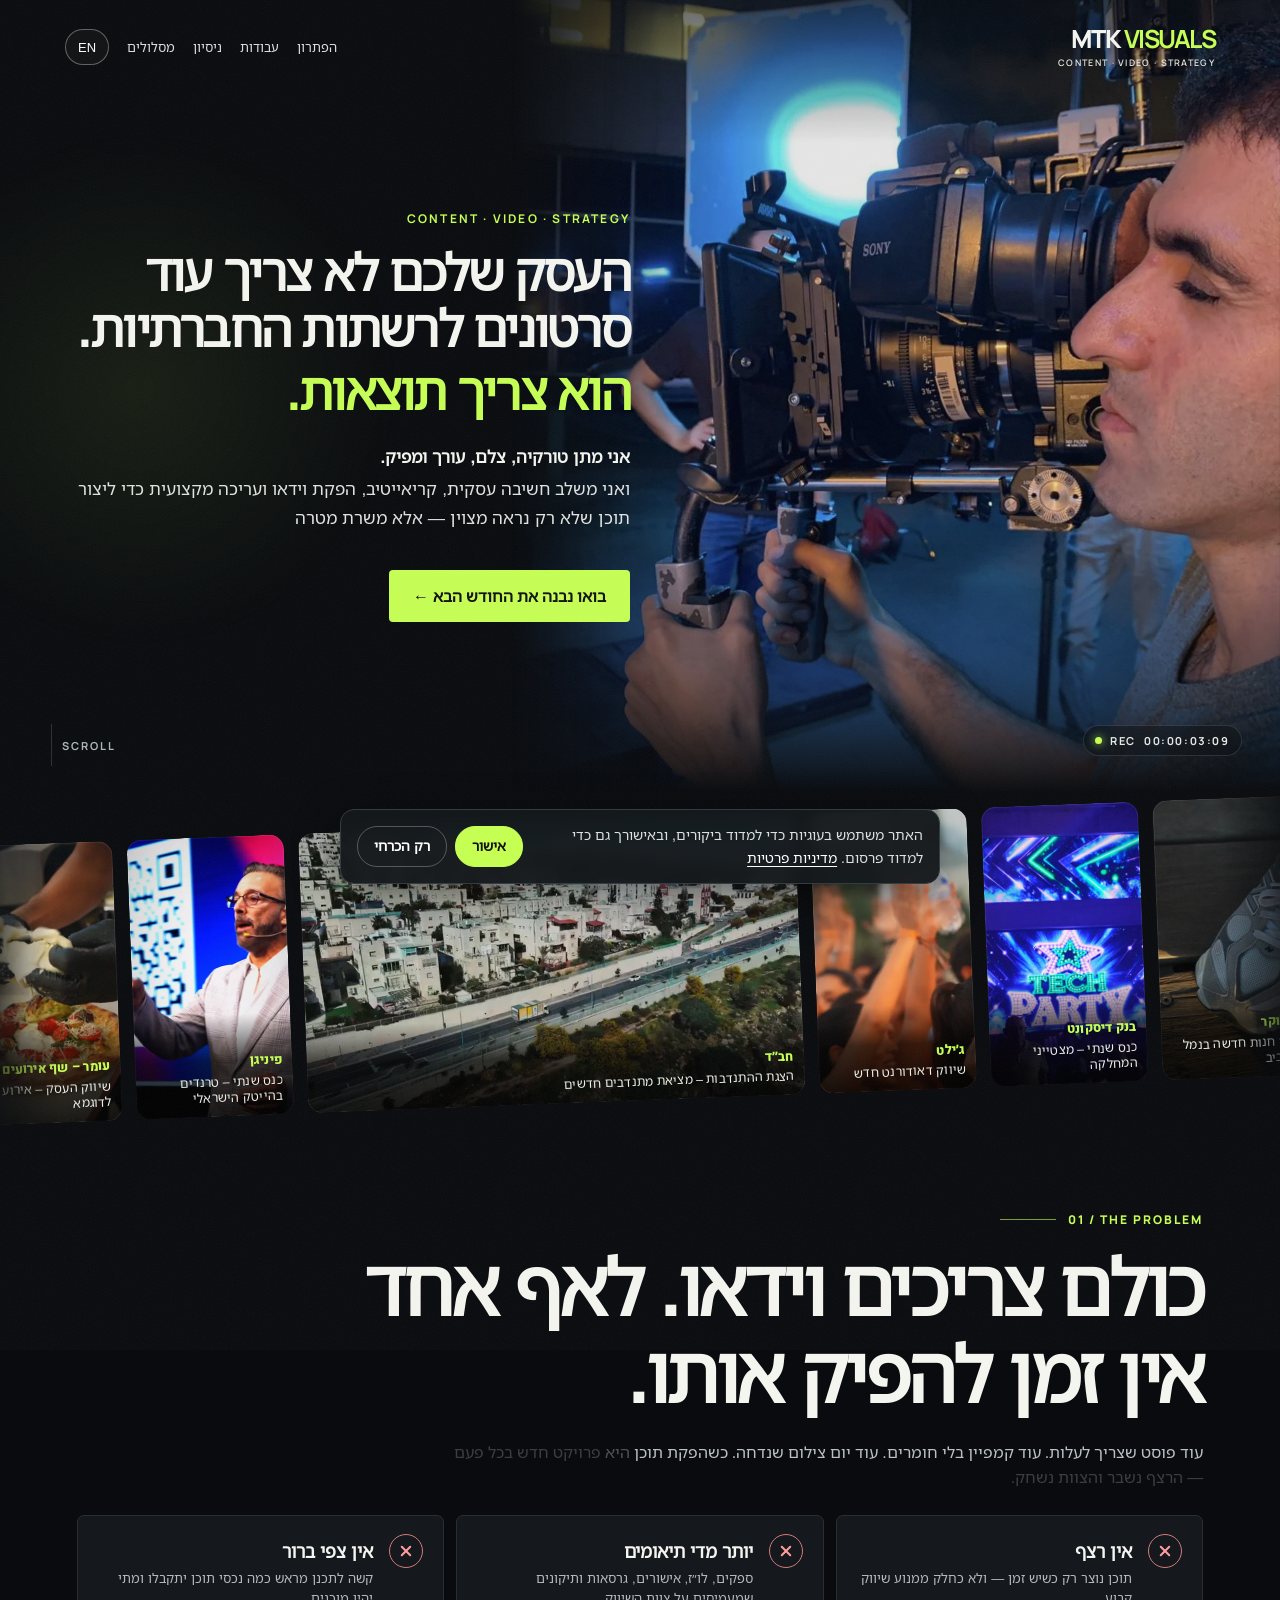
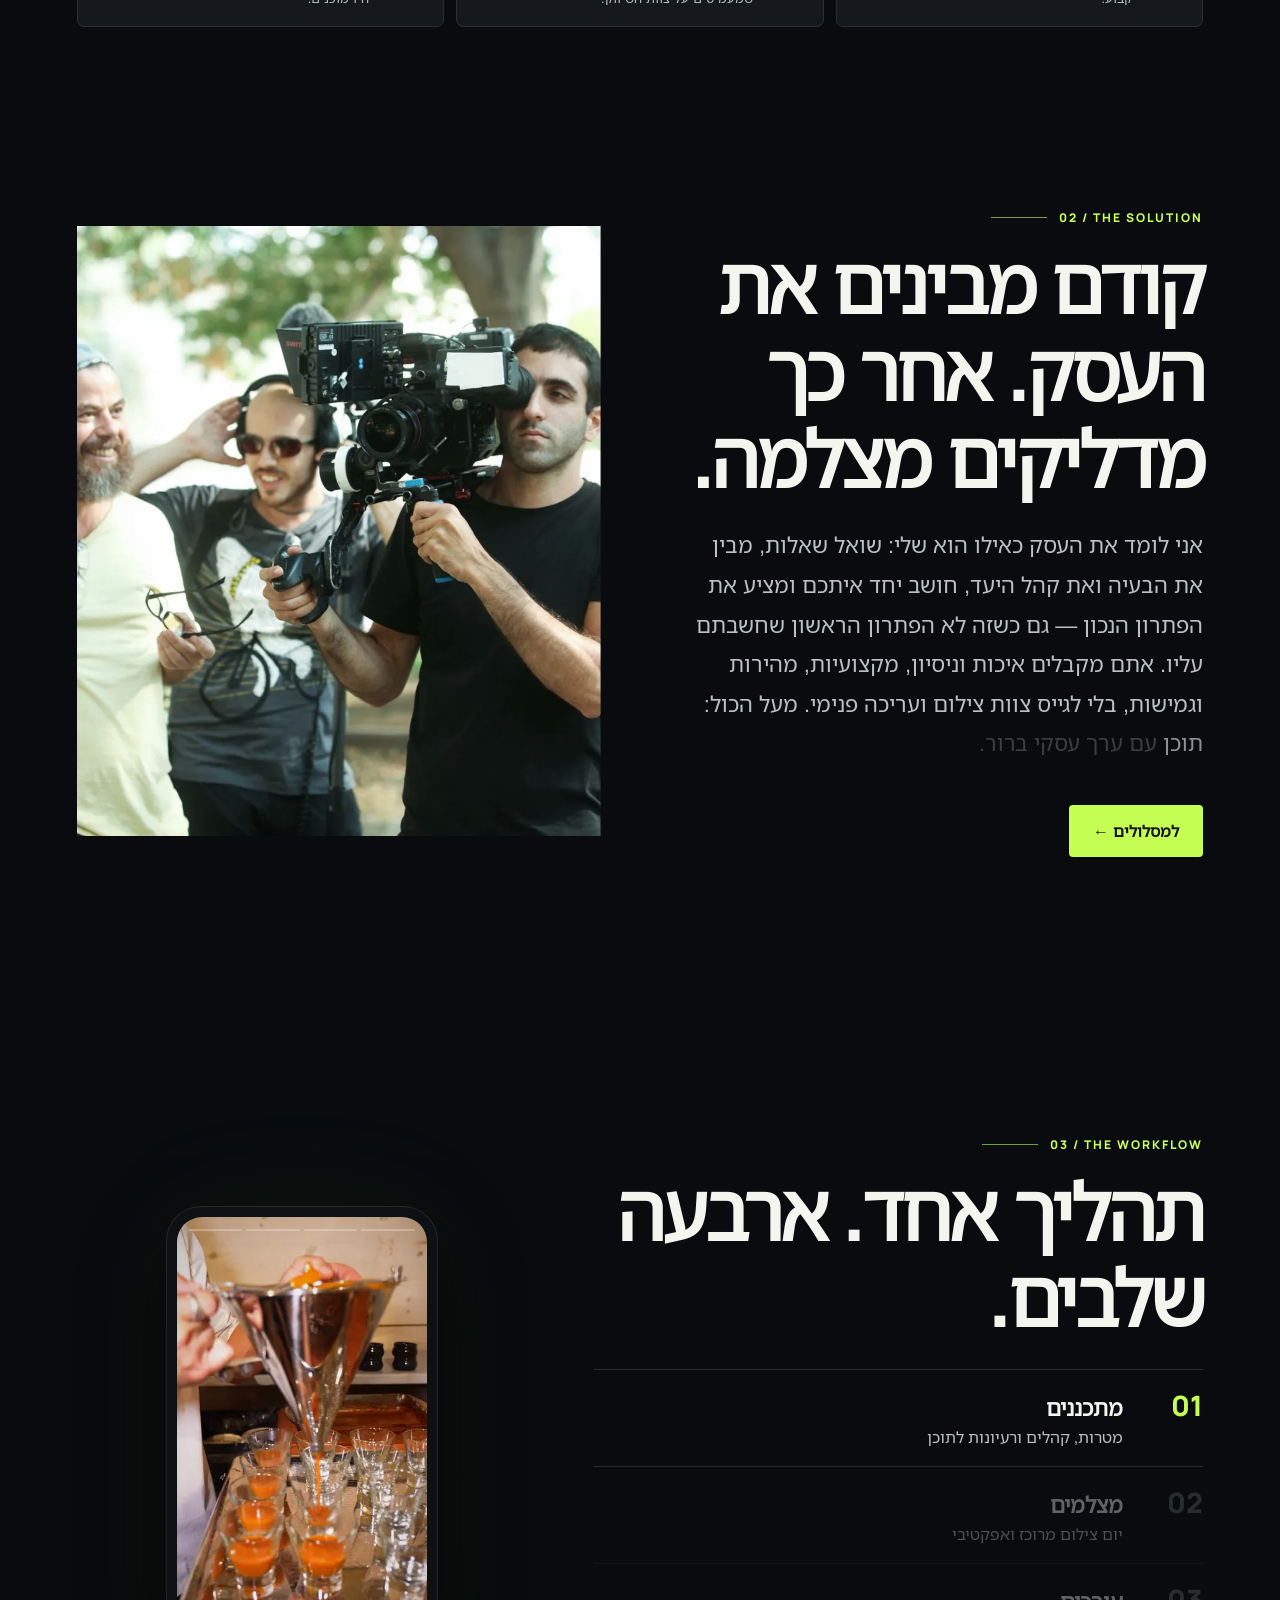
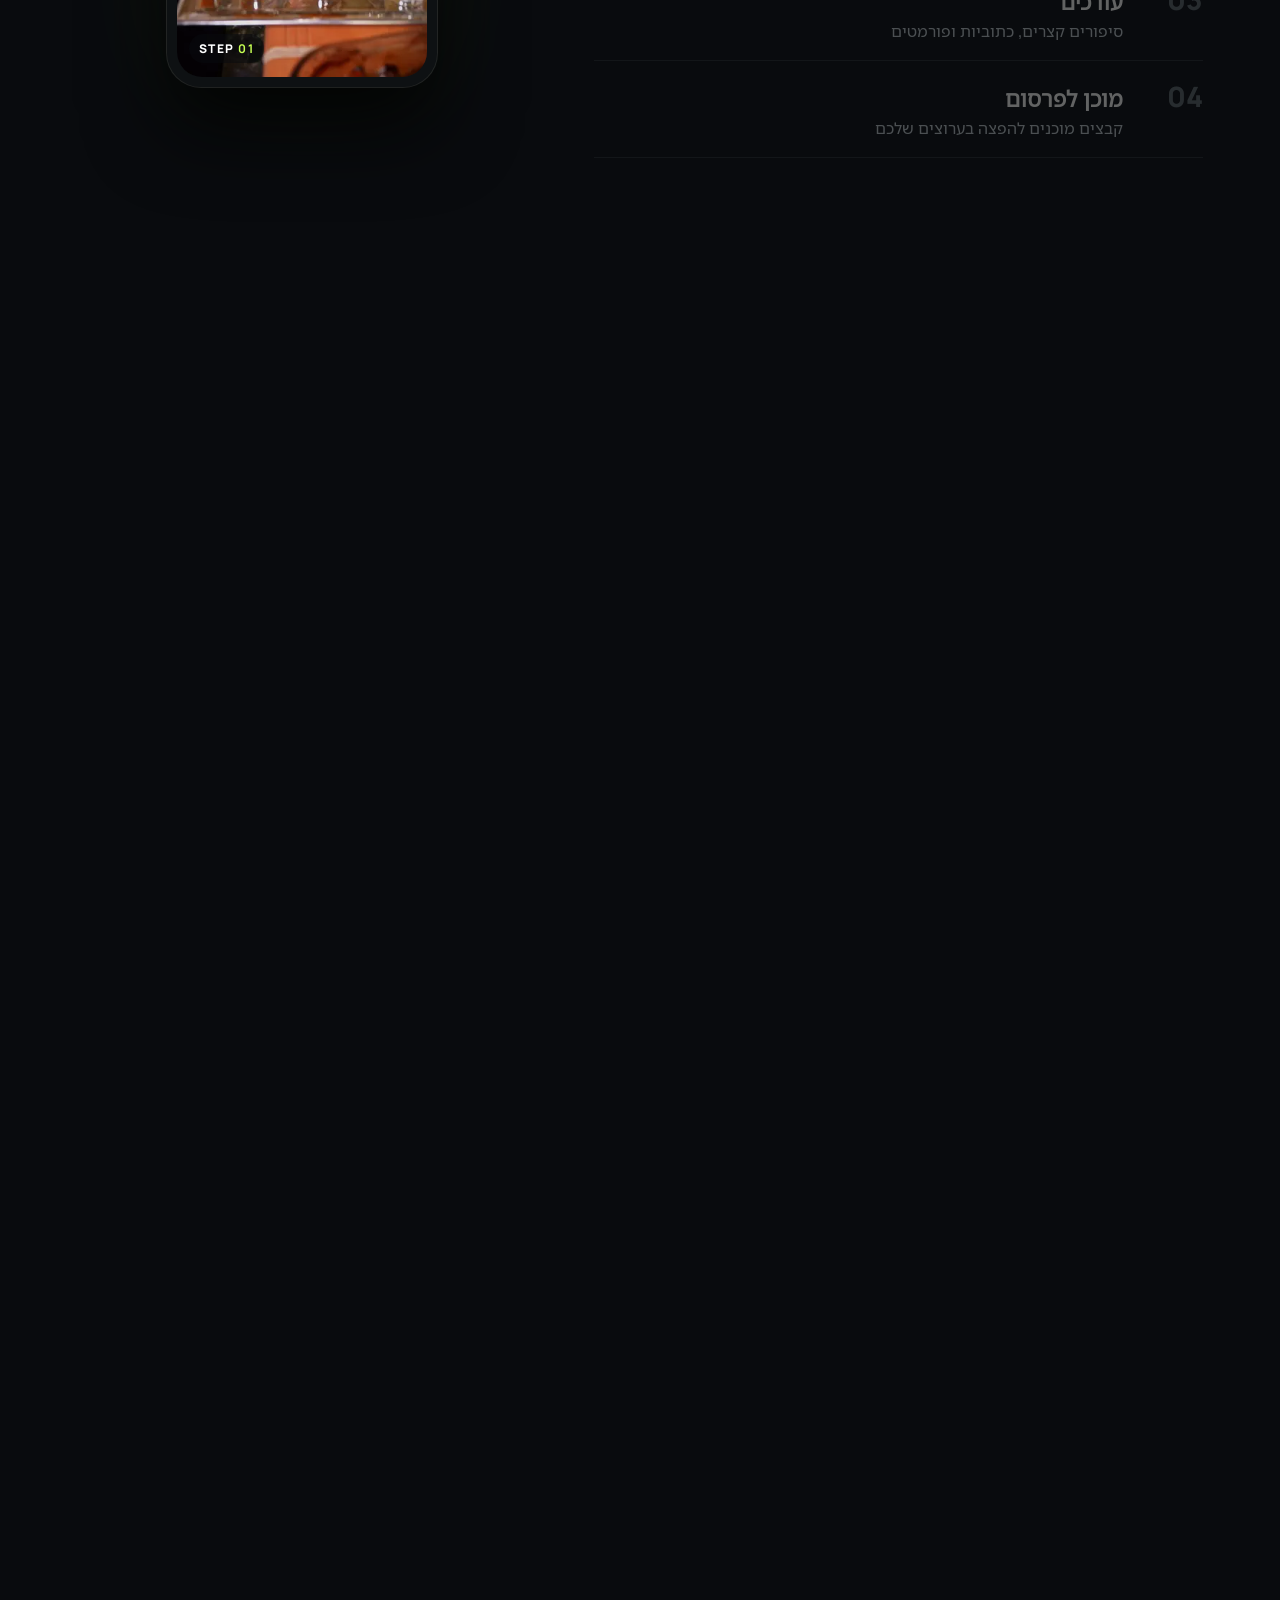
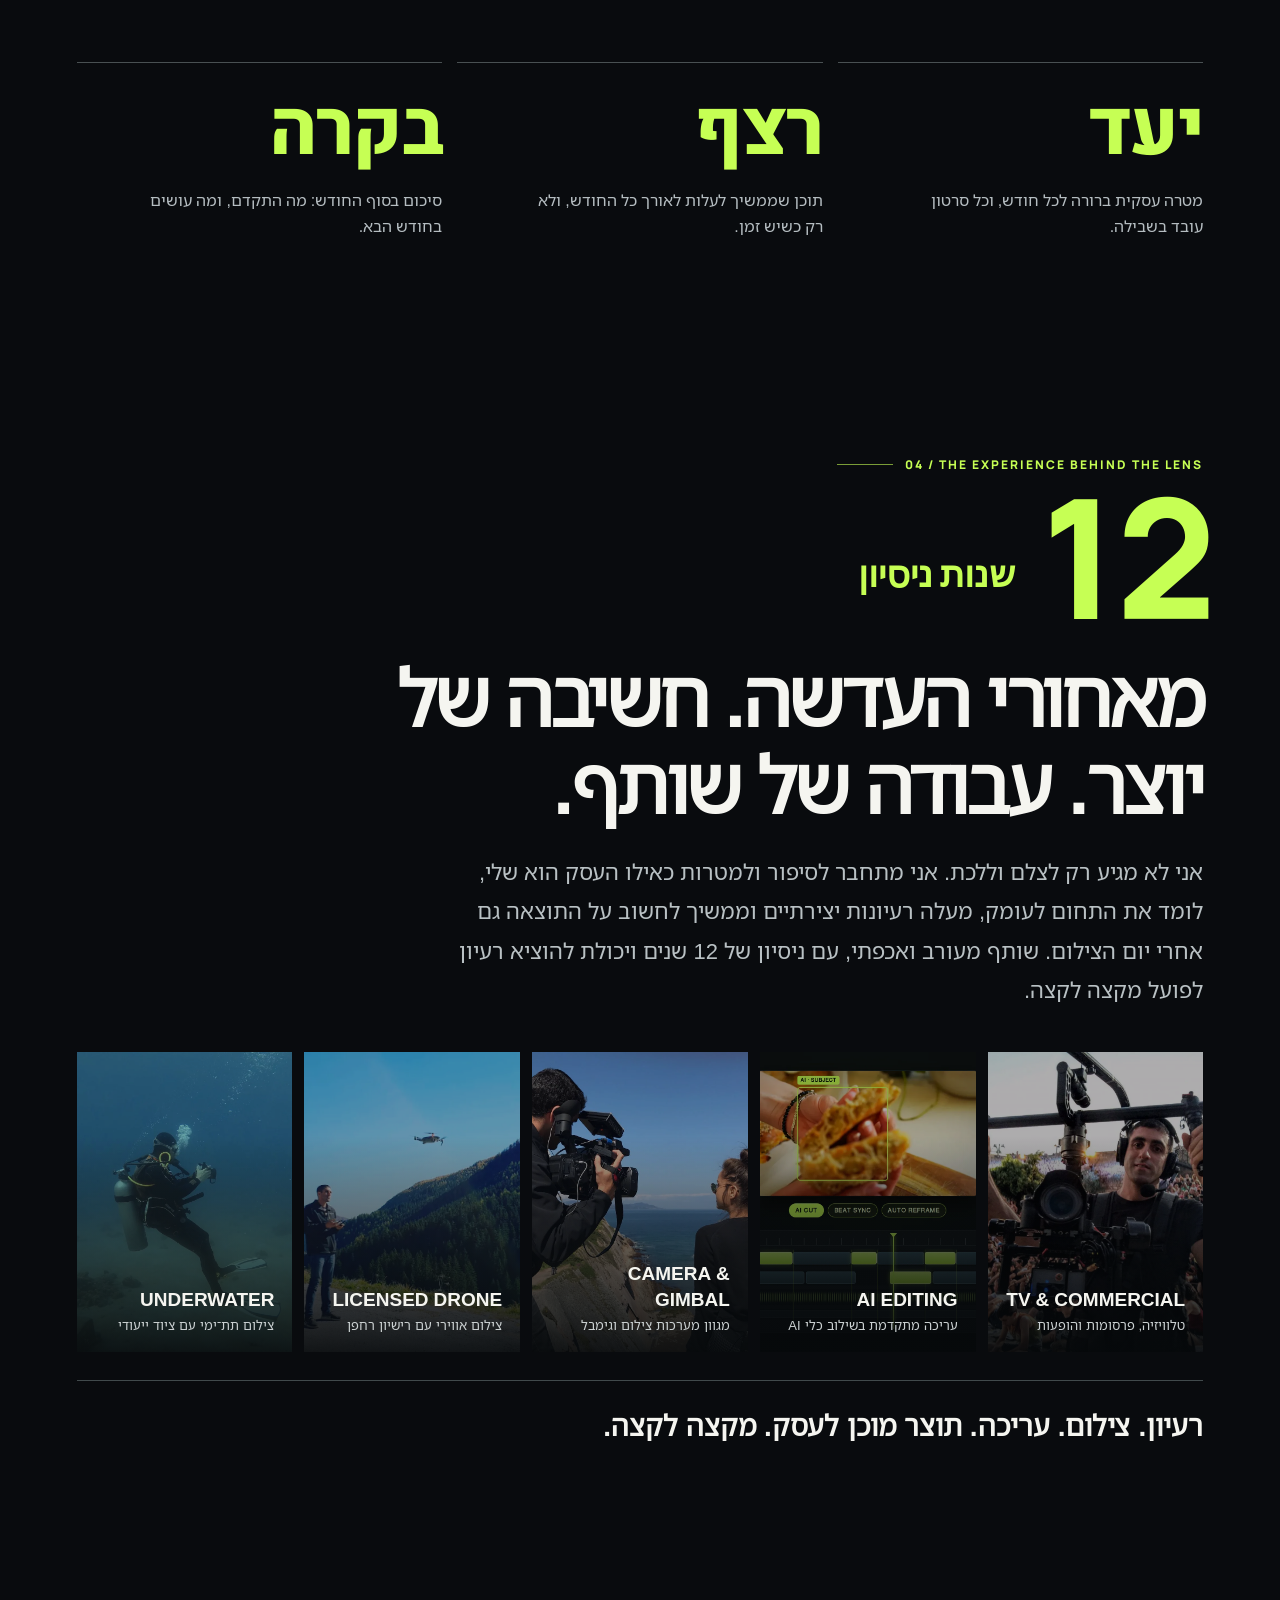
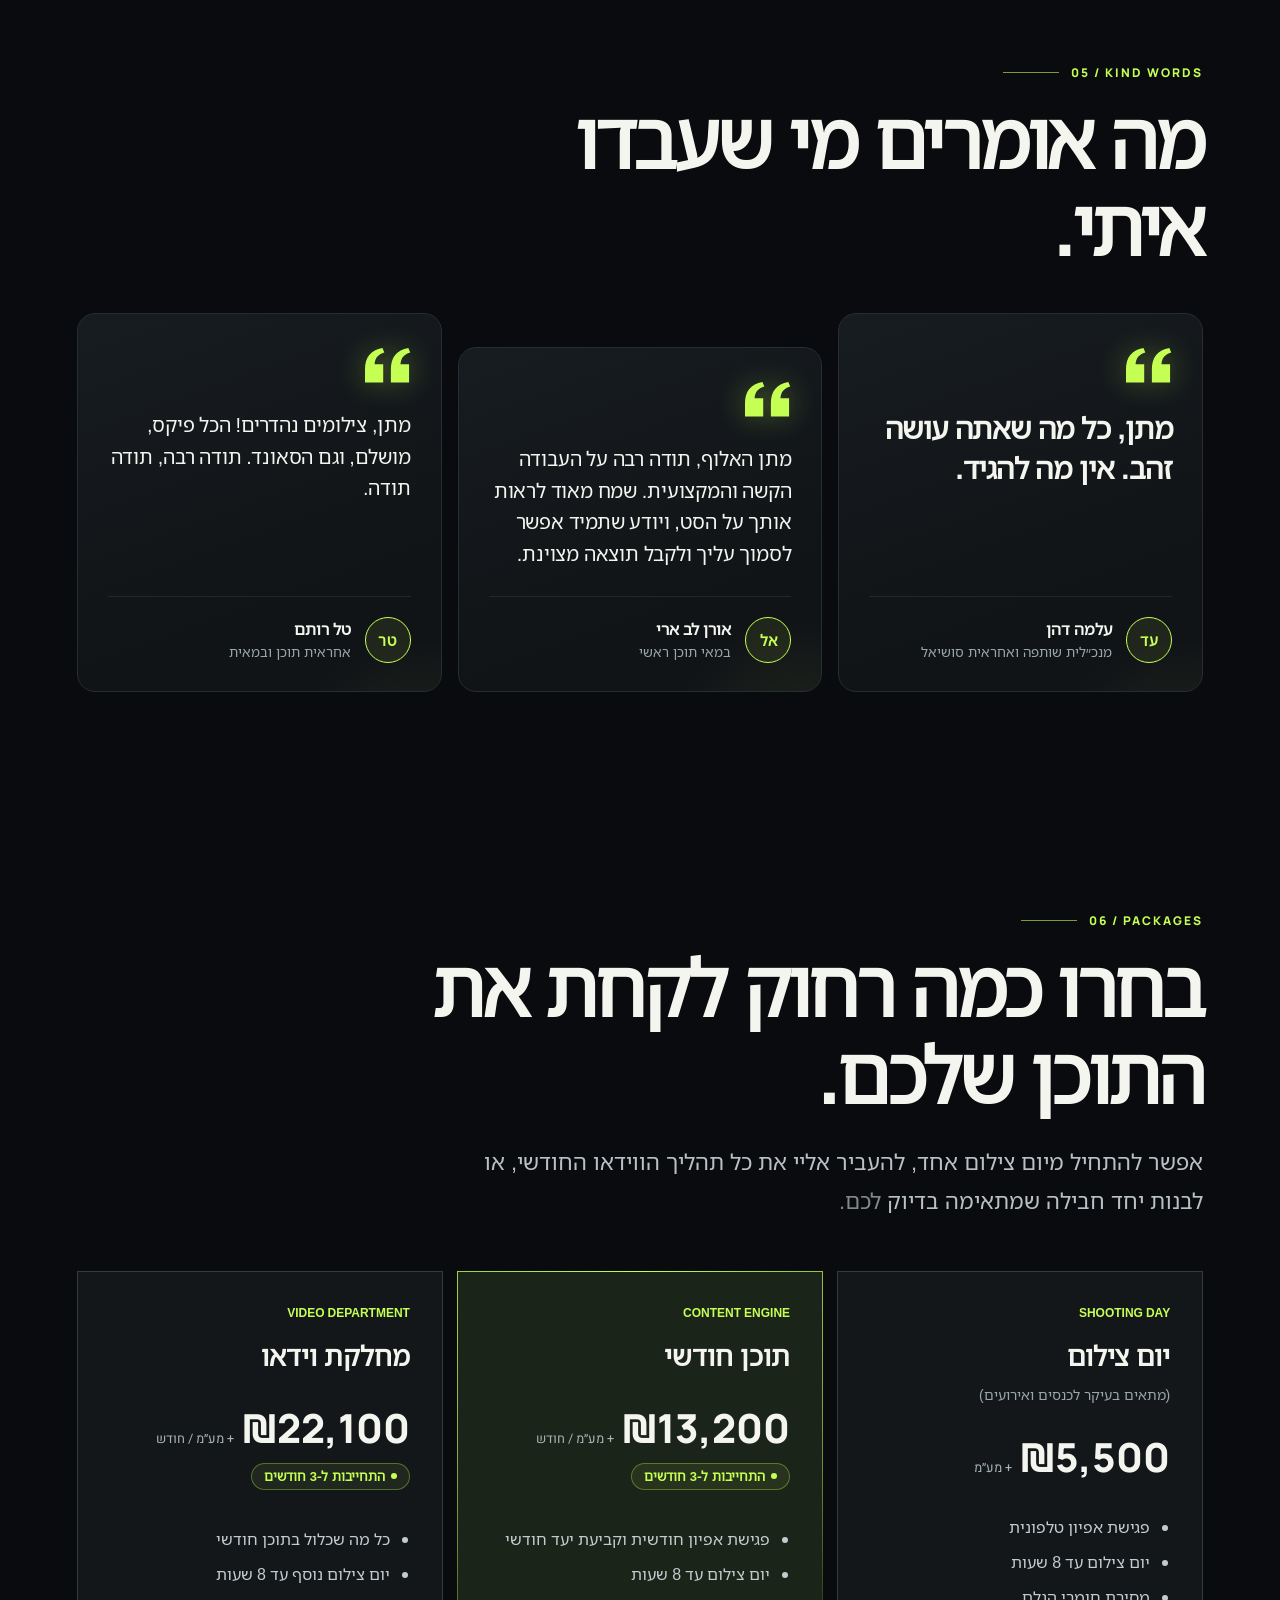
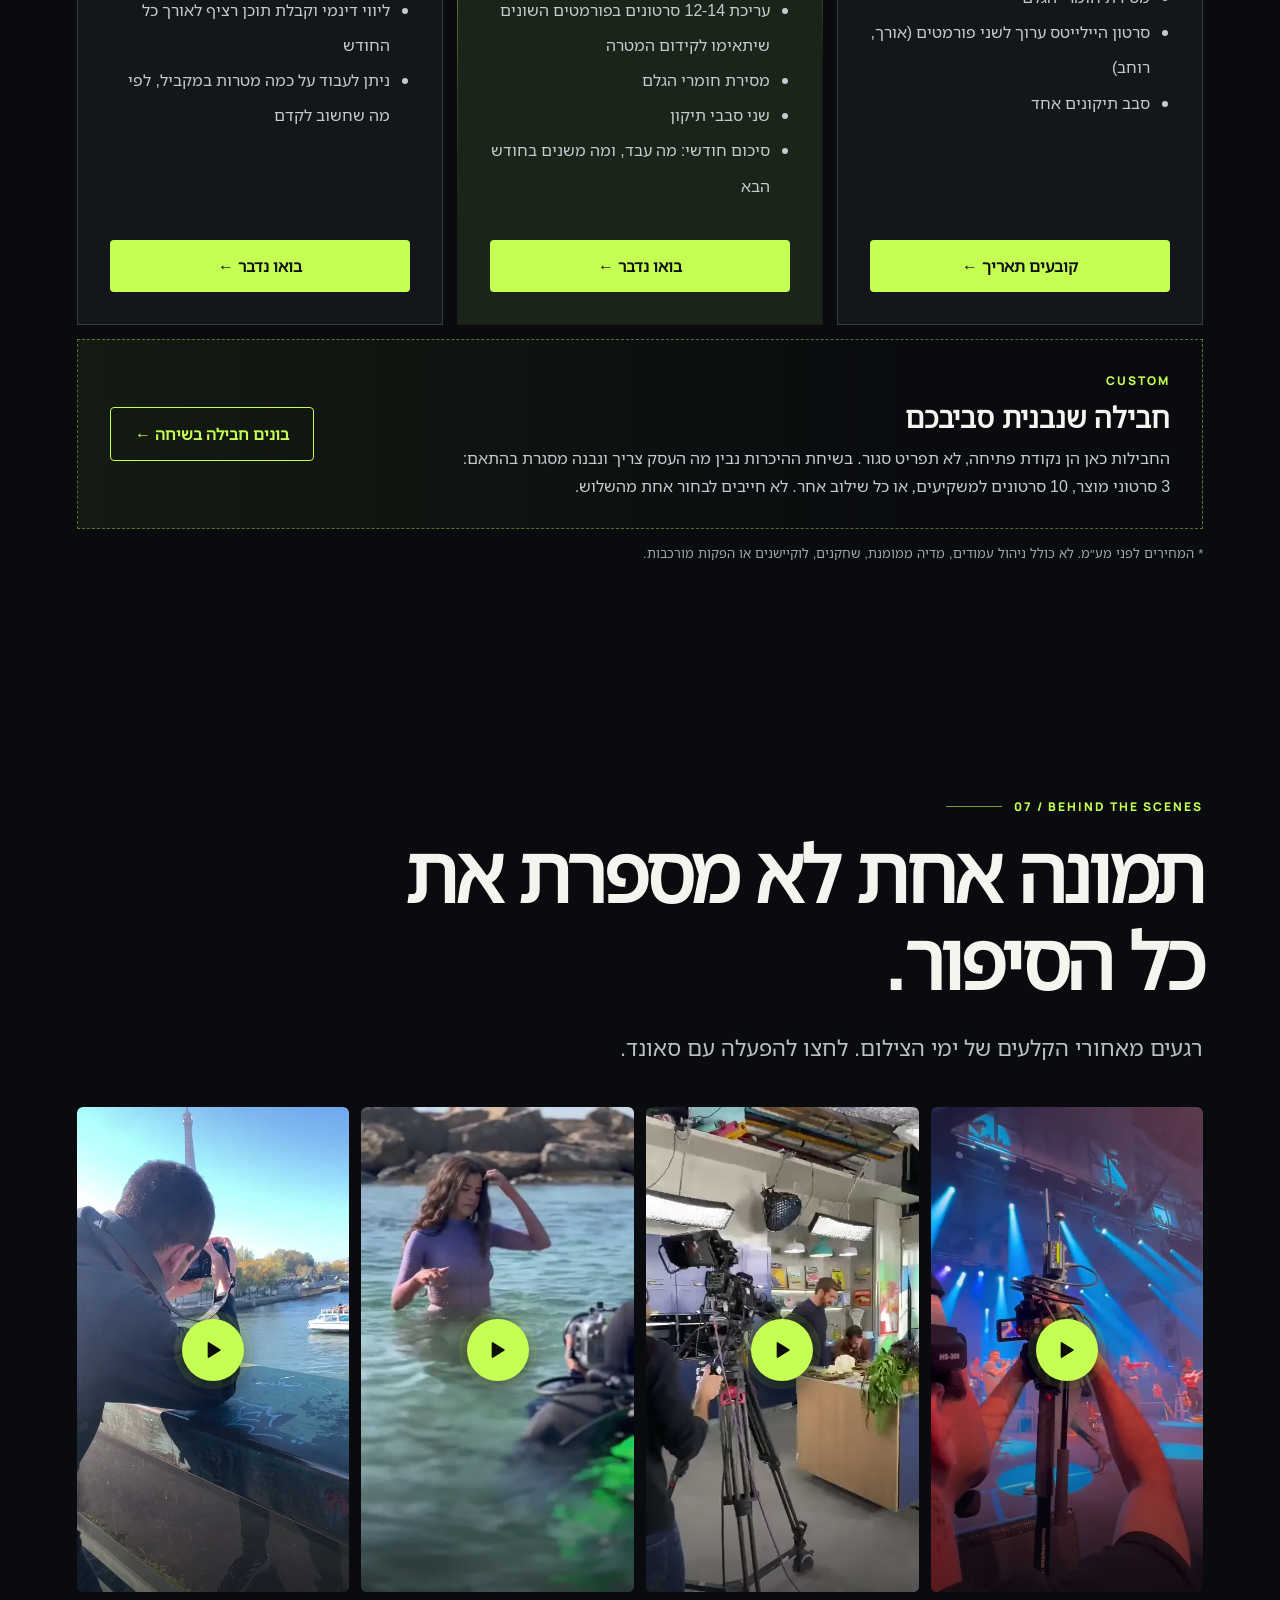
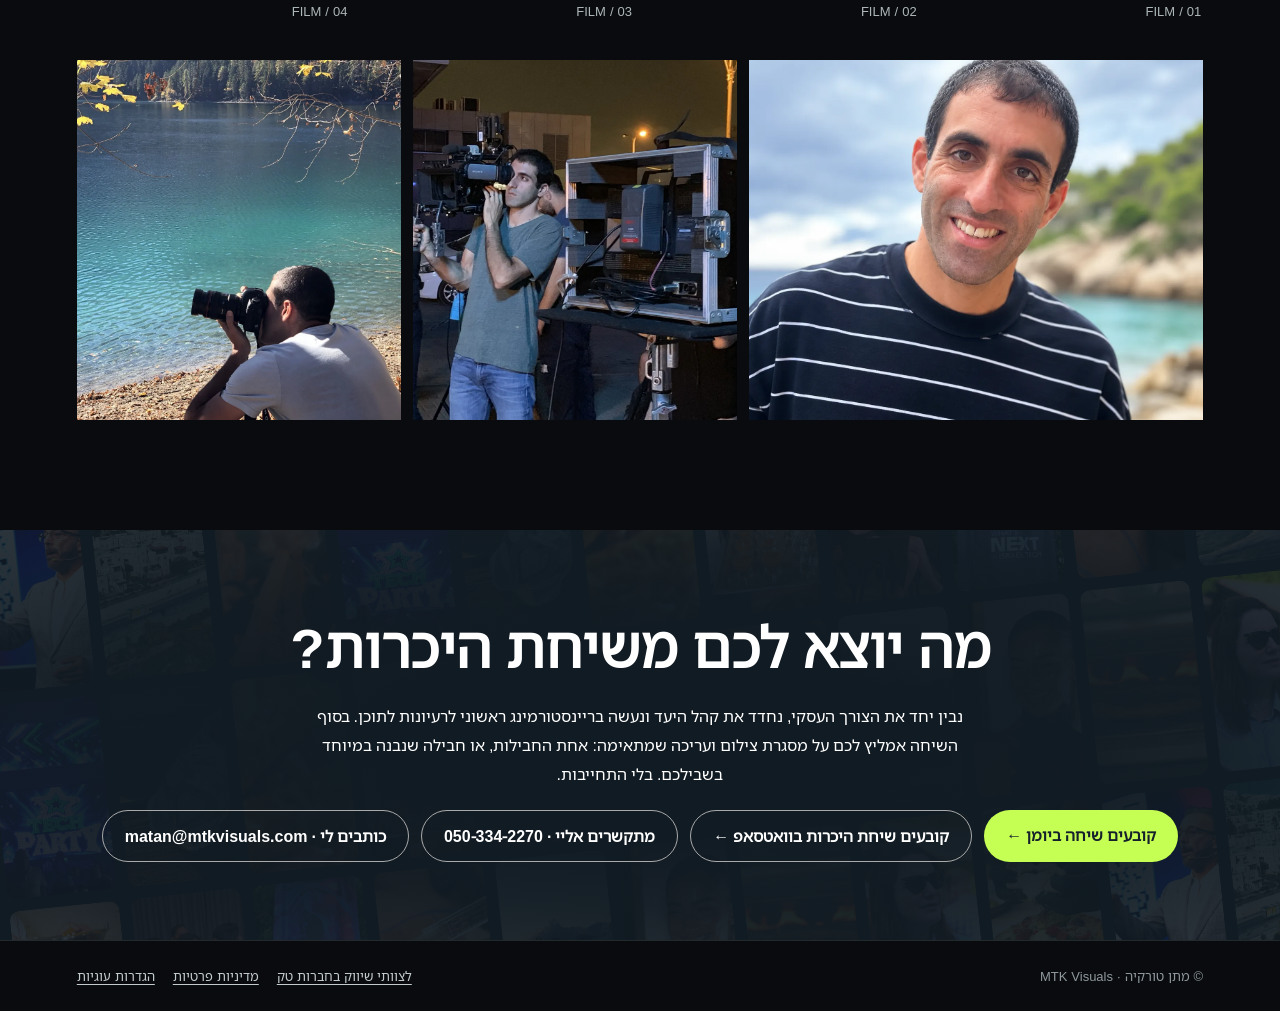
<file: index.html>
<!DOCTYPE html>

<html dir="rtl" lang="he"><head><meta charset="utf-8"/><meta content="width=device-width,initial-scale=1" name="viewport"/><meta content="#0a0b0d" name="theme-color"/><meta content="MTK VISUALS — מחלקת הווידאו החיצונית לעסק שלך. אסטרטגיה, צילום ועריכה בתהליך חודשי אחד." name="description"/><title>MTK Visuals | Content · Video · Strategy</title><link href="https://mtkvisuals.com/" rel="canonical"/><meta content="website" property="og:type"/><meta content="he_IL" property="og:locale"/><meta content="MTK Visuals" property="og:site_name"/><meta content="MTK Visuals | Content · Video · Strategy" property="og:title"/><meta content="MTK VISUALS — מחלקת הווידאו החיצונית לעסק שלך. אסטרטגיה, צילום ועריכה בתהליך חודשי אחד." property="og:description"/><meta content="https://mtkvisuals.com/assets/img/og.jpg" property="og:image"/><meta content="1200" property="og:image:width"/><meta content="630" property="og:image:height"/><meta content="summary_large_image" name="twitter:card"/><link href="assets/img/favicon.svg" rel="icon" type="image/svg+xml"/><link href="https://fonts.googleapis.com" rel="preconnect"/><link crossorigin="" href="https://fonts.gstatic.com" rel="preconnect"/><link href="https://fonts.googleapis.com/css2?family=Heebo:wght@300;400;500;600;700;800;900&amp;family=Manrope:wght@400;500;600;700;800&amp;display=swap" rel="stylesheet"/><link as="image" fetchpriority="high" href="assets/img/hero-4b.webp" rel="preload"/><style>
:root{--bg:#090b0e;--panel:#15191d;--white:#f5f5f0;--muted:#a6afb5;--accent:#c6ff54}*{box-sizing:border-box}html{scroll-behavior:smooth}body{margin:0;background:var(--bg);color:var(--white);font-family:Heebo,Manrope,Arial,sans-serif}body.en{font-family:Manrope,Arial,sans-serif}a{color:inherit;text-decoration:none}button{font:inherit;cursor:pointer}header{position:absolute;z-index:10;top:0;left:0;right:0;padding:24px clamp(20px,5vw,90px);display:flex;justify-content:space-between;align-items:center}.logo{font:800 25px Manrope;letter-spacing:-1.5px}.logo b{color:var(--accent)}nav{display:flex;align-items:center;gap:18px;font-size:13px}nav a{color:#dce0df}.lang{border:1px solid #ffffff55;background:#171a1a88;color:white;padding:8px 12px;border-radius:20px}.hero{min-height:94svh;position:relative;display:flex;align-items:end;overflow:hidden}.hero:before{content:"";position:absolute;inset:0;background:linear-gradient(0deg,#090b0e 0%,#090b0e33 72%),linear-gradient(90deg,#090b0e55,transparent);z-index:1}.hero video{position:absolute;width:100%;height:100%;object-fit:cover;inset:0;filter:brightness(.65)}.hero-content{position:relative;z-index:2;padding:150px clamp(20px,8vw,140px) 90px;max-width:1050px}.eyebrow{font:700 12px Manrope;letter-spacing:2.2px;color:var(--accent);text-transform:uppercase}.hero h1{font-size:clamp(54px,9.1vw,132px);line-height:1.02;letter-spacing:-.06em;margin:22px 0}.hero p{font-size:clamp(17px,2vw,24px);max-width:620px;line-height:1.65;color:#e0e4e1}.cta{display:inline-flex;gap:12px;align-items:center;background:var(--accent);color:#111;border-radius:4px;font-weight:800;padding:15px 24px;margin-top:20px}.ghost{background:transparent;border:1px solid #777;color:white;margin-inline-start:12px}.container{max-width:1320px;margin:auto;padding:110px clamp(20px,6vw,90px)}.kicker{font:800 12px Manrope;letter-spacing:2px;color:var(--accent);text-transform:uppercase}.section-title{font-size:clamp(38px,6vw,78px);line-height:1.13;letter-spacing:-.04em;margin:15px 0 24px;max-width:850px}.lead{font-size:clamp(17px,2vw,22px);color:#b9c1c4;line-height:1.8;max-width:760px}.grid3{display:grid;grid-template-columns:repeat(3,1fr);gap:16px;margin-top:50px}.tile{background:#15191d;border:1px solid #292e31;padding:32px;min-height:210px}.tile .num{color:var(--accent);font:800 13px Manrope}.tile h3{font-size:25px;margin:28px 0 10px}.tile p{color:#b3bbbf;line-height:1.7;margin:0}.split{display:grid;grid-template-columns:1fr 1fr;gap:7%;align-items:center}.split img{width:100%;height:610px;object-fit:cover;filter:grayscale(.2)}.steps{display:grid;grid-template-columns:repeat(4,1fr);gap:2px;margin-top:60px}.step{background:#1a1f21;padding:25px;min-height:180px}.step strong{color:var(--accent);font:800 34px Manrope}.step h3{font-size:22px}.step p{color:#b8c0c2}.stats{display:grid;grid-template-columns:repeat(3,1fr);gap:15px;margin-top:45px}.stat{border-top:1px solid #495052;padding-top:25px}.stat b{font:800 clamp(40px,6vw,78px) Manrope;color:var(--accent)}.stat p{color:#b5bdc1}.showcase{display:grid;grid-template-columns:repeat(2,1fr);gap:18px;margin-top:45px}.showcase video{width:100%;height:350px;object-fit:cover;background:#1b1b1b;border-radius:5px}.showcase figure{margin:0}.showcase figcaption{font-size:13px;color:#aeb7b8;padding:12px 0}.packages{display:grid;grid-template-columns:repeat(3,1fr);gap:14px;margin-top:50px}.package{border:1px solid #333c40;background:#13171a;padding:32px;display:flex;flex-direction:column}.package.featured{border-color:var(--accent);background:#1b2418}.package .tag{font-size:12px;color:var(--accent);font-weight:800}.package h3{font-size:27px;margin:16px 0}.price{font:800 40px Manrope;margin:10px 0}.price small{font:400 13px Heebo;color:#aab4b6}.package ul{padding-inline-start:20px;line-height:2.2;color:#c3cbce;flex:1}.package .cta{text-align:center;justify-content:center}.note{font-size:13px;color:#9da7ab;line-height:1.8}.gallery{display:grid;grid-template-columns:1.4fr 1fr 1fr;gap:12px;margin-top:35px}.gallery img{width:100%;height:360px;object-fit:cover}.footer{background:#c6ff54;color:#0b1009;text-align:center;padding:100px 20px}.footer h2{font-size:clamp(42px,7vw,90px);letter-spacing:-.05em;margin:10px 0}.footer .cta{background:#0a0b0d;color:white}.footer p{max-width:600px;margin:20px auto}.mobile-cta{display:none}body.en .hero h1{letter-spacing:-.075em}@media(max-width:800px){header{padding:18px 20px}nav a{display:none}.hero{min-height:85svh}.hero-content{padding:130px 22px 65px}.hero h1{font-size:clamp(50px,13vw,78px)}.container{padding:72px 20px}.grid3,.packages,.stats{grid-template-columns:1fr}.split{grid-template-columns:1fr}.split img{height:380px;order:-1}.steps{grid-template-columns:1fr 1fr}.showcase{grid-template-columns:1fr}.showcase video{height:280px}.gallery{grid-template-columns:1fr 1fr}.gallery img{height:230px}.gallery img:first-child{grid-column:span 2;height:320px}.mobile-cta{display:block;position:fixed;bottom:12px;left:15px;right:15px;z-index:20;background:var(--accent);color:#101510;text-align:center;padding:14px;font-weight:800;border-radius:6px;box-shadow:0 10px 35px #0009}body{padding-bottom:50px}}
.experience-grid{display:grid;grid-template-columns:repeat(4,1fr);gap:12px;margin-top:42px}.experience-card{position:relative;min-height:300px;overflow:hidden;background:#171b1e}.experience-card img{width:100%;height:100%;position:absolute;inset:0;object-fit:cover;filter:brightness(.68)}.experience-card:after{content:"";position:absolute;inset:0;background:linear-gradient(0deg,#06090be8,transparent 72%)}.experience-card .cap{position:absolute;bottom:18px;inset-inline:18px;z-index:1}.experience-card h3{font-size:19px;margin:0 0 4px}.experience-card p{font-size:13px;color:#cbd1d2;margin:0}.experience-big{font:800 clamp(72px,13vw,170px) Manrope;letter-spacing:-.09em;line-height:1;color:var(--accent)}.experience-end{margin-top:28px;border-top:1px solid #414a4c;padding-top:25px;font-size:clamp(19px,2.5vw,28px);font-weight:700}@media(max-width:800px){.experience-grid{grid-template-columns:repeat(2,1fr)}.experience-card{min-height:240px}}</style><style>.mtk-cta{background:#111b23;color:#fff;padding:78px 24px;text-align:center;direction:rtl}.mtk-cta h2{font-size:clamp(30px,4vw,55px);margin:0 0 18px}.mtk-cta p{max-width:680px;margin:0 auto 22px;line-height:1.8}.mtk-buttons{display:flex;gap:12px;justify-content:center;flex-wrap:wrap}.mtk-buttons a{padding:14px 22px;border-radius:30px;background:var(--accent);color:#15202b;text-decoration:none;font-weight:700}.mtk-buttons a+a{background:transparent;color:white;border:1px solid #aaa}.mtk-float{position:fixed;bottom:20px;left:20px;z-index:9999;background:#25d366;color:#102b1c!important;border-radius:40px;padding:13px 19px;text-decoration:none;font-weight:800;box-shadow:0 8px 30px #0004;direction:rtl}.logo-tagline{display:block;font:600 9px Manrope;letter-spacing:1.3px;color:#e0e5e0;margin-top:3px}.brand-lockup{line-height:1.1}@media(max-width:800px){.mtk-float{bottom:76px;left:12px;font-size:12px;padding:10px 12px}} </style><style>@font-face{font-family:"MTKHebrew";src:url(assets/fonts/mtk-hebrew.woff2) format("woff2");font-display:swap}
@font-face{font-family:"MTKEnglish";src:url(assets/fonts/mtk-english.woff2) format("woff2");font-display:swap}
/* Small, targeted changes to the original design */
body{font-family:"MTKHebrew",Arial,sans-serif}
body.en{font-family:"MTKEnglish",Arial,sans-serif}
.hero .hero-photo{position:absolute;inset:0;width:100%;height:100%;object-fit:cover;object-position:center 43%;filter:brightness(.68)}
#problem .tile{position:relative;min-height:185px;transition:transform .2s,border-color .2s}
#problem .tile:hover{transform:translateY(-4px);border-color:#718c48}
#problem .tile .num{display:inline-grid;place-items:center;width:34px;height:34px;border:1px solid #d37b7b;color:#ff9d9d;border-radius:50%;font-size:20px;line-height:1}
#problem .tile h3{margin-top:22px}
body.en #contact{direction:ltr}
@media(max-width:800px){body{padding-bottom:0}.hero .hero-photo{object-position:51% center}}
</style><style>
/* Compact problem row */
#problem{padding-top:70px;padding-bottom:72px}
#problem .grid3{grid-template-columns:repeat(3,minmax(0,1fr));gap:12px;margin-top:25px}
#problem .tile{min-height:0;padding:18px 20px;border-radius:7px;display:grid;grid-template-columns:22px 1fr;column-gap:10px;align-items:start}
#problem .tile .num{grid-row:1 / span 2;font-size:20px;line-height:1.3}
#problem .tile h3{font-size:18px;line-height:1.4;margin:0 0 5px}
#problem .tile p{font-size:13px;line-height:1.5;margin:0}
#problem .lead{font-size:16px;line-height:1.55}
.hero .hero-photo{position:absolute;inset:0;width:100%;height:100%;object-fit:cover;object-position:center 38%;filter:brightness(.66)}
@media(max-width:700px){#problem{padding-top:48px;padding-bottom:50px}#problem .grid3{grid-template-columns:repeat(3,minmax(0,1fr));gap:6px;margin-top:20px}#problem .tile{display:block;padding:10px 8px;min-width:0}#problem .tile .num{display:block;font-size:17px;margin-bottom:5px}#problem .tile h3{font-size:13px;line-height:1.25;margin-bottom:4px}#problem .tile p{font-size:10px;line-height:1.4;overflow-wrap:anywhere}#problem .lead{font-size:14px}}

/* ===== v5: river = native horizontal scroller driven by JS ===== */
#reels .river-row{overflow-x:auto;overflow-y:hidden;scrollbar-width:none;overscroll-behavior-x:contain;-webkit-overflow-scrolling:touch;cursor:grab}
#reels .river-row::-webkit-scrollbar{display:none}
#reels .river-row.dragging{cursor:grabbing}
#reels .river-row.dragging .rc{transition:none}
.river-track{animation:none!important;transform:none!important}
.river .rc .play-dot{inset:10px 10px auto auto}
.rc-cap{position:absolute;left:0;right:0;bottom:0;z-index:1;padding:38px 10px 10px;background:linear-gradient(180deg,#0000,#000000b8 46%,#000000e0);direction:rtl;text-align:right;pointer-events:none;line-height:1.28}
.rc-cap b{display:block;font:800 12.5px/1.25 Heebo,Manrope,sans-serif;color:var(--accent);margin-bottom:3px}
.rc-cap span{display:-webkit-box;-webkit-line-clamp:3;-webkit-box-orient:vertical;overflow:hidden;font-size:12px;color:#eef1ea}
body.en .rc-cap{direction:ltr;text-align:left}
body.en .rc-cap b{font-family:Manrope,sans-serif}
.river-nav{position:absolute;top:50%;z-index:4;width:50px;height:50px;margin-top:-25px;border-radius:50%;border:1px solid #c6ff5470;background:#0b0d10d9;color:var(--accent);font:700 28px/1 Manrope,sans-serif;display:grid;place-items:center;padding:0 0 3px;cursor:pointer;opacity:0;transition:opacity .3s,transform .3s,background .25s,color .25s;-webkit-backdrop-filter:blur(6px);backdrop-filter:blur(6px)}
.river-nav.prev{left:20px}.river-nav.next{right:20px}
.river:hover .river-nav,.river-nav:focus-visible{opacity:1}
.river-nav:hover,.river-nav:focus-visible{background:var(--accent);color:#0b1009;transform:scale(1.08)}
.lb-ctx{display:block;margin-top:8px;font:500 15px/1.45 Heebo,Manrope,sans-serif;letter-spacing:0;text-transform:none;color:#e6ebe2;direction:rtl}
body.en .lb-ctx{direction:ltr;font-family:Manrope,sans-serif}
@media (hover:none),(pointer:coarse){ .river-nav{display:none} #reels .river-row{cursor:auto} }
@media (max-width:800px){ .rc-cap{padding:30px 8px 8px} .rc-cap b{font-size:11.5px} .rc-cap span{font-size:11px;-webkit-line-clamp:4} }
/* ===== v5: packages minimum-term pill ===== */
.package .pkg-term{align-self:flex-start;display:inline-flex;align-items:center;gap:6px;margin:-2px 0 16px;padding:5px 12px;border-radius:999px;border:1px solid #c6ff5455;background:#c6ff5412;color:var(--accent);font-size:13px;font-weight:700;line-height:1.2}
.package .pkg-term:before{content:"";width:6px;height:6px;border-radius:50%;background:var(--accent)}
</style><script>
(function(){
  function setLang(lang){
    var root=document.documentElement;
    root.lang=lang;root.dir=(lang==='he'?'rtl':'ltr');
    if(document.body) document.body.classList.toggle('en',lang==='en');
    document.querySelectorAll('[data-he][data-en]').forEach(function(el){
      var val=el.getAttribute('data-'+lang);
      if(val!==null)el.textContent=val;
    });
    var btn=document.getElementById('switch');
    if(btn){btn.textContent=(lang==='he'?'EN':'עברית');btn.setAttribute('aria-label',lang==='he'?'Switch to English':'מעבר לעברית');}
    try{document.dispatchEvent(new CustomEvent('mtk:lang',{detail:lang}));}catch(e){}
  }
  window.mtkToggleLanguage=function(){setLang(document.documentElement.lang==='en'?'he':'en');};
  document.addEventListener('DOMContentLoaded',function(){setLang('he');});
})();
</script><style>.case-head{display:flex;flex-wrap:wrap;justify-content:space-between;align-items:baseline;gap:6px 24px;margin-top:46px;padding-top:18px;border-top:1px solid #2d3437}.case-head h3{font-size:clamp(20px,2.4vw,28px);margin:0;letter-spacing:-.01em}.case-head span{font:700 12px Manrope;letter-spacing:1.4px;color:var(--accent);text-transform:uppercase}.reels{display:grid;grid-template-columns:repeat(5,minmax(0,1fr));gap:12px;margin-top:18px}.reels.bts{grid-template-columns:repeat(4,minmax(0,1fr));margin-top:40px}.reel{margin:0;min-width:0}.reel video{display:block;width:100%;aspect-ratio:9/16;object-fit:cover;background:#15191d;border-radius:6px}.reel figcaption{font-size:13px;color:#aeb7b8;padding:10px 2px 0}.reel figcaption b{color:var(--accent);font:800 12px Manrope;margin-inline-end:8px}.swipe-hint{display:none}#bts .gallery{margin-top:40px}.outcomes .stat b{font-family:Heebo,"MTKHebrew",Arial,sans-serif;font-weight:800;letter-spacing:-.02em;display:block;line-height:1.1}body.en .outcomes .stat b{font-family:Manrope,Arial,sans-serif}.outcomes .stat p{max-width:30ch;line-height:1.6}#work .section-title{margin-bottom:0}@media(max-width:800px){.reels,.reels.bts{display:flex;overflow-x:auto;scroll-snap-type:x mandatory;gap:10px;margin-inline:-20px;padding-inline:20px;scroll-padding-inline:20px;scrollbar-width:none}.reels::-webkit-scrollbar{display:none}.reel{flex:0 0 58%;scroll-snap-align:start}.swipe-hint{display:block;font-size:12px;color:#8f9a9d;margin:10px 0 0}.case-head{margin-top:36px}}</style><style id="v3">/* v3 motion layer. Same palette as the site: --bg, --panel, --white, --muted, --accent (+ #111b23 contact band) */
:root{--ease:cubic-bezier(.2,.7,.1,1);--ease-io:cubic-bezier(.65,0,.35,1);--line:#262c2f;--card:#15191d;--cta-bg:#111b23}
[hidden]{display:none!important}
html{scroll-behavior:smooth}
body{overflow-x:hidden}
::selection{background:var(--accent);color:#0b1009}

/* ---------- film grain + scroll progress ---------- */
.grain{position:fixed;inset:-50%;z-index:60;pointer-events:none;opacity:.05;
 background-image:url("data:image/svg+xml,%3Csvg xmlns='http://www.w3.org/2000/svg' width='180' height='180'%3E%3Cfilter id='n'%3E%3CfeTurbulence type='fractalNoise' baseFrequency='.9' numOctaves='2' stitchTiles='stitch'/%3E%3C/filter%3E%3Crect width='100%25' height='100%25' filter='url(%23n)'/%3E%3C/svg%3E");
 animation:grain 1s steps(6) infinite}
@keyframes grain{0%{transform:translate(0,0)}20%{transform:translate(-3%,2%)}40%{transform:translate(2%,-3%)}60%{transform:translate(-2%,-1%)}80%{transform:translate(3%,3%)}100%{transform:translate(0,0)}}
.progress{position:fixed;top:0;left:0;right:0;height:2px;z-index:70;background:var(--accent);transform-origin:right center;transform:scaleX(0);pointer-events:none}

/* ---------- floating pill header (nas-style) ---------- */
header{position:fixed!important;top:env(safe-area-inset-top,0px);left:0;right:0;transition:padding .45s var(--ease),background-color .45s,border-color .45s,top .45s var(--ease),max-width .45s var(--ease),border-radius .45s;border:1px solid transparent;margin:0 auto;max-width:100%}
header.scrolled{top:calc(env(safe-area-inset-top,0px) + 12px);max-width:min(1120px,calc(100% - 24px));padding:10px 14px 10px 22px;border-radius:999px;background:rgba(17,21,24,.72);-webkit-backdrop-filter:blur(16px) saturate(140%);backdrop-filter:blur(16px) saturate(140%);border-color:#ffffff14;box-shadow:0 14px 40px #0007}
header.scrolled .logo{font-size:21px}
header.scrolled .logo-tagline{display:none}
header .logo{transition:font-size .45s var(--ease)}
nav a{position:relative}
nav a:after{content:"";position:absolute;inset-inline:0;bottom:-5px;height:1px;background:var(--accent);transform:scaleX(0);transform-origin:right;transition:transform .35s var(--ease)}
nav a:hover:after{transform:scaleX(1);transform-origin:left}

/* ---------- hero 4B ---------- */
.hero.h4b{min-height:min(88svh,960px);display:flex;align-items:center;overflow:hidden;position:relative;isolation:isolate}
.hero.h4b:before{display:none}
.h4b .hero-media{position:absolute;top:0;bottom:0;right:0;width:60%;overflow:hidden;
 -webkit-mask-image:linear-gradient(to right,transparent 0,#000 22%);mask-image:linear-gradient(to right,transparent 0,#000 22%);
 animation:mediaIn 1.4s var(--ease) both}
.h4b .hero-media:after{content:"";position:absolute;inset:0;background:linear-gradient(0deg,var(--bg) 0%,#090b0e88 12%,transparent 34%),linear-gradient(180deg,#090b0e99 0%,transparent 18%);pointer-events:none}
.h4b .hero-photo{position:absolute;inset:-4% 0 0 0;width:100%;height:104%;object-fit:cover;object-position:100% 50%;filter:brightness(.9);will-change:transform;animation:photoIn 2.2s var(--ease) both}
@keyframes mediaIn{from{clip-path:inset(0 0 0 45%)}to{clip-path:inset(0 0 0 0)}}
@keyframes photoIn{from{transform:scale(1.14)}to{transform:scale(1)}}
.h4b .hero-glow{position:absolute;z-index:-1;width:46vw;height:46vw;left:-12vw;top:12%;border-radius:50%;background:radial-gradient(circle,#c6ff5414 0%,transparent 62%);filter:blur(10px);animation:drift 14s ease-in-out infinite alternate;pointer-events:none}
@keyframes drift{to{transform:translate(8vw,6vh) scale(1.15)}}
.h4b .hero-content{position:relative;z-index:2;width:50%;max-width:none;margin-inline-start:auto;padding:130px 10px 90px clamp(24px,5.5vw,90px)}
body.en .h4b .hero-content{margin-inline-start:0;margin-inline-end:auto}
body.en .h4b h1{letter-spacing:-.03em}
.h4b h1{font-size:clamp(34px,3.9vw,60px);line-height:1.12;letter-spacing:-.035em;margin:18px 0 22px;font-weight:800;text-wrap:balance}
.h4b h1 .hl{display:block;color:var(--accent);margin-top:.14em}
.h4b .hero-sub{font-size:clamp(16px,1.35vw,20px);max-width:560px;line-height:1.7;color:#e0e4e1;animation:fadeUp .9s .75s var(--ease) both}
.h4b .eyebrow{animation:fadeUp .8s .05s var(--ease) both}
.h4b .cta{animation:fadeUp .9s .95s var(--ease) both}
@keyframes fadeUp{from{opacity:.0;transform:translateY(18px)}to{opacity:1;transform:none}}
.split-w .w{display:inline-block;white-space:pre}
.h4b .split-w .w{animation:wordIn .9s var(--ease) both;animation-delay:calc(var(--i) * 45ms + 180ms)}
@keyframes wordIn{from{opacity:.08;transform:translateY(.45em) rotate(2deg);filter:blur(8px)}to{opacity:1;transform:none;filter:none}}
.rec{position:absolute;z-index:3;right:clamp(18px,3vw,40px);bottom:clamp(18px,4vh,40px);display:flex;align-items:center;gap:8px;font:700 11px Manrope,Arial,sans-serif;letter-spacing:1.6px;color:#e6eae6;direction:ltr;font-variant-numeric:tabular-nums;background:#090b0e66;border:1px solid #ffffff1f;padding:7px 11px;border-radius:999px;-webkit-backdrop-filter:blur(6px);backdrop-filter:blur(6px)}
.rec i{width:7px;height:7px;border-radius:50%;background:var(--accent);box-shadow:0 0 10px var(--accent);animation:blink 1.2s steps(2) infinite}
@keyframes blink{50%{opacity:.15}}
.scroll-cue{position:absolute;z-index:3;left:clamp(20px,4vw,60px);bottom:26px;display:flex;align-items:center;gap:10px;font:700 11px Manrope,Arial,sans-serif;letter-spacing:2px;color:#aeb7b8;direction:ltr}
.scroll-cue span{width:1px;height:42px;background:#ffffff26;position:relative;overflow:hidden}
.scroll-cue span:after{content:"";position:absolute;left:0;top:-40%;width:1px;height:40%;background:var(--accent);animation:cue 1.8s var(--ease-io) infinite}
@keyframes cue{to{top:100%}}

/* ---------- CTA micro-interactions ---------- */
.cta{transition:transform .35s var(--ease),box-shadow .35s var(--ease),background-color .3s;will-change:transform}
.cta:hover{box-shadow:0 10px 30px #c6ff5433}
.ghost:hover,.footer .cta:hover{box-shadow:none}
.mtk-buttons a{transition:transform .35s var(--ease),background-color .3s,color .3s}
.mtk-buttons a:hover{transform:translateY(-2px)}

/* ---------- reel river (marquee of every edited reel) ---------- */
.river{position:relative;padding:34px 0 46px;overflow:hidden;direction:ltr}
.river-tilt{transform:rotate(-2.2deg) scale(1.04);display:grid;gap:14px}
.river-row{overflow:hidden;-webkit-mask-image:linear-gradient(90deg,transparent,#000 6%,#000 94%,transparent);mask-image:linear-gradient(90deg,transparent,#000 6%,#000 94%,transparent)}
.river-track{display:flex;gap:14px;width:max-content;animation:marq var(--dur,90s) linear infinite}
.river-row.rev .river-track{animation-direction:reverse}
.river-row:hover .river-track{animation-play-state:paused}
@keyframes marq{from{transform:translateX(0)}to{transform:translateX(calc(-50% - 7px))}}
.rc{position:relative;flex:0 0 auto;width:clamp(112px,11vw,158px);aspect-ratio:9/16;border-radius:14px;overflow:hidden;border:0;padding:0;background:var(--card);cursor:pointer;transition:transform .45s var(--ease),box-shadow .45s var(--ease);outline-offset:3px}
.rc video,.wc video{position:absolute;inset:0;width:100%;height:100%;object-fit:cover;display:block;background:var(--card)}
.rc:after{content:"";position:absolute;inset:0;border-radius:inherit;box-shadow:inset 0 0 0 1px #ffffff14;pointer-events:none}
.rc:hover,.rc:focus-visible{transform:translateY(-6px) scale(1.04);box-shadow:0 18px 40px #000a}
.play-dot{position:absolute;inset:auto 10px 10px auto;width:34px;height:34px;border-radius:50%;background:var(--accent);display:grid;place-items:center;transform:scale(.6);opacity:0;transition:transform .35s var(--ease),opacity .3s;pointer-events:none}
.play-dot:before{content:"";margin-left:3px;border-style:solid;border-width:7px 0 7px 11px;border-color:transparent transparent transparent #0b1009}
.rc:hover .play-dot,.rc:focus-visible .play-dot,.wc:hover .play-dot,.wc:focus-visible .play-dot{transform:scale(1);opacity:1}
.ticker{overflow:hidden;padding:4px 0}
.ticker-track{display:flex;align-items:center;gap:28px;width:max-content;animation:marq 40s linear infinite reverse;font-weight:800;font-size:clamp(34px,5.4vw,76px);line-height:1.15;letter-spacing:-.03em;white-space:nowrap}
.ticker-track span{font-family:"MTKHebrew",Heebo,Arial,sans-serif}
.ticker-track .o{font-family:Manrope,Arial,sans-serif;color:transparent;-webkit-text-stroke:1.2px #f5f5f055}
.ticker-track b{color:var(--accent);font-size:.5em}
.river-note{display:block;text-align:center;font-size:13px;color:#8f9a9d;margin-top:26px;direction:rtl}
body.en .river-note{direction:ltr}

/* ---------- generic reveal (visible resting state, brightens in) ---------- */
.rv{transition:opacity .9s var(--ease),transform 1s var(--ease);transition-delay:calc(var(--d,0) * 90ms)}
.rv.pre{opacity:.32;transform:translateY(34px)}
.rv.in{opacity:1;transform:none}
.split-t .w{transition:opacity .8s var(--ease),transform .9s var(--ease),color .8s;transition-delay:calc(var(--i) * 55ms)}
.split-t.pre .w{opacity:.16;transform:translateY(.35em)}
.split-t.in .w{opacity:1;transform:none}
.ink .w{transition:opacity .25s linear}
.kicker{display:flex;align-items:center;gap:12px;direction:ltr;flex-direction:row-reverse;justify-content:flex-start}
body.en .kicker{flex-direction:row}
.kicker:after{content:"";height:1px;width:0;background:var(--accent);opacity:.6;transition:width 1.1s var(--ease) .2s}
.kicker.in:after{width:56px}
.media-rv{transition:clip-path 1.3s var(--ease)}
.media-rv.pre{clip-path:inset(7% 7% 7% 7% round 14px)}
.media-rv.in{clip-path:inset(0 0 0 0 round 0)}
.media-rv img{transition:transform 1.6s var(--ease)}
.media-rv.pre img{transform:scale(1.12)}

/* ---------- problem ---------- */
#problem .tile{transition:opacity .9s var(--ease),transform .5s var(--ease),border-color .3s}
#problem .tile .num{transition:transform .9s var(--ease) .25s}
#problem .tile.pre .num{transform:rotate(-90deg) scale(.4)}

/* ---------- solution: photo + floating reel ---------- */
.sol-media{position:relative;min-width:0}
.sol-media>img{display:block}
.sol-frame{overflow:hidden}
.float-reel{position:absolute;z-index:2;left:-26px;bottom:-34px;width:clamp(120px,13vw,190px);aspect-ratio:9/16;border-radius:18px;overflow:hidden;background:var(--card);box-shadow:0 24px 60px #000c,0 0 0 1px #ffffff1a;cursor:pointer;border:0;padding:0;will-change:transform}
.float-reel video{position:absolute;inset:0;width:100%;height:100%;object-fit:cover;transition:opacity .6s}
.float-reel .lbl{position:absolute;left:10px;right:10px;bottom:10px;display:flex;align-items:center;gap:6px;font:700 10px Manrope,Arial,sans-serif;letter-spacing:1.4px;color:#fff;direction:ltr;text-transform:uppercase}
.float-reel .lbl i{width:6px;height:6px;border-radius:50%;background:var(--accent);animation:blink 1.2s steps(2) infinite}

/* ---------- workflow: sticky phone + steps (reddgrow-style) ---------- */
.flow .steps{counter-reset:none}
.flow-phone{display:none}
@media (min-width:1000px) and (min-height:680px){
 .flow{padding-top:0;padding-bottom:90px}
 .flow-track{height:calc(100vh + 150vh);position:relative}
 .flow-pin{position:sticky;top:0;height:100vh;display:grid;grid-template-columns:minmax(0,1.15fr) minmax(0,.85fr);gap:6%;align-items:center;padding-top:60px}
 .flow .steps{grid-template-columns:1fr;gap:0;margin-top:28px;border-top:1px solid var(--line)}
 .flow .step{display:grid;grid-template-columns:70px minmax(0,1fr);grid-template-rows:auto auto;column-gap:10px;align-items:baseline;background:none;min-height:0;padding:16px 0 18px;border-bottom:1px solid var(--line);position:relative;opacity:.38;transition:opacity .5s var(--ease)}
 .flow .step strong{grid-row:1 / span 2;font-size:28px;transition:color .4s}
 .flow .step h3{margin:0;font-size:22px}
 .flow .step p{margin:4px 0 0;color:#b8c0c2}
 .flow .step:after{content:"";position:absolute;bottom:-1px;inset-inline-start:0;height:2px;width:calc(var(--p,0) * 100%);background:var(--accent)}
 .flow .step.on{opacity:1}
 .flow .step:not(.on) strong{color:#5b6466}
 .flow-phone{display:flex;justify-content:center}
 .phone{position:relative;width:min(300px,30vh);aspect-ratio:9/16;border-radius:34px;padding:10px;background:#0e1113;box-shadow:0 0 0 1px #ffffff1c,0 40px 80px #000c,0 0 120px #c6ff5410}
 .phone-in{position:relative;width:100%;height:100%;border-radius:25px;overflow:hidden;background:var(--card)}
 .phone video{position:absolute;inset:0;width:100%;height:100%;object-fit:cover;opacity:0;transform:scale(1.06);transition:opacity .7s var(--ease),transform 1.2s var(--ease)}
 .phone video.on{opacity:1;transform:none}
 .phone-bar{position:absolute;z-index:2;top:12px;left:12px;right:12px;display:flex;gap:4px;direction:ltr}
 .phone-bar i{flex:1;height:2px;border-radius:2px;background:#ffffff40;overflow:hidden;position:relative}
 .phone-bar i:after{content:"";position:absolute;inset:0;background:#fff;transform:scaleX(var(--f,0));transform-origin:left}
 .phone-tag{position:absolute;z-index:2;left:12px;bottom:14px;font:800 12px Manrope,Arial,sans-serif;letter-spacing:1.5px;color:#fff;direction:ltr;background:#090b0e88;padding:6px 10px;border-radius:999px}
 .phone-tag b{color:var(--accent)}
}

/* ---------- experience ---------- */
.experience-big{font-variant-numeric:tabular-nums}
.experience-card img{transition:transform 1.1s var(--ease),filter .6s}
.experience-card:hover img{transform:scale(1.07);filter:brightness(.8)}
.experience-card .cap{transition:transform .5s var(--ease)}
.experience-card:hover .cap{transform:translateY(-4px)}

/* ---------- packages ---------- */
.package{transition:opacity .9s var(--ease),transform .5s var(--ease),border-color .3s;position:relative}
.package:hover{transform:translateY(-6px)}
@property --ang{syntax:"<angle>";inherits:false;initial-value:0deg}
.package.featured{border-color:transparent;background:linear-gradient(#1b2418,#1b2418) padding-box,conic-gradient(from var(--ang),var(--accent),#c6ff5411 30%,#c6ff5411 60%,var(--accent)) border-box;border:1px solid transparent;animation:spin 6s linear infinite}
@keyframes spin{to{--ang:360deg}}

/* ---------- gallery / bts ---------- */
.gallery img{transition:transform 1.1s var(--ease),filter .5s}
.gallery>div{overflow:hidden}
.gallery>div:hover img{transform:scale(1.05)}

/* ---------- work: all reels ---------- */
#work .section-title{margin-bottom:0}
.chips{display:flex;flex-wrap:wrap;gap:8px;margin-top:28px}
.chip{border:1px solid #333c40;background:transparent;color:#dce0df;padding:9px 16px;border-radius:999px;font-size:14px;display:inline-flex;align-items:center;gap:8px;transition:background-color .3s,color .3s,border-color .3s}
.chip sup{font:800 11px Manrope,Arial,sans-serif;color:var(--accent);transition:color .3s}
.chip:hover{border-color:#6b7a3f}
.chip[aria-selected="true"]{background:var(--accent);color:#0b1009;border-color:var(--accent)}
.chip[aria-selected="true"] sup{color:#0b1009}
.chip:focus-visible,.rc:focus-visible,.wc:focus-visible,.float-reel:focus-visible,.lb button:focus-visible{outline:2px solid var(--accent);outline-offset:3px}
.work-hint{font-size:13px;color:#8f9a9d;margin:14px 0 0}
.work-grid{display:grid;grid-template-columns:repeat(5,minmax(0,1fr));gap:14px;margin-top:18px}
.wc{margin:0;min-width:0;transition:opacity .5s var(--ease),transform .6s var(--ease)}
.wc[hidden]{display:none!important}
.wc.enter{animation:cardIn .7s var(--ease) both;animation-delay:calc(var(--k,0) * 60ms)}
@keyframes cardIn{from{opacity:.0;transform:translateY(26px) scale(.97)}to{opacity:1;transform:none}}
.wc button{position:relative;display:block;width:100%;aspect-ratio:9/16;border-radius:12px;overflow:hidden;border:0;padding:0;background:var(--card);cursor:pointer}
.wc button:after{content:"";position:absolute;inset:0;background:linear-gradient(0deg,#090b0eaa,transparent 40%);opacity:.0;transition:opacity .4s}
.wc button:hover:after{opacity:1}
.wc button video{transition:transform .9s var(--ease)}
.wc button:hover video{transform:scale(1.05)}
.wc figcaption{font-size:13px;color:#aeb7b8;padding:10px 2px 0;display:flex;gap:8px;align-items:baseline}
.wc figcaption b{color:var(--accent);font:800 12px Manrope,Arial,sans-serif}
.case-head{transition:opacity .4s}

/* ---------- lightbox ---------- */
.lb{position:fixed;inset:0;z-index:80;display:grid;grid-template-columns:auto minmax(0,auto) auto;align-items:center;justify-content:center;gap:clamp(8px,3vw,40px);padding:calc(env(safe-area-inset-top,0px) + 56px) max(16px,env(safe-area-inset-right,0px)) calc(env(safe-area-inset-bottom,0px) + 30px) max(16px,env(safe-area-inset-left,0px));background:#090b0ef2;-webkit-backdrop-filter:blur(10px);backdrop-filter:blur(10px);direction:ltr}
.lb.show{animation:lbIn .35s var(--ease) both}
@keyframes lbIn{from{opacity:0}to{opacity:1}}
.lb-stage{display:grid;gap:12px;justify-items:center;min-width:0}
.lb video{height:min(78vh,820px);max-width:100%;aspect-ratio:9/16;border-radius:16px;background:#000;box-shadow:0 30px 80px #000;animation:pop .45s var(--ease) both}
@keyframes pop{from{transform:scale(.94);opacity:.4}to{transform:none;opacity:1}}
.lb-cap{font-size:14px;color:#dce0df;text-align:center;direction:rtl}
body.en .lb-cap{direction:ltr}
.lb-cap b{color:var(--accent);font:800 12px Manrope,Arial,sans-serif;margin-inline-end:8px}
.lb button{border:1px solid #ffffff33;background:#15191dcc;color:#fff;width:48px;height:48px;border-radius:50%;display:grid;place-items:center;font-size:20px;transition:background-color .3s,color .3s}
.lb button:hover{background:var(--accent);color:#0b1009}
.lb-x{position:absolute;top:calc(env(safe-area-inset-top,0px) + 14px);right:max(16px,env(safe-area-inset-right,0px))}

/* ---------- contact band: drifting poster wall ---------- */
.mtk-cta{position:relative;overflow:hidden;isolation:isolate;background:var(--cta-bg)}
.cta-wall{position:absolute;inset:-20% -10%;z-index:-1;display:grid;gap:12px;align-content:center;transform:rotate(-6deg);opacity:.18;direction:ltr;pointer-events:none}
.cta-wall .row{display:flex;gap:12px;width:max-content;animation:marq 70s linear infinite}
.cta-wall .row:nth-child(2){animation-direction:reverse;animation-duration:80s}
.cta-wall img{width:110px;aspect-ratio:9/16;object-fit:cover;border-radius:10px;display:block}
.mtk-cta:after{content:"";position:absolute;inset:0;z-index:-1;background:radial-gradient(ellipse at center,var(--cta-bg) 30%,#111b23cc 60%,#111b2355 100%)}
.mtk-cta h2{font-size:clamp(30px,4.4vw,60px)}

/* ---------- small screens ---------- */
@media (max-width:800px){
 header.scrolled{padding:8px 12px 8px 16px}
 .hero.h4b{display:block;min-height:0}
 .h4b .hero-media{position:relative;width:100%;height:60svh;min-height:360px;-webkit-mask-image:linear-gradient(to top,transparent 0,#000 30%);mask-image:linear-gradient(to top,transparent 0,#000 30%)}
 .h4b .hero-photo{object-position:100% 45%}
 .h4b .hero-content{width:auto;margin:-64px 0 0;padding:0 22px 40px}
 .h4b h1{font-size:clamp(30px,8.6vw,40px);line-height:1.18;letter-spacing:-.02em}
 .h4b .hero-sub{font-size:16px}
 .rec{bottom:auto;top:calc(env(safe-area-inset-top,0px) + 74px);right:16px}
 .scroll-cue{display:none}
 .river{padding:18px 0 34px}
 .river-tilt{gap:10px}
 .river-track{gap:10px}
 .rc{width:108px;border-radius:12px}
 @keyframes marq{from{transform:translateX(0)}to{transform:translateX(calc(-50% - 5px))}}
 .float-reel{left:12px;bottom:-24px;width:112px}
 .work-grid{display:flex;overflow-x:auto;scroll-snap-type:x mandatory;gap:10px;margin-inline:-20px;padding-inline:20px;scroll-padding-inline:20px;scrollbar-width:none}
 .work-grid::-webkit-scrollbar{display:none}
 .wc{flex:0 0 58%;scroll-snap-align:start}
 .lb{grid-template-columns:1fr;gap:12px}
 .lb-prev,.lb-next{display:none!important}
 .lb video{height:min(74vh,700px)}
 .cta-wall img{width:84px}
}

/* ---------- reduced motion ---------- */
@media (prefers-reduced-motion:reduce){
 *,*:before,*:after{animation-duration:.001ms!important;animation-iteration-count:1!important;transition-duration:.001ms!important;scroll-behavior:auto!important}
 .grain{display:none}
 .river-row{overflow-x:auto}
 .rv.pre,.split-t.pre .w,.media-rv.pre{opacity:1;transform:none;clip-path:none}
}

/* ===== v4: 8 examples in native format, cursor-following mini reel ===== */
.river-tilt{gap:18px}
.rc{width:auto;height:clamp(210px,21vw,320px);aspect-ratio:var(--ar,.5625)}
.ex-grid{display:flex;flex-direction:column;gap:14px;margin-top:30px}
.ex-row{display:flex;gap:14px;align-items:flex-start}
.ex{margin:0;min-width:0;flex:var(--ar) 1 0}
.ex button{position:relative;display:block;width:100%;aspect-ratio:var(--ar);max-width:100%;border-radius:14px;overflow:hidden;border:0;padding:0;background:var(--card);cursor:pointer;transition:transform .5s var(--ease),box-shadow .5s var(--ease)}
.ex button video{position:absolute;inset:0;width:100%;height:100%;object-fit:cover;display:block;background:var(--card);transition:transform .9s var(--ease)}
.ex button:after{content:"";position:absolute;inset:0;border-radius:inherit;box-shadow:inset 0 0 0 1px #ffffff14;pointer-events:none}
.ex button:hover{transform:translateY(-4px);box-shadow:0 18px 40px #000a}
.ex button:hover video{transform:scale(1.04)}
.ex button:hover .play-dot,.ex button:focus-visible .play-dot{transform:scale(1);opacity:1}
.ex button:focus-visible{outline:2px solid var(--accent);outline-offset:3px}
.lb video.land{height:auto;width:min(86vw,1280px);aspect-ratio:16/9}
.cursor-reel{position:fixed;left:0;top:0;z-index:75;width:86px;height:86px;border-radius:50%;overflow:hidden;isolation:isolate;pointer-events:none;background:var(--card);
 box-shadow:0 0 0 2px var(--accent),0 16px 40px #000c,0 0 34px #c6ff5433;opacity:0;scale:.6;transition:opacity .35s var(--ease),scale .45s var(--ease),width .4s var(--ease),height .4s var(--ease);will-change:transform}
.cursor-reel.on{opacity:1;scale:1}
.cursor-reel.on.dim{opacity:.55;scale:.86}
.cursor-reel video{position:absolute;inset:-1px;width:calc(100% + 2px);height:calc(100% + 2px);object-fit:cover;object-position:50% 45%;border-radius:50%}
.cursor-reel i{position:absolute;left:calc(50% - 3px);top:7px;z-index:1;width:6px;height:6px;border-radius:50%;background:var(--accent);box-shadow:0 0 8px var(--accent);animation:blink 1.2s steps(2) infinite}
@media (pointer:fine){ .float-reel{display:none} }
.float-reel{display:none!important}
.cursor-reel.dock{transition:opacity .4s var(--ease),scale .45s var(--ease),width .4s var(--ease),height .4s var(--ease),transform .35s var(--ease);left:max(14px,env(safe-area-inset-left,0px));top:auto;bottom:calc(env(safe-area-inset-bottom,0px) + 16px);width:68px;height:68px;transition:opacity .4s var(--ease),scale .45s var(--ease),width .4s var(--ease),height .4s var(--ease)}
@media (max-width:800px){
 .rc{height:200px}
 .ex-row{display:contents}
 .ex-grid{flex-direction:row;flex-wrap:nowrap;overflow-x:auto;scroll-snap-type:x mandatory;margin-inline:-20px;padding-inline:20px;scroll-padding-inline:20px;scrollbar-width:none;align-items:center}
 .ex-grid::-webkit-scrollbar{display:none}
 .ex{flex:0 0 auto;width:min(calc(var(--ar) * 62svh),86vw);scroll-snap-align:start}
}
@media (prefers-reduced-motion:reduce){ .cursor-reel{display:none} }
.lb-cap{direction:ltr!important;font:700 12px Manrope,Arial,sans-serif;letter-spacing:2px;color:#aeb7b8}
.lb-cap b{margin-inline-end:6px}

/* ---------- floating WhatsApp button: phones and touch screens only ---------- */
.wa-fab{display:none}
@media (max-width:900px),(pointer:coarse){
 .wa-fab{display:grid;place-items:center;position:fixed;right:max(16px,env(safe-area-inset-right,0px));bottom:calc(env(safe-area-inset-bottom,0px) + 18px);z-index:76;width:58px;height:58px;border-radius:50%;background:var(--accent);color:#0b0f08;text-decoration:none;
  box-shadow:0 12px 30px #000b,0 0 22px #c6ff5440;opacity:0;transform:translateY(18px) scale(.8);pointer-events:none;transition:opacity .35s var(--ease),transform .45s var(--ease);-webkit-tap-highlight-color:transparent}
 .wa-fab.on{opacity:1;transform:none;pointer-events:auto}
 .wa-fab svg{width:29px;height:29px;display:block}
 .wa-fab:before{content:"";position:absolute;inset:0;border-radius:50%;animation:waPulse 2.8s ease-out infinite}
 .wa-fab:active{transform:scale(.92)}
}
@keyframes waPulse{0%{box-shadow:0 0 0 0 #c6ff5470}70%{box-shadow:0 0 0 16px #c6ff5400}100%{box-shadow:0 0 0 0 #c6ff5400}}
@media (prefers-reduced-motion:reduce){ .wa-fab:before{animation:none} .wa-fab{transition:opacity .2s} }

/* package sub-note (shoot day) */
.package .pkg-note{margin:-6px 0 14px;font-size:14px;line-height:1.5;color:#9aa6aa}
/* package minimum-term note */
.package .pkg-min{margin:6px 0 22px;font-size:13.5px;line-height:1.55;color:#9aa6aa}

/* ---------- testimonials ---------- */
.voices .section-title{max-width:760px}
.voice-grid{display:grid;grid-template-columns:repeat(3,minmax(0,1fr));gap:16px;margin-top:44px;align-items:stretch}
.voice{position:relative;margin:0;display:flex;flex-direction:column;gap:26px;padding:34px 30px 28px;border-radius:18px;background:linear-gradient(160deg,#171c20,#111417 70%);border:1px solid #262e33;overflow:hidden;
 transition:transform .5s var(--ease),border-color .4s,box-shadow .5s var(--ease)}
.voice:before{content:"";position:absolute;inset:auto -30% -55% auto;width:260px;height:260px;border-radius:50%;background:radial-gradient(circle,#c6ff5426,transparent 70%);pointer-events:none;transition:opacity .5s;opacity:.55}
.voice:hover{transform:translateY(-6px);border-color:#c6ff5466;box-shadow:0 22px 50px #000a}
.voice:hover:before{opacity:1}
.voice:nth-child(2){margin-top:34px}
.voice .vq{width:46px;height:auto;color:var(--accent);filter:drop-shadow(0 0 14px #c6ff5455)}
.voice blockquote{margin:0;flex:1;font-size:clamp(18px,1.55vw,22px);line-height:1.6;letter-spacing:-.01em;color:var(--white);font-weight:500}
.voice.short blockquote{font-size:clamp(24px,2.3vw,32px);line-height:1.35;font-weight:700;letter-spacing:-.02em}
.voice figcaption{display:flex;align-items:center;gap:14px;padding-top:20px;border-top:1px solid #ffffff14}
.voice .vav{flex:0 0 auto;display:grid;place-items:center;width:46px;height:46px;border-radius:50%;background:#c6ff5414;border:1.5px solid var(--accent);color:var(--accent);font-weight:800;font-size:15px;letter-spacing:.02em}
.voice .vwho{display:flex;flex-direction:column;gap:3px;min-width:0}
.voice .vwho b{font-size:16px;font-weight:700;color:var(--white)}
.voice .vwho small{font-size:13.5px;color:#9aa6aa;line-height:1.4}
@media (max-width:900px){
 .voice-grid{grid-template-columns:1fr;gap:14px;margin-top:32px}
 .voice:nth-child(2){margin-top:0}
 .voice{padding:28px 24px 22px;gap:20px}
}

/* ---------- BTS films: poster + play ---------- */
.bts-v{position:relative;border-radius:6px;overflow:hidden;background:#15191d}
.bts-v video{border-radius:0!important}
.bts-v:after{content:"";position:absolute;inset:0;background:linear-gradient(180deg,transparent 55%,#090b0e99);pointer-events:none;transition:opacity .35s}
.bts-play{position:absolute;inset:0;margin:auto;z-index:2;width:62px;height:62px;border-radius:50%;border:0;padding:0;cursor:pointer;display:grid;place-items:center;background:var(--accent);color:#0b0f08;
 box-shadow:0 10px 30px #000a,0 0 0 8px #c6ff5422;transition:transform .35s var(--ease),opacity .3s,box-shadow .35s}
.bts-play svg{width:26px;height:26px;margin-inline-start:3px}
.bts-play:hover,.bts-play:focus-visible{transform:scale(1.08);box-shadow:0 10px 30px #000a,0 0 0 12px #c6ff5430;outline:none}
.bts-v.on .bts-play,.bts-v.on:after{opacity:0;pointer-events:none}

/* hero intro line + 5 capability cards */
.h4b .hero-sub .hero-me{display:block;color:var(--white);font-weight:600;margin-bottom:2px}
#experience .experience-grid{grid-template-columns:repeat(5,minmax(0,1fr))}
@media (max-width:1100px){ #experience .experience-grid{grid-template-columns:repeat(3,minmax(0,1fr))} }
@media (max-width:800px){ #experience .experience-grid{grid-template-columns:repeat(2,minmax(0,1fr))} #experience .experience-card:last-child{grid-column:1 / -1} }
</style><style>
/* ===== v6: problem tiles - centered X, no overlap ===== */
#problem .grid3 .tile{display:grid;grid-template-columns:34px minmax(0,1fr);column-gap:16px;align-items:start}
#problem .grid3 .tile .num{position:relative;display:block;grid-row:1 / span 2;width:34px;height:34px;margin:0;padding:0;border:1px solid #d37b7b;border-radius:50%;font-size:0;line-height:0;color:transparent;overflow:hidden}
#problem .grid3 .tile .num:before,#problem .grid3 .tile .num:after{content:"";position:absolute;left:50%;top:50%;width:14px;height:2px;margin:-1px 0 0 -7px;border-radius:2px;background:#ff9d9d;transform:rotate(45deg)}
#problem .grid3 .tile .num:after{transform:rotate(-45deg)}
#problem .grid3 .tile h3{margin-top:5px}
@media (max-width:700px){
 #problem .grid3 .tile{display:block}
 #problem .grid3 .tile .num{width:30px;height:30px;margin:0 0 8px}
 #problem .grid3 .tile .num:before,#problem .grid3 .tile .num:after{width:12px;margin-left:-6px}
 #problem .grid3 .tile h3{margin-top:0}
}
</style><link href="assets/css/mtk-extra.css?v=20261126a" rel="stylesheet"/><script defer src="assets/js/mtk-tracking.js?v=20261124a"></script></head><body><header><a class="logo brand-lockup" href="#top">MTK <b>VISUALS</b><span class="logo-tagline">CONTENT · VIDEO · STRATEGY</span></a><nav><a data-en="Solution" data-he="הפתרון" href="#solution">הפתרון</a><a data-en="Work" data-he="עבודות" href="#reels">עבודות</a><a data-en="Experience" data-he="ניסיון" href="#experience">ניסיון</a><a data-en="Packages" data-he="מסלולים" href="#pricing">מסלולים</a><button class="lang" id="switch" onclick="window.mtkToggleLanguage();return false;" type="button">EN</button></nav></header>
<main><section class="hero h4b" id="top"><div class="hero-media"><img alt="מתן מצלם במצלמת קולנוע בצילום לילה" class="hero-photo" fetchpriority="high" src="assets/img/hero-4b.webp"/><div class="rec" aria-hidden="true"><i></i>REC <span class="tc">00:00:00:00</span></div></div><div class="hero-glow" aria-hidden="true"></div><div class="hero-content"><div class="eyebrow">CONTENT · VIDEO · STRATEGY</div><h1><span class="split-w" data-en="Your business doesn’t need more social media videos." data-he="העסק שלכם לא צריך עוד סרטונים לרשתות החברתיות.">העסק שלכם לא צריך עוד סרטונים לרשתות החברתיות.</span> <span class="hl split-w" data-en="It needs results." data-he="הוא צריך תוצאות.">הוא צריך תוצאות.</span></h1><p class="hero-sub"><span class="hero-me" data-en="I’m Matan Turkia — cinematographer, editor and producer." data-he="אני מתן טורקיה, צלם, עורך ומפיק.">אני מתן טורקיה, צלם, עורך ומפיק.</span> <span data-en="I combine business thinking, creative, video production and professional editing to create content that doesn’t just look great — it serves a goal." data-he="ואני משלב חשיבה עסקית, קריאייטיב, הפקת וידאו ועריכה מקצועית כדי ליצור תוכן שלא רק נראה מצוין — אלא משרת מטרה">ואני משלב חשיבה עסקית, קריאייטיב, הפקת וידאו ועריכה מקצועית כדי ליצור תוכן שלא רק נראה מצוין — אלא משרת מטרה</span></p><a class="cta" data-en="Build your next content month →" data-he="בואו נבנה את החודש הבא ←" href="https://wa.me/972503342270?text=היי%20מתן%2C%20אשמח%20לקבוע%20שיחת%20היכרות">בואו נבנה את החודש הבא ←</a></div><a class="scroll-cue" href="#reels" aria-label="גלילה לסרטונים"><span></span>SCROLL</a></section>
<section class="river" id="reels" aria-label="דוגמאות"><button class="river-nav prev" type="button" aria-label="לסרטונים הקודמים">‹</button><button class="river-nav next" type="button" aria-label="לסרטונים הבאים">›</button><div class="river-tilt"><div class="river-row" style="--dur:118s"><div class="river-track"><button class="rc" type="button" data-open="alma-01" data-slug="alma-01" data-full="assets/reels/alma-01.mp4" data-poster="assets/reels/alma-01.webp" data-ar="0.5625" style="--ar:0.5625" aria-label="צפייה בסרטון עם סאונד"><video class="pv" muted playsinline loop preload="none" poster="assets/reels/alma-01.webp" data-src="assets/reels/p/alma-01.mp4" data-slug="alma-01"></video><span class="play-dot"></span><span class="rc-cap"><b data-he="עומר – שף אירועים" data-en="Omer – Event Chef">עומר – שף אירועים</b><span data-he="שיווק העסק – אירוע לדוגמא" data-en="Business marketing – a sample event">שיווק העסק – אירוע לדוגמא</span></span></button><button class="rc" type="button" data-open="finnegan-07" data-slug="finnegan-07" data-full="assets/reels/finnegan-07.mp4" data-poster="assets/reels/finnegan-07.webp" data-ar="0.5625" style="--ar:0.5625" aria-label="צפייה בסרטון עם סאונד"><video class="pv" muted playsinline loop preload="none" poster="assets/reels/finnegan-07.webp" data-src="assets/reels/p/finnegan-07.mp4" data-slug="finnegan-07"></video><span class="play-dot"></span><span class="rc-cap"><b data-he="פיניגן" data-en="Finnegan">פיניגן</b><span data-he="כנס שנתי – טרנדים בהייטק הישראלי" data-en="Annual conference – trends in Israeli tech">כנס שנתי – טרנדים בהייטק הישראלי</span></span></button><button class="rc" type="button" data-open="x-charity" data-slug="x-charity" data-full="assets/reels/x-charity.mp4" data-poster="assets/reels/x-charity.webp" data-ar="1.7778" style="--ar:1.7778" aria-label="צפייה בסרטון עם סאונד"><video class="pv" muted playsinline loop preload="none" poster="assets/reels/x-charity.webp" data-src="assets/reels/p/x-charity.mp4" data-slug="x-charity"></video><span class="play-dot"></span><span class="rc-cap"><b data-he="חב״ד" data-en="Chabad">חב״ד</b><span data-he="הצגת ההתנדבות – מציאת מתנדבים חדשים" data-en="Showcasing volunteering – recruiting new volunteers">הצגת ההתנדבות – מציאת מתנדבים חדשים</span></span></button><button class="rc" type="button" data-open="singles-v" data-slug="singles-v" data-full="assets/reels/singles-v.mp4" data-poster="assets/reels/singles-v.webp" data-ar="0.5625" style="--ar:0.5625" aria-label="צפייה בסרטון עם סאונד"><video class="pv" muted playsinline loop preload="none" poster="assets/reels/singles-v.webp" data-src="assets/reels/p/singles-v.mp4" data-slug="singles-v"></video><span class="play-dot"></span><span class="rc-cap"><b data-he="ג׳ילט" data-en="Gillette">ג׳ילט</b><span data-he="שיווק דאודורנט חדש" data-en="Launching a new deodorant">שיווק דאודורנט חדש</span></span></button><button class="rc" type="button" data-open="discount-05" data-slug="discount-05" data-full="assets/reels/discount-05.mp4" data-poster="assets/reels/discount-05.webp" data-ar="0.5625" style="--ar:0.5625" aria-label="צפייה בסרטון עם סאונד"><video class="pv" muted playsinline loop preload="none" poster="assets/reels/discount-05.webp" data-src="assets/reels/p/discount-05.mp4" data-slug="discount-05"></video><span class="play-dot"></span><span class="rc-cap"><b data-he="בנק דיסקונט" data-en="Discount Bank">בנק דיסקונט</b><span data-he="כנס שנתי – מצטייני המחלקה" data-en="Annual conference – the department’s top performers">כנס שנתי – מצטייני המחלקה</span></span></button><button class="rc" type="button" data-open="footlocker-v" data-slug="footlocker-v" data-full="assets/reels/footlocker-v.mp4" data-poster="assets/reels/footlocker-v.webp" data-ar="0.5625" style="--ar:0.5625" aria-label="צפייה בסרטון עם סאונד"><video class="pv" muted playsinline loop preload="none" poster="assets/reels/footlocker-v.webp" data-src="assets/reels/p/footlocker-v.mp4" data-slug="footlocker-v"></video><span class="play-dot"></span><span class="rc-cap"><b data-he="פוטלוקר" data-en="Foot Locker">פוטלוקר</b><span data-he="שיווק חנות חדשה בנמל תל אביב" data-en="Promoting a new store at Tel Aviv Port">שיווק חנות חדשה בנמל תל אביב</span></span></button><button class="rc" type="button" data-open="tnuva-l" data-slug="tnuva-l" data-full="assets/reels/tnuva-l.mp4" data-poster="assets/reels/tnuva-l.webp" data-ar="1.7778" style="--ar:1.7778" aria-label="צפייה בסרטון עם סאונד"><video class="pv" muted playsinline loop preload="none" poster="assets/reels/tnuva-l.webp" data-src="assets/reels/p/tnuva-l.mp4" data-slug="tnuva-l"></video><span class="play-dot"></span><span class="rc-cap"><b data-he="בלוגרית אוכל" data-en="Food blogger">בלוגרית אוכל</b><span data-he="פרסום מתכונים" data-en="Promoting recipes">פרסום מתכונים</span></span></button><button class="rc" type="button" data-open="royoren-04" data-slug="royoren-04" data-full="assets/reels/royoren-04.mp4" data-poster="assets/reels/royoren-04.webp" data-ar="0.5625" style="--ar:0.5625" aria-label="צפייה בסרטון עם סאונד"><video class="pv" muted playsinline loop preload="none" poster="assets/reels/royoren-04.webp" data-src="assets/reels/p/royoren-04.mp4" data-slug="royoren-04"></video><span class="play-dot"></span><span class="rc-cap"><b data-he="רוי אורן – שף פרטי" data-en="Roy Oren – Private Chef">רוי אורן – שף פרטי</b><span data-he="שיווק העסק – אירוע לדוגמא" data-en="Business marketing – a sample event">שיווק העסק – אירוע לדוגמא</span></span></button><button class="rc" type="button" data-open="wedding-v" data-slug="wedding-v" data-full="assets/reels/wedding-v.mp4" data-poster="assets/reels/wedding-v.webp" data-ar="0.5625" style="--ar:0.5625" aria-label="צפייה בסרטון עם סאונד"><video class="pv" muted playsinline loop preload="none" poster="assets/reels/wedding-v.webp" data-src="assets/reels/p/wedding-v.mp4" data-slug="wedding-v"></video><span class="play-dot"></span><span class="rc-cap"><b data-he="גיא פינס" data-en="Guy Pines">גיא פינס</b><span data-he="אירוע סיכום ״חתונה ממבט ראשון״" data-en="“Married at First Sight” wrap-up event">אירוע סיכום ״חתונה ממבט ראשון״</span></span></button><button class="rc" type="button" data-open="x-interviews" data-slug="x-interviews" data-full="assets/reels/x-interviews.mp4" data-poster="assets/reels/x-interviews.webp" data-ar="0.5625" style="--ar:0.5625" aria-label="צפייה בסרטון עם סאונד"><video class="pv" muted playsinline loop preload="none" poster="assets/reels/x-interviews.webp" data-src="assets/reels/p/x-interviews.mp4" data-slug="x-interviews"></video><span class="play-dot"></span><span class="rc-cap"><b data-he="פיניגן" data-en="Finnegan">פיניגן</b><span data-he="גיוס לקוחות ומשקיעים" data-en="Attracting clients and investors">גיוס לקוחות ומשקיעים</span></span></button><button class="rc" type="button" data-open="clinic-v" data-slug="clinic-v" data-full="assets/reels/clinic-v.mp4" data-poster="assets/reels/clinic-v.webp" data-ar="0.5625" style="--ar:0.5625" aria-label="צפייה בסרטון עם סאונד"><video class="pv" muted playsinline loop preload="none" poster="assets/reels/clinic-v.webp" data-src="assets/reels/p/clinic-v.mp4" data-slug="clinic-v"></video><span class="play-dot"></span><span class="rc-cap"><b data-he="אלה אגוזי" data-en="Ella Egozi">אלה אגוזי</b><span data-he="סרטוני הדרכה לטיפולים" data-en="Training videos for treatments">סרטוני הדרכה לטיפולים</span></span></button><button class="rc" type="button" data-open="surf-l" data-slug="surf-l" data-full="assets/reels/surf-l.mp4" data-poster="assets/reels/surf-l.webp" data-ar="1.7778" style="--ar:1.7778" aria-label="צפייה בסרטון עם סאונד"><video class="pv" muted playsinline loop preload="none" poster="assets/reels/surf-l.webp" data-src="assets/reels/p/surf-l.mp4" data-slug="surf-l"></video><span class="play-dot"></span><span class="rc-cap"><b data-he="עמותת גלישה" data-en="Surf nonprofit">עמותת גלישה</b><span data-he="שיווק – טיפולים דרך גלישת גלים" data-en="Marketing – therapy through surfing">שיווק – טיפולים דרך גלישת גלים</span></span></button><button class="rc" type="button" data-open="sgallery-v" data-slug="sgallery-v" data-full="assets/reels/sgallery-v.mp4" data-poster="assets/reels/sgallery-v.webp" data-ar="0.5625" style="--ar:0.5625" aria-label="צפייה בסרטון עם סאונד"><video class="pv" muted playsinline loop preload="none" poster="assets/reels/sgallery-v.webp" data-src="assets/reels/p/sgallery-v.mp4" data-slug="sgallery-v"></video><span class="play-dot"></span><span class="rc-cap"><b data-he="סופר-פארם" data-en="Super-Pharm">סופר-פארם</b><span data-he="שיווק קולקציה חדשה של מוצרים" data-en="Launching a new product collection">שיווק קולקציה חדשה של מוצרים</span></span></button><button class="rc" type="button" data-open="alma-05" data-slug="alma-05" data-full="assets/reels/alma-05.mp4" data-poster="assets/reels/alma-05.webp" data-ar="0.5625" style="--ar:0.5625" aria-label="צפייה בסרטון עם סאונד"><video class="pv" muted playsinline loop preload="none" poster="assets/reels/alma-05.webp" data-src="assets/reels/p/alma-05.mp4" data-slug="alma-05"></video><span class="play-dot"></span><span class="rc-cap"><b data-he="עומר – שף אירועים" data-en="Omer – Event Chef">עומר – שף אירועים</b><span data-he="שיווק העסק – אירוע לדוגמא" data-en="Business marketing – a sample event">שיווק העסק – אירוע לדוגמא</span></span></button><button class="rc" type="button" data-open="finnegan-06" data-slug="finnegan-06" data-full="assets/reels/finnegan-06.mp4" data-poster="assets/reels/finnegan-06.webp" data-ar="0.5625" style="--ar:0.5625" aria-label="צפייה בסרטון עם סאונד"><video class="pv" muted playsinline loop preload="none" poster="assets/reels/finnegan-06.webp" data-src="assets/reels/p/finnegan-06.mp4" data-slug="finnegan-06"></video><span class="play-dot"></span><span class="rc-cap"><b data-he="פיניגן" data-en="Finnegan">פיניגן</b><span data-he="כנס שנתי" data-en="Annual conference">כנס שנתי</span></span></button><button class="rc" type="button" data-open="alma-01" data-slug="alma-01" data-full="assets/reels/alma-01.mp4" data-poster="assets/reels/alma-01.webp" data-ar="0.5625" style="--ar:0.5625" aria-label="צפייה בסרטון עם סאונד" aria-hidden="true" tabindex="-1"><video class="pv" muted playsinline loop preload="none" poster="assets/reels/alma-01.webp" data-src="assets/reels/p/alma-01.mp4" data-slug="alma-01"></video><span class="play-dot"></span><span class="rc-cap"><b data-he="עומר – שף אירועים" data-en="Omer – Event Chef">עומר – שף אירועים</b><span data-he="שיווק העסק – אירוע לדוגמא" data-en="Business marketing – a sample event">שיווק העסק – אירוע לדוגמא</span></span></button><button class="rc" type="button" data-open="finnegan-07" data-slug="finnegan-07" data-full="assets/reels/finnegan-07.mp4" data-poster="assets/reels/finnegan-07.webp" data-ar="0.5625" style="--ar:0.5625" aria-label="צפייה בסרטון עם סאונד" aria-hidden="true" tabindex="-1"><video class="pv" muted playsinline loop preload="none" poster="assets/reels/finnegan-07.webp" data-src="assets/reels/p/finnegan-07.mp4" data-slug="finnegan-07"></video><span class="play-dot"></span><span class="rc-cap"><b data-he="פיניגן" data-en="Finnegan">פיניגן</b><span data-he="כנס שנתי – טרנדים בהייטק הישראלי" data-en="Annual conference – trends in Israeli tech">כנס שנתי – טרנדים בהייטק הישראלי</span></span></button><button class="rc" type="button" data-open="x-charity" data-slug="x-charity" data-full="assets/reels/x-charity.mp4" data-poster="assets/reels/x-charity.webp" data-ar="1.7778" style="--ar:1.7778" aria-label="צפייה בסרטון עם סאונד" aria-hidden="true" tabindex="-1"><video class="pv" muted playsinline loop preload="none" poster="assets/reels/x-charity.webp" data-src="assets/reels/p/x-charity.mp4" data-slug="x-charity"></video><span class="play-dot"></span><span class="rc-cap"><b data-he="חב״ד" data-en="Chabad">חב״ד</b><span data-he="הצגת ההתנדבות – מציאת מתנדבים חדשים" data-en="Showcasing volunteering – recruiting new volunteers">הצגת ההתנדבות – מציאת מתנדבים חדשים</span></span></button><button class="rc" type="button" data-open="singles-v" data-slug="singles-v" data-full="assets/reels/singles-v.mp4" data-poster="assets/reels/singles-v.webp" data-ar="0.5625" style="--ar:0.5625" aria-label="צפייה בסרטון עם סאונד" aria-hidden="true" tabindex="-1"><video class="pv" muted playsinline loop preload="none" poster="assets/reels/singles-v.webp" data-src="assets/reels/p/singles-v.mp4" data-slug="singles-v"></video><span class="play-dot"></span><span class="rc-cap"><b data-he="ג׳ילט" data-en="Gillette">ג׳ילט</b><span data-he="שיווק דאודורנט חדש" data-en="Launching a new deodorant">שיווק דאודורנט חדש</span></span></button><button class="rc" type="button" data-open="discount-05" data-slug="discount-05" data-full="assets/reels/discount-05.mp4" data-poster="assets/reels/discount-05.webp" data-ar="0.5625" style="--ar:0.5625" aria-label="צפייה בסרטון עם סאונד" aria-hidden="true" tabindex="-1"><video class="pv" muted playsinline loop preload="none" poster="assets/reels/discount-05.webp" data-src="assets/reels/p/discount-05.mp4" data-slug="discount-05"></video><span class="play-dot"></span><span class="rc-cap"><b data-he="בנק דיסקונט" data-en="Discount Bank">בנק דיסקונט</b><span data-he="כנס שנתי – מצטייני המחלקה" data-en="Annual conference – the department’s top performers">כנס שנתי – מצטייני המחלקה</span></span></button><button class="rc" type="button" data-open="footlocker-v" data-slug="footlocker-v" data-full="assets/reels/footlocker-v.mp4" data-poster="assets/reels/footlocker-v.webp" data-ar="0.5625" style="--ar:0.5625" aria-label="צפייה בסרטון עם סאונד" aria-hidden="true" tabindex="-1"><video class="pv" muted playsinline loop preload="none" poster="assets/reels/footlocker-v.webp" data-src="assets/reels/p/footlocker-v.mp4" data-slug="footlocker-v"></video><span class="play-dot"></span><span class="rc-cap"><b data-he="פוטלוקר" data-en="Foot Locker">פוטלוקר</b><span data-he="שיווק חנות חדשה בנמל תל אביב" data-en="Promoting a new store at Tel Aviv Port">שיווק חנות חדשה בנמל תל אביב</span></span></button><button class="rc" type="button" data-open="tnuva-l" data-slug="tnuva-l" data-full="assets/reels/tnuva-l.mp4" data-poster="assets/reels/tnuva-l.webp" data-ar="1.7778" style="--ar:1.7778" aria-label="צפייה בסרטון עם סאונד" aria-hidden="true" tabindex="-1"><video class="pv" muted playsinline loop preload="none" poster="assets/reels/tnuva-l.webp" data-src="assets/reels/p/tnuva-l.mp4" data-slug="tnuva-l"></video><span class="play-dot"></span><span class="rc-cap"><b data-he="בלוגרית אוכל" data-en="Food blogger">בלוגרית אוכל</b><span data-he="פרסום מתכונים" data-en="Promoting recipes">פרסום מתכונים</span></span></button><button class="rc" type="button" data-open="royoren-04" data-slug="royoren-04" data-full="assets/reels/royoren-04.mp4" data-poster="assets/reels/royoren-04.webp" data-ar="0.5625" style="--ar:0.5625" aria-label="צפייה בסרטון עם סאונד" aria-hidden="true" tabindex="-1"><video class="pv" muted playsinline loop preload="none" poster="assets/reels/royoren-04.webp" data-src="assets/reels/p/royoren-04.mp4" data-slug="royoren-04"></video><span class="play-dot"></span><span class="rc-cap"><b data-he="רוי אורן – שף פרטי" data-en="Roy Oren – Private Chef">רוי אורן – שף פרטי</b><span data-he="שיווק העסק – אירוע לדוגמא" data-en="Business marketing – a sample event">שיווק העסק – אירוע לדוגמא</span></span></button><button class="rc" type="button" data-open="wedding-v" data-slug="wedding-v" data-full="assets/reels/wedding-v.mp4" data-poster="assets/reels/wedding-v.webp" data-ar="0.5625" style="--ar:0.5625" aria-label="צפייה בסרטון עם סאונד" aria-hidden="true" tabindex="-1"><video class="pv" muted playsinline loop preload="none" poster="assets/reels/wedding-v.webp" data-src="assets/reels/p/wedding-v.mp4" data-slug="wedding-v"></video><span class="play-dot"></span><span class="rc-cap"><b data-he="גיא פינס" data-en="Guy Pines">גיא פינס</b><span data-he="אירוע סיכום ״חתונה ממבט ראשון״" data-en="“Married at First Sight” wrap-up event">אירוע סיכום ״חתונה ממבט ראשון״</span></span></button><button class="rc" type="button" data-open="x-interviews" data-slug="x-interviews" data-full="assets/reels/x-interviews.mp4" data-poster="assets/reels/x-interviews.webp" data-ar="0.5625" style="--ar:0.5625" aria-label="צפייה בסרטון עם סאונד" aria-hidden="true" tabindex="-1"><video class="pv" muted playsinline loop preload="none" poster="assets/reels/x-interviews.webp" data-src="assets/reels/p/x-interviews.mp4" data-slug="x-interviews"></video><span class="play-dot"></span><span class="rc-cap"><b data-he="פיניגן" data-en="Finnegan">פיניגן</b><span data-he="גיוס לקוחות ומשקיעים" data-en="Attracting clients and investors">גיוס לקוחות ומשקיעים</span></span></button><button class="rc" type="button" data-open="clinic-v" data-slug="clinic-v" data-full="assets/reels/clinic-v.mp4" data-poster="assets/reels/clinic-v.webp" data-ar="0.5625" style="--ar:0.5625" aria-label="צפייה בסרטון עם סאונד" aria-hidden="true" tabindex="-1"><video class="pv" muted playsinline loop preload="none" poster="assets/reels/clinic-v.webp" data-src="assets/reels/p/clinic-v.mp4" data-slug="clinic-v"></video><span class="play-dot"></span><span class="rc-cap"><b data-he="אלה אגוזי" data-en="Ella Egozi">אלה אגוזי</b><span data-he="סרטוני הדרכה לטיפולים" data-en="Training videos for treatments">סרטוני הדרכה לטיפולים</span></span></button><button class="rc" type="button" data-open="surf-l" data-slug="surf-l" data-full="assets/reels/surf-l.mp4" data-poster="assets/reels/surf-l.webp" data-ar="1.7778" style="--ar:1.7778" aria-label="צפייה בסרטון עם סאונד" aria-hidden="true" tabindex="-1"><video class="pv" muted playsinline loop preload="none" poster="assets/reels/surf-l.webp" data-src="assets/reels/p/surf-l.mp4" data-slug="surf-l"></video><span class="play-dot"></span><span class="rc-cap"><b data-he="עמותת גלישה" data-en="Surf nonprofit">עמותת גלישה</b><span data-he="שיווק – טיפולים דרך גלישת גלים" data-en="Marketing – therapy through surfing">שיווק – טיפולים דרך גלישת גלים</span></span></button><button class="rc" type="button" data-open="sgallery-v" data-slug="sgallery-v" data-full="assets/reels/sgallery-v.mp4" data-poster="assets/reels/sgallery-v.webp" data-ar="0.5625" style="--ar:0.5625" aria-label="צפייה בסרטון עם סאונד" aria-hidden="true" tabindex="-1"><video class="pv" muted playsinline loop preload="none" poster="assets/reels/sgallery-v.webp" data-src="assets/reels/p/sgallery-v.mp4" data-slug="sgallery-v"></video><span class="play-dot"></span><span class="rc-cap"><b data-he="סופר-פארם" data-en="Super-Pharm">סופר-פארם</b><span data-he="שיווק קולקציה חדשה של מוצרים" data-en="Launching a new product collection">שיווק קולקציה חדשה של מוצרים</span></span></button><button class="rc" type="button" data-open="alma-05" data-slug="alma-05" data-full="assets/reels/alma-05.mp4" data-poster="assets/reels/alma-05.webp" data-ar="0.5625" style="--ar:0.5625" aria-label="צפייה בסרטון עם סאונד" aria-hidden="true" tabindex="-1"><video class="pv" muted playsinline loop preload="none" poster="assets/reels/alma-05.webp" data-src="assets/reels/p/alma-05.mp4" data-slug="alma-05"></video><span class="play-dot"></span><span class="rc-cap"><b data-he="עומר – שף אירועים" data-en="Omer – Event Chef">עומר – שף אירועים</b><span data-he="שיווק העסק – אירוע לדוגמא" data-en="Business marketing – a sample event">שיווק העסק – אירוע לדוגמא</span></span></button><button class="rc" type="button" data-open="finnegan-06" data-slug="finnegan-06" data-full="assets/reels/finnegan-06.mp4" data-poster="assets/reels/finnegan-06.webp" data-ar="0.5625" style="--ar:0.5625" aria-label="צפייה בסרטון עם סאונד" aria-hidden="true" tabindex="-1"><video class="pv" muted playsinline loop preload="none" poster="assets/reels/finnegan-06.webp" data-src="assets/reels/p/finnegan-06.mp4" data-slug="finnegan-06"></video><span class="play-dot"></span><span class="rc-cap"><b data-he="פיניגן" data-en="Finnegan">פיניגן</b><span data-he="כנס שנתי" data-en="Annual conference">כנס שנתי</span></span></button></div></div></div></section>
<section class="container" id="problem"><div class="kicker">01 / THE PROBLEM</div><h2 class="section-title" data-en="Everyone needs video. Nobody has time to produce it." data-he="כולם צריכים וידאו. לאף אחד אין זמן להפיק אותו.">כולם צריכים וידאו. לאף אחד אין זמן להפיק אותו.</h2><p class="lead" data-en="Another post to publish. Another campaign missing assets. Another shoot postponed. When every video is a new project, momentum disappears and teams burn out." data-he="עוד פוסט שצריך לעלות. עוד קמפיין בלי חומרים. עוד יום צילום שנדחה. כשהפקת תוכן היא פרויקט חדש בכל פעם — הרצף נשבר והצוות נשחק.">עוד פוסט שצריך לעלות. עוד קמפיין בלי חומרים. עוד יום צילום שנדחה. כשהפקת תוכן היא פרויקט חדש בכל פעם — הרצף נשבר והצוות נשחק.</p><div class="grid3"><article class="tile"><span aria-hidden="true" class="num">✕</span><h3 data-en="No consistency" data-he="אין רצף">אין רצף</h3><p data-en="Content happens when there's time, not as a reliable marketing engine." data-he="תוכן נוצר רק כשיש זמן — ולא כחלק ממנוע שיווק קבוע.">תוכן נוצר רק כשיש זמן — ולא כחלק ממנוע שיווק קבוע.</p></article><article class="tile"><span aria-hidden="true" class="num">✕</span><h3 data-en="Too much coordination" data-he="יותר מדי תיאומים">יותר מדי תיאומים</h3><p data-en="Vendors, schedules, approvals and revisions consume marketing time." data-he="ספקים, לו״ז, אישורים, גרסאות ותיקונים שמעמיסים על צוות השיווק.">ספקים, לו״ז, אישורים, גרסאות ותיקונים שמעמיסים על צוות השיווק.</p></article><article class="tile"><span aria-hidden="true" class="num">✕</span><h3 data-en="No clear output plan" data-he="אין צפי ברור">אין צפי ברור</h3><p data-en="It's hard to forecast how many assets will be ready — and when." data-he="קשה לתכנן מראש כמה נכסי תוכן יתקבלו ומתי יהיו מוכנים.">קשה לתכנן מראש כמה נכסי תוכן יתקבלו ומתי יהיו מוכנים.</p></article></div></section>
<section class="container split" id="solution"><div><div class="kicker">02 / THE SOLUTION</div><h2 class="section-title" data-en="Understand the business first. Roll camera second." data-he="קודם מבינים את העסק. אחר כך מדליקים מצלמה.">קודם מבינים את העסק. אחר כך מדליקים מצלמה.</h2><p class="lead" data-en="I learn your business as if it were my own: ask questions, understand the challenge and audience, think alongside you and suggest the right solution — even when it is not the first one you imagined. You get quality, experience, speed and flexibility without an in-house video team. Above all: content with clear business value." data-he="אני לומד את העסק כאילו הוא שלי: שואל שאלות, מבין את הבעיה ואת קהל היעד, חושב יחד איתכם ומציע את הפתרון הנכון — גם כשזה לא הפתרון הראשון שחשבתם עליו. אתם מקבלים איכות וניסיון, מקצועיות, מהירות וגמישות, בלי לגייס צוות צילום ועריכה פנימי. מעל הכול: תוכן עם ערך עסקי ברור.">אני לומד את העסק כאילו הוא שלי: שואל שאלות, מבין את הבעיה ואת קהל היעד, חושב יחד איתכם ומציע את הפתרון הנכון — גם כשזה לא הפתרון הראשון שחשבתם עליו. אתם מקבלים איכות וניסיון, מקצועיות, מהירות וגמישות, בלי לגייס צוות צילום ועריכה פנימי. מעל הכול: תוכן עם ערך עסקי ברור.</p><a class="cta" data-en="Explore packages →" data-he="למסלולים ←" href="#pricing">למסלולים ←</a></div><div class="sol-media"><div class="sol-frame"><img alt="Matan filming on location" loading="lazy" src="assets/img/solution.webp"/></div><button class="float-reel" type="button" aria-label="צפייה בסרטונים עם סאונד"><video class="fv" muted playsinline preload="none" poster="assets/reels/alma-01.webp" data-src="assets/reels/p/alma-01.mp4" data-slug="alma-01"></video><video class="fv" muted playsinline preload="none" poster="assets/reels/finnegan-07.webp" data-src="assets/reels/p/finnegan-07.mp4" data-slug="finnegan-07"></video><video class="fv" muted playsinline preload="none" poster="assets/reels/singles-v.webp" data-src="assets/reels/p/singles-v.mp4" data-slug="singles-v"></video><video class="fv" muted playsinline preload="none" poster="assets/reels/discount-05.webp" data-src="assets/reels/p/discount-05.mp4" data-slug="discount-05"></video><video class="fv" muted playsinline preload="none" poster="assets/reels/footlocker-v.webp" data-src="assets/reels/p/footlocker-v.mp4" data-slug="footlocker-v"></video><video class="fv" muted playsinline preload="none" poster="assets/reels/royoren-04.webp" data-src="assets/reels/p/royoren-04.mp4" data-slug="royoren-04"></video><video class="fv" muted playsinline preload="none" poster="assets/reels/wedding-v.webp" data-src="assets/reels/p/wedding-v.mp4" data-slug="wedding-v"></video><video class="fv" muted playsinline preload="none" poster="assets/reels/x-interviews.webp" data-src="assets/reels/p/x-interviews.mp4" data-slug="x-interviews"></video><video class="fv" muted playsinline preload="none" poster="assets/reels/clinic-v.webp" data-src="assets/reels/p/clinic-v.mp4" data-slug="clinic-v"></video><video class="fv" muted playsinline preload="none" poster="assets/reels/sgallery-v.webp" data-src="assets/reels/p/sgallery-v.mp4" data-slug="sgallery-v"></video><video class="fv" muted playsinline preload="none" poster="assets/reels/alma-05.webp" data-src="assets/reels/p/alma-05.mp4" data-slug="alma-05"></video><video class="fv" muted playsinline preload="none" poster="assets/reels/finnegan-06.webp" data-src="assets/reels/p/finnegan-06.mp4" data-slug="finnegan-06"></video><span class="lbl"><i></i>NOW PLAYING</span></button></div></section>
<section class="container flow" id="workflow"><div class="flow-track"><div class="flow-pin"><div class="flow-copy"><div class="kicker">03 / THE WORKFLOW</div><h2 class="section-title" data-en="One workflow. Four steps." data-he="תהליך אחד. ארבעה שלבים.">תהליך אחד. ארבעה שלבים.</h2><div class="steps"><div class="step"><strong>01</strong><h3 data-en="Plan" data-he="מתכננים">מתכננים</h3><p data-en="Goals, audiences and content ideas" data-he="מטרות, קהלים ורעיונות לתוכן">מטרות, קהלים ורעיונות לתוכן</p></div><div class="step"><strong>02</strong><h3 data-en="Shoot" data-he="מצלמים">מצלמים</h3><p data-en="One focused production day" data-he="יום צילום מרוכז ואפקטיבי">יום צילום מרוכז ואפקטיבי</p></div><div class="step"><strong>03</strong><h3 data-en="Edit" data-he="עורכים">עורכים</h3><p data-en="Short stories, captions and formats" data-he="סיפורים קצרים, כתוביות ופורמטים">סיפורים קצרים, כתוביות ופורמטים</p></div><div class="step"><strong>04</strong><h3 data-en="Ready to publish" data-he="מוכן לפרסום">מוכן לפרסום</h3><p data-en="Ready-to-use assets for your channels" data-he="קבצים מוכנים להפצה בערוצים שלכם">קבצים מוכנים להפצה בערוצים שלכם</p></div></div></div><div class="flow-phone" aria-hidden="true"><div class="phone"><div class="phone-in"><video muted playsinline loop preload="none" poster="assets/reels/royoren-04.webp" data-src="assets/reels/p/royoren-04.mp4"></video><video muted playsinline loop preload="none" poster="assets/img/posters/bts-01.webp" data-src="assets/video/bts-01.mp4"></video><video muted playsinline loop preload="none" poster="assets/reels/alma-01.webp" data-src="assets/reels/p/alma-01.mp4"></video><video muted playsinline loop preload="none" poster="assets/reels/discount-05.webp" data-src="assets/reels/p/discount-05.mp4"></video><div class="phone-bar"><i></i><i></i><i></i><i></i></div><div class="phone-tag">STEP <b>01</b></div></div></div></div></div></div><div class="stats outcomes"><div class="stat"><b data-en="Goal" data-he="יעד">יעד</b><p data-en="A clear business goal every month, and every video works toward it." data-he="מטרה עסקית ברורה לכל חודש, וכל סרטון עובד בשבילה.">מטרה עסקית ברורה לכל חודש, וכל סרטון עובד בשבילה.</p></div><div class="stat"><b data-en="Flow" data-he="רצף">רצף</b><p data-en="Content that keeps coming all month, not only when there is time." data-he="תוכן שממשיך לעלות לאורך כל החודש, ולא רק כשיש זמן.">תוכן שממשיך לעלות לאורך כל החודש, ולא רק כשיש זמן.</p></div><div class="stat"><b data-en="Review" data-he="בקרה">בקרה</b><p data-en="An end-of-month review: what moved forward and what comes next." data-he="סיכום בסוף החודש: מה התקדם, ומה עושים בחודש הבא.">סיכום בסוף החודש: מה התקדם, ומה עושים בחודש הבא.</p></div></div></section>

<section class="container" id="experience"><div class="kicker">04 / THE EXPERIENCE BEHIND THE LENS</div><div class="experience-big">12<span data-en="YEARS" data-he="שנות ניסיון" style="font-size:.22em;letter-spacing:0;vertical-align:middle;margin-inline-start:12px">שנות ניסיון</span></div><h2 class="section-title" data-en="Behind the lens. A creator’s eye. A partner’s mindset." data-he="מאחורי העדשה. חשיבה של יוצר. עבודה של שותף.">מאחורי העדשה. חשיבה של יוצר. עבודה של שותף.</h2><p class="lead" data-en="I don’t just show up, shoot and leave. I connect with your story and goals as if the business were my own, learn the field, bring creative ideas and keep thinking about the result after the shoot. A committed, hands-on partner with 12 years of experience taking ideas from concept to final edit." data-he="אני לא מגיע רק לצלם וללכת. אני מתחבר לסיפור ולמטרות כאילו העסק הוא שלי, לומד את התחום לעומק, מעלה רעיונות יצירתיים וממשיך לחשוב על התוצאה גם אחרי יום הצילום. שותף מעורב ואכפתי, עם ניסיון של 12 שנים ויכולת להוציא רעיון לפועל מקצה לקצה.">אני לא מגיע רק לצלם וללכת. אני מתחבר לסיפור ולמטרות כאילו העסק הוא שלי, לומד את התחום לעומק, מעלה רעיונות יצירתיים וממשיך לחשוב על התוצאה גם אחרי יום הצילום. שותף מעורב ואכפתי, עם ניסיון של 12 שנים ויכולת להוציא רעיון לפועל מקצה לקצה.</p><div class="experience-grid"><article class="experience-card"><img alt="Matan filming a live event" loading="lazy" src="assets/img/exp-tv.webp"/><div class="cap"><h3>TV &amp; COMMERCIAL</h3><p data-en="Television, commercials and live shows" data-he="טלוויזיה, פרסומות והופעות">טלוויזיה, פרסומות והופעות</p></div></article><article class="experience-card exp-ai"><img alt="AI editing timeline" loading="lazy" src="assets/img/exp-ai.webp"/><div class="cap"><h3>AI EDITING</h3><p data-en="Advanced editing with AI tools" data-he="עריכה מתקדמת בשילוב כלי AI">עריכה מתקדמת בשילוב כלי AI</p></div></article><article class="experience-card"><img alt="Matan operating a professional camera" loading="lazy" src="assets/img/exp-camera.webp"/><div class="cap"><h3>CAMERA &amp; GIMBAL</h3><p data-en="Professional camera systems and gimbals" data-he="מגוון מערכות צילום וגימבל">מגוון מערכות צילום וגימבל</p></div></article><article class="experience-card"><img alt="מתן מצלם באמצעות רחפן בהרים" loading="lazy" src="assets/img/exp-drone.webp"/><div class="cap"><h3>LICENSED DRONE</h3><p data-en="Licensed aerial drone filming" data-he="צילום אווירי עם רישיון רחפן">צילום אווירי עם רישיון רחפן</p></div></article><article class="experience-card"><img alt="Underwater filming" loading="lazy" src="assets/img/exp-underwater.webp"/><div class="cap"><h3>UNDERWATER</h3><p data-en="Underwater filming with dedicated equipment" data-he="צילום תת־ימי עם ציוד ייעודי">צילום תת־ימי עם ציוד ייעודי</p></div></article></div><div class="experience-end" data-en="Concept. Production. Editing. Business-ready video. End to end." data-he="רעיון. צילום. עריכה. תוצר מוכן לעסק. מקצה לקצה.">רעיון. צילום. עריכה. תוצר מוכן לעסק. מקצה לקצה.</div></section><section class="container voices" id="voices"><div class="kicker">05 / KIND WORDS</div><h2 class="section-title" data-en="From the people I work with." data-he="מה אומרים מי שעבדו איתי.">מה אומרים מי שעבדו איתי.</h2><div class="voice-grid"><figure class="voice short"><svg class="vq" viewBox="0 0 48 36" aria-hidden="true"><path fill="currentColor" d="M0 36V22.5C0 9.6 6.1 2.1 18.2 0l2 4.6C13.6 6.4 10.4 10.5 10 17h9v19H0zm27 0V22.5C27 9.6 33.1 2.1 45.2 0l2 4.6C40.6 6.4 37.4 10.5 37 17h9v19H27z"/></svg><blockquote data-en="Matan, everything you do is gold. Nothing more to say." data-he="מתן, כל מה שאתה עושה זהב. אין מה להגיד.">מתן, כל מה שאתה עושה זהב. אין מה להגיד.</blockquote><figcaption><span class="vav" aria-hidden="true">עד</span><span class="vwho"><b data-en="Alma Dahan" data-he="עלמה דהן">עלמה דהן</b><small data-en="Co-CEO &amp; Head of Social" data-he="מנכ״לית שותפה ואחראית סושיאל">מנכ״לית שותפה ואחראית סושיאל</small></span></figcaption></figure><figure class="voice"><svg class="vq" viewBox="0 0 48 36" aria-hidden="true"><path fill="currentColor" d="M0 36V22.5C0 9.6 6.1 2.1 18.2 0l2 4.6C13.6 6.4 10.4 10.5 10 17h9v19H0zm27 0V22.5C27 9.6 33.1 2.1 45.2 0l2 4.6C40.6 6.4 37.4 10.5 37 17h9v19H27z"/></svg><blockquote data-en="Matan, you champ — thank you for the hard, professional work. Always great to see you on set, and I know I can always count on you for an excellent result." data-he="מתן האלוף, תודה רבה על העבודה הקשה והמקצועית. שמח מאוד לראות אותך על הסט, ויודע שתמיד אפשר לסמוך עליך ולקבל תוצאה מצוינת.">מתן האלוף, תודה רבה על העבודה הקשה והמקצועית. שמח מאוד לראות אותך על הסט, ויודע שתמיד אפשר לסמוך עליך ולקבל תוצאה מצוינת.</blockquote><figcaption><span class="vav" aria-hidden="true">אל</span><span class="vwho"><b data-en="Oren Lev Ari" data-he="אורן לב ארי">אורן לב ארי</b><small data-en="Head Content Director" data-he="במאי תוכן ראשי">במאי תוכן ראשי</small></span></figcaption></figure><figure class="voice"><svg class="vq" viewBox="0 0 48 36" aria-hidden="true"><path fill="currentColor" d="M0 36V22.5C0 9.6 6.1 2.1 18.2 0l2 4.6C13.6 6.4 10.4 10.5 10 17h9v19H0zm27 0V22.5C27 9.6 33.1 2.1 45.2 0l2 4.6C40.6 6.4 37.4 10.5 37 17h9v19H27z"/></svg><blockquote data-en="Matan, great footage! Everything spot on, perfect — the sound too. Thank you so much!" data-he="מתן, צילומים נהדרים! הכל פיקס, מושלם, וגם הסאונד. תודה רבה, תודה תודה.">מתן, צילומים נהדרים! הכל פיקס, מושלם, וגם הסאונד. תודה רבה, תודה תודה.</blockquote><figcaption><span class="vav" aria-hidden="true">טר</span><span class="vwho"><b data-en="Tal Rotem" data-he="טל רותם">טל רותם</b><small data-en="Content Lead &amp; Director" data-he="אחראית תוכן ובמאית">אחראית תוכן ובמאית</small></span></figcaption></figure></div></section><section class="container" id="pricing"><div class="kicker">06 / PACKAGES</div><h2 class="section-title" data-en="Choose how far your content goes." data-he="בחרו כמה רחוק לקחת את התוכן שלכם.">בחרו כמה רחוק לקחת את התוכן שלכם.</h2><p class="lead" data-en="Start with a single shooting day, hand your entire monthly video workflow over to me, or build a package together that fits you exactly." data-he="אפשר להתחיל מיום צילום אחד, להעביר אליי את כל תהליך הווידאו החודשי, או לבנות יחד חבילה שמתאימה בדיוק לכם.">אפשר להתחיל מיום צילום אחד, להעביר אליי את כל תהליך הווידאו החודשי, או לבנות יחד חבילה שמתאימה בדיוק לכם.</p><div class="packages"><article class="package"><span class="tag">SHOOTING DAY</span><h3 data-en="Shooting day" data-he="יום צילום">יום צילום</h3><p class="pkg-note" data-en="(Best suited to conferences and events)" data-he="(מתאים בעיקר לכנסים ואירועים)">(מתאים בעיקר לכנסים ואירועים)</p><div class="price">₪5,500 <small data-en="+ VAT" data-he="+ מע״מ">+ מע״מ</small></div><ul><li data-en="Scoping call by phone" data-he="פגישת אפיון טלפונית">פגישת אפיון טלפונית</li><li data-en="Shooting day, up to 8 hours" data-he="יום צילום עד 8 שעות">יום צילום עד 8 שעות</li><li data-en="Raw footage delivery" data-he="מסירת חומרי הגלם">מסירת חומרי הגלם</li><li data-en="Edited highlights video in two formats (vertical, horizontal)" data-he="סרטון היילייטס ערוך לשני פורמטים (אורך, רוחב)">סרטון היילייטס ערוך לשני פורמטים (אורך, רוחב)</li><li data-en="One revision round" data-he="סבב תיקונים אחד">סבב תיקונים אחד</li></ul><a class="cta" data-track="pkg-shooting-day" data-en="Book a date →" data-he="קובעים תאריך ←" href="https://wa.me/972503342270?text=%D7%94%D7%99%D7%99%20%D7%9E%D7%AA%D7%9F%2C%20%D7%90%D7%A9%D7%9E%D7%97%20%D7%9C%D7%A7%D7%91%D7%95%D7%A2%20%D7%AA%D7%90%D7%A8%D7%99%D7%9A%20%D7%9C%D7%99%D7%95%D7%9D%20%D7%A6%D7%99%D7%9C%D7%95%D7%9D">קובעים תאריך ←</a></article><article class="package featured"><span class="tag">CONTENT ENGINE</span><h3 data-en="Monthly Content" data-he="תוכן חודשי">תוכן חודשי</h3><div class="price">₪13,200 <small data-en="+ VAT / month" data-he="+ מע״מ / חודש">+ מע״מ / חודש</small></div><span class="pkg-term" data-he="התחייבות ל-3 חודשים" data-en="3-month commitment" title="מינימום 3 חודשים, כדי לבנות תהליך עבודה רציף">התחייבות ל-3 חודשים</span><ul><li data-en="Monthly planning meeting and a monthly goal" data-he="פגישת אפיון חודשית וקביעת יעד חודשי">פגישת אפיון חודשית וקביעת יעד חודשי</li><li data-en="Shooting day, up to 8 hours" data-he="יום צילום עד 8 שעות">יום צילום עד 8 שעות</li><li data-en="12–14 edited videos, in the formats that best serve the goal" data-he="עריכת 12-14 סרטונים בפורמטים השונים שיתאימו לקידום המטרה">עריכת 12-14 סרטונים בפורמטים השונים שיתאימו לקידום המטרה</li><li data-en="Raw footage delivery" data-he="מסירת חומרי הגלם">מסירת חומרי הגלם</li><li data-en="Two revision rounds" data-he="שני סבבי תיקון">שני סבבי תיקון</li><li data-en="Monthly summary: what worked, and what we change next month" data-he="סיכום חודשי: מה עבד, ומה משנים בחודש הבא">סיכום חודשי: מה עבד, ומה משנים בחודש הבא</li></ul><a class="cta" data-track="pkg-monthly" data-en="Let&#x27;s talk →" data-he="בואו נדבר ←" href="https://wa.me/972503342270?text=%D7%94%D7%99%D7%99%20%D7%9E%D7%AA%D7%9F%2C%20%D7%90%D7%A9%D7%9E%D7%97%20%D7%9C%D7%A9%D7%99%D7%97%D7%94%20%D7%9C%D7%92%D7%91%D7%99%20%D7%AA%D7%95%D7%9B%D7%9F%20%D7%97%D7%95%D7%93%D7%A9%D7%99">בואו נדבר ←</a></article><article class="package"><span class="tag">VIDEO DEPARTMENT</span><h3 data-en="Video Department" data-he="מחלקת וידאו">מחלקת וידאו</h3><div class="price">₪22,100 <small data-en="+ VAT / month" data-he="+ מע״מ / חודש">+ מע״מ / חודש</small></div><span class="pkg-term" data-he="התחייבות ל-3 חודשים" data-en="3-month commitment" title="מינימום 3 חודשים, כדי לבנות תהליך עבודה רציף">התחייבות ל-3 חודשים</span><ul><li data-en="Everything in Monthly Content" data-he="כל מה שכלול בתוכן חודשי">כל מה שכלול בתוכן חודשי</li><li data-en="An additional shooting day, up to 8 hours" data-he="יום צילום נוסף עד 8 שעות">יום צילום נוסף עד 8 שעות</li><li data-en="Flexible support and continuous content delivered all month" data-he="ליווי דינמי וקבלת תוכן רציף לאורך כל החודש">ליווי דינמי וקבלת תוכן רציף לאורך כל החודש</li><li data-en="Work on several goals in parallel, based on what matters most to promote" data-he="ניתן לעבוד על כמה מטרות במקביל, לפי מה שחשוב לקדם">ניתן לעבוד על כמה מטרות במקביל, לפי מה שחשוב לקדם</li></ul><a class="cta" data-track="pkg-department" data-en="Let&#x27;s talk →" data-he="בואו נדבר ←" href="https://wa.me/972503342270?text=%D7%94%D7%99%D7%99%20%D7%9E%D7%AA%D7%9F%2C%20%D7%90%D7%A9%D7%9E%D7%97%20%D7%9C%D7%A9%D7%99%D7%97%D7%94%20%D7%9C%D7%92%D7%91%D7%99%20%D7%9E%D7%97%D7%9C%D7%A7%D7%AA%20%D7%95%D7%99%D7%93%D7%90%D7%95">בואו נדבר ←</a></article></div><div class="pkg-custom"><div><span class="tag">CUSTOM</span><h3 data-he="חבילה שנבנית סביבכם" data-en="A package built around you">חבילה שנבנית סביבכם</h3><p data-he="החבילות כאן הן נקודת פתיחה, לא תפריט סגור. בשיחת ההיכרות נבין מה העסק צריך ונבנה מסגרת בהתאם: 3 סרטוני מוצר, 10 סרטונים למשקיעים, או כל שילוב אחר. לא חייבים לבחור אחת מהשלוש." data-en="These packages are a starting point, not a fixed menu. In the intro call we’ll map what your business needs and build the right setup: 3 product videos, 10 investor videos, or any mix in between. You don’t have to pick one of the three.">החבילות כאן הן נקודת פתיחה, לא תפריט סגור. בשיחת ההיכרות נבין מה העסק צריך ונבנה מסגרת בהתאם: 3 סרטוני מוצר, 10 סרטונים למשקיעים, או כל שילוב אחר. לא חייבים לבחור אחת מהשלוש.</p></div><a class="cta" data-track="pkg-custom" data-he="בונים חבילה בשיחה ←" data-en="Build a package with me →" href="https://wa.me/972503342270?text=%D7%94%D7%99%D7%99%20%D7%9E%D7%AA%D7%9F%2C%20%D7%90%D7%A9%D7%9E%D7%97%20%D7%9C%D7%91%D7%A0%D7%95%D7%AA%20%D7%97%D7%91%D7%99%D7%9C%D7%94%20%D7%A9%D7%9E%D7%95%D7%AA%D7%90%D7%9E%D7%AA%20%D7%9C%D7%A0%D7%95">בונים חבילה בשיחה ←</a></div><p class="note" data-en="* Prices exclude VAT. Not included: social account management, paid media, talent, locations and complex productions." data-he="* המחירים לפני מע״מ. לא כולל ניהול עמודים, מדיה ממומנת, שחקנים, לוקיישנים או הפקות מורכבות.">* המחירים לפני מע״מ. לא כולל ניהול עמודים, מדיה ממומנת, שחקנים, לוקיישנים או הפקות מורכבות.</p></section>
<section class="container" id="bts"><div class="kicker">07 / BEHIND THE SCENES</div><h2 class="section-title" data-en="A still image never tells the whole story." data-he="תמונה אחת לא מספרת את כל הסיפור.">תמונה אחת לא מספרת את כל הסיפור.</h2><p class="lead" data-en="Moments from behind the scenes. Tap to play with sound." data-he="רגעים מאחורי הקלעים של ימי הצילום. לחצו להפעלה עם סאונד.">רגעים מאחורי הקלעים של ימי הצילום. לחצו להפעלה עם סאונד.</p><div class="reels bts"><figure class="reel"><div class="bts-v"><video playsinline="" preload="none" poster="assets/img/posters/bts-01.webp" src="assets/video/bts-01.mp4"></video><button class="bts-play" type="button" aria-label="הפעלה עם סאונד"><svg viewBox="0 0 24 24" aria-hidden="true"><path fill="currentColor" d="M8 5.5v13a.8.8 0 0 0 1.2.7l10.4-6.5a.8.8 0 0 0 0-1.4L9.2 4.8A.8.8 0 0 0 8 5.5z"/></svg></button></div><figcaption>FILM / 01</figcaption></figure><figure class="reel"><div class="bts-v"><video playsinline="" preload="none" poster="assets/img/posters/bts-02.webp" src="assets/video/bts-02.mp4"></video><button class="bts-play" type="button" aria-label="הפעלה עם סאונד"><svg viewBox="0 0 24 24" aria-hidden="true"><path fill="currentColor" d="M8 5.5v13a.8.8 0 0 0 1.2.7l10.4-6.5a.8.8 0 0 0 0-1.4L9.2 4.8A.8.8 0 0 0 8 5.5z"/></svg></button></div><figcaption>FILM / 02</figcaption></figure><figure class="reel"><div class="bts-v"><video playsinline="" preload="none" poster="assets/img/posters/bts-03.webp" src="assets/video/bts-03.mp4"></video><button class="bts-play" type="button" aria-label="הפעלה עם סאונד"><svg viewBox="0 0 24 24" aria-hidden="true"><path fill="currentColor" d="M8 5.5v13a.8.8 0 0 0 1.2.7l10.4-6.5a.8.8 0 0 0 0-1.4L9.2 4.8A.8.8 0 0 0 8 5.5z"/></svg></button></div><figcaption>FILM / 03</figcaption></figure><figure class="reel"><div class="bts-v"><video playsinline="" preload="none" poster="assets/img/posters/bts-04.webp" src="assets/video/bts-04.mp4"></video><button class="bts-play" type="button" aria-label="הפעלה עם סאונד"><svg viewBox="0 0 24 24" aria-hidden="true"><path fill="currentColor" d="M8 5.5v13a.8.8 0 0 0 1.2.7l10.4-6.5a.8.8 0 0 0 0-1.4L9.2 4.8A.8.8 0 0 0 8 5.5z"/></svg></button></div><figcaption>FILM / 04</figcaption></figure></div><p class="swipe-hint" data-en="Swipe for more →" data-he="← גוללים הצידה לעוד">← גוללים הצידה לעוד</p><div class="gallery"><img alt="מתן מחייך, צילום פורטרט טבעי" loading="lazy" src="assets/img/bts-portrait.webp"/><img alt="Matan filming" loading="lazy" src="assets/img/bts-filming.webp"/><img alt="Matan underwater" loading="lazy" src="assets/img/bts-underwater.webp"/></div></section><section class="mtk-cta" id="contact"><div class="cta-wall" aria-hidden="true"><div class="row"><img alt="" loading="lazy" src="assets/reels/alma-01.webp"/><img alt="" loading="lazy" src="assets/reels/finnegan-07.webp"/><img alt="" loading="lazy" src="assets/reels/x-charity.webp"/><img alt="" loading="lazy" src="assets/reels/singles-v.webp"/><img alt="" loading="lazy" src="assets/reels/discount-05.webp"/><img alt="" loading="lazy" src="assets/reels/footlocker-v.webp"/><img alt="" loading="lazy" src="assets/reels/tnuva-l.webp"/><img alt="" loading="lazy" src="assets/reels/royoren-04.webp"/><img alt="" loading="lazy" src="assets/reels/wedding-v.webp"/><img alt="" loading="lazy" src="assets/reels/x-interviews.webp"/><img alt="" loading="lazy" src="assets/reels/clinic-v.webp"/><img alt="" loading="lazy" src="assets/reels/surf-l.webp"/><img alt="" loading="lazy" src="assets/reels/sgallery-v.webp"/><img alt="" loading="lazy" src="assets/reels/alma-05.webp"/><img alt="" loading="lazy" src="assets/reels/finnegan-06.webp"/><img alt="" loading="lazy" src="assets/reels/alma-01.webp"/><img alt="" loading="lazy" src="assets/reels/finnegan-07.webp"/><img alt="" loading="lazy" src="assets/reels/x-charity.webp"/><img alt="" loading="lazy" src="assets/reels/singles-v.webp"/><img alt="" loading="lazy" src="assets/reels/discount-05.webp"/><img alt="" loading="lazy" src="assets/reels/footlocker-v.webp"/><img alt="" loading="lazy" src="assets/reels/tnuva-l.webp"/><img alt="" loading="lazy" src="assets/reels/royoren-04.webp"/><img alt="" loading="lazy" src="assets/reels/wedding-v.webp"/><img alt="" loading="lazy" src="assets/reels/x-interviews.webp"/><img alt="" loading="lazy" src="assets/reels/clinic-v.webp"/><img alt="" loading="lazy" src="assets/reels/surf-l.webp"/><img alt="" loading="lazy" src="assets/reels/sgallery-v.webp"/><img alt="" loading="lazy" src="assets/reels/alma-05.webp"/><img alt="" loading="lazy" src="assets/reels/finnegan-06.webp"/><img alt="" loading="lazy" src="assets/reels/alma-01.webp"/><img alt="" loading="lazy" src="assets/reels/finnegan-07.webp"/><img alt="" loading="lazy" src="assets/reels/x-charity.webp"/><img alt="" loading="lazy" src="assets/reels/singles-v.webp"/><img alt="" loading="lazy" src="assets/reels/discount-05.webp"/><img alt="" loading="lazy" src="assets/reels/footlocker-v.webp"/><img alt="" loading="lazy" src="assets/reels/tnuva-l.webp"/><img alt="" loading="lazy" src="assets/reels/royoren-04.webp"/><img alt="" loading="lazy" src="assets/reels/wedding-v.webp"/><img alt="" loading="lazy" src="assets/reels/x-interviews.webp"/><img alt="" loading="lazy" src="assets/reels/clinic-v.webp"/><img alt="" loading="lazy" src="assets/reels/surf-l.webp"/><img alt="" loading="lazy" src="assets/reels/sgallery-v.webp"/><img alt="" loading="lazy" src="assets/reels/alma-05.webp"/><img alt="" loading="lazy" src="assets/reels/finnegan-06.webp"/><img alt="" loading="lazy" src="assets/reels/alma-01.webp"/><img alt="" loading="lazy" src="assets/reels/finnegan-07.webp"/><img alt="" loading="lazy" src="assets/reels/x-charity.webp"/><img alt="" loading="lazy" src="assets/reels/singles-v.webp"/><img alt="" loading="lazy" src="assets/reels/discount-05.webp"/><img alt="" loading="lazy" src="assets/reels/footlocker-v.webp"/><img alt="" loading="lazy" src="assets/reels/tnuva-l.webp"/><img alt="" loading="lazy" src="assets/reels/royoren-04.webp"/><img alt="" loading="lazy" src="assets/reels/wedding-v.webp"/><img alt="" loading="lazy" src="assets/reels/x-interviews.webp"/><img alt="" loading="lazy" src="assets/reels/clinic-v.webp"/><img alt="" loading="lazy" src="assets/reels/surf-l.webp"/><img alt="" loading="lazy" src="assets/reels/sgallery-v.webp"/><img alt="" loading="lazy" src="assets/reels/alma-05.webp"/><img alt="" loading="lazy" src="assets/reels/finnegan-06.webp"/></div><div class="row"><img alt="" loading="lazy" src="assets/reels/singles-v.webp"/><img alt="" loading="lazy" src="assets/reels/discount-05.webp"/><img alt="" loading="lazy" src="assets/reels/footlocker-v.webp"/><img alt="" loading="lazy" src="assets/reels/tnuva-l.webp"/><img alt="" loading="lazy" src="assets/reels/royoren-04.webp"/><img alt="" loading="lazy" src="assets/reels/wedding-v.webp"/><img alt="" loading="lazy" src="assets/reels/x-interviews.webp"/><img alt="" loading="lazy" src="assets/reels/clinic-v.webp"/><img alt="" loading="lazy" src="assets/reels/surf-l.webp"/><img alt="" loading="lazy" src="assets/reels/sgallery-v.webp"/><img alt="" loading="lazy" src="assets/reels/alma-05.webp"/><img alt="" loading="lazy" src="assets/reels/finnegan-06.webp"/><img alt="" loading="lazy" src="assets/reels/alma-01.webp"/><img alt="" loading="lazy" src="assets/reels/finnegan-07.webp"/><img alt="" loading="lazy" src="assets/reels/x-charity.webp"/><img alt="" loading="lazy" src="assets/reels/singles-v.webp"/><img alt="" loading="lazy" src="assets/reels/discount-05.webp"/><img alt="" loading="lazy" src="assets/reels/footlocker-v.webp"/><img alt="" loading="lazy" src="assets/reels/tnuva-l.webp"/><img alt="" loading="lazy" src="assets/reels/royoren-04.webp"/><img alt="" loading="lazy" src="assets/reels/wedding-v.webp"/><img alt="" loading="lazy" src="assets/reels/x-interviews.webp"/><img alt="" loading="lazy" src="assets/reels/clinic-v.webp"/><img alt="" loading="lazy" src="assets/reels/surf-l.webp"/><img alt="" loading="lazy" src="assets/reels/sgallery-v.webp"/><img alt="" loading="lazy" src="assets/reels/alma-05.webp"/><img alt="" loading="lazy" src="assets/reels/finnegan-06.webp"/><img alt="" loading="lazy" src="assets/reels/alma-01.webp"/><img alt="" loading="lazy" src="assets/reels/finnegan-07.webp"/><img alt="" loading="lazy" src="assets/reels/x-charity.webp"/><img alt="" loading="lazy" src="assets/reels/singles-v.webp"/><img alt="" loading="lazy" src="assets/reels/discount-05.webp"/><img alt="" loading="lazy" src="assets/reels/footlocker-v.webp"/><img alt="" loading="lazy" src="assets/reels/tnuva-l.webp"/><img alt="" loading="lazy" src="assets/reels/royoren-04.webp"/><img alt="" loading="lazy" src="assets/reels/wedding-v.webp"/><img alt="" loading="lazy" src="assets/reels/x-interviews.webp"/><img alt="" loading="lazy" src="assets/reels/clinic-v.webp"/><img alt="" loading="lazy" src="assets/reels/surf-l.webp"/><img alt="" loading="lazy" src="assets/reels/sgallery-v.webp"/><img alt="" loading="lazy" src="assets/reels/alma-05.webp"/><img alt="" loading="lazy" src="assets/reels/finnegan-06.webp"/><img alt="" loading="lazy" src="assets/reels/alma-01.webp"/><img alt="" loading="lazy" src="assets/reels/finnegan-07.webp"/><img alt="" loading="lazy" src="assets/reels/x-charity.webp"/><img alt="" loading="lazy" src="assets/reels/singles-v.webp"/><img alt="" loading="lazy" src="assets/reels/discount-05.webp"/><img alt="" loading="lazy" src="assets/reels/footlocker-v.webp"/><img alt="" loading="lazy" src="assets/reels/tnuva-l.webp"/><img alt="" loading="lazy" src="assets/reels/royoren-04.webp"/><img alt="" loading="lazy" src="assets/reels/wedding-v.webp"/><img alt="" loading="lazy" src="assets/reels/x-interviews.webp"/><img alt="" loading="lazy" src="assets/reels/clinic-v.webp"/><img alt="" loading="lazy" src="assets/reels/surf-l.webp"/><img alt="" loading="lazy" src="assets/reels/sgallery-v.webp"/><img alt="" loading="lazy" src="assets/reels/alma-05.webp"/><img alt="" loading="lazy" src="assets/reels/finnegan-06.webp"/><img alt="" loading="lazy" src="assets/reels/alma-01.webp"/><img alt="" loading="lazy" src="assets/reels/finnegan-07.webp"/><img alt="" loading="lazy" src="assets/reels/x-charity.webp"/></div><div class="row"><img alt="" loading="lazy" src="assets/reels/tnuva-l.webp"/><img alt="" loading="lazy" src="assets/reels/royoren-04.webp"/><img alt="" loading="lazy" src="assets/reels/wedding-v.webp"/><img alt="" loading="lazy" src="assets/reels/x-interviews.webp"/><img alt="" loading="lazy" src="assets/reels/clinic-v.webp"/><img alt="" loading="lazy" src="assets/reels/surf-l.webp"/><img alt="" loading="lazy" src="assets/reels/sgallery-v.webp"/><img alt="" loading="lazy" src="assets/reels/alma-05.webp"/><img alt="" loading="lazy" src="assets/reels/finnegan-06.webp"/><img alt="" loading="lazy" src="assets/reels/alma-01.webp"/><img alt="" loading="lazy" src="assets/reels/finnegan-07.webp"/><img alt="" loading="lazy" src="assets/reels/x-charity.webp"/><img alt="" loading="lazy" src="assets/reels/singles-v.webp"/><img alt="" loading="lazy" src="assets/reels/discount-05.webp"/><img alt="" loading="lazy" src="assets/reels/footlocker-v.webp"/><img alt="" loading="lazy" src="assets/reels/tnuva-l.webp"/><img alt="" loading="lazy" src="assets/reels/royoren-04.webp"/><img alt="" loading="lazy" src="assets/reels/wedding-v.webp"/><img alt="" loading="lazy" src="assets/reels/x-interviews.webp"/><img alt="" loading="lazy" src="assets/reels/clinic-v.webp"/><img alt="" loading="lazy" src="assets/reels/surf-l.webp"/><img alt="" loading="lazy" src="assets/reels/sgallery-v.webp"/><img alt="" loading="lazy" src="assets/reels/alma-05.webp"/><img alt="" loading="lazy" src="assets/reels/finnegan-06.webp"/><img alt="" loading="lazy" src="assets/reels/alma-01.webp"/><img alt="" loading="lazy" src="assets/reels/finnegan-07.webp"/><img alt="" loading="lazy" src="assets/reels/x-charity.webp"/><img alt="" loading="lazy" src="assets/reels/singles-v.webp"/><img alt="" loading="lazy" src="assets/reels/discount-05.webp"/><img alt="" loading="lazy" src="assets/reels/footlocker-v.webp"/><img alt="" loading="lazy" src="assets/reels/tnuva-l.webp"/><img alt="" loading="lazy" src="assets/reels/royoren-04.webp"/><img alt="" loading="lazy" src="assets/reels/wedding-v.webp"/><img alt="" loading="lazy" src="assets/reels/x-interviews.webp"/><img alt="" loading="lazy" src="assets/reels/clinic-v.webp"/><img alt="" loading="lazy" src="assets/reels/surf-l.webp"/><img alt="" loading="lazy" src="assets/reels/sgallery-v.webp"/><img alt="" loading="lazy" src="assets/reels/alma-05.webp"/><img alt="" loading="lazy" src="assets/reels/finnegan-06.webp"/><img alt="" loading="lazy" src="assets/reels/alma-01.webp"/><img alt="" loading="lazy" src="assets/reels/finnegan-07.webp"/><img alt="" loading="lazy" src="assets/reels/x-charity.webp"/><img alt="" loading="lazy" src="assets/reels/singles-v.webp"/><img alt="" loading="lazy" src="assets/reels/discount-05.webp"/><img alt="" loading="lazy" src="assets/reels/footlocker-v.webp"/><img alt="" loading="lazy" src="assets/reels/tnuva-l.webp"/><img alt="" loading="lazy" src="assets/reels/royoren-04.webp"/><img alt="" loading="lazy" src="assets/reels/wedding-v.webp"/><img alt="" loading="lazy" src="assets/reels/x-interviews.webp"/><img alt="" loading="lazy" src="assets/reels/clinic-v.webp"/><img alt="" loading="lazy" src="assets/reels/surf-l.webp"/><img alt="" loading="lazy" src="assets/reels/sgallery-v.webp"/><img alt="" loading="lazy" src="assets/reels/alma-05.webp"/><img alt="" loading="lazy" src="assets/reels/finnegan-06.webp"/><img alt="" loading="lazy" src="assets/reels/alma-01.webp"/><img alt="" loading="lazy" src="assets/reels/finnegan-07.webp"/><img alt="" loading="lazy" src="assets/reels/x-charity.webp"/><img alt="" loading="lazy" src="assets/reels/singles-v.webp"/><img alt="" loading="lazy" src="assets/reels/discount-05.webp"/><img alt="" loading="lazy" src="assets/reels/footlocker-v.webp"/></div></div><h2 data-en="What will you get from an intro call?" data-he="מה יוצא לכם משיחת היכרות?">מה יוצא לכם משיחת היכרות?</h2><p data-en="Together we’ll map your business needs and audience and brainstorm first content ideas. Then I’ll recommend a shooting and editing setup that fits: one of the packages, or one we build just for you. No obligation." data-he="נבין יחד את הצורך העסקי, נחדד את קהל היעד ונעשה בריינסטורמינג ראשוני לרעיונות לתוכן. בסוף השיחה אמליץ לכם על מסגרת צילום ועריכה שמתאימה: אחת החבילות, או חבילה שנבנה במיוחד בשבילכם. בלי התחייבות.">נבין יחד את הצורך העסקי, נחדד את קהל היעד ונעשה בריינסטורמינג ראשוני לרעיונות לתוכן. בסוף השיחה אמליץ לכם על מסגרת צילום ועריכה שמתאימה: אחת החבילות, או חבילה שנבנה במיוחד בשבילכם. בלי התחייבות.</p><div class="mtk-buttons"><a data-booking="hide" hidden data-track="book-call" data-he="קובעים שיחה ביומן ←" data-en="Book a call →" href="#contact">קובעים שיחה ביומן ←</a><a data-en="Book an intro call on WhatsApp →" data-he="קובעים שיחת היכרות בוואטסאפ ←" href="https://wa.me/972503342270?text=%D7%94%D7%99%D7%99%20%D7%9E%D7%AA%D7%9F%2C%20%D7%90%D7%A9%D7%9E%D7%97%20%D7%9C%D7%A7%D7%91%D7%95%D7%A2%20%D7%A9%D7%99%D7%97%D7%AA%20%D7%94%D7%99%D7%9B%D7%A8%D7%95%D7%AA">קובעים שיחת היכרות בוואטסאפ ←</a><a data-en="Call me · +972 50-334-2270" data-he="מתקשרים אליי · 050-334-2270" href="tel:+972503342270">מתקשרים אליי · 050-334-2270</a><a data-en="Email me · matan@mtkvisuals.com" data-he="כותבים לי · matan@mtkvisuals.com" href="mailto:matan@mtkvisuals.com">כותבים לי · matan@mtkvisuals.com</a></div></section></main><footer class="site-foot"><span data-he="© מתן טורקיה · MTK Visuals" data-en="© Matan Turkia · MTK Visuals">© מתן טורקיה · MTK Visuals</span><nav><a href="tech.html" data-he="לצוותי שיווק בחברות טק" data-en="For tech marketing teams">לצוותי שיווק בחברות טק</a><a href="privacy.html" data-he="מדיניות פרטיות" data-en="Privacy policy">מדיניות פרטיות</a><button type="button" data-consent-open data-he="הגדרות עוגיות" data-en="Cookie settings">הגדרות עוגיות</button></nav></footer><div class="lb" hidden role="dialog" aria-modal="true" aria-label="נגן סרטונים"><button class="lb-x" type="button" aria-label="סגירה">✕</button><button class="lb-next" type="button" aria-label="הסרטון הבא">‹</button><div class="lb-stage"><video controls playsinline preload="auto"></video><div class="lb-cap"></div></div><button class="lb-prev" type="button" aria-label="הסרטון הקודם">›</button></div><a class="wa-fab" href="https://wa.me/972503342270?text=%D7%94%D7%99%D7%99%20%D7%9E%D7%AA%D7%9F%2C%20%D7%90%D7%A9%D7%9E%D7%97%20%D7%9C%D7%A7%D7%91%D7%95%D7%A2%20%D7%A9%D7%99%D7%97%D7%AA%20%D7%94%D7%99%D7%9B%D7%A8%D7%95%D7%AA" aria-label="קובעים שיחת היכרות בוואטסאפ"><svg viewBox="0 0 32 32" aria-hidden="true"><path fill="currentColor" d="M16 3C8.8 3 3 8.6 3 15.6c0 2.5.8 4.9 2.1 6.9L3.6 28.6l6.4-1.7c1.8 1 3.9 1.5 6 1.5 7.2 0 13-5.6 13-12.6S23.2 3 16 3zm0 22.9c-1.9 0-3.8-.5-5.4-1.5l-.4-.2-3.8 1 1-3.6-.3-.4a10 10 0 0 1-1.6-5.5C5.5 10 10.2 5.5 16 5.5s10.5 4.5 10.5 10.1S21.8 25.9 16 25.9z"/><path fill="currentColor" d="M21.9 18.6c-.3-.2-1.9-.9-2.2-1s-.5-.2-.7.2-.8 1-1 1.2-.4.2-.7.1a8.6 8.6 0 0 1-4.3-3.7c-.3-.6.3-.5.9-1.7.1-.2 0-.4 0-.6l-1-2.4c-.3-.6-.5-.5-.7-.5h-.6c-.2 0-.6.1-.9.4s-1.2 1.1-1.2 2.7 1.2 3.1 1.4 3.4c.2.2 2.3 3.5 5.6 4.9 2.1.9 2.9 1 3.9.8.6-.1 1.9-.8 2.2-1.5s.3-1.4.2-1.5c-.1-.2-.3-.3-.6-.4z"/></svg></a><div class="grain" aria-hidden="true"></div><div class="progress" aria-hidden="true"></div><script id="v3js">(function(){
'use strict';
var RM = window.matchMedia && matchMedia('(prefers-reduced-motion: reduce)').matches;
var FINE = window.matchMedia && matchMedia('(pointer:fine)').matches;
var $ = function(s,r){return (r||document).querySelector(s)};
var $$ = function(s,r){return Array.prototype.slice.call((r||document).querySelectorAll(s))};
function lang(){return document.documentElement.lang==='en'?'en':'he'}
function clamp(v,a,b){return v<a?a:v>b?b:v}

/* ---------- word splitting (re-run after language switch) ---------- */
function splitWords(el,startIndex){
  var txt=el.textContent; var parts=txt.split(/(\s+)/); var i=startIndex||0; el.textContent='';
  parts.forEach(function(p){
    if(!p) return;
    if(/^\s+$/.test(p)){el.appendChild(document.createTextNode(' '));return}
    var s=document.createElement('span'); s.className='w'; s.style.setProperty('--i',i++); s.textContent=p; el.appendChild(s);
  });
  return i;
}
function splitAll(){
  var n=0; $$('.h4b h1 .split-w').forEach(function(el){n=splitWords(el,n)});
  $$('.split-t').forEach(function(el){splitWords(el,0)});
  $$('.ink').forEach(function(el){splitWords(el,0)});
}

/* ---------- reveal on scroll (elements stay readable at rest) ---------- */
var revealIO = ('IntersectionObserver' in window) ? new IntersectionObserver(function(es){
  es.forEach(function(e){ if(e.isIntersecting){ var t=e.target; t.classList.add('in'); t.classList.remove('pre'); revealIO.unobserve(t); if(t.classList.contains('kicker')) scramble(t); if(t.hasAttribute('data-count')) countUp(t);} });
},{rootMargin:'0px 0px -12% 0px',threshold:0.12}) : null;
function arm(el){
  if(!revealIO||RM){el.classList.add('in');return}
  var r=el.getBoundingClientRect();
  if(r.top < innerHeight*0.88 && r.bottom > 0){ el.classList.add('in'); return }
  el.classList.add('pre'); revealIO.observe(el);
}
function setupReveals(){
  // section titles: words brighten in
  $$('.section-title, .footer h2, .mtk-cta h2, .experience-end, .case-title').forEach(function(el){ el.classList.add('split-t') });
  // long leads: nas-style ink reveal tied to scroll
  $$('.lead').forEach(function(el){ el.classList.add('ink') });
  splitAll();
  $$('.split-t').forEach(arm);
  $$('.kicker').forEach(arm);
  var groups=[['.voice'],['#problem .tile'],['.outcomes .stat'],['.experience-card'],['.package'],['#bts .reel'],['.steps .step']];
  groups.forEach(function(g){ $$(g[0]).forEach(function(el,i){ el.classList.add('rv'); el.style.setProperty('--d',i%5); arm(el) }) });
  $$('.experience-big').forEach(function(el){ el.setAttribute('data-count','12'); el.classList.add('rv'); arm(el) });
  $$('#solution .sol-frame, .gallery>div').forEach(function(el){ el.classList.add('media-rv'); arm(el) });
  $$('.note, .river-note, .chips, #solution .cta').forEach(function(el){ el.classList.add('rv'); arm(el) });
  /* the contact buttons are the last thing on the page: never dim them (they could never scroll far enough to brighten) */
}
/* safety net: whatever is still waiting to reveal when the reader hits the bottom of the page comes in */
function revealRest(){
  if(innerHeight+scrollY < document.documentElement.scrollHeight-6) return;
  $$('.pre').forEach(function(t){ t.classList.add('in'); t.classList.remove('pre'); if(revealIO) revealIO.unobserve(t) });
}

/* ---------- BTS films: play with sound on tap, browser controls only once playing ---------- */
function setupBts(){
  $$('.bts-v').forEach(function(w){
    var v=$('video',w), b=$('.bts-play',w); if(!v||!b) return;
    b.addEventListener('click',function(){ w.classList.add('on'); v.controls=true; v.muted=false; var p=v.play(); if(p&&p.catch) p.catch(function(){}) });
    v.addEventListener('ended',function(){ w.classList.remove('on'); v.controls=false; try{v.currentTime=0}catch(e){} });
  });
}

/* ---------- analytics (GA4): paste the Measurement ID ('G-XXXXXXX') to switch it on ---------- */
var GA_ID='G-0VKRYYS2PD';
function track(name,params){ try{ if(window.gtag) window.gtag('event',name,params||{}) }catch(e){} }
function setupAnalytics(){
  if(GA_ID){
    var sc=document.createElement('script'); sc.async=true; sc.src='https://www.googletagmanager.com/gtag/js?id='+GA_ID; document.head.appendChild(sc);
    window.dataLayer=window.dataLayer||[]; window.gtag=function(){ window.dataLayer.push(arguments) }; window.gtag('js',new Date()); window.gtag('config',GA_ID);
  }
  document.addEventListener('click',function(e){
    var a=e.target.closest && e.target.closest('a[href^="https://wa.me"],a[href^="tel:"],a[href^="mailto:"]'); if(!a) return;
    var where=a.getAttribute('data-track') || (a.classList.contains('wa-fab')?'floating-button':a.closest('.hero')?'hero':a.closest('.mtk-cta')?'final-cta':a.closest('.package')?'package':'other');
    var h=a.getAttribute('href'); track(h.indexOf('tel:')===0?'phone_click':h.indexOf('mailto:')===0?'email_click':'whatsapp_click',{location:where});
  },true);
}

/* ---------- floating WhatsApp button (phones / touch) ---------- */
function setupWaFab(){
  var el=$('.wa-fab'); if(!el) return;
  var btns=$('.mtk-buttons'), ctaIn=false;
  if(btns && 'IntersectionObserver' in window){ new IntersectionObserver(function(es){ ctaIn=es[0].isIntersecting; upd() },{threshold:0.01}).observe(btns) }
  function upd(){ var show = scrollY > innerHeight*0.6 && !ctaIn && !(lb && !lb.hidden); el.classList.toggle('on', show) }
  function lbl(){ var L=lang(); el.setAttribute('aria-label', L==='en'?'Book an intro call on WhatsApp':'קובעים שיחת היכרות בוואטסאפ') }
  addEventListener('scroll',upd,{passive:true}); setInterval(upd,700); upd(); lbl();
  document.addEventListener('mtk:lang',lbl);
}

/* kicker text scramble */
var GLYPHS='ABCDEFGHIJKLMNOPQRSTUVWXYZ0123456789/';
function scramble(el){
  if(RM||el.dataset.done) return; el.dataset.done='1';
  var final=el.textContent, t0=performance.now(), dur=700;
  function f(now){
    var p=clamp((now-t0)/dur,0,1), out='';
    for(var i=0;i<final.length;i++){ var c=final[i]; out += (c===' '||c==='/'||i/final.length<p)?c:GLYPHS[(Math.random()*GLYPHS.length)|0]; }
    el.textContent=out; if(p<1) requestAnimationFrame(f); else el.textContent=final;
  }
  requestAnimationFrame(f);
}
/* 0 -> 12 counter (only the number, not the label) */
function countUp(el){
  var node=el.firstChild; if(!node||node.nodeType!==3) return;
  var target=parseInt(el.getAttribute('data-count'),10), t0=performance.now(), dur=1400;
  if(RM){node.nodeValue=String(target);return}
  function f(now){ var p=clamp((now-t0)/dur,0,1), e=1-Math.pow(1-p,3); node.nodeValue=String(Math.round(target*e)); if(p<1) requestAnimationFrame(f) }
  node.nodeValue='0'; requestAnimationFrame(f);
}

/* ---------- preview videos: load + play only near the viewport ---------- */
function ensureSrc(v){ if(!v.getAttribute('src') && v.dataset.src){ v.src=v.dataset.src } }
function tryPlay(v){ ensureSrc(v); var p=v.play(); if(p&&p.catch) p.catch(function(){}) }
var vidIO = ('IntersectionObserver' in window) ? new IntersectionObserver(function(es){
  es.forEach(function(e){ var v=e.target; if(e.isIntersecting){ if(RM){ensureSrc(v);return} tryPlay(v) } else { if(!v.paused) v.pause() } });
},{rootMargin:'120px 200px',threshold:0.01}) : null;
function setupPreviews(){
  $$('video.pv').forEach(function(v){ v.muted=true; v.setAttribute('muted',''); if(vidIO) vidIO.observe(v); else tryPlay(v) });
}


/* ---------- v5: reel river (auto-scroll + swipe / drag / hover arrows) ---------- */
function setupRiver(){
  var row=$('.river-row'), track=$('.river-track'); if(!row||!track) return;
  var cards=$$('.rc',track), n=cards.length>>1; if(n<2) return;
  var P=0, W=0, pos=0, vel=0, base=30, last=0, userUntil=0, hoverCard=false, navDir=0, setPos=-1, visible=true;
  var drag=null, justDragged=false;
  function now(){ return performance.now() }
  function measure(){
    P=cards[n].offsetLeft-cards[0].offsetLeft; W=row.clientWidth;
    var d=parseFloat(row.style.getPropertyValue('--dur'))||118; base=P/d;
  }
  function wrapSoft(){ var c=P-W/2; if(pos<c-P/2) pos+=P; else if(pos>=c+P/2) pos-=P }
  function wrapHard(){ if(pos<8) pos+=P; else if(pos>2*P-W-8) pos-=P }
  function apply(){ var p=Math.round(pos); if(Math.abs(row.scrollLeft-p)>=1){ setPos=p; row.scrollLeft=p } }
  function hold(ms){ userUntil=Math.max(userUntil, now()+ms) }
  measure(); pos=P; apply();
  addEventListener('resize',function(){ var f=P?pos/P:1; measure(); pos=f*P; wrapSoft(); apply() });
  row.addEventListener('scroll',function(){
    var x=row.scrollLeft; if(Math.abs(x-setPos)>1.5){ pos=x; vel=0; hold(1300); wrapHard(); if(Math.abs(Math.round(pos)-x)>1) apply() }
  },{passive:true});
  row.addEventListener('touchstart',function(){ hold(1e9) },{passive:true});
  row.addEventListener('touchend',function(){ userUntil=now()+1300 },{passive:true});
  row.addEventListener('touchcancel',function(){ userUntil=now()+1300 },{passive:true});
  row.addEventListener('wheel',function(e){ if(Math.abs(e.deltaX)>Math.abs(e.deltaY)) hold(1200) },{passive:true});
  row.addEventListener('mouseover',function(e){ hoverCard=!!(e.target.closest&&e.target.closest('.rc')) });
  row.addEventListener('mouseleave',function(){ hoverCard=false });
  /* mouse drag with inertia; a real drag never opens the player */
  row.addEventListener('pointerdown',function(e){
    if(e.pointerType!=='mouse'||e.button!==0) return;
    drag={x:e.clientX, p:pos, id:e.pointerId, cap:false, s:[{t:now(),x:e.clientX}]};
  });
  row.addEventListener('pointermove',function(e){
    if(!drag||e.pointerId!==drag.id) return;
    var dx=e.clientX-drag.x;
    if(!drag.cap && Math.abs(dx)>6){ drag.cap=true; try{row.setPointerCapture(e.pointerId)}catch(_){} row.classList.add('dragging') }
    if(drag.cap){ pos=drag.p-dx; wrapHard(); if(pos!==drag.p-dx){ drag.p=pos+dx } apply(); hold(1e9);
      drag.s.push({t:now(),x:e.clientX}); if(drag.s.length>6) drag.s.shift(); e.preventDefault() }
  });
  function endDrag(e){
    if(!drag||(e&&e.pointerId!==drag.id)) return;
    if(drag.cap){
      var a=drag.s[0], b=drag.s[drag.s.length-1], dt=(b.t-a.t)/1000;
      vel=dt>0.004 ? clamp(-(b.x-a.x)/dt,-4000,4000) : 0;
      justDragged=true; setTimeout(function(){ justDragged=false },60);
      row.classList.remove('dragging'); userUntil=0;
    }
    drag=null;
  }
  row.addEventListener('pointerup',endDrag); row.addEventListener('pointercancel',endDrag);
  row.addEventListener('click',function(e){ if(justDragged){ e.preventDefault(); e.stopPropagation(); justDragged=false } },true);
  row.addEventListener('dragstart',function(e){ e.preventDefault() });
  /* hover arrows: hover = fast, click = jump */
  $$('.river-nav').forEach(function(b){
    var dir=b.classList.contains('next')?1:-1;
    b.addEventListener('mouseenter',function(){ navDir=dir });
    b.addEventListener('mouseleave',function(){ navDir=0 });
    b.addEventListener('click',function(){ userUntil=0; vel=dir*Math.max(1800,W*1.5) });
  });
  function labels(){ var en=lang()==='en';
    var p=$('.river-nav.prev'), x=$('.river-nav.next');
    if(p) p.setAttribute('aria-label',en?'Previous videos':'לסרטונים הקודמים');
    if(x) x.setAttribute('aria-label',en?'More videos':'לסרטונים הבאים');
  }
  labels(); document.addEventListener('mtk:lang',labels);
  if('IntersectionObserver' in window){ new IntersectionObserver(function(es){ visible=es[0].isIntersecting },{rootMargin:'80px'}).observe(row) }
  function loop(t){
    var dt=last?Math.min(0.05,(t-last)/1000):0; last=t;
    if(visible && !(drag&&drag.cap) && t>=userUntil){
      var target = RM ? 0 : navDir ? navDir*base*14 : hoverCard ? 0 : base;
      vel += (target-vel)*(1-Math.exp(-dt/0.45));
      pos += vel*dt; wrapSoft(); apply();
    }
    requestAnimationFrame(loop);
  }
  requestAnimationFrame(loop);
}

/* ---------- reel catalogue + lightbox ---------- */
var CAT=[]; var cur=-1;
function buildCatalogue(){
  CAT=$$('.rc:not([aria-hidden])').map(function(b){ var c=b.querySelector('.rc-cap'), cap=null; if(c){ var cb=c.querySelector('b'), cs=c.querySelector('span'); cap={he:cb.getAttribute('data-he')+' · '+cs.getAttribute('data-he'), en:cb.getAttribute('data-en')+' · '+cs.getAttribute('data-en')} } return { slug:b.dataset.slug, full:b.dataset.full, poster:b.dataset.poster, ar:parseFloat(b.dataset.ar)||0.5625, cap:cap } });
}
function idxOf(slug){ for(var i=0;i<CAT.length;i++) if(CAT[i].slug===slug) return i; return 0 }
var lb, lbv, lbc;
function openLB(i){
  if(!lb) return; cur=(i+CAT.length)%CAT.length; var r=CAT[cur], L=lang();
  lbv.pause(); lbv.poster=r.poster; lbv.src=r.full; lbv.muted=false;
  lbv.classList.toggle('land', r.ar>1);
  lbc.innerHTML=''; var b=document.createElement('b'); b.textContent=(cur<9?'0':'')+(cur+1); lbc.appendChild(b);
  lbc.appendChild(document.createTextNode(' / '+(CAT.length<10?'0':'')+CAT.length)); if(r.cap){ var cx=document.createElement('span'); cx.className='lb-ctx'; cx.textContent=r.cap[L]; lbc.appendChild(cx) }
  if(cursorReel) cursorReel.hide();
  if(lb.hidden){ lb.hidden=false; lb.classList.remove('show'); void lb.offsetWidth; lb.classList.add('show'); document.documentElement.style.overflow='hidden'; $('.lb-x').focus({preventScroll:true}) }
  lbv.style.animation='none'; void lbv.offsetWidth; lbv.style.animation='';
  var p=lbv.play(); if(p&&p.catch) p.catch(function(){});
}
function closeLB(){ if(!lb||lb.hidden) return; lbv.pause(); lbv.removeAttribute('src'); lbv.load(); lb.hidden=true; document.documentElement.style.overflow='' }
function setupLightbox(){
  lb=$('.lb'); if(!lb) return; lbv=$('.lb video'); lbc=$('.lb-cap');
  $('.lb-x').addEventListener('click',closeLB);
  $('.lb-prev').addEventListener('click',function(){openLB(cur-1)});
  $('.lb-next').addEventListener('click',function(){openLB(cur+1)});
  lb.addEventListener('click',function(e){ if(e.target===lb) closeLB() });
  lbv.addEventListener('ended',function(){ openLB(cur+1) });
  document.addEventListener('keydown',function(e){ if(lb.hidden) return; if(e.key==='Escape') closeLB(); if(e.key==='ArrowLeft') openLB(cur+1); if(e.key==='ArrowRight') openLB(cur-1) });
  var sx=null; lb.addEventListener('touchstart',function(e){sx=e.touches[0].clientX},{passive:true});
  lb.addEventListener('touchend',function(e){ if(sx===null) return; var dx=e.changedTouches[0].clientX-sx; if(Math.abs(dx)>50) openLB(cur+(dx<0?1:-1)); sx=null });
  document.addEventListener('click',function(e){
    var t=e.target.closest && e.target.closest('[data-open]'); if(!t) return;
    e.preventDefault(); openLB(idxOf(t.getAttribute('data-open')));
  });
}

/* ---------- work filter chips ---------- */
function setupChips(){
  var chips=$$('.chip'); if(!chips.length) return;
  function show(p,anim){
    chips.forEach(function(c){ c.setAttribute('aria-selected', String(c.dataset.p===p)) });
    var k=0; $$('.wc').forEach(function(fig){ var on=fig.dataset.p===p; fig.hidden=!on; fig.classList.remove('enter'); if(on&&anim&&!RM){ fig.style.setProperty('--k',k++); void fig.offsetWidth; fig.classList.add('enter') } });
    $$('.case-head').forEach(function(h){ h.hidden = h.dataset.p!==p });
    var g=$('.work-grid'); if(g) g.scrollLeft=0;
  }
  chips.forEach(function(c){ c.addEventListener('click',function(){ show(c.dataset.p,true) }) });
  show(chips[0].dataset.p,false);
}

/* ---------- floating reel in solution: cycles a few previews ---------- */
function setupFloat(){
  var box=$('.float-reel'); if(!box||getComputedStyle(box).display==='none') return; var vids=$$('video',box), i=0;
  vids.forEach(function(v,k){ v.style.opacity=k?0:1; v.addEventListener('ended',function(){ if(RM) return; v.style.opacity=0; i=(i+1)%vids.length; var n=vids[i]; n.currentTime=0; n.style.opacity=1; tryPlay(n); box.setAttribute('data-open',n.dataset.slug) }) });
  box.setAttribute('data-open',vids[0].dataset.slug);
  if('IntersectionObserver' in window){ new IntersectionObserver(function(es){ es.forEach(function(e){ var v=vids[i]; if(e.isIntersecting&&!RM) tryPlay(v); else { ensureSrc(v); v.pause() } }) },{rootMargin:'100px'}).observe(box) }
}

/* ---------- mini reel that follows the mouse (desktop). pointer-events:none, never blocks clicks ---------- */
var cursorReel=null;
function setupCursorReel(){
  var el=$('.cursor-reel'); if(!el||RM) return; var v=$('video',el);
  var list=CAT.map(function(r){return r}); if(!list.length) return;
  var k=0, x=-300, y=-300, tx=-300, ty=-300, on=false, raf=0, W=0, H=0;
  function load(i){ var r=list[i]; W=H=el.offsetWidth||86; v.poster=r.poster; v.src='assets/reels/p/'+r.slug+'.mp4'; var p=v.play(); if(p&&p.catch) p.catch(function(){}) }
  v.addEventListener('ended',function(){ k=(k+1)%list.length; load(k) });
  if(!FINE){
    /* touch screens: no cursor, so the mini reel docks in the corner and travels down the page with the reader */
    el.classList.add('dock'); var lastY=scrollY, off=0, sraf=0, lift=0, btns=$('.mtk-buttons');
    function put(){ el.style.transform='translate3d(0,'+(off-lift).toFixed(1)+'px,0)' }
    function settle(){ off*=0.86; if(Math.abs(off)<=0.3) off=0; put(); if(off) sraf=requestAnimationFrame(settle); else sraf=0 }
    function dodge(){ /* never sit on top of the contact buttons: lift above them while they are on screen */
      lift=0; if(!btns) return; var b=btns.getBoundingClientRect(), h=el.offsetHeight, bottom=innerHeight-16, top=bottom-h;
      if(b.top<bottom && b.bottom>top){ var l=bottom-(b.top-12); if(top-l>70) lift=l }
    }
    function onS(){
      var y=scrollY, dy=y-lastY; lastY=y;
      var show = y > innerHeight*0.55 && !(lb && !lb.hidden);
      if(show && !on){ on=true; el.classList.add('on'); if(!v.getAttribute('src')) load(k); else { var p=v.play(); if(p&&p.catch) p.catch(function(){}) } }
      else if(!show && on){ on=false; el.classList.remove('on'); v.pause() }
      dodge(); off = clamp(off - dy*0.25, -26, 26); put(); if(!sraf) sraf=requestAnimationFrame(settle);
    }
    addEventListener('scroll',onS,{passive:true}); onS();
    setInterval(function(){ if(on){ dodge(); put() } }, 250); /* buttons may still be sliding into place after the scroll stops */
    cursorReel={hide:function(){ on=false; el.classList.remove('on'); v.pause() }};
    return;
  }
  function loop(){ x+=(tx-x)*0.16; y+=(ty-y)*0.16; el.style.transform='translate3d('+x.toFixed(1)+'px,'+y.toFixed(1)+'px,0)'; if(Math.abs(tx-x)+Math.abs(ty-y)>0.3) raf=requestAnimationFrame(loop); else raf=0 }
  function aim(mx,my){
    var gx=22, gy=26, vw=innerWidth, vh=innerHeight;
    tx = (mx+gx+W > vw-8) ? mx-gx-W : mx+gx;
    ty = (my+gy+H > vh-8) ? my-gy-H : my+gy;
    if(!raf) raf=requestAnimationFrame(loop);
  }
  document.addEventListener('mousemove',function(e){
    if(lb && !lb.hidden) return;
    if(!on){ on=true; el.classList.add('on'); if(!v.getAttribute('src')) load(k); else { var p=v.play(); if(p&&p.catch) p.catch(function(){}) } x=e.clientX+22; y=e.clientY+26 }
    aim(e.clientX,e.clientY);
    var t=e.target, hot=t && t.closest && t.closest('a,button,video,input,.rc,.ex,.chip');
    el.classList.toggle('dim', !!hot);
  },{passive:true});
  document.addEventListener('mouseleave',function(){ api.hide() });
  document.documentElement.addEventListener('mouseleave',function(){ api.hide() });
  var api={hide:function(){ on=false; el.classList.remove('on'); v.pause() }};
  cursorReel=api;
}

/* ---------- workflow: sticky phone synced to steps ---------- */
var flow=null;
function setupFlow(){
  var track=$('.flow-track'); if(!track) return;
  flow={track:track, steps:$$('.flow .step'), vids:$$('.phone video'), bars:$$('.phone-bar i'), tag:$('.phone-tag b'), active:-1};
}
function updateFlow(){
  if(!flow) return; var t=flow.track, cs=getComputedStyle($('.flow-pin'));
  if(cs.position!=='sticky'){ if(flow.active!==-2){ flow.steps.forEach(function(s){s.classList.add('on');s.style.setProperty('--p',0)}); flow.vids.forEach(function(v){v.pause()}); flow.active=-2 } return }
  var r=t.getBoundingClientRect(), span=r.height-innerHeight; var p=clamp(-r.top/span,0,0.9999);
  var n=flow.steps.length, a=Math.floor(p*n), local=p*n-a;
  flow.steps.forEach(function(s,k){ s.classList.toggle('on',k===a); s.style.setProperty('--p', k<a?1:(k===a?local:0)) });
  flow.bars.forEach(function(b,k){ b.style.setProperty('--f', k<a?1:(k===a?local:0)) });
  if(a!==flow.active){
    flow.active=a; if(flow.tag) flow.tag.textContent='0'+(a+1);
    var inView = r.top<innerHeight && r.bottom>0;
    flow.vids.forEach(function(v,k){ v.classList.toggle('on',k===a); if(k===a&&inView&&!RM){ v.currentTime=0; tryPlay(v) } else if(k===a){ ensureSrc(v) } else v.pause() });
  }
}

/* ---------- scroll loop: header, progress, ink, parallax ---------- */
var hdr, prog, inks=[], heroImg, floatEl, ticking=false;
function onScroll(){ if(!ticking){ ticking=true; requestAnimationFrame(frame) } }
function frame(){
  ticking=false; var y=scrollY, H=innerHeight;
  if(hdr) hdr.classList.toggle('scrolled', y>30);
  if(prog){ var max=document.documentElement.scrollHeight-H; prog.style.transform='scaleX('+(max>0?y/max:0)+')' }
  if(!RM){
    if(heroImg && y<H*1.2) heroImg.style.transform='translateY('+(y*0.12)+'px)';
    if(floatEl){ var fr=floatEl.parentNode.getBoundingClientRect(); if(fr.top<H&&fr.bottom>0){ floatEl.style.transform='translateY('+((fr.top+fr.height/2-H/2)*-0.12)+'px)' } }
  }
  inks.forEach(function(el){
    var r=el.getBoundingClientRect(); if(r.bottom<-50||r.top>H+50) return;
    var p=RM?1:clamp((H*0.92-r.top)/(H*0.55+r.height*0.35),0,1);
    var ws=el._w||(el._w=el.querySelectorAll('.w')), n=ws.length, lit=p*n*1.05;
    for(var i=0;i<n;i++){ ws[i].style.opacity = (0.28 + 0.72*clamp(lit-i,0,1)).toFixed(2) }
  });
  updateFlow();
}
function refreshInks(){ inks=$$('.ink'); inks.forEach(function(el){ el._w=null }) }

/* ---------- hero timecode ---------- */
function setupTimecode(){
  var tc=$('.rec .tc'); if(!tc) return; var t0=performance.now();
  function pad(n){return (n<10?'0':'')+n}
  setInterval(function(){ var s=(performance.now()-t0)/1000, f=Math.floor((s%1)*25); s=Math.floor(s); tc.textContent=pad(Math.floor(s/3600))+':'+pad(Math.floor(s/60)%60)+':'+pad(s%60)+':'+pad(f) }, 80);
}

/* ---------- magnetic CTAs ---------- */
function setupMagnet(){
  if(!FINE||RM) return;
  $$('.cta, .mtk-buttons a').forEach(function(b){
    b.addEventListener('mousemove',function(e){ var r=b.getBoundingClientRect(); var dx=(e.clientX-r.left-r.width/2)*.18, dy=(e.clientY-r.top-r.height/2)*.3; b.style.transform='translate('+dx+'px,'+dy+'px)' });
    b.addEventListener('mouseleave',function(){ b.style.transform='' });
  });
}

/* ---------- only one sound video at a time (previews are muted and exempt) ---------- */
document.addEventListener('play',function(e){
  var t=e.target; if(!t||t.muted) return;
  $$('video').forEach(function(v){ if(v!==t && !v.muted) v.pause() });
},true);

function init(){
  hdr=$('header'); prog=$('.progress'); heroImg=$('.h4b .hero-photo'); floatEl=$('.float-reel');
  setupReveals(); refreshInks(); setupPreviews(); buildCatalogue(); setupLightbox(); setupRiver(); setupChips(); setupFloat(); setupCursorReel(); setupFlow(); setupTimecode(); setupMagnet(); setupWaFab(); setupBts(); setupAnalytics();
  addEventListener('scroll',revealRest,{passive:true});
  addEventListener('scroll',onScroll,{passive:true}); addEventListener('resize',onScroll); frame();
  document.addEventListener('mtk:lang',function(){ splitAll(); refreshInks(); $$('.split-t').forEach(function(el){ if(!el.classList.contains('pre')) el.classList.add('in') }); frame() });
}
if(document.readyState==='loading') document.addEventListener('DOMContentLoaded',init); else init();
})();
</script></body></html>
</file>
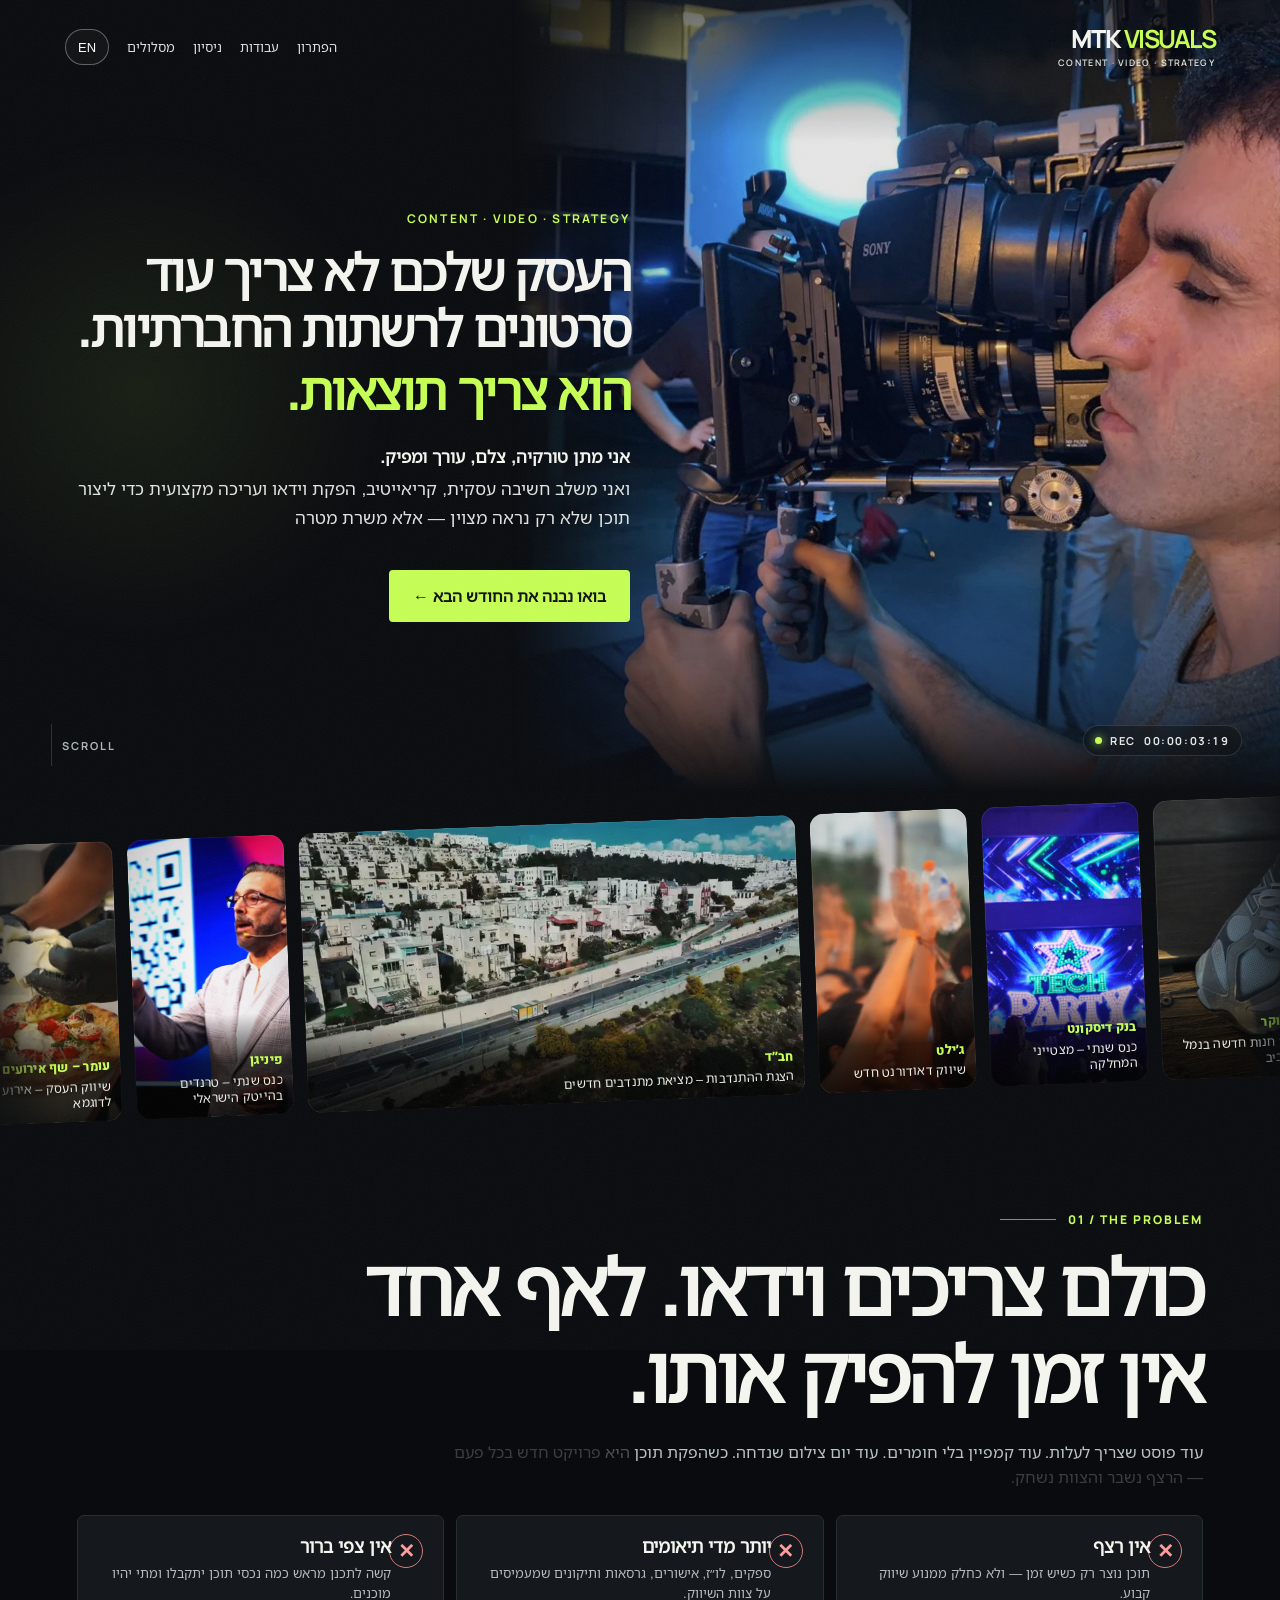
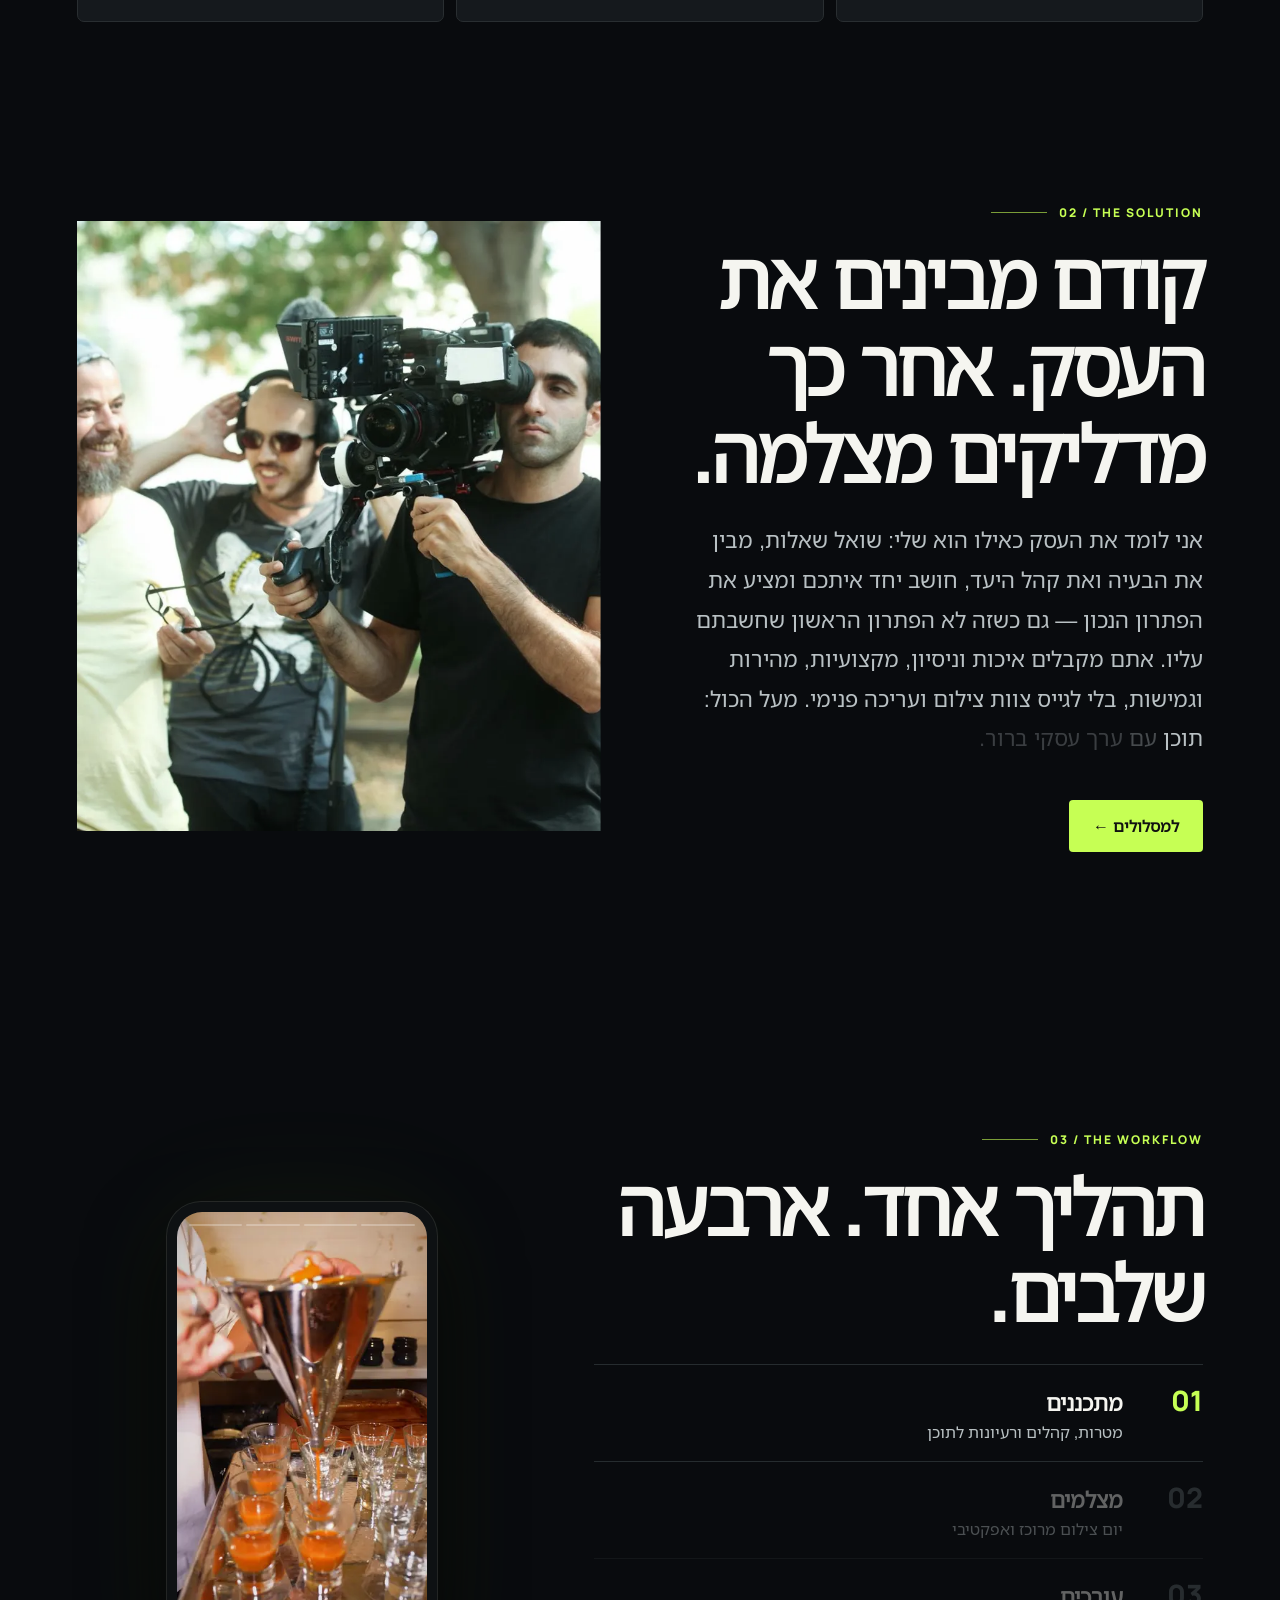
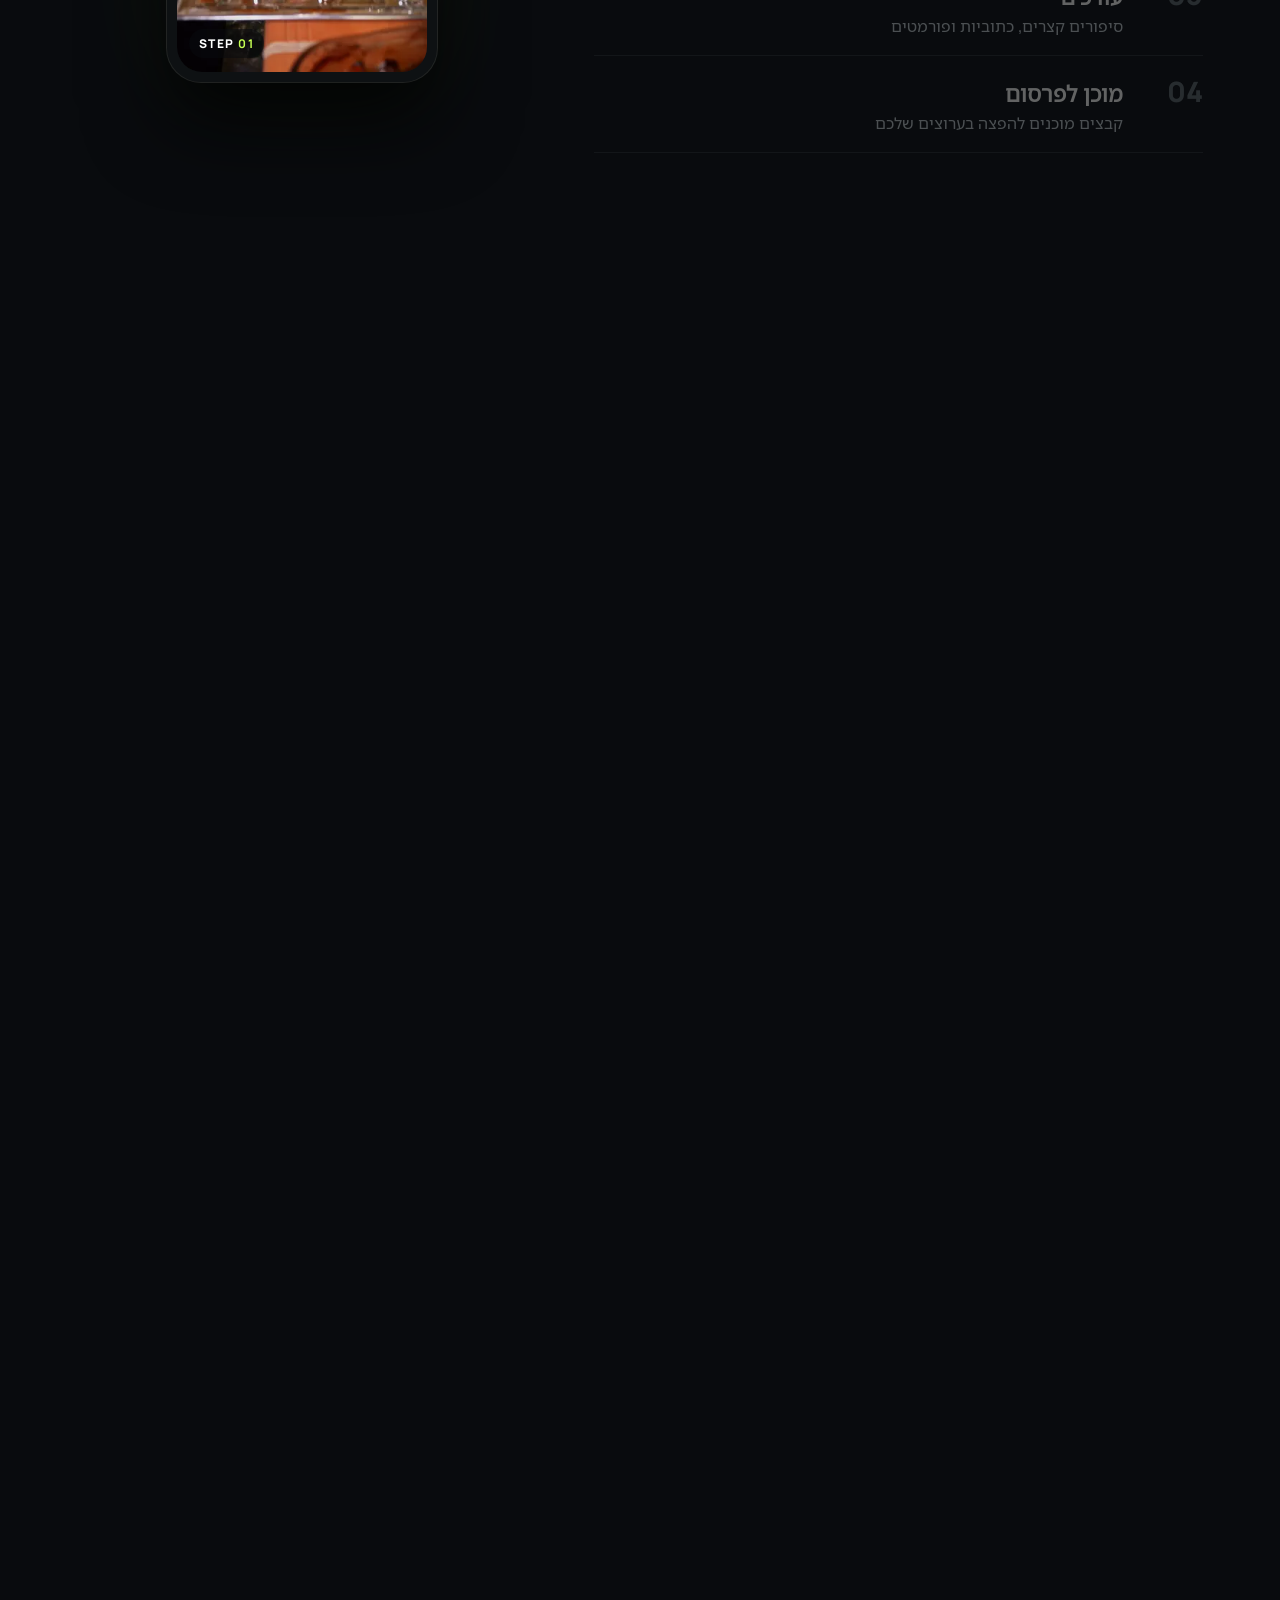
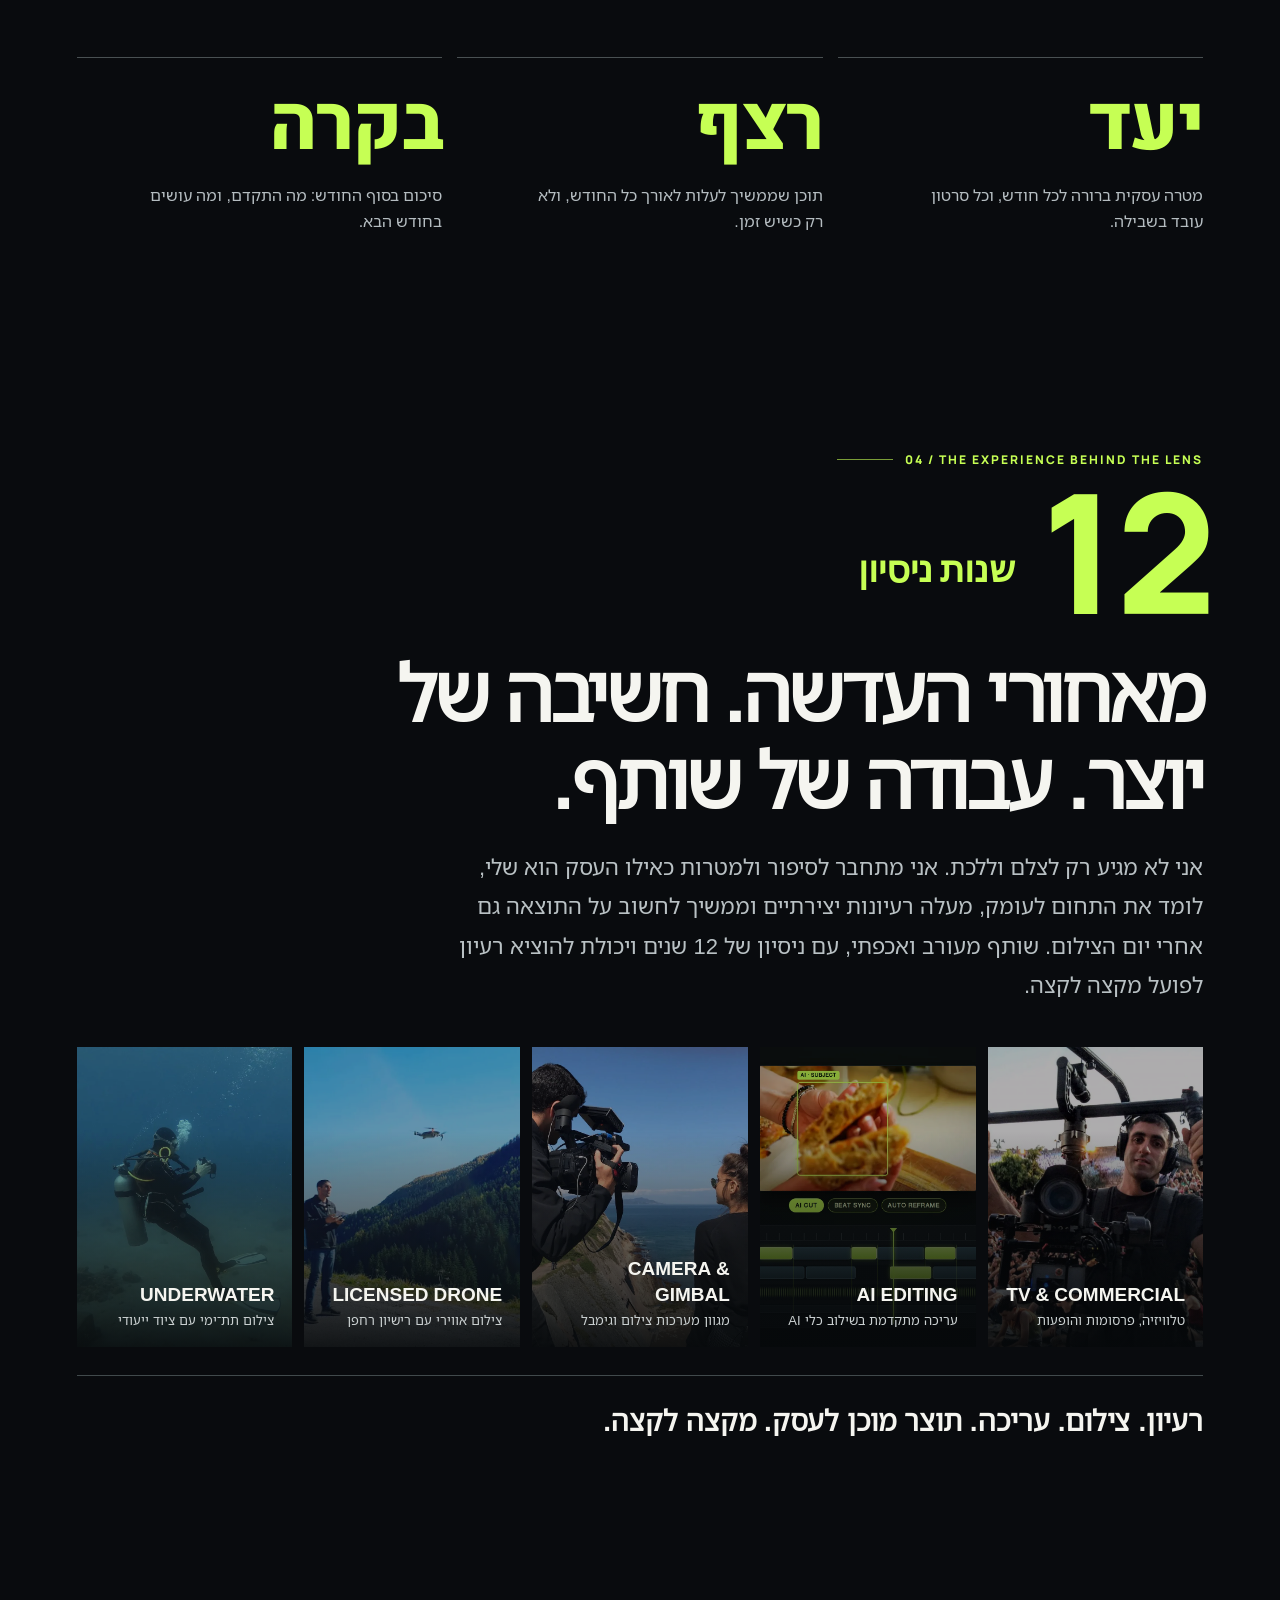
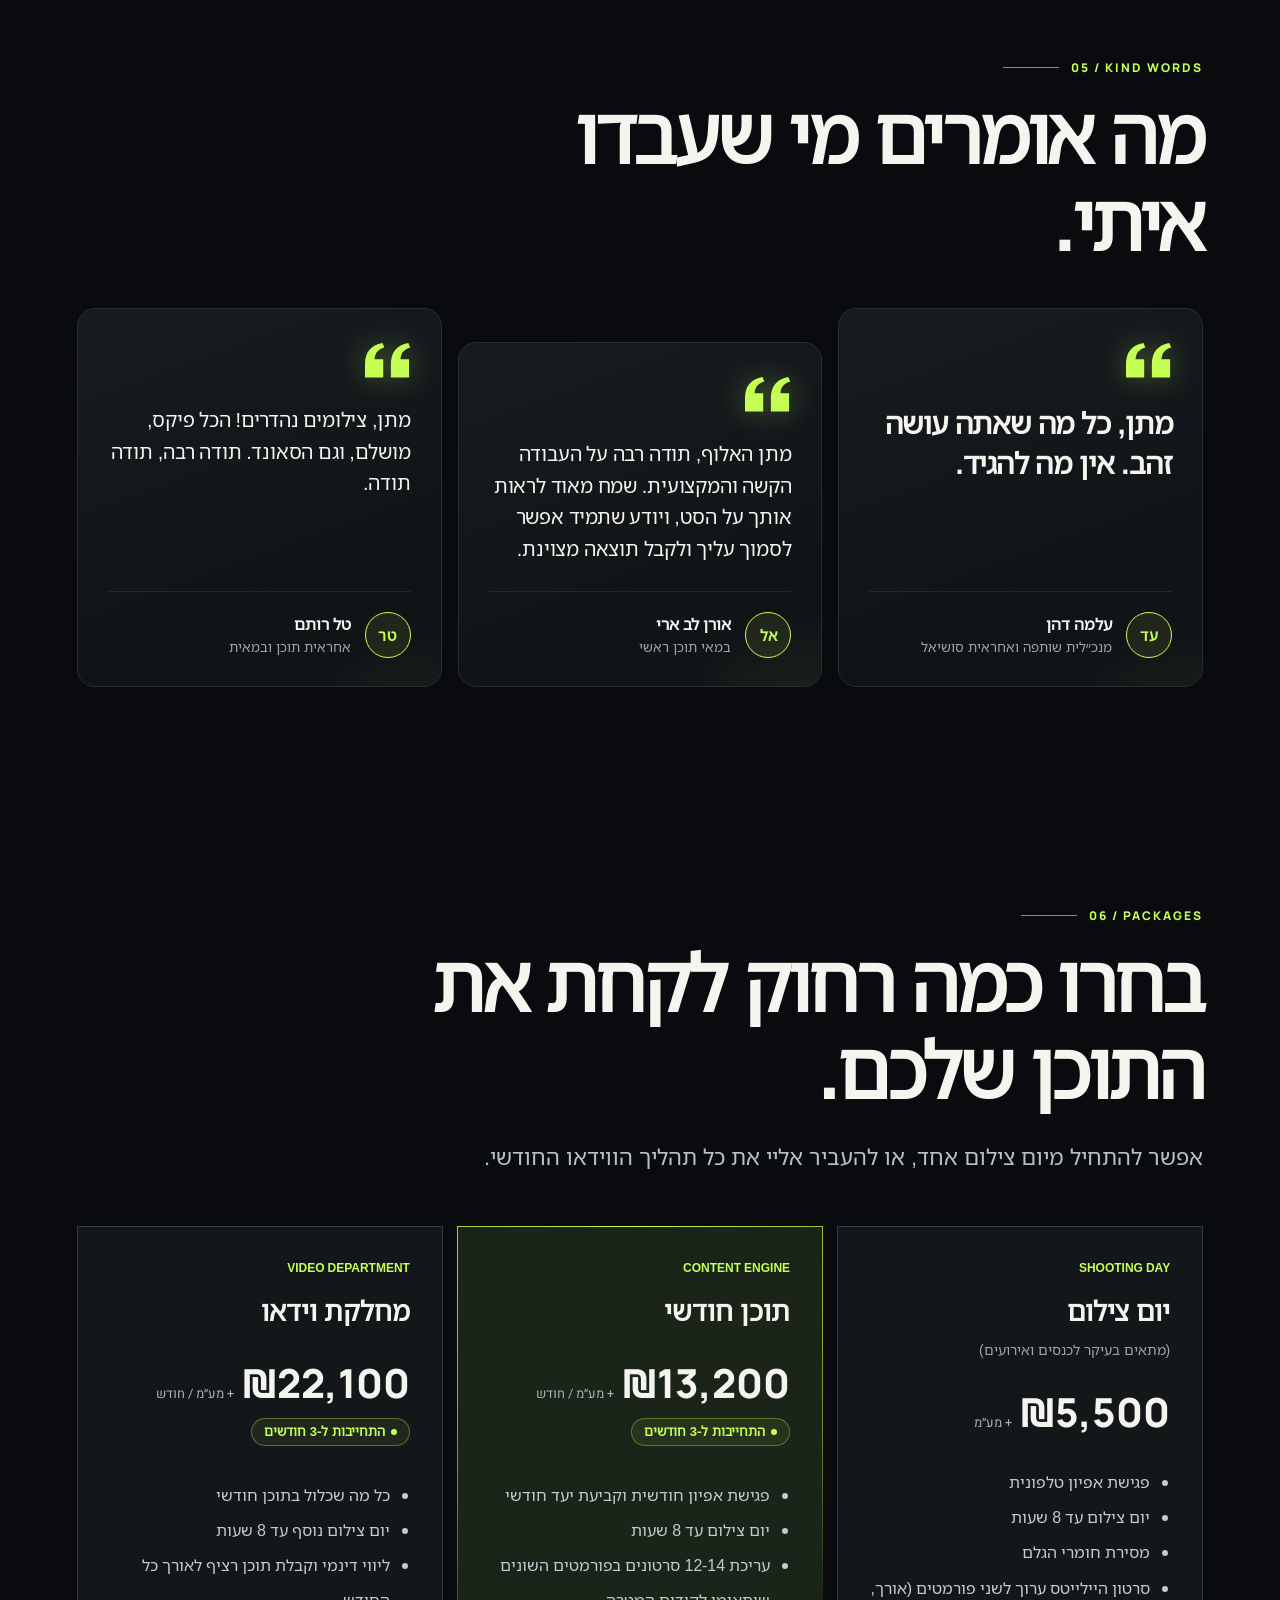
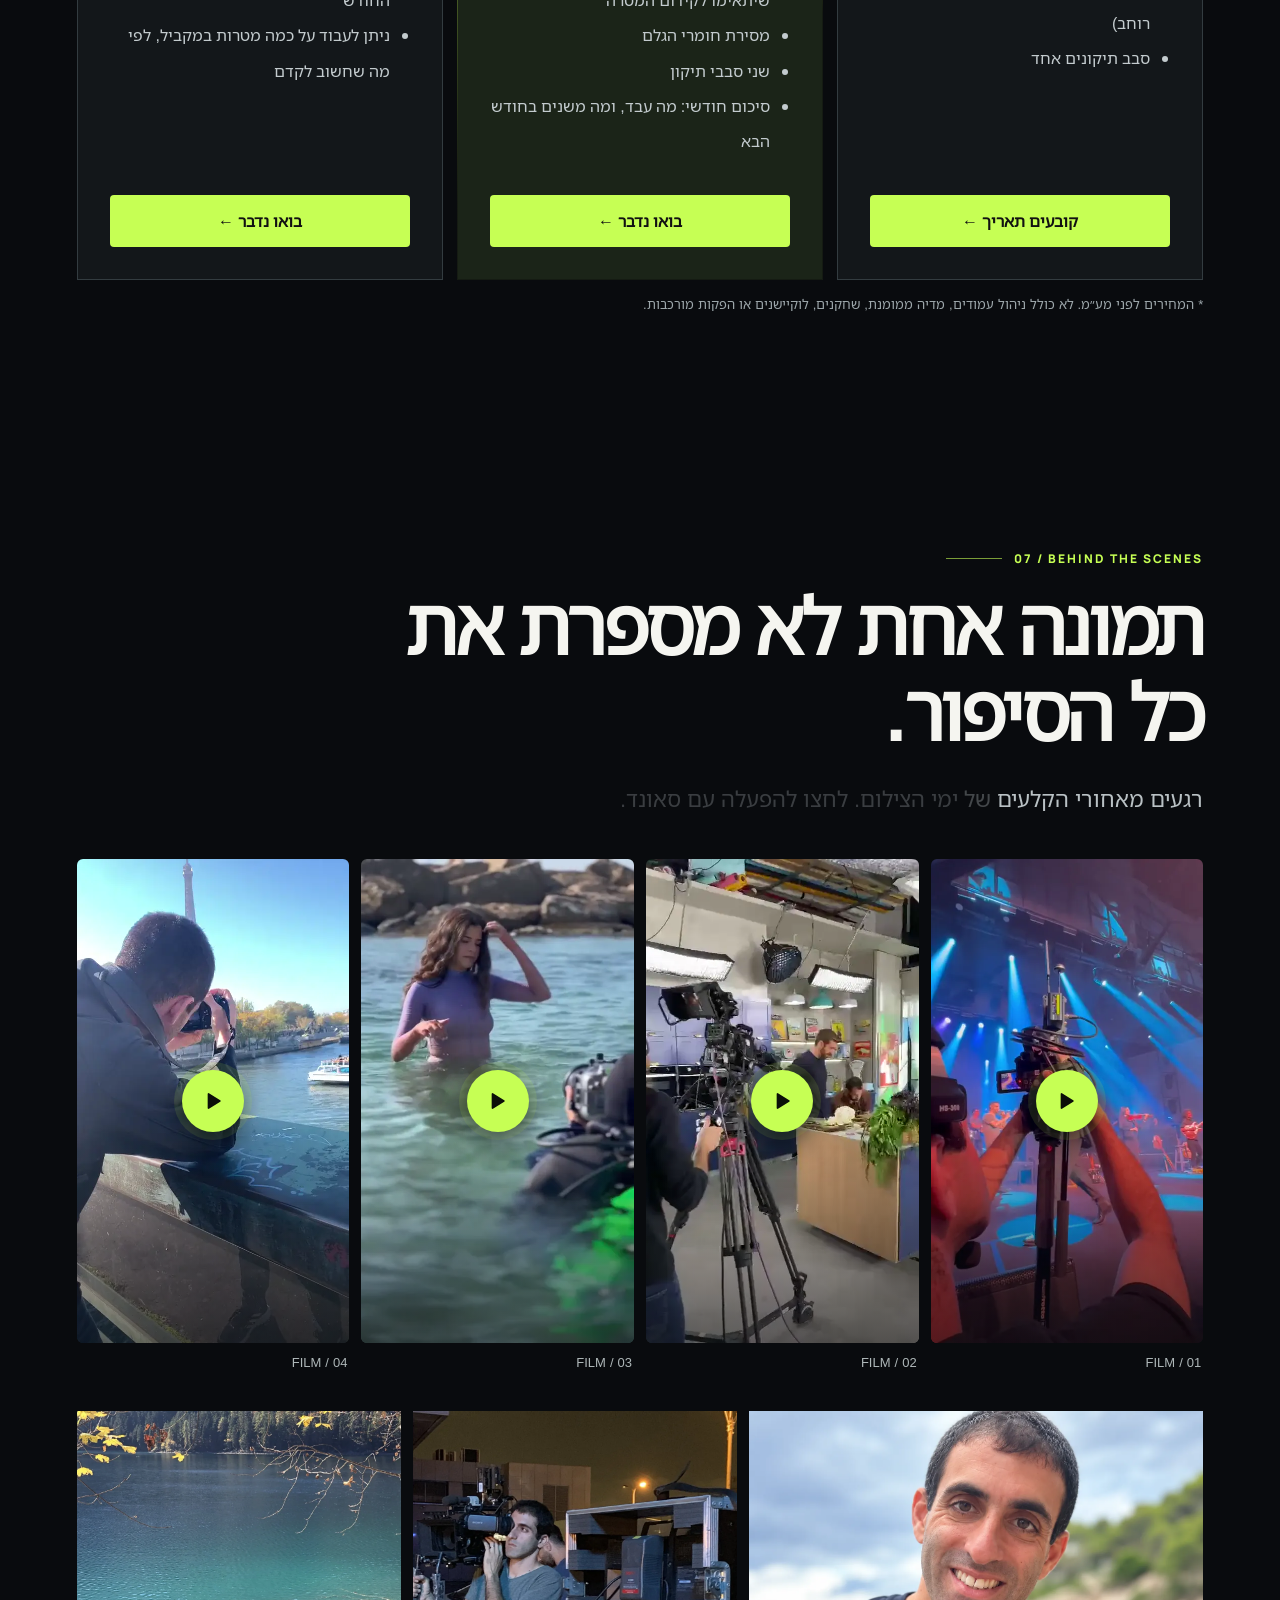
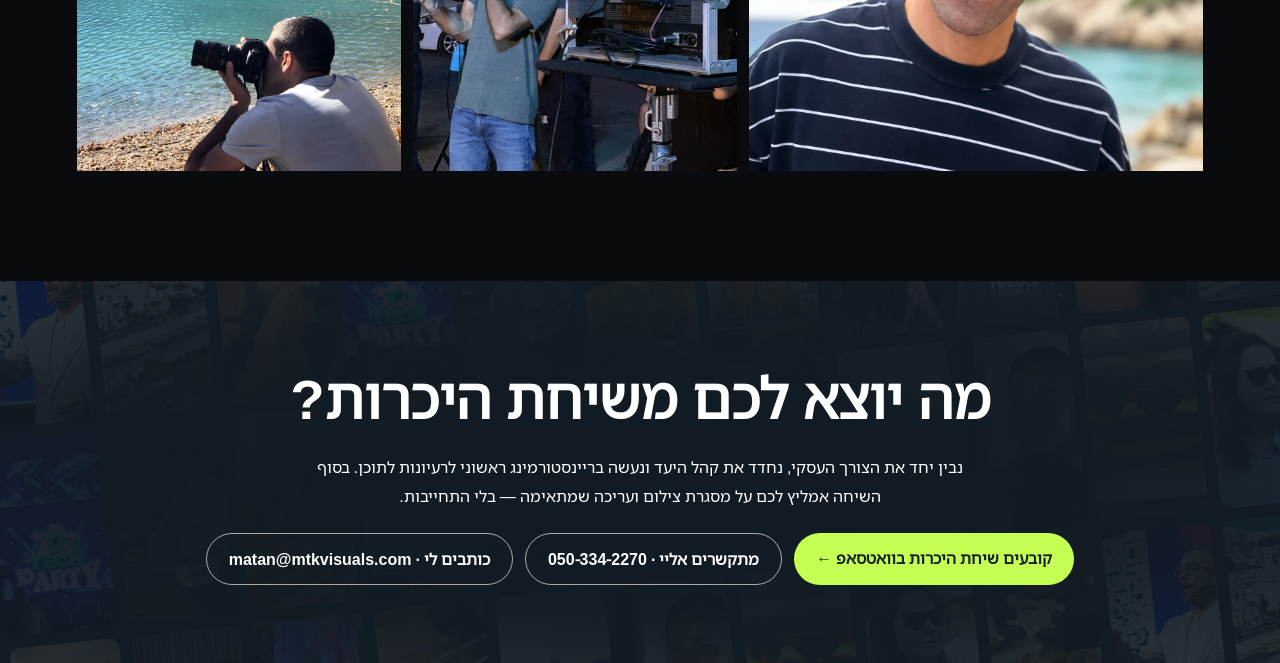
<file: preview.html>
<!DOCTYPE html>

<html dir="rtl" lang="he"><head><meta charset="utf-8"/><meta name="robots" content="noindex"/><meta content="width=device-width,initial-scale=1" name="viewport"/><meta content="#0a0b0d" name="theme-color"/><meta content="MTK VISUALS — מחלקת הווידאו החיצונית לעסק שלך. אסטרטגיה, צילום ועריכה בתהליך חודשי אחד." name="description"/><title>MTK Visuals | Content · Video · Strategy</title><link href="https://mtkvisuals.com/" rel="canonical"/><meta content="website" property="og:type"/><meta content="he_IL" property="og:locale"/><meta content="MTK Visuals" property="og:site_name"/><meta content="MTK Visuals | Content · Video · Strategy" property="og:title"/><meta content="MTK VISUALS — מחלקת הווידאו החיצונית לעסק שלך. אסטרטגיה, צילום ועריכה בתהליך חודשי אחד." property="og:description"/><meta content="https://mtkvisuals.com/assets/img/og.jpg" property="og:image"/><meta content="1200" property="og:image:width"/><meta content="630" property="og:image:height"/><meta content="summary_large_image" name="twitter:card"/><link href="assets/img/favicon.svg" rel="icon" type="image/svg+xml"/><link href="https://fonts.googleapis.com" rel="preconnect"/><link crossorigin="" href="https://fonts.gstatic.com" rel="preconnect"/><link href="https://fonts.googleapis.com/css2?family=Heebo:wght@300;400;500;600;700;800;900&amp;family=Manrope:wght@400;500;600;700;800&amp;display=swap" rel="stylesheet"/><link as="image" fetchpriority="high" href="assets/img/hero-4b.webp" rel="preload"/><style>
:root{--bg:#090b0e;--panel:#15191d;--white:#f5f5f0;--muted:#a6afb5;--accent:#c6ff54}*{box-sizing:border-box}html{scroll-behavior:smooth}body{margin:0;background:var(--bg);color:var(--white);font-family:Heebo,Manrope,Arial,sans-serif}body.en{font-family:Manrope,Arial,sans-serif}a{color:inherit;text-decoration:none}button{font:inherit;cursor:pointer}header{position:absolute;z-index:10;top:0;left:0;right:0;padding:24px clamp(20px,5vw,90px);display:flex;justify-content:space-between;align-items:center}.logo{font:800 25px Manrope;letter-spacing:-1.5px}.logo b{color:var(--accent)}nav{display:flex;align-items:center;gap:18px;font-size:13px}nav a{color:#dce0df}.lang{border:1px solid #ffffff55;background:#171a1a88;color:white;padding:8px 12px;border-radius:20px}.hero{min-height:94svh;position:relative;display:flex;align-items:end;overflow:hidden}.hero:before{content:"";position:absolute;inset:0;background:linear-gradient(0deg,#090b0e 0%,#090b0e33 72%),linear-gradient(90deg,#090b0e55,transparent);z-index:1}.hero video{position:absolute;width:100%;height:100%;object-fit:cover;inset:0;filter:brightness(.65)}.hero-content{position:relative;z-index:2;padding:150px clamp(20px,8vw,140px) 90px;max-width:1050px}.eyebrow{font:700 12px Manrope;letter-spacing:2.2px;color:var(--accent);text-transform:uppercase}.hero h1{font-size:clamp(54px,9.1vw,132px);line-height:1.02;letter-spacing:-.06em;margin:22px 0}.hero p{font-size:clamp(17px,2vw,24px);max-width:620px;line-height:1.65;color:#e0e4e1}.cta{display:inline-flex;gap:12px;align-items:center;background:var(--accent);color:#111;border-radius:4px;font-weight:800;padding:15px 24px;margin-top:20px}.ghost{background:transparent;border:1px solid #777;color:white;margin-inline-start:12px}.container{max-width:1320px;margin:auto;padding:110px clamp(20px,6vw,90px)}.kicker{font:800 12px Manrope;letter-spacing:2px;color:var(--accent);text-transform:uppercase}.section-title{font-size:clamp(38px,6vw,78px);line-height:1.13;letter-spacing:-.04em;margin:15px 0 24px;max-width:850px}.lead{font-size:clamp(17px,2vw,22px);color:#b9c1c4;line-height:1.8;max-width:760px}.grid3{display:grid;grid-template-columns:repeat(3,1fr);gap:16px;margin-top:50px}.tile{background:#15191d;border:1px solid #292e31;padding:32px;min-height:210px}.tile .num{color:var(--accent);font:800 13px Manrope}.tile h3{font-size:25px;margin:28px 0 10px}.tile p{color:#b3bbbf;line-height:1.7;margin:0}.split{display:grid;grid-template-columns:1fr 1fr;gap:7%;align-items:center}.split img{width:100%;height:610px;object-fit:cover;filter:grayscale(.2)}.steps{display:grid;grid-template-columns:repeat(4,1fr);gap:2px;margin-top:60px}.step{background:#1a1f21;padding:25px;min-height:180px}.step strong{color:var(--accent);font:800 34px Manrope}.step h3{font-size:22px}.step p{color:#b8c0c2}.stats{display:grid;grid-template-columns:repeat(3,1fr);gap:15px;margin-top:45px}.stat{border-top:1px solid #495052;padding-top:25px}.stat b{font:800 clamp(40px,6vw,78px) Manrope;color:var(--accent)}.stat p{color:#b5bdc1}.showcase{display:grid;grid-template-columns:repeat(2,1fr);gap:18px;margin-top:45px}.showcase video{width:100%;height:350px;object-fit:cover;background:#1b1b1b;border-radius:5px}.showcase figure{margin:0}.showcase figcaption{font-size:13px;color:#aeb7b8;padding:12px 0}.packages{display:grid;grid-template-columns:repeat(3,1fr);gap:14px;margin-top:50px}.package{border:1px solid #333c40;background:#13171a;padding:32px;display:flex;flex-direction:column}.package.featured{border-color:var(--accent);background:#1b2418}.package .tag{font-size:12px;color:var(--accent);font-weight:800}.package h3{font-size:27px;margin:16px 0}.price{font:800 40px Manrope;margin:10px 0}.price small{font:400 13px Heebo;color:#aab4b6}.package ul{padding-inline-start:20px;line-height:2.2;color:#c3cbce;flex:1}.package .cta{text-align:center;justify-content:center}.note{font-size:13px;color:#9da7ab;line-height:1.8}.gallery{display:grid;grid-template-columns:1.4fr 1fr 1fr;gap:12px;margin-top:35px}.gallery img{width:100%;height:360px;object-fit:cover}.footer{background:#c6ff54;color:#0b1009;text-align:center;padding:100px 20px}.footer h2{font-size:clamp(42px,7vw,90px);letter-spacing:-.05em;margin:10px 0}.footer .cta{background:#0a0b0d;color:white}.footer p{max-width:600px;margin:20px auto}.mobile-cta{display:none}body.en .hero h1{letter-spacing:-.075em}@media(max-width:800px){header{padding:18px 20px}nav a{display:none}.hero{min-height:85svh}.hero-content{padding:130px 22px 65px}.hero h1{font-size:clamp(50px,13vw,78px)}.container{padding:72px 20px}.grid3,.packages,.stats{grid-template-columns:1fr}.split{grid-template-columns:1fr}.split img{height:380px;order:-1}.steps{grid-template-columns:1fr 1fr}.showcase{grid-template-columns:1fr}.showcase video{height:280px}.gallery{grid-template-columns:1fr 1fr}.gallery img{height:230px}.gallery img:first-child{grid-column:span 2;height:320px}.mobile-cta{display:block;position:fixed;bottom:12px;left:15px;right:15px;z-index:20;background:var(--accent);color:#101510;text-align:center;padding:14px;font-weight:800;border-radius:6px;box-shadow:0 10px 35px #0009}body{padding-bottom:50px}}
.experience-grid{display:grid;grid-template-columns:repeat(4,1fr);gap:12px;margin-top:42px}.experience-card{position:relative;min-height:300px;overflow:hidden;background:#171b1e}.experience-card img{width:100%;height:100%;position:absolute;inset:0;object-fit:cover;filter:brightness(.68)}.experience-card:after{content:"";position:absolute;inset:0;background:linear-gradient(0deg,#06090be8,transparent 72%)}.experience-card .cap{position:absolute;bottom:18px;inset-inline:18px;z-index:1}.experience-card h3{font-size:19px;margin:0 0 4px}.experience-card p{font-size:13px;color:#cbd1d2;margin:0}.experience-big{font:800 clamp(72px,13vw,170px) Manrope;letter-spacing:-.09em;line-height:1;color:var(--accent)}.experience-end{margin-top:28px;border-top:1px solid #414a4c;padding-top:25px;font-size:clamp(19px,2.5vw,28px);font-weight:700}@media(max-width:800px){.experience-grid{grid-template-columns:repeat(2,1fr)}.experience-card{min-height:240px}}</style><style>.mtk-cta{background:#111b23;color:#fff;padding:78px 24px;text-align:center;direction:rtl}.mtk-cta h2{font-size:clamp(30px,4vw,55px);margin:0 0 18px}.mtk-cta p{max-width:680px;margin:0 auto 22px;line-height:1.8}.mtk-buttons{display:flex;gap:12px;justify-content:center;flex-wrap:wrap}.mtk-buttons a{padding:14px 22px;border-radius:30px;background:var(--accent);color:#15202b;text-decoration:none;font-weight:700}.mtk-buttons a+a{background:transparent;color:white;border:1px solid #aaa}.mtk-float{position:fixed;bottom:20px;left:20px;z-index:9999;background:#25d366;color:#102b1c!important;border-radius:40px;padding:13px 19px;text-decoration:none;font-weight:800;box-shadow:0 8px 30px #0004;direction:rtl}.logo-tagline{display:block;font:600 9px Manrope;letter-spacing:1.3px;color:#e0e5e0;margin-top:3px}.brand-lockup{line-height:1.1}@media(max-width:800px){.mtk-float{bottom:76px;left:12px;font-size:12px;padding:10px 12px}} </style><style>@font-face{font-family:"MTKHebrew";src:url(assets/fonts/mtk-hebrew.woff2) format("woff2");font-display:swap}
@font-face{font-family:"MTKEnglish";src:url(assets/fonts/mtk-english.woff2) format("woff2");font-display:swap}
/* Small, targeted changes to the original design */
body{font-family:"MTKHebrew",Arial,sans-serif}
body.en{font-family:"MTKEnglish",Arial,sans-serif}
.hero .hero-photo{position:absolute;inset:0;width:100%;height:100%;object-fit:cover;object-position:center 43%;filter:brightness(.68)}
#problem .tile{position:relative;min-height:185px;transition:transform .2s,border-color .2s}
#problem .tile:hover{transform:translateY(-4px);border-color:#718c48}
#problem .tile .num{display:inline-grid;place-items:center;width:34px;height:34px;border:1px solid #d37b7b;color:#ff9d9d;border-radius:50%;font-size:20px;line-height:1}
#problem .tile h3{margin-top:22px}
body.en #contact{direction:ltr}
@media(max-width:800px){body{padding-bottom:0}.hero .hero-photo{object-position:51% center}}
</style><style>
/* Compact problem row */
#problem{padding-top:70px;padding-bottom:72px}
#problem .grid3{grid-template-columns:repeat(3,minmax(0,1fr));gap:12px;margin-top:25px}
#problem .tile{min-height:0;padding:18px 20px;border-radius:7px;display:grid;grid-template-columns:22px 1fr;column-gap:10px;align-items:start}
#problem .tile .num{grid-row:1 / span 2;font-size:20px;line-height:1.3}
#problem .tile h3{font-size:18px;line-height:1.4;margin:0 0 5px}
#problem .tile p{font-size:13px;line-height:1.5;margin:0}
#problem .lead{font-size:16px;line-height:1.55}
.hero .hero-photo{position:absolute;inset:0;width:100%;height:100%;object-fit:cover;object-position:center 38%;filter:brightness(.66)}
@media(max-width:700px){#problem{padding-top:48px;padding-bottom:50px}#problem .grid3{grid-template-columns:repeat(3,minmax(0,1fr));gap:6px;margin-top:20px}#problem .tile{display:block;padding:10px 8px;min-width:0}#problem .tile .num{display:block;font-size:17px;margin-bottom:5px}#problem .tile h3{font-size:13px;line-height:1.25;margin-bottom:4px}#problem .tile p{font-size:10px;line-height:1.4;overflow-wrap:anywhere}#problem .lead{font-size:14px}}

/* ===== v5: river = native horizontal scroller driven by JS ===== */
#reels .river-row{overflow-x:auto;overflow-y:hidden;scrollbar-width:none;overscroll-behavior-x:contain;-webkit-overflow-scrolling:touch;cursor:grab}
#reels .river-row::-webkit-scrollbar{display:none}
#reels .river-row.dragging{cursor:grabbing}
#reels .river-row.dragging .rc{transition:none}
.river-track{animation:none!important;transform:none!important}
.river .rc .play-dot{inset:10px 10px auto auto}
.rc-cap{position:absolute;left:0;right:0;bottom:0;z-index:1;padding:38px 10px 10px;background:linear-gradient(180deg,#0000,#000000b8 46%,#000000e0);direction:rtl;text-align:right;pointer-events:none;line-height:1.28}
.rc-cap b{display:block;font:800 12.5px/1.25 Heebo,Manrope,sans-serif;color:var(--accent);margin-bottom:3px}
.rc-cap span{display:-webkit-box;-webkit-line-clamp:3;-webkit-box-orient:vertical;overflow:hidden;font-size:12px;color:#eef1ea}
body.en .rc-cap{direction:ltr;text-align:left}
body.en .rc-cap b{font-family:Manrope,sans-serif}
.river-nav{position:absolute;top:50%;z-index:4;width:50px;height:50px;margin-top:-25px;border-radius:50%;border:1px solid #c6ff5470;background:#0b0d10d9;color:var(--accent);font:700 28px/1 Manrope,sans-serif;display:grid;place-items:center;padding:0 0 3px;cursor:pointer;opacity:0;transition:opacity .3s,transform .3s,background .25s,color .25s;-webkit-backdrop-filter:blur(6px);backdrop-filter:blur(6px)}
.river-nav.prev{left:20px}.river-nav.next{right:20px}
.river:hover .river-nav,.river-nav:focus-visible{opacity:1}
.river-nav:hover,.river-nav:focus-visible{background:var(--accent);color:#0b1009;transform:scale(1.08)}
.lb-ctx{display:block;margin-top:8px;font:500 15px/1.45 Heebo,Manrope,sans-serif;letter-spacing:0;text-transform:none;color:#e6ebe2;direction:rtl}
body.en .lb-ctx{direction:ltr;font-family:Manrope,sans-serif}
@media (hover:none),(pointer:coarse){ .river-nav{display:none} #reels .river-row{cursor:auto} }
@media (max-width:800px){ .rc-cap{padding:30px 8px 8px} .rc-cap b{font-size:11.5px} .rc-cap span{font-size:11px;-webkit-line-clamp:4} }
/* ===== v5: packages minimum-term pill ===== */
.package .pkg-term{align-self:flex-start;display:inline-flex;align-items:center;gap:6px;margin:-2px 0 16px;padding:5px 12px;border-radius:999px;border:1px solid #c6ff5455;background:#c6ff5412;color:var(--accent);font-size:13px;font-weight:700;line-height:1.2}
.package .pkg-term:before{content:"";width:6px;height:6px;border-radius:50%;background:var(--accent)}
</style><script>
(function(){
  function setLang(lang){
    var root=document.documentElement;
    root.lang=lang;root.dir=(lang==='he'?'rtl':'ltr');
    if(document.body) document.body.classList.toggle('en',lang==='en');
    document.querySelectorAll('[data-he][data-en]').forEach(function(el){
      var val=el.getAttribute('data-'+lang);
      if(val!==null)el.textContent=val;
    });
    var btn=document.getElementById('switch');
    if(btn){btn.textContent=(lang==='he'?'EN':'עברית');btn.setAttribute('aria-label',lang==='he'?'Switch to English':'מעבר לעברית');}
    try{document.dispatchEvent(new CustomEvent('mtk:lang',{detail:lang}));}catch(e){}
  }
  window.mtkToggleLanguage=function(){setLang(document.documentElement.lang==='en'?'he':'en');};
  document.addEventListener('DOMContentLoaded',function(){setLang('he');});
})();
</script><style>.case-head{display:flex;flex-wrap:wrap;justify-content:space-between;align-items:baseline;gap:6px 24px;margin-top:46px;padding-top:18px;border-top:1px solid #2d3437}.case-head h3{font-size:clamp(20px,2.4vw,28px);margin:0;letter-spacing:-.01em}.case-head span{font:700 12px Manrope;letter-spacing:1.4px;color:var(--accent);text-transform:uppercase}.reels{display:grid;grid-template-columns:repeat(5,minmax(0,1fr));gap:12px;margin-top:18px}.reels.bts{grid-template-columns:repeat(4,minmax(0,1fr));margin-top:40px}.reel{margin:0;min-width:0}.reel video{display:block;width:100%;aspect-ratio:9/16;object-fit:cover;background:#15191d;border-radius:6px}.reel figcaption{font-size:13px;color:#aeb7b8;padding:10px 2px 0}.reel figcaption b{color:var(--accent);font:800 12px Manrope;margin-inline-end:8px}.swipe-hint{display:none}#bts .gallery{margin-top:40px}.outcomes .stat b{font-family:Heebo,"MTKHebrew",Arial,sans-serif;font-weight:800;letter-spacing:-.02em;display:block;line-height:1.1}body.en .outcomes .stat b{font-family:Manrope,Arial,sans-serif}.outcomes .stat p{max-width:30ch;line-height:1.6}#work .section-title{margin-bottom:0}@media(max-width:800px){.reels,.reels.bts{display:flex;overflow-x:auto;scroll-snap-type:x mandatory;gap:10px;margin-inline:-20px;padding-inline:20px;scroll-padding-inline:20px;scrollbar-width:none}.reels::-webkit-scrollbar{display:none}.reel{flex:0 0 58%;scroll-snap-align:start}.swipe-hint{display:block;font-size:12px;color:#8f9a9d;margin:10px 0 0}.case-head{margin-top:36px}}</style><style id="v3">/* v3 motion layer. Same palette as the site: --bg, --panel, --white, --muted, --accent (+ #111b23 contact band) */
:root{--ease:cubic-bezier(.2,.7,.1,1);--ease-io:cubic-bezier(.65,0,.35,1);--line:#262c2f;--card:#15191d;--cta-bg:#111b23}
[hidden]{display:none!important}
html{scroll-behavior:smooth}
body{overflow-x:hidden}
::selection{background:var(--accent);color:#0b1009}

/* ---------- film grain + scroll progress ---------- */
.grain{position:fixed;inset:-50%;z-index:60;pointer-events:none;opacity:.05;
 background-image:url("data:image/svg+xml,%3Csvg xmlns='http://www.w3.org/2000/svg' width='180' height='180'%3E%3Cfilter id='n'%3E%3CfeTurbulence type='fractalNoise' baseFrequency='.9' numOctaves='2' stitchTiles='stitch'/%3E%3C/filter%3E%3Crect width='100%25' height='100%25' filter='url(%23n)'/%3E%3C/svg%3E");
 animation:grain 1s steps(6) infinite}
@keyframes grain{0%{transform:translate(0,0)}20%{transform:translate(-3%,2%)}40%{transform:translate(2%,-3%)}60%{transform:translate(-2%,-1%)}80%{transform:translate(3%,3%)}100%{transform:translate(0,0)}}
.progress{position:fixed;top:0;left:0;right:0;height:2px;z-index:70;background:var(--accent);transform-origin:right center;transform:scaleX(0);pointer-events:none}

/* ---------- floating pill header (nas-style) ---------- */
header{position:fixed!important;top:env(safe-area-inset-top,0px);left:0;right:0;transition:padding .45s var(--ease),background-color .45s,border-color .45s,top .45s var(--ease),max-width .45s var(--ease),border-radius .45s;border:1px solid transparent;margin:0 auto;max-width:100%}
header.scrolled{top:calc(env(safe-area-inset-top,0px) + 12px);max-width:min(1120px,calc(100% - 24px));padding:10px 14px 10px 22px;border-radius:999px;background:rgba(17,21,24,.72);-webkit-backdrop-filter:blur(16px) saturate(140%);backdrop-filter:blur(16px) saturate(140%);border-color:#ffffff14;box-shadow:0 14px 40px #0007}
header.scrolled .logo{font-size:21px}
header.scrolled .logo-tagline{display:none}
header .logo{transition:font-size .45s var(--ease)}
nav a{position:relative}
nav a:after{content:"";position:absolute;inset-inline:0;bottom:-5px;height:1px;background:var(--accent);transform:scaleX(0);transform-origin:right;transition:transform .35s var(--ease)}
nav a:hover:after{transform:scaleX(1);transform-origin:left}

/* ---------- hero 4B ---------- */
.hero.h4b{min-height:min(88svh,960px);display:flex;align-items:center;overflow:hidden;position:relative;isolation:isolate}
.hero.h4b:before{display:none}
.h4b .hero-media{position:absolute;top:0;bottom:0;right:0;width:60%;overflow:hidden;
 -webkit-mask-image:linear-gradient(to right,transparent 0,#000 22%);mask-image:linear-gradient(to right,transparent 0,#000 22%);
 animation:mediaIn 1.4s var(--ease) both}
.h4b .hero-media:after{content:"";position:absolute;inset:0;background:linear-gradient(0deg,var(--bg) 0%,#090b0e88 12%,transparent 34%),linear-gradient(180deg,#090b0e99 0%,transparent 18%);pointer-events:none}
.h4b .hero-photo{position:absolute;inset:-4% 0 0 0;width:100%;height:104%;object-fit:cover;object-position:100% 50%;filter:brightness(.9);will-change:transform;animation:photoIn 2.2s var(--ease) both}
@keyframes mediaIn{from{clip-path:inset(0 0 0 45%)}to{clip-path:inset(0 0 0 0)}}
@keyframes photoIn{from{transform:scale(1.14)}to{transform:scale(1)}}
.h4b .hero-glow{position:absolute;z-index:-1;width:46vw;height:46vw;left:-12vw;top:12%;border-radius:50%;background:radial-gradient(circle,#c6ff5414 0%,transparent 62%);filter:blur(10px);animation:drift 14s ease-in-out infinite alternate;pointer-events:none}
@keyframes drift{to{transform:translate(8vw,6vh) scale(1.15)}}
.h4b .hero-content{position:relative;z-index:2;width:50%;max-width:none;margin-inline-start:auto;padding:130px 10px 90px clamp(24px,5.5vw,90px)}
body.en .h4b .hero-content{margin-inline-start:0;margin-inline-end:auto}
body.en .h4b h1{letter-spacing:-.03em}
.h4b h1{font-size:clamp(34px,3.9vw,60px);line-height:1.12;letter-spacing:-.035em;margin:18px 0 22px;font-weight:800;text-wrap:balance}
.h4b h1 .hl{display:block;color:var(--accent);margin-top:.14em}
.h4b .hero-sub{font-size:clamp(16px,1.35vw,20px);max-width:560px;line-height:1.7;color:#e0e4e1;animation:fadeUp .9s .75s var(--ease) both}
.h4b .eyebrow{animation:fadeUp .8s .05s var(--ease) both}
.h4b .cta{animation:fadeUp .9s .95s var(--ease) both}
@keyframes fadeUp{from{opacity:.0;transform:translateY(18px)}to{opacity:1;transform:none}}
.split-w .w{display:inline-block;white-space:pre}
.h4b .split-w .w{animation:wordIn .9s var(--ease) both;animation-delay:calc(var(--i) * 45ms + 180ms)}
@keyframes wordIn{from{opacity:.08;transform:translateY(.45em) rotate(2deg);filter:blur(8px)}to{opacity:1;transform:none;filter:none}}
.rec{position:absolute;z-index:3;right:clamp(18px,3vw,40px);bottom:clamp(18px,4vh,40px);display:flex;align-items:center;gap:8px;font:700 11px Manrope,Arial,sans-serif;letter-spacing:1.6px;color:#e6eae6;direction:ltr;font-variant-numeric:tabular-nums;background:#090b0e66;border:1px solid #ffffff1f;padding:7px 11px;border-radius:999px;-webkit-backdrop-filter:blur(6px);backdrop-filter:blur(6px)}
.rec i{width:7px;height:7px;border-radius:50%;background:var(--accent);box-shadow:0 0 10px var(--accent);animation:blink 1.2s steps(2) infinite}
@keyframes blink{50%{opacity:.15}}
.scroll-cue{position:absolute;z-index:3;left:clamp(20px,4vw,60px);bottom:26px;display:flex;align-items:center;gap:10px;font:700 11px Manrope,Arial,sans-serif;letter-spacing:2px;color:#aeb7b8;direction:ltr}
.scroll-cue span{width:1px;height:42px;background:#ffffff26;position:relative;overflow:hidden}
.scroll-cue span:after{content:"";position:absolute;left:0;top:-40%;width:1px;height:40%;background:var(--accent);animation:cue 1.8s var(--ease-io) infinite}
@keyframes cue{to{top:100%}}

/* ---------- CTA micro-interactions ---------- */
.cta{transition:transform .35s var(--ease),box-shadow .35s var(--ease),background-color .3s;will-change:transform}
.cta:hover{box-shadow:0 10px 30px #c6ff5433}
.ghost:hover,.footer .cta:hover{box-shadow:none}
.mtk-buttons a{transition:transform .35s var(--ease),background-color .3s,color .3s}
.mtk-buttons a:hover{transform:translateY(-2px)}

/* ---------- reel river (marquee of every edited reel) ---------- */
.river{position:relative;padding:34px 0 46px;overflow:hidden;direction:ltr}
.river-tilt{transform:rotate(-2.2deg) scale(1.04);display:grid;gap:14px}
.river-row{overflow:hidden;-webkit-mask-image:linear-gradient(90deg,transparent,#000 6%,#000 94%,transparent);mask-image:linear-gradient(90deg,transparent,#000 6%,#000 94%,transparent)}
.river-track{display:flex;gap:14px;width:max-content;animation:marq var(--dur,90s) linear infinite}
.river-row.rev .river-track{animation-direction:reverse}
.river-row:hover .river-track{animation-play-state:paused}
@keyframes marq{from{transform:translateX(0)}to{transform:translateX(calc(-50% - 7px))}}
.rc{position:relative;flex:0 0 auto;width:clamp(112px,11vw,158px);aspect-ratio:9/16;border-radius:14px;overflow:hidden;border:0;padding:0;background:var(--card);cursor:pointer;transition:transform .45s var(--ease),box-shadow .45s var(--ease);outline-offset:3px}
.rc video,.wc video{position:absolute;inset:0;width:100%;height:100%;object-fit:cover;display:block;background:var(--card)}
.rc:after{content:"";position:absolute;inset:0;border-radius:inherit;box-shadow:inset 0 0 0 1px #ffffff14;pointer-events:none}
.rc:hover,.rc:focus-visible{transform:translateY(-6px) scale(1.04);box-shadow:0 18px 40px #000a}
.play-dot{position:absolute;inset:auto 10px 10px auto;width:34px;height:34px;border-radius:50%;background:var(--accent);display:grid;place-items:center;transform:scale(.6);opacity:0;transition:transform .35s var(--ease),opacity .3s;pointer-events:none}
.play-dot:before{content:"";margin-left:3px;border-style:solid;border-width:7px 0 7px 11px;border-color:transparent transparent transparent #0b1009}
.rc:hover .play-dot,.rc:focus-visible .play-dot,.wc:hover .play-dot,.wc:focus-visible .play-dot{transform:scale(1);opacity:1}
.ticker{overflow:hidden;padding:4px 0}
.ticker-track{display:flex;align-items:center;gap:28px;width:max-content;animation:marq 40s linear infinite reverse;font-weight:800;font-size:clamp(34px,5.4vw,76px);line-height:1.15;letter-spacing:-.03em;white-space:nowrap}
.ticker-track span{font-family:"MTKHebrew",Heebo,Arial,sans-serif}
.ticker-track .o{font-family:Manrope,Arial,sans-serif;color:transparent;-webkit-text-stroke:1.2px #f5f5f055}
.ticker-track b{color:var(--accent);font-size:.5em}
.river-note{display:block;text-align:center;font-size:13px;color:#8f9a9d;margin-top:26px;direction:rtl}
body.en .river-note{direction:ltr}

/* ---------- generic reveal (visible resting state, brightens in) ---------- */
.rv{transition:opacity .9s var(--ease),transform 1s var(--ease);transition-delay:calc(var(--d,0) * 90ms)}
.rv.pre{opacity:.32;transform:translateY(34px)}
.rv.in{opacity:1;transform:none}
.split-t .w{transition:opacity .8s var(--ease),transform .9s var(--ease),color .8s;transition-delay:calc(var(--i) * 55ms)}
.split-t.pre .w{opacity:.16;transform:translateY(.35em)}
.split-t.in .w{opacity:1;transform:none}
.ink .w{transition:opacity .25s linear}
.kicker{display:flex;align-items:center;gap:12px;direction:ltr;flex-direction:row-reverse;justify-content:flex-start}
body.en .kicker{flex-direction:row}
.kicker:after{content:"";height:1px;width:0;background:var(--accent);opacity:.6;transition:width 1.1s var(--ease) .2s}
.kicker.in:after{width:56px}
.media-rv{transition:clip-path 1.3s var(--ease)}
.media-rv.pre{clip-path:inset(7% 7% 7% 7% round 14px)}
.media-rv.in{clip-path:inset(0 0 0 0 round 0)}
.media-rv img{transition:transform 1.6s var(--ease)}
.media-rv.pre img{transform:scale(1.12)}

/* ---------- problem ---------- */
#problem .tile{transition:opacity .9s var(--ease),transform .5s var(--ease),border-color .3s}
#problem .tile .num{transition:transform .9s var(--ease) .25s}
#problem .tile.pre .num{transform:rotate(-90deg) scale(.4)}

/* ---------- solution: photo + floating reel ---------- */
.sol-media{position:relative;min-width:0}
.sol-media>img{display:block}
.sol-frame{overflow:hidden}
.float-reel{position:absolute;z-index:2;left:-26px;bottom:-34px;width:clamp(120px,13vw,190px);aspect-ratio:9/16;border-radius:18px;overflow:hidden;background:var(--card);box-shadow:0 24px 60px #000c,0 0 0 1px #ffffff1a;cursor:pointer;border:0;padding:0;will-change:transform}
.float-reel video{position:absolute;inset:0;width:100%;height:100%;object-fit:cover;transition:opacity .6s}
.float-reel .lbl{position:absolute;left:10px;right:10px;bottom:10px;display:flex;align-items:center;gap:6px;font:700 10px Manrope,Arial,sans-serif;letter-spacing:1.4px;color:#fff;direction:ltr;text-transform:uppercase}
.float-reel .lbl i{width:6px;height:6px;border-radius:50%;background:var(--accent);animation:blink 1.2s steps(2) infinite}

/* ---------- workflow: sticky phone + steps (reddgrow-style) ---------- */
.flow .steps{counter-reset:none}
.flow-phone{display:none}
@media (min-width:1000px) and (min-height:680px){
 .flow{padding-top:0;padding-bottom:90px}
 .flow-track{height:calc(100vh + 150vh);position:relative}
 .flow-pin{position:sticky;top:0;height:100vh;display:grid;grid-template-columns:minmax(0,1.15fr) minmax(0,.85fr);gap:6%;align-items:center;padding-top:60px}
 .flow .steps{grid-template-columns:1fr;gap:0;margin-top:28px;border-top:1px solid var(--line)}
 .flow .step{display:grid;grid-template-columns:70px minmax(0,1fr);grid-template-rows:auto auto;column-gap:10px;align-items:baseline;background:none;min-height:0;padding:16px 0 18px;border-bottom:1px solid var(--line);position:relative;opacity:.38;transition:opacity .5s var(--ease)}
 .flow .step strong{grid-row:1 / span 2;font-size:28px;transition:color .4s}
 .flow .step h3{margin:0;font-size:22px}
 .flow .step p{margin:4px 0 0;color:#b8c0c2}
 .flow .step:after{content:"";position:absolute;bottom:-1px;inset-inline-start:0;height:2px;width:calc(var(--p,0) * 100%);background:var(--accent)}
 .flow .step.on{opacity:1}
 .flow .step:not(.on) strong{color:#5b6466}
 .flow-phone{display:flex;justify-content:center}
 .phone{position:relative;width:min(300px,30vh);aspect-ratio:9/16;border-radius:34px;padding:10px;background:#0e1113;box-shadow:0 0 0 1px #ffffff1c,0 40px 80px #000c,0 0 120px #c6ff5410}
 .phone-in{position:relative;width:100%;height:100%;border-radius:25px;overflow:hidden;background:var(--card)}
 .phone video{position:absolute;inset:0;width:100%;height:100%;object-fit:cover;opacity:0;transform:scale(1.06);transition:opacity .7s var(--ease),transform 1.2s var(--ease)}
 .phone video.on{opacity:1;transform:none}
 .phone-bar{position:absolute;z-index:2;top:12px;left:12px;right:12px;display:flex;gap:4px;direction:ltr}
 .phone-bar i{flex:1;height:2px;border-radius:2px;background:#ffffff40;overflow:hidden;position:relative}
 .phone-bar i:after{content:"";position:absolute;inset:0;background:#fff;transform:scaleX(var(--f,0));transform-origin:left}
 .phone-tag{position:absolute;z-index:2;left:12px;bottom:14px;font:800 12px Manrope,Arial,sans-serif;letter-spacing:1.5px;color:#fff;direction:ltr;background:#090b0e88;padding:6px 10px;border-radius:999px}
 .phone-tag b{color:var(--accent)}
}

/* ---------- experience ---------- */
.experience-big{font-variant-numeric:tabular-nums}
.experience-card img{transition:transform 1.1s var(--ease),filter .6s}
.experience-card:hover img{transform:scale(1.07);filter:brightness(.8)}
.experience-card .cap{transition:transform .5s var(--ease)}
.experience-card:hover .cap{transform:translateY(-4px)}

/* ---------- packages ---------- */
.package{transition:opacity .9s var(--ease),transform .5s var(--ease),border-color .3s;position:relative}
.package:hover{transform:translateY(-6px)}
@property --ang{syntax:"<angle>";inherits:false;initial-value:0deg}
.package.featured{border-color:transparent;background:linear-gradient(#1b2418,#1b2418) padding-box,conic-gradient(from var(--ang),var(--accent),#c6ff5411 30%,#c6ff5411 60%,var(--accent)) border-box;border:1px solid transparent;animation:spin 6s linear infinite}
@keyframes spin{to{--ang:360deg}}

/* ---------- gallery / bts ---------- */
.gallery img{transition:transform 1.1s var(--ease),filter .5s}
.gallery>div{overflow:hidden}
.gallery>div:hover img{transform:scale(1.05)}

/* ---------- work: all reels ---------- */
#work .section-title{margin-bottom:0}
.chips{display:flex;flex-wrap:wrap;gap:8px;margin-top:28px}
.chip{border:1px solid #333c40;background:transparent;color:#dce0df;padding:9px 16px;border-radius:999px;font-size:14px;display:inline-flex;align-items:center;gap:8px;transition:background-color .3s,color .3s,border-color .3s}
.chip sup{font:800 11px Manrope,Arial,sans-serif;color:var(--accent);transition:color .3s}
.chip:hover{border-color:#6b7a3f}
.chip[aria-selected="true"]{background:var(--accent);color:#0b1009;border-color:var(--accent)}
.chip[aria-selected="true"] sup{color:#0b1009}
.chip:focus-visible,.rc:focus-visible,.wc:focus-visible,.float-reel:focus-visible,.lb button:focus-visible{outline:2px solid var(--accent);outline-offset:3px}
.work-hint{font-size:13px;color:#8f9a9d;margin:14px 0 0}
.work-grid{display:grid;grid-template-columns:repeat(5,minmax(0,1fr));gap:14px;margin-top:18px}
.wc{margin:0;min-width:0;transition:opacity .5s var(--ease),transform .6s var(--ease)}
.wc[hidden]{display:none!important}
.wc.enter{animation:cardIn .7s var(--ease) both;animation-delay:calc(var(--k,0) * 60ms)}
@keyframes cardIn{from{opacity:.0;transform:translateY(26px) scale(.97)}to{opacity:1;transform:none}}
.wc button{position:relative;display:block;width:100%;aspect-ratio:9/16;border-radius:12px;overflow:hidden;border:0;padding:0;background:var(--card);cursor:pointer}
.wc button:after{content:"";position:absolute;inset:0;background:linear-gradient(0deg,#090b0eaa,transparent 40%);opacity:.0;transition:opacity .4s}
.wc button:hover:after{opacity:1}
.wc button video{transition:transform .9s var(--ease)}
.wc button:hover video{transform:scale(1.05)}
.wc figcaption{font-size:13px;color:#aeb7b8;padding:10px 2px 0;display:flex;gap:8px;align-items:baseline}
.wc figcaption b{color:var(--accent);font:800 12px Manrope,Arial,sans-serif}
.case-head{transition:opacity .4s}

/* ---------- lightbox ---------- */
.lb{position:fixed;inset:0;z-index:80;display:grid;grid-template-columns:auto minmax(0,auto) auto;align-items:center;justify-content:center;gap:clamp(8px,3vw,40px);padding:calc(env(safe-area-inset-top,0px) + 56px) max(16px,env(safe-area-inset-right,0px)) calc(env(safe-area-inset-bottom,0px) + 30px) max(16px,env(safe-area-inset-left,0px));background:#090b0ef2;-webkit-backdrop-filter:blur(10px);backdrop-filter:blur(10px);direction:ltr}
.lb.show{animation:lbIn .35s var(--ease) both}
@keyframes lbIn{from{opacity:0}to{opacity:1}}
.lb-stage{display:grid;gap:12px;justify-items:center;min-width:0}
.lb video{height:min(78vh,820px);max-width:100%;aspect-ratio:9/16;border-radius:16px;background:#000;box-shadow:0 30px 80px #000;animation:pop .45s var(--ease) both}
@keyframes pop{from{transform:scale(.94);opacity:.4}to{transform:none;opacity:1}}
.lb-cap{font-size:14px;color:#dce0df;text-align:center;direction:rtl}
body.en .lb-cap{direction:ltr}
.lb-cap b{color:var(--accent);font:800 12px Manrope,Arial,sans-serif;margin-inline-end:8px}
.lb button{border:1px solid #ffffff33;background:#15191dcc;color:#fff;width:48px;height:48px;border-radius:50%;display:grid;place-items:center;font-size:20px;transition:background-color .3s,color .3s}
.lb button:hover{background:var(--accent);color:#0b1009}
.lb-x{position:absolute;top:calc(env(safe-area-inset-top,0px) + 14px);right:max(16px,env(safe-area-inset-right,0px))}

/* ---------- contact band: drifting poster wall ---------- */
.mtk-cta{position:relative;overflow:hidden;isolation:isolate;background:var(--cta-bg)}
.cta-wall{position:absolute;inset:-20% -10%;z-index:-1;display:grid;gap:12px;align-content:center;transform:rotate(-6deg);opacity:.18;direction:ltr;pointer-events:none}
.cta-wall .row{display:flex;gap:12px;width:max-content;animation:marq 70s linear infinite}
.cta-wall .row:nth-child(2){animation-direction:reverse;animation-duration:80s}
.cta-wall img{width:110px;aspect-ratio:9/16;object-fit:cover;border-radius:10px;display:block}
.mtk-cta:after{content:"";position:absolute;inset:0;z-index:-1;background:radial-gradient(ellipse at center,var(--cta-bg) 30%,#111b23cc 60%,#111b2355 100%)}
.mtk-cta h2{font-size:clamp(30px,4.4vw,60px)}

/* ---------- small screens ---------- */
@media (max-width:800px){
 header.scrolled{padding:8px 12px 8px 16px}
 .hero.h4b{display:block;min-height:0}
 .h4b .hero-media{position:relative;width:100%;height:60svh;min-height:360px;-webkit-mask-image:linear-gradient(to top,transparent 0,#000 30%);mask-image:linear-gradient(to top,transparent 0,#000 30%)}
 .h4b .hero-photo{object-position:100% 45%}
 .h4b .hero-content{width:auto;margin:-64px 0 0;padding:0 22px 40px}
 .h4b h1{font-size:clamp(30px,8.6vw,40px);line-height:1.18;letter-spacing:-.02em}
 .h4b .hero-sub{font-size:16px}
 .rec{bottom:auto;top:calc(env(safe-area-inset-top,0px) + 74px);right:16px}
 .scroll-cue{display:none}
 .river{padding:18px 0 34px}
 .river-tilt{gap:10px}
 .river-track{gap:10px}
 .rc{width:108px;border-radius:12px}
 @keyframes marq{from{transform:translateX(0)}to{transform:translateX(calc(-50% - 5px))}}
 .float-reel{left:12px;bottom:-24px;width:112px}
 .work-grid{display:flex;overflow-x:auto;scroll-snap-type:x mandatory;gap:10px;margin-inline:-20px;padding-inline:20px;scroll-padding-inline:20px;scrollbar-width:none}
 .work-grid::-webkit-scrollbar{display:none}
 .wc{flex:0 0 58%;scroll-snap-align:start}
 .lb{grid-template-columns:1fr;gap:12px}
 .lb-prev,.lb-next{display:none!important}
 .lb video{height:min(74vh,700px)}
 .cta-wall img{width:84px}
}

/* ---------- reduced motion ---------- */
@media (prefers-reduced-motion:reduce){
 *,*:before,*:after{animation-duration:.001ms!important;animation-iteration-count:1!important;transition-duration:.001ms!important;scroll-behavior:auto!important}
 .grain{display:none}
 .river-row{overflow-x:auto}
 .rv.pre,.split-t.pre .w,.media-rv.pre{opacity:1;transform:none;clip-path:none}
}

/* ===== v4: 8 examples in native format, cursor-following mini reel ===== */
.river-tilt{gap:18px}
.rc{width:auto;height:clamp(210px,21vw,320px);aspect-ratio:var(--ar,.5625)}
.ex-grid{display:flex;flex-direction:column;gap:14px;margin-top:30px}
.ex-row{display:flex;gap:14px;align-items:flex-start}
.ex{margin:0;min-width:0;flex:var(--ar) 1 0}
.ex button{position:relative;display:block;width:100%;aspect-ratio:var(--ar);max-width:100%;border-radius:14px;overflow:hidden;border:0;padding:0;background:var(--card);cursor:pointer;transition:transform .5s var(--ease),box-shadow .5s var(--ease)}
.ex button video{position:absolute;inset:0;width:100%;height:100%;object-fit:cover;display:block;background:var(--card);transition:transform .9s var(--ease)}
.ex button:after{content:"";position:absolute;inset:0;border-radius:inherit;box-shadow:inset 0 0 0 1px #ffffff14;pointer-events:none}
.ex button:hover{transform:translateY(-4px);box-shadow:0 18px 40px #000a}
.ex button:hover video{transform:scale(1.04)}
.ex button:hover .play-dot,.ex button:focus-visible .play-dot{transform:scale(1);opacity:1}
.ex button:focus-visible{outline:2px solid var(--accent);outline-offset:3px}
.lb video.land{height:auto;width:min(86vw,1280px);aspect-ratio:16/9}
.cursor-reel{position:fixed;left:0;top:0;z-index:75;width:86px;height:86px;border-radius:50%;overflow:hidden;isolation:isolate;pointer-events:none;background:var(--card);
 box-shadow:0 0 0 2px var(--accent),0 16px 40px #000c,0 0 34px #c6ff5433;opacity:0;scale:.6;transition:opacity .35s var(--ease),scale .45s var(--ease),width .4s var(--ease),height .4s var(--ease);will-change:transform}
.cursor-reel.on{opacity:1;scale:1}
.cursor-reel.on.dim{opacity:.55;scale:.86}
.cursor-reel video{position:absolute;inset:-1px;width:calc(100% + 2px);height:calc(100% + 2px);object-fit:cover;object-position:50% 45%;border-radius:50%}
.cursor-reel i{position:absolute;left:calc(50% - 3px);top:7px;z-index:1;width:6px;height:6px;border-radius:50%;background:var(--accent);box-shadow:0 0 8px var(--accent);animation:blink 1.2s steps(2) infinite}
@media (pointer:fine){ .float-reel{display:none} }
.float-reel{display:none!important}
.cursor-reel.dock{transition:opacity .4s var(--ease),scale .45s var(--ease),width .4s var(--ease),height .4s var(--ease),transform .35s var(--ease);left:max(14px,env(safe-area-inset-left,0px));top:auto;bottom:calc(env(safe-area-inset-bottom,0px) + 16px);width:68px;height:68px;transition:opacity .4s var(--ease),scale .45s var(--ease),width .4s var(--ease),height .4s var(--ease)}
@media (max-width:800px){
 .rc{height:200px}
 .ex-row{display:contents}
 .ex-grid{flex-direction:row;flex-wrap:nowrap;overflow-x:auto;scroll-snap-type:x mandatory;margin-inline:-20px;padding-inline:20px;scroll-padding-inline:20px;scrollbar-width:none;align-items:center}
 .ex-grid::-webkit-scrollbar{display:none}
 .ex{flex:0 0 auto;width:min(calc(var(--ar) * 62svh),86vw);scroll-snap-align:start}
}
@media (prefers-reduced-motion:reduce){ .cursor-reel{display:none} }
.lb-cap{direction:ltr!important;font:700 12px Manrope,Arial,sans-serif;letter-spacing:2px;color:#aeb7b8}
.lb-cap b{margin-inline-end:6px}

/* ---------- floating WhatsApp button: phones and touch screens only ---------- */
.wa-fab{display:none}
@media (max-width:900px),(pointer:coarse){
 .wa-fab{display:grid;place-items:center;position:fixed;right:max(16px,env(safe-area-inset-right,0px));bottom:calc(env(safe-area-inset-bottom,0px) + 18px);z-index:76;width:58px;height:58px;border-radius:50%;background:var(--accent);color:#0b0f08;text-decoration:none;
  box-shadow:0 12px 30px #000b,0 0 22px #c6ff5440;opacity:0;transform:translateY(18px) scale(.8);pointer-events:none;transition:opacity .35s var(--ease),transform .45s var(--ease);-webkit-tap-highlight-color:transparent}
 .wa-fab.on{opacity:1;transform:none;pointer-events:auto}
 .wa-fab svg{width:29px;height:29px;display:block}
 .wa-fab:before{content:"";position:absolute;inset:0;border-radius:50%;animation:waPulse 2.8s ease-out infinite}
 .wa-fab:active{transform:scale(.92)}
}
@keyframes waPulse{0%{box-shadow:0 0 0 0 #c6ff5470}70%{box-shadow:0 0 0 16px #c6ff5400}100%{box-shadow:0 0 0 0 #c6ff5400}}
@media (prefers-reduced-motion:reduce){ .wa-fab:before{animation:none} .wa-fab{transition:opacity .2s} }

/* package sub-note (shoot day) */
.package .pkg-note{margin:-6px 0 14px;font-size:14px;line-height:1.5;color:#9aa6aa}
/* package minimum-term note */
.package .pkg-min{margin:6px 0 22px;font-size:13.5px;line-height:1.55;color:#9aa6aa}

/* ---------- testimonials ---------- */
.voices .section-title{max-width:760px}
.voice-grid{display:grid;grid-template-columns:repeat(3,minmax(0,1fr));gap:16px;margin-top:44px;align-items:stretch}
.voice{position:relative;margin:0;display:flex;flex-direction:column;gap:26px;padding:34px 30px 28px;border-radius:18px;background:linear-gradient(160deg,#171c20,#111417 70%);border:1px solid #262e33;overflow:hidden;
 transition:transform .5s var(--ease),border-color .4s,box-shadow .5s var(--ease)}
.voice:before{content:"";position:absolute;inset:auto -30% -55% auto;width:260px;height:260px;border-radius:50%;background:radial-gradient(circle,#c6ff5426,transparent 70%);pointer-events:none;transition:opacity .5s;opacity:.55}
.voice:hover{transform:translateY(-6px);border-color:#c6ff5466;box-shadow:0 22px 50px #000a}
.voice:hover:before{opacity:1}
.voice:nth-child(2){margin-top:34px}
.voice .vq{width:46px;height:auto;color:var(--accent);filter:drop-shadow(0 0 14px #c6ff5455)}
.voice blockquote{margin:0;flex:1;font-size:clamp(18px,1.55vw,22px);line-height:1.6;letter-spacing:-.01em;color:var(--white);font-weight:500}
.voice.short blockquote{font-size:clamp(24px,2.3vw,32px);line-height:1.35;font-weight:700;letter-spacing:-.02em}
.voice figcaption{display:flex;align-items:center;gap:14px;padding-top:20px;border-top:1px solid #ffffff14}
.voice .vav{flex:0 0 auto;display:grid;place-items:center;width:46px;height:46px;border-radius:50%;background:#c6ff5414;border:1.5px solid var(--accent);color:var(--accent);font-weight:800;font-size:15px;letter-spacing:.02em}
.voice .vwho{display:flex;flex-direction:column;gap:3px;min-width:0}
.voice .vwho b{font-size:16px;font-weight:700;color:var(--white)}
.voice .vwho small{font-size:13.5px;color:#9aa6aa;line-height:1.4}
@media (max-width:900px){
 .voice-grid{grid-template-columns:1fr;gap:14px;margin-top:32px}
 .voice:nth-child(2){margin-top:0}
 .voice{padding:28px 24px 22px;gap:20px}
}

/* ---------- BTS films: poster + play ---------- */
.bts-v{position:relative;border-radius:6px;overflow:hidden;background:#15191d}
.bts-v video{border-radius:0!important}
.bts-v:after{content:"";position:absolute;inset:0;background:linear-gradient(180deg,transparent 55%,#090b0e99);pointer-events:none;transition:opacity .35s}
.bts-play{position:absolute;inset:0;margin:auto;z-index:2;width:62px;height:62px;border-radius:50%;border:0;padding:0;cursor:pointer;display:grid;place-items:center;background:var(--accent);color:#0b0f08;
 box-shadow:0 10px 30px #000a,0 0 0 8px #c6ff5422;transition:transform .35s var(--ease),opacity .3s,box-shadow .35s}
.bts-play svg{width:26px;height:26px;margin-inline-start:3px}
.bts-play:hover,.bts-play:focus-visible{transform:scale(1.08);box-shadow:0 10px 30px #000a,0 0 0 12px #c6ff5430;outline:none}
.bts-v.on .bts-play,.bts-v.on:after{opacity:0;pointer-events:none}

/* hero intro line + 5 capability cards */
.h4b .hero-sub .hero-me{display:block;color:var(--white);font-weight:600;margin-bottom:2px}
#experience .experience-grid{grid-template-columns:repeat(5,minmax(0,1fr))}
@media (max-width:1100px){ #experience .experience-grid{grid-template-columns:repeat(3,minmax(0,1fr))} }
@media (max-width:800px){ #experience .experience-grid{grid-template-columns:repeat(2,minmax(0,1fr))} #experience .experience-card:last-child{grid-column:1 / -1} }
</style></head><body><header><a class="logo brand-lockup" href="#top">MTK <b>VISUALS</b><span class="logo-tagline">CONTENT · VIDEO · STRATEGY</span></a><nav><a data-en="Solution" data-he="הפתרון" href="#solution">הפתרון</a><a data-en="Work" data-he="עבודות" href="#reels">עבודות</a><a data-en="Experience" data-he="ניסיון" href="#experience">ניסיון</a><a data-en="Packages" data-he="מסלולים" href="#pricing">מסלולים</a><button class="lang" id="switch" onclick="window.mtkToggleLanguage();return false;" type="button">EN</button></nav></header>
<main><section class="hero h4b" id="top"><div class="hero-media"><img alt="מתן מצלם במצלמת קולנוע בצילום לילה" class="hero-photo" fetchpriority="high" src="assets/img/hero-4b.webp"/><div class="rec" aria-hidden="true"><i></i>REC <span class="tc">00:00:00:00</span></div></div><div class="hero-glow" aria-hidden="true"></div><div class="hero-content"><div class="eyebrow">CONTENT · VIDEO · STRATEGY</div><h1><span class="split-w" data-en="Your business doesn’t need more social media videos." data-he="העסק שלכם לא צריך עוד סרטונים לרשתות החברתיות.">העסק שלכם לא צריך עוד סרטונים לרשתות החברתיות.</span> <span class="hl split-w" data-en="It needs results." data-he="הוא צריך תוצאות.">הוא צריך תוצאות.</span></h1><p class="hero-sub"><span class="hero-me" data-en="I’m Matan Turkia — cinematographer, editor and producer." data-he="אני מתן טורקיה, צלם, עורך ומפיק.">אני מתן טורקיה, צלם, עורך ומפיק.</span> <span data-en="I combine business thinking, creative, video production and professional editing to create content that doesn’t just look great — it serves a goal." data-he="ואני משלב חשיבה עסקית, קריאייטיב, הפקת וידאו ועריכה מקצועית כדי ליצור תוכן שלא רק נראה מצוין — אלא משרת מטרה">ואני משלב חשיבה עסקית, קריאייטיב, הפקת וידאו ועריכה מקצועית כדי ליצור תוכן שלא רק נראה מצוין — אלא משרת מטרה</span></p><a class="cta" data-en="Build your next content month →" data-he="בואו נבנה את החודש הבא ←" href="https://wa.me/972503342270?text=היי%20מתן%2C%20אשמח%20לקבוע%20שיחת%20היכרות">בואו נבנה את החודש הבא ←</a></div><a class="scroll-cue" href="#reels" aria-label="גלילה לסרטונים"><span></span>SCROLL</a></section>
<section class="river" id="reels" aria-label="דוגמאות"><button class="river-nav prev" type="button" aria-label="לסרטונים הקודמים">‹</button><button class="river-nav next" type="button" aria-label="לסרטונים הבאים">›</button><div class="river-tilt"><div class="river-row" style="--dur:118s"><div class="river-track"><button class="rc" type="button" data-open="alma-01" data-slug="alma-01" data-full="assets/reels/alma-01.mp4" data-poster="assets/reels/alma-01.webp" data-ar="0.5625" style="--ar:0.5625" aria-label="צפייה בסרטון עם סאונד"><video class="pv" muted playsinline loop preload="none" poster="assets/reels/alma-01.webp" data-src="assets/reels/p/alma-01.mp4" data-slug="alma-01"></video><span class="play-dot"></span><span class="rc-cap"><b data-he="עומר – שף אירועים" data-en="Omer – Event Chef">עומר – שף אירועים</b><span data-he="שיווק העסק – אירוע לדוגמא" data-en="Business marketing – a sample event">שיווק העסק – אירוע לדוגמא</span></span></button><button class="rc" type="button" data-open="finnegan-07" data-slug="finnegan-07" data-full="assets/reels/finnegan-07.mp4" data-poster="assets/reels/finnegan-07.webp" data-ar="0.5625" style="--ar:0.5625" aria-label="צפייה בסרטון עם סאונד"><video class="pv" muted playsinline loop preload="none" poster="assets/reels/finnegan-07.webp" data-src="assets/reels/p/finnegan-07.mp4" data-slug="finnegan-07"></video><span class="play-dot"></span><span class="rc-cap"><b data-he="פיניגן" data-en="Finnegan">פיניגן</b><span data-he="כנס שנתי – טרנדים בהייטק הישראלי" data-en="Annual conference – trends in Israeli tech">כנס שנתי – טרנדים בהייטק הישראלי</span></span></button><button class="rc" type="button" data-open="x-charity" data-slug="x-charity" data-full="assets/reels/x-charity.mp4" data-poster="assets/reels/x-charity.webp" data-ar="1.7778" style="--ar:1.7778" aria-label="צפייה בסרטון עם סאונד"><video class="pv" muted playsinline loop preload="none" poster="assets/reels/x-charity.webp" data-src="assets/reels/p/x-charity.mp4" data-slug="x-charity"></video><span class="play-dot"></span><span class="rc-cap"><b data-he="חב״ד" data-en="Chabad">חב״ד</b><span data-he="הצגת ההתנדבות – מציאת מתנדבים חדשים" data-en="Showcasing volunteering – recruiting new volunteers">הצגת ההתנדבות – מציאת מתנדבים חדשים</span></span></button><button class="rc" type="button" data-open="singles-v" data-slug="singles-v" data-full="assets/reels/singles-v.mp4" data-poster="assets/reels/singles-v.webp" data-ar="0.5625" style="--ar:0.5625" aria-label="צפייה בסרטון עם סאונד"><video class="pv" muted playsinline loop preload="none" poster="assets/reels/singles-v.webp" data-src="assets/reels/p/singles-v.mp4" data-slug="singles-v"></video><span class="play-dot"></span><span class="rc-cap"><b data-he="ג׳ילט" data-en="Gillette">ג׳ילט</b><span data-he="שיווק דאודורנט חדש" data-en="Launching a new deodorant">שיווק דאודורנט חדש</span></span></button><button class="rc" type="button" data-open="discount-05" data-slug="discount-05" data-full="assets/reels/discount-05.mp4" data-poster="assets/reels/discount-05.webp" data-ar="0.5625" style="--ar:0.5625" aria-label="צפייה בסרטון עם סאונד"><video class="pv" muted playsinline loop preload="none" poster="assets/reels/discount-05.webp" data-src="assets/reels/p/discount-05.mp4" data-slug="discount-05"></video><span class="play-dot"></span><span class="rc-cap"><b data-he="בנק דיסקונט" data-en="Discount Bank">בנק דיסקונט</b><span data-he="כנס שנתי – מצטייני המחלקה" data-en="Annual conference – the department’s top performers">כנס שנתי – מצטייני המחלקה</span></span></button><button class="rc" type="button" data-open="footlocker-v" data-slug="footlocker-v" data-full="assets/reels/footlocker-v.mp4" data-poster="assets/reels/footlocker-v.webp" data-ar="0.5625" style="--ar:0.5625" aria-label="צפייה בסרטון עם סאונד"><video class="pv" muted playsinline loop preload="none" poster="assets/reels/footlocker-v.webp" data-src="assets/reels/p/footlocker-v.mp4" data-slug="footlocker-v"></video><span class="play-dot"></span><span class="rc-cap"><b data-he="פוטלוקר" data-en="Foot Locker">פוטלוקר</b><span data-he="שיווק חנות חדשה בנמל תל אביב" data-en="Promoting a new store at Tel Aviv Port">שיווק חנות חדשה בנמל תל אביב</span></span></button><button class="rc" type="button" data-open="tnuva-l" data-slug="tnuva-l" data-full="assets/reels/tnuva-l.mp4" data-poster="assets/reels/tnuva-l.webp" data-ar="1.7778" style="--ar:1.7778" aria-label="צפייה בסרטון עם סאונד"><video class="pv" muted playsinline loop preload="none" poster="assets/reels/tnuva-l.webp" data-src="assets/reels/p/tnuva-l.mp4" data-slug="tnuva-l"></video><span class="play-dot"></span><span class="rc-cap"><b data-he="בלוגרית אוכל" data-en="Food blogger">בלוגרית אוכל</b><span data-he="פרסום מתכונים" data-en="Promoting recipes">פרסום מתכונים</span></span></button><button class="rc" type="button" data-open="royoren-04" data-slug="royoren-04" data-full="assets/reels/royoren-04.mp4" data-poster="assets/reels/royoren-04.webp" data-ar="0.5625" style="--ar:0.5625" aria-label="צפייה בסרטון עם סאונד"><video class="pv" muted playsinline loop preload="none" poster="assets/reels/royoren-04.webp" data-src="assets/reels/p/royoren-04.mp4" data-slug="royoren-04"></video><span class="play-dot"></span><span class="rc-cap"><b data-he="רוי אורן – שף פרטי" data-en="Roy Oren – Private Chef">רוי אורן – שף פרטי</b><span data-he="שיווק העסק – אירוע לדוגמא" data-en="Business marketing – a sample event">שיווק העסק – אירוע לדוגמא</span></span></button><button class="rc" type="button" data-open="wedding-v" data-slug="wedding-v" data-full="assets/reels/wedding-v.mp4" data-poster="assets/reels/wedding-v.webp" data-ar="0.5625" style="--ar:0.5625" aria-label="צפייה בסרטון עם סאונד"><video class="pv" muted playsinline loop preload="none" poster="assets/reels/wedding-v.webp" data-src="assets/reels/p/wedding-v.mp4" data-slug="wedding-v"></video><span class="play-dot"></span><span class="rc-cap"><b data-he="גיא פינס" data-en="Guy Pines">גיא פינס</b><span data-he="אירוע סיכום ״חתונה ממבט ראשון״" data-en="“Married at First Sight” wrap-up event">אירוע סיכום ״חתונה ממבט ראשון״</span></span></button><button class="rc" type="button" data-open="x-interviews" data-slug="x-interviews" data-full="assets/reels/x-interviews.mp4" data-poster="assets/reels/x-interviews.webp" data-ar="0.5625" style="--ar:0.5625" aria-label="צפייה בסרטון עם סאונד"><video class="pv" muted playsinline loop preload="none" poster="assets/reels/x-interviews.webp" data-src="assets/reels/p/x-interviews.mp4" data-slug="x-interviews"></video><span class="play-dot"></span><span class="rc-cap"><b data-he="פיניגן" data-en="Finnegan">פיניגן</b><span data-he="גיוס לקוחות ומשקיעים" data-en="Attracting clients and investors">גיוס לקוחות ומשקיעים</span></span></button><button class="rc" type="button" data-open="clinic-v" data-slug="clinic-v" data-full="assets/reels/clinic-v.mp4" data-poster="assets/reels/clinic-v.webp" data-ar="0.5625" style="--ar:0.5625" aria-label="צפייה בסרטון עם סאונד"><video class="pv" muted playsinline loop preload="none" poster="assets/reels/clinic-v.webp" data-src="assets/reels/p/clinic-v.mp4" data-slug="clinic-v"></video><span class="play-dot"></span><span class="rc-cap"><b data-he="אלה אגוזי" data-en="Ella Egozi">אלה אגוזי</b><span data-he="סרטוני הדרכה לטיפולים" data-en="Training videos for treatments">סרטוני הדרכה לטיפולים</span></span></button><button class="rc" type="button" data-open="surf-l" data-slug="surf-l" data-full="assets/reels/surf-l.mp4" data-poster="assets/reels/surf-l.webp" data-ar="1.7778" style="--ar:1.7778" aria-label="צפייה בסרטון עם סאונד"><video class="pv" muted playsinline loop preload="none" poster="assets/reels/surf-l.webp" data-src="assets/reels/p/surf-l.mp4" data-slug="surf-l"></video><span class="play-dot"></span><span class="rc-cap"><b data-he="עמותת גלישה" data-en="Surf nonprofit">עמותת גלישה</b><span data-he="שיווק – טיפולים דרך גלישת גלים" data-en="Marketing – therapy through surfing">שיווק – טיפולים דרך גלישת גלים</span></span></button><button class="rc" type="button" data-open="sgallery-v" data-slug="sgallery-v" data-full="assets/reels/sgallery-v.mp4" data-poster="assets/reels/sgallery-v.webp" data-ar="0.5625" style="--ar:0.5625" aria-label="צפייה בסרטון עם סאונד"><video class="pv" muted playsinline loop preload="none" poster="assets/reels/sgallery-v.webp" data-src="assets/reels/p/sgallery-v.mp4" data-slug="sgallery-v"></video><span class="play-dot"></span><span class="rc-cap"><b data-he="סופר-פארם" data-en="Super-Pharm">סופר-פארם</b><span data-he="שיווק קולקציה חדשה של מוצרים" data-en="Launching a new product collection">שיווק קולקציה חדשה של מוצרים</span></span></button><button class="rc" type="button" data-open="alma-05" data-slug="alma-05" data-full="assets/reels/alma-05.mp4" data-poster="assets/reels/alma-05.webp" data-ar="0.5625" style="--ar:0.5625" aria-label="צפייה בסרטון עם סאונד"><video class="pv" muted playsinline loop preload="none" poster="assets/reels/alma-05.webp" data-src="assets/reels/p/alma-05.mp4" data-slug="alma-05"></video><span class="play-dot"></span><span class="rc-cap"><b data-he="עומר – שף אירועים" data-en="Omer – Event Chef">עומר – שף אירועים</b><span data-he="שיווק העסק – אירוע לדוגמא" data-en="Business marketing – a sample event">שיווק העסק – אירוע לדוגמא</span></span></button><button class="rc" type="button" data-open="finnegan-06" data-slug="finnegan-06" data-full="assets/reels/finnegan-06.mp4" data-poster="assets/reels/finnegan-06.webp" data-ar="0.5625" style="--ar:0.5625" aria-label="צפייה בסרטון עם סאונד"><video class="pv" muted playsinline loop preload="none" poster="assets/reels/finnegan-06.webp" data-src="assets/reels/p/finnegan-06.mp4" data-slug="finnegan-06"></video><span class="play-dot"></span><span class="rc-cap"><b data-he="פיניגן" data-en="Finnegan">פיניגן</b><span data-he="כנס שנתי" data-en="Annual conference">כנס שנתי</span></span></button><button class="rc" type="button" data-open="alma-01" data-slug="alma-01" data-full="assets/reels/alma-01.mp4" data-poster="assets/reels/alma-01.webp" data-ar="0.5625" style="--ar:0.5625" aria-label="צפייה בסרטון עם סאונד" aria-hidden="true" tabindex="-1"><video class="pv" muted playsinline loop preload="none" poster="assets/reels/alma-01.webp" data-src="assets/reels/p/alma-01.mp4" data-slug="alma-01"></video><span class="play-dot"></span><span class="rc-cap"><b data-he="עומר – שף אירועים" data-en="Omer – Event Chef">עומר – שף אירועים</b><span data-he="שיווק העסק – אירוע לדוגמא" data-en="Business marketing – a sample event">שיווק העסק – אירוע לדוגמא</span></span></button><button class="rc" type="button" data-open="finnegan-07" data-slug="finnegan-07" data-full="assets/reels/finnegan-07.mp4" data-poster="assets/reels/finnegan-07.webp" data-ar="0.5625" style="--ar:0.5625" aria-label="צפייה בסרטון עם סאונד" aria-hidden="true" tabindex="-1"><video class="pv" muted playsinline loop preload="none" poster="assets/reels/finnegan-07.webp" data-src="assets/reels/p/finnegan-07.mp4" data-slug="finnegan-07"></video><span class="play-dot"></span><span class="rc-cap"><b data-he="פיניגן" data-en="Finnegan">פיניגן</b><span data-he="כנס שנתי – טרנדים בהייטק הישראלי" data-en="Annual conference – trends in Israeli tech">כנס שנתי – טרנדים בהייטק הישראלי</span></span></button><button class="rc" type="button" data-open="x-charity" data-slug="x-charity" data-full="assets/reels/x-charity.mp4" data-poster="assets/reels/x-charity.webp" data-ar="1.7778" style="--ar:1.7778" aria-label="צפייה בסרטון עם סאונד" aria-hidden="true" tabindex="-1"><video class="pv" muted playsinline loop preload="none" poster="assets/reels/x-charity.webp" data-src="assets/reels/p/x-charity.mp4" data-slug="x-charity"></video><span class="play-dot"></span><span class="rc-cap"><b data-he="חב״ד" data-en="Chabad">חב״ד</b><span data-he="הצגת ההתנדבות – מציאת מתנדבים חדשים" data-en="Showcasing volunteering – recruiting new volunteers">הצגת ההתנדבות – מציאת מתנדבים חדשים</span></span></button><button class="rc" type="button" data-open="singles-v" data-slug="singles-v" data-full="assets/reels/singles-v.mp4" data-poster="assets/reels/singles-v.webp" data-ar="0.5625" style="--ar:0.5625" aria-label="צפייה בסרטון עם סאונד" aria-hidden="true" tabindex="-1"><video class="pv" muted playsinline loop preload="none" poster="assets/reels/singles-v.webp" data-src="assets/reels/p/singles-v.mp4" data-slug="singles-v"></video><span class="play-dot"></span><span class="rc-cap"><b data-he="ג׳ילט" data-en="Gillette">ג׳ילט</b><span data-he="שיווק דאודורנט חדש" data-en="Launching a new deodorant">שיווק דאודורנט חדש</span></span></button><button class="rc" type="button" data-open="discount-05" data-slug="discount-05" data-full="assets/reels/discount-05.mp4" data-poster="assets/reels/discount-05.webp" data-ar="0.5625" style="--ar:0.5625" aria-label="צפייה בסרטון עם סאונד" aria-hidden="true" tabindex="-1"><video class="pv" muted playsinline loop preload="none" poster="assets/reels/discount-05.webp" data-src="assets/reels/p/discount-05.mp4" data-slug="discount-05"></video><span class="play-dot"></span><span class="rc-cap"><b data-he="בנק דיסקונט" data-en="Discount Bank">בנק דיסקונט</b><span data-he="כנס שנתי – מצטייני המחלקה" data-en="Annual conference – the department’s top performers">כנס שנתי – מצטייני המחלקה</span></span></button><button class="rc" type="button" data-open="footlocker-v" data-slug="footlocker-v" data-full="assets/reels/footlocker-v.mp4" data-poster="assets/reels/footlocker-v.webp" data-ar="0.5625" style="--ar:0.5625" aria-label="צפייה בסרטון עם סאונד" aria-hidden="true" tabindex="-1"><video class="pv" muted playsinline loop preload="none" poster="assets/reels/footlocker-v.webp" data-src="assets/reels/p/footlocker-v.mp4" data-slug="footlocker-v"></video><span class="play-dot"></span><span class="rc-cap"><b data-he="פוטלוקר" data-en="Foot Locker">פוטלוקר</b><span data-he="שיווק חנות חדשה בנמל תל אביב" data-en="Promoting a new store at Tel Aviv Port">שיווק חנות חדשה בנמל תל אביב</span></span></button><button class="rc" type="button" data-open="tnuva-l" data-slug="tnuva-l" data-full="assets/reels/tnuva-l.mp4" data-poster="assets/reels/tnuva-l.webp" data-ar="1.7778" style="--ar:1.7778" aria-label="צפייה בסרטון עם סאונד" aria-hidden="true" tabindex="-1"><video class="pv" muted playsinline loop preload="none" poster="assets/reels/tnuva-l.webp" data-src="assets/reels/p/tnuva-l.mp4" data-slug="tnuva-l"></video><span class="play-dot"></span><span class="rc-cap"><b data-he="בלוגרית אוכל" data-en="Food blogger">בלוגרית אוכל</b><span data-he="פרסום מתכונים" data-en="Promoting recipes">פרסום מתכונים</span></span></button><button class="rc" type="button" data-open="royoren-04" data-slug="royoren-04" data-full="assets/reels/royoren-04.mp4" data-poster="assets/reels/royoren-04.webp" data-ar="0.5625" style="--ar:0.5625" aria-label="צפייה בסרטון עם סאונד" aria-hidden="true" tabindex="-1"><video class="pv" muted playsinline loop preload="none" poster="assets/reels/royoren-04.webp" data-src="assets/reels/p/royoren-04.mp4" data-slug="royoren-04"></video><span class="play-dot"></span><span class="rc-cap"><b data-he="רוי אורן – שף פרטי" data-en="Roy Oren – Private Chef">רוי אורן – שף פרטי</b><span data-he="שיווק העסק – אירוע לדוגמא" data-en="Business marketing – a sample event">שיווק העסק – אירוע לדוגמא</span></span></button><button class="rc" type="button" data-open="wedding-v" data-slug="wedding-v" data-full="assets/reels/wedding-v.mp4" data-poster="assets/reels/wedding-v.webp" data-ar="0.5625" style="--ar:0.5625" aria-label="צפייה בסרטון עם סאונד" aria-hidden="true" tabindex="-1"><video class="pv" muted playsinline loop preload="none" poster="assets/reels/wedding-v.webp" data-src="assets/reels/p/wedding-v.mp4" data-slug="wedding-v"></video><span class="play-dot"></span><span class="rc-cap"><b data-he="גיא פינס" data-en="Guy Pines">גיא פינס</b><span data-he="אירוע סיכום ״חתונה ממבט ראשון״" data-en="“Married at First Sight” wrap-up event">אירוע סיכום ״חתונה ממבט ראשון״</span></span></button><button class="rc" type="button" data-open="x-interviews" data-slug="x-interviews" data-full="assets/reels/x-interviews.mp4" data-poster="assets/reels/x-interviews.webp" data-ar="0.5625" style="--ar:0.5625" aria-label="צפייה בסרטון עם סאונד" aria-hidden="true" tabindex="-1"><video class="pv" muted playsinline loop preload="none" poster="assets/reels/x-interviews.webp" data-src="assets/reels/p/x-interviews.mp4" data-slug="x-interviews"></video><span class="play-dot"></span><span class="rc-cap"><b data-he="פיניגן" data-en="Finnegan">פיניגן</b><span data-he="גיוס לקוחות ומשקיעים" data-en="Attracting clients and investors">גיוס לקוחות ומשקיעים</span></span></button><button class="rc" type="button" data-open="clinic-v" data-slug="clinic-v" data-full="assets/reels/clinic-v.mp4" data-poster="assets/reels/clinic-v.webp" data-ar="0.5625" style="--ar:0.5625" aria-label="צפייה בסרטון עם סאונד" aria-hidden="true" tabindex="-1"><video class="pv" muted playsinline loop preload="none" poster="assets/reels/clinic-v.webp" data-src="assets/reels/p/clinic-v.mp4" data-slug="clinic-v"></video><span class="play-dot"></span><span class="rc-cap"><b data-he="אלה אגוזי" data-en="Ella Egozi">אלה אגוזי</b><span data-he="סרטוני הדרכה לטיפולים" data-en="Training videos for treatments">סרטוני הדרכה לטיפולים</span></span></button><button class="rc" type="button" data-open="surf-l" data-slug="surf-l" data-full="assets/reels/surf-l.mp4" data-poster="assets/reels/surf-l.webp" data-ar="1.7778" style="--ar:1.7778" aria-label="צפייה בסרטון עם סאונד" aria-hidden="true" tabindex="-1"><video class="pv" muted playsinline loop preload="none" poster="assets/reels/surf-l.webp" data-src="assets/reels/p/surf-l.mp4" data-slug="surf-l"></video><span class="play-dot"></span><span class="rc-cap"><b data-he="עמותת גלישה" data-en="Surf nonprofit">עמותת גלישה</b><span data-he="שיווק – טיפולים דרך גלישת גלים" data-en="Marketing – therapy through surfing">שיווק – טיפולים דרך גלישת גלים</span></span></button><button class="rc" type="button" data-open="sgallery-v" data-slug="sgallery-v" data-full="assets/reels/sgallery-v.mp4" data-poster="assets/reels/sgallery-v.webp" data-ar="0.5625" style="--ar:0.5625" aria-label="צפייה בסרטון עם סאונד" aria-hidden="true" tabindex="-1"><video class="pv" muted playsinline loop preload="none" poster="assets/reels/sgallery-v.webp" data-src="assets/reels/p/sgallery-v.mp4" data-slug="sgallery-v"></video><span class="play-dot"></span><span class="rc-cap"><b data-he="סופר-פארם" data-en="Super-Pharm">סופר-פארם</b><span data-he="שיווק קולקציה חדשה של מוצרים" data-en="Launching a new product collection">שיווק קולקציה חדשה של מוצרים</span></span></button><button class="rc" type="button" data-open="alma-05" data-slug="alma-05" data-full="assets/reels/alma-05.mp4" data-poster="assets/reels/alma-05.webp" data-ar="0.5625" style="--ar:0.5625" aria-label="צפייה בסרטון עם סאונד" aria-hidden="true" tabindex="-1"><video class="pv" muted playsinline loop preload="none" poster="assets/reels/alma-05.webp" data-src="assets/reels/p/alma-05.mp4" data-slug="alma-05"></video><span class="play-dot"></span><span class="rc-cap"><b data-he="עומר – שף אירועים" data-en="Omer – Event Chef">עומר – שף אירועים</b><span data-he="שיווק העסק – אירוע לדוגמא" data-en="Business marketing – a sample event">שיווק העסק – אירוע לדוגמא</span></span></button><button class="rc" type="button" data-open="finnegan-06" data-slug="finnegan-06" data-full="assets/reels/finnegan-06.mp4" data-poster="assets/reels/finnegan-06.webp" data-ar="0.5625" style="--ar:0.5625" aria-label="צפייה בסרטון עם סאונד" aria-hidden="true" tabindex="-1"><video class="pv" muted playsinline loop preload="none" poster="assets/reels/finnegan-06.webp" data-src="assets/reels/p/finnegan-06.mp4" data-slug="finnegan-06"></video><span class="play-dot"></span><span class="rc-cap"><b data-he="פיניגן" data-en="Finnegan">פיניגן</b><span data-he="כנס שנתי" data-en="Annual conference">כנס שנתי</span></span></button></div></div></div></section>
<section class="container" id="problem"><div class="kicker">01 / THE PROBLEM</div><h2 class="section-title" data-en="Everyone needs video. Nobody has time to produce it." data-he="כולם צריכים וידאו. לאף אחד אין זמן להפיק אותו.">כולם צריכים וידאו. לאף אחד אין זמן להפיק אותו.</h2><p class="lead" data-en="Another post to publish. Another campaign missing assets. Another shoot postponed. When every video is a new project, momentum disappears and teams burn out." data-he="עוד פוסט שצריך לעלות. עוד קמפיין בלי חומרים. עוד יום צילום שנדחה. כשהפקת תוכן היא פרויקט חדש בכל פעם — הרצף נשבר והצוות נשחק.">עוד פוסט שצריך לעלות. עוד קמפיין בלי חומרים. עוד יום צילום שנדחה. כשהפקת תוכן היא פרויקט חדש בכל פעם — הרצף נשבר והצוות נשחק.</p><div class="grid3"><article class="tile"><span aria-hidden="true" class="num">✕</span><h3 data-en="No consistency" data-he="אין רצף">אין רצף</h3><p data-en="Content happens when there's time, not as a reliable marketing engine." data-he="תוכן נוצר רק כשיש זמן — ולא כחלק ממנוע שיווק קבוע.">תוכן נוצר רק כשיש זמן — ולא כחלק ממנוע שיווק קבוע.</p></article><article class="tile"><span aria-hidden="true" class="num">✕</span><h3 data-en="Too much coordination" data-he="יותר מדי תיאומים">יותר מדי תיאומים</h3><p data-en="Vendors, schedules, approvals and revisions consume marketing time." data-he="ספקים, לו״ז, אישורים, גרסאות ותיקונים שמעמיסים על צוות השיווק.">ספקים, לו״ז, אישורים, גרסאות ותיקונים שמעמיסים על צוות השיווק.</p></article><article class="tile"><span aria-hidden="true" class="num">✕</span><h3 data-en="No clear output plan" data-he="אין צפי ברור">אין צפי ברור</h3><p data-en="It's hard to forecast how many assets will be ready — and when." data-he="קשה לתכנן מראש כמה נכסי תוכן יתקבלו ומתי יהיו מוכנים.">קשה לתכנן מראש כמה נכסי תוכן יתקבלו ומתי יהיו מוכנים.</p></article></div></section>
<section class="container split" id="solution"><div><div class="kicker">02 / THE SOLUTION</div><h2 class="section-title" data-en="Understand the business first. Roll camera second." data-he="קודם מבינים את העסק. אחר כך מדליקים מצלמה.">קודם מבינים את העסק. אחר כך מדליקים מצלמה.</h2><p class="lead" data-en="I learn your business as if it were my own: ask questions, understand the challenge and audience, think alongside you and suggest the right solution — even when it is not the first one you imagined. You get quality, experience, speed and flexibility without an in-house video team. Above all: content with clear business value." data-he="אני לומד את העסק כאילו הוא שלי: שואל שאלות, מבין את הבעיה ואת קהל היעד, חושב יחד איתכם ומציע את הפתרון הנכון — גם כשזה לא הפתרון הראשון שחשבתם עליו. אתם מקבלים איכות וניסיון, מקצועיות, מהירות וגמישות, בלי לגייס צוות צילום ועריכה פנימי. מעל הכול: תוכן עם ערך עסקי ברור.">אני לומד את העסק כאילו הוא שלי: שואל שאלות, מבין את הבעיה ואת קהל היעד, חושב יחד איתכם ומציע את הפתרון הנכון — גם כשזה לא הפתרון הראשון שחשבתם עליו. אתם מקבלים איכות וניסיון, מקצועיות, מהירות וגמישות, בלי לגייס צוות צילום ועריכה פנימי. מעל הכול: תוכן עם ערך עסקי ברור.</p><a class="cta" data-en="Explore packages →" data-he="למסלולים ←" href="#pricing">למסלולים ←</a></div><div class="sol-media"><div class="sol-frame"><img alt="Matan filming on location" loading="lazy" src="assets/img/solution.webp"/></div><button class="float-reel" type="button" aria-label="צפייה בסרטונים עם סאונד"><video class="fv" muted playsinline preload="none" poster="assets/reels/alma-01.webp" data-src="assets/reels/p/alma-01.mp4" data-slug="alma-01"></video><video class="fv" muted playsinline preload="none" poster="assets/reels/finnegan-07.webp" data-src="assets/reels/p/finnegan-07.mp4" data-slug="finnegan-07"></video><video class="fv" muted playsinline preload="none" poster="assets/reels/singles-v.webp" data-src="assets/reels/p/singles-v.mp4" data-slug="singles-v"></video><video class="fv" muted playsinline preload="none" poster="assets/reels/discount-05.webp" data-src="assets/reels/p/discount-05.mp4" data-slug="discount-05"></video><video class="fv" muted playsinline preload="none" poster="assets/reels/footlocker-v.webp" data-src="assets/reels/p/footlocker-v.mp4" data-slug="footlocker-v"></video><video class="fv" muted playsinline preload="none" poster="assets/reels/royoren-04.webp" data-src="assets/reels/p/royoren-04.mp4" data-slug="royoren-04"></video><video class="fv" muted playsinline preload="none" poster="assets/reels/wedding-v.webp" data-src="assets/reels/p/wedding-v.mp4" data-slug="wedding-v"></video><video class="fv" muted playsinline preload="none" poster="assets/reels/x-interviews.webp" data-src="assets/reels/p/x-interviews.mp4" data-slug="x-interviews"></video><video class="fv" muted playsinline preload="none" poster="assets/reels/clinic-v.webp" data-src="assets/reels/p/clinic-v.mp4" data-slug="clinic-v"></video><video class="fv" muted playsinline preload="none" poster="assets/reels/sgallery-v.webp" data-src="assets/reels/p/sgallery-v.mp4" data-slug="sgallery-v"></video><video class="fv" muted playsinline preload="none" poster="assets/reels/alma-05.webp" data-src="assets/reels/p/alma-05.mp4" data-slug="alma-05"></video><video class="fv" muted playsinline preload="none" poster="assets/reels/finnegan-06.webp" data-src="assets/reels/p/finnegan-06.mp4" data-slug="finnegan-06"></video><span class="lbl"><i></i>NOW PLAYING</span></button></div></section>
<section class="container flow" id="workflow"><div class="flow-track"><div class="flow-pin"><div class="flow-copy"><div class="kicker">03 / THE WORKFLOW</div><h2 class="section-title" data-en="One workflow. Four steps." data-he="תהליך אחד. ארבעה שלבים.">תהליך אחד. ארבעה שלבים.</h2><div class="steps"><div class="step"><strong>01</strong><h3 data-en="Plan" data-he="מתכננים">מתכננים</h3><p data-en="Goals, audiences and content ideas" data-he="מטרות, קהלים ורעיונות לתוכן">מטרות, קהלים ורעיונות לתוכן</p></div><div class="step"><strong>02</strong><h3 data-en="Shoot" data-he="מצלמים">מצלמים</h3><p data-en="One focused production day" data-he="יום צילום מרוכז ואפקטיבי">יום צילום מרוכז ואפקטיבי</p></div><div class="step"><strong>03</strong><h3 data-en="Edit" data-he="עורכים">עורכים</h3><p data-en="Short stories, captions and formats" data-he="סיפורים קצרים, כתוביות ופורמטים">סיפורים קצרים, כתוביות ופורמטים</p></div><div class="step"><strong>04</strong><h3 data-en="Ready to publish" data-he="מוכן לפרסום">מוכן לפרסום</h3><p data-en="Ready-to-use assets for your channels" data-he="קבצים מוכנים להפצה בערוצים שלכם">קבצים מוכנים להפצה בערוצים שלכם</p></div></div></div><div class="flow-phone" aria-hidden="true"><div class="phone"><div class="phone-in"><video muted playsinline loop preload="none" poster="assets/reels/royoren-04.webp" data-src="assets/reels/p/royoren-04.mp4"></video><video muted playsinline loop preload="none" poster="assets/img/posters/bts-01.webp" data-src="assets/video/bts-01.mp4"></video><video muted playsinline loop preload="none" poster="assets/reels/alma-01.webp" data-src="assets/reels/p/alma-01.mp4"></video><video muted playsinline loop preload="none" poster="assets/reels/discount-05.webp" data-src="assets/reels/p/discount-05.mp4"></video><div class="phone-bar"><i></i><i></i><i></i><i></i></div><div class="phone-tag">STEP <b>01</b></div></div></div></div></div></div><div class="stats outcomes"><div class="stat"><b data-en="Goal" data-he="יעד">יעד</b><p data-en="A clear business goal every month, and every video works toward it." data-he="מטרה עסקית ברורה לכל חודש, וכל סרטון עובד בשבילה.">מטרה עסקית ברורה לכל חודש, וכל סרטון עובד בשבילה.</p></div><div class="stat"><b data-en="Flow" data-he="רצף">רצף</b><p data-en="Content that keeps coming all month, not only when there is time." data-he="תוכן שממשיך לעלות לאורך כל החודש, ולא רק כשיש זמן.">תוכן שממשיך לעלות לאורך כל החודש, ולא רק כשיש זמן.</p></div><div class="stat"><b data-en="Review" data-he="בקרה">בקרה</b><p data-en="An end-of-month review: what moved forward and what comes next." data-he="סיכום בסוף החודש: מה התקדם, ומה עושים בחודש הבא.">סיכום בסוף החודש: מה התקדם, ומה עושים בחודש הבא.</p></div></div></section>

<section class="container" id="experience"><div class="kicker">04 / THE EXPERIENCE BEHIND THE LENS</div><div class="experience-big">12<span data-en="YEARS" data-he="שנות ניסיון" style="font-size:.22em;letter-spacing:0;vertical-align:middle;margin-inline-start:12px">שנות ניסיון</span></div><h2 class="section-title" data-en="Behind the lens. A creator’s eye. A partner’s mindset." data-he="מאחורי העדשה. חשיבה של יוצר. עבודה של שותף.">מאחורי העדשה. חשיבה של יוצר. עבודה של שותף.</h2><p class="lead" data-en="I don’t just show up, shoot and leave. I connect with your story and goals as if the business were my own, learn the field, bring creative ideas and keep thinking about the result after the shoot. A committed, hands-on partner with 12 years of experience taking ideas from concept to final edit." data-he="אני לא מגיע רק לצלם וללכת. אני מתחבר לסיפור ולמטרות כאילו העסק הוא שלי, לומד את התחום לעומק, מעלה רעיונות יצירתיים וממשיך לחשוב על התוצאה גם אחרי יום הצילום. שותף מעורב ואכפתי, עם ניסיון של 12 שנים ויכולת להוציא רעיון לפועל מקצה לקצה.">אני לא מגיע רק לצלם וללכת. אני מתחבר לסיפור ולמטרות כאילו העסק הוא שלי, לומד את התחום לעומק, מעלה רעיונות יצירתיים וממשיך לחשוב על התוצאה גם אחרי יום הצילום. שותף מעורב ואכפתי, עם ניסיון של 12 שנים ויכולת להוציא רעיון לפועל מקצה לקצה.</p><div class="experience-grid"><article class="experience-card"><img alt="Matan filming a live event" loading="lazy" src="assets/img/exp-tv.webp"/><div class="cap"><h3>TV &amp; COMMERCIAL</h3><p data-en="Television, commercials and live shows" data-he="טלוויזיה, פרסומות והופעות">טלוויזיה, פרסומות והופעות</p></div></article><article class="experience-card exp-ai"><img alt="AI editing timeline" loading="lazy" src="assets/img/exp-ai.webp"/><div class="cap"><h3>AI EDITING</h3><p data-en="Advanced editing with AI tools" data-he="עריכה מתקדמת בשילוב כלי AI">עריכה מתקדמת בשילוב כלי AI</p></div></article><article class="experience-card"><img alt="Matan operating a professional camera" loading="lazy" src="assets/img/exp-camera.webp"/><div class="cap"><h3>CAMERA &amp; GIMBAL</h3><p data-en="Professional camera systems and gimbals" data-he="מגוון מערכות צילום וגימבל">מגוון מערכות צילום וגימבל</p></div></article><article class="experience-card"><img alt="מתן מצלם באמצעות רחפן בהרים" loading="lazy" src="assets/img/exp-drone.webp"/><div class="cap"><h3>LICENSED DRONE</h3><p data-en="Licensed aerial drone filming" data-he="צילום אווירי עם רישיון רחפן">צילום אווירי עם רישיון רחפן</p></div></article><article class="experience-card"><img alt="Underwater filming" loading="lazy" src="assets/img/exp-underwater.webp"/><div class="cap"><h3>UNDERWATER</h3><p data-en="Underwater filming with dedicated equipment" data-he="צילום תת־ימי עם ציוד ייעודי">צילום תת־ימי עם ציוד ייעודי</p></div></article></div><div class="experience-end" data-en="Concept. Production. Editing. Business-ready video. End to end." data-he="רעיון. צילום. עריכה. תוצר מוכן לעסק. מקצה לקצה.">רעיון. צילום. עריכה. תוצר מוכן לעסק. מקצה לקצה.</div></section><section class="container voices" id="voices"><div class="kicker">05 / KIND WORDS</div><h2 class="section-title" data-en="From the people I work with." data-he="מה אומרים מי שעבדו איתי.">מה אומרים מי שעבדו איתי.</h2><div class="voice-grid"><figure class="voice short"><svg class="vq" viewBox="0 0 48 36" aria-hidden="true"><path fill="currentColor" d="M0 36V22.5C0 9.6 6.1 2.1 18.2 0l2 4.6C13.6 6.4 10.4 10.5 10 17h9v19H0zm27 0V22.5C27 9.6 33.1 2.1 45.2 0l2 4.6C40.6 6.4 37.4 10.5 37 17h9v19H27z"/></svg><blockquote data-en="Matan, everything you do is gold. Nothing more to say." data-he="מתן, כל מה שאתה עושה זהב. אין מה להגיד.">מתן, כל מה שאתה עושה זהב. אין מה להגיד.</blockquote><figcaption><span class="vav" aria-hidden="true">עד</span><span class="vwho"><b data-en="Alma Dahan" data-he="עלמה דהן">עלמה דהן</b><small data-en="Co-CEO &amp; Head of Social" data-he="מנכ״לית שותפה ואחראית סושיאל">מנכ״לית שותפה ואחראית סושיאל</small></span></figcaption></figure><figure class="voice"><svg class="vq" viewBox="0 0 48 36" aria-hidden="true"><path fill="currentColor" d="M0 36V22.5C0 9.6 6.1 2.1 18.2 0l2 4.6C13.6 6.4 10.4 10.5 10 17h9v19H0zm27 0V22.5C27 9.6 33.1 2.1 45.2 0l2 4.6C40.6 6.4 37.4 10.5 37 17h9v19H27z"/></svg><blockquote data-en="Matan, you champ — thank you for the hard, professional work. Always great to see you on set, and I know I can always count on you for an excellent result." data-he="מתן האלוף, תודה רבה על העבודה הקשה והמקצועית. שמח מאוד לראות אותך על הסט, ויודע שתמיד אפשר לסמוך עליך ולקבל תוצאה מצוינת.">מתן האלוף, תודה רבה על העבודה הקשה והמקצועית. שמח מאוד לראות אותך על הסט, ויודע שתמיד אפשר לסמוך עליך ולקבל תוצאה מצוינת.</blockquote><figcaption><span class="vav" aria-hidden="true">אל</span><span class="vwho"><b data-en="Oren Lev Ari" data-he="אורן לב ארי">אורן לב ארי</b><small data-en="Head Content Director" data-he="במאי תוכן ראשי">במאי תוכן ראשי</small></span></figcaption></figure><figure class="voice"><svg class="vq" viewBox="0 0 48 36" aria-hidden="true"><path fill="currentColor" d="M0 36V22.5C0 9.6 6.1 2.1 18.2 0l2 4.6C13.6 6.4 10.4 10.5 10 17h9v19H0zm27 0V22.5C27 9.6 33.1 2.1 45.2 0l2 4.6C40.6 6.4 37.4 10.5 37 17h9v19H27z"/></svg><blockquote data-en="Matan, great footage! Everything spot on, perfect — the sound too. Thank you so much!" data-he="מתן, צילומים נהדרים! הכל פיקס, מושלם, וגם הסאונד. תודה רבה, תודה תודה.">מתן, צילומים נהדרים! הכל פיקס, מושלם, וגם הסאונד. תודה רבה, תודה תודה.</blockquote><figcaption><span class="vav" aria-hidden="true">טר</span><span class="vwho"><b data-en="Tal Rotem" data-he="טל רותם">טל רותם</b><small data-en="Content Lead &amp; Director" data-he="אחראית תוכן ובמאית">אחראית תוכן ובמאית</small></span></figcaption></figure></div></section><section class="container" id="pricing"><div class="kicker">06 / PACKAGES</div><h2 class="section-title" data-en="Choose how far your content goes." data-he="בחרו כמה רחוק לקחת את התוכן שלכם.">בחרו כמה רחוק לקחת את התוכן שלכם.</h2><p class="lead" data-en="Start with a single shooting day, or hand your entire monthly video workflow over to me." data-he="אפשר להתחיל מיום צילום אחד, או להעביר אליי את כל תהליך הווידאו החודשי.">אפשר להתחיל מיום צילום אחד, או להעביר אליי את כל תהליך הווידאו החודשי.</p><div class="packages"><article class="package"><span class="tag">SHOOTING DAY</span><h3 data-en="Shooting day" data-he="יום צילום">יום צילום</h3><p class="pkg-note" data-en="(Best suited to conferences and events)" data-he="(מתאים בעיקר לכנסים ואירועים)">(מתאים בעיקר לכנסים ואירועים)</p><div class="price">₪5,500 <small data-en="+ VAT" data-he="+ מע״מ">+ מע״מ</small></div><ul><li data-en="Scoping call by phone" data-he="פגישת אפיון טלפונית">פגישת אפיון טלפונית</li><li data-en="Shooting day, up to 8 hours" data-he="יום צילום עד 8 שעות">יום צילום עד 8 שעות</li><li data-en="Raw footage delivery" data-he="מסירת חומרי הגלם">מסירת חומרי הגלם</li><li data-en="Edited highlights video in two formats (vertical, horizontal)" data-he="סרטון היילייטס ערוך לשני פורמטים (אורך, רוחב)">סרטון היילייטס ערוך לשני פורמטים (אורך, רוחב)</li><li data-en="One revision round" data-he="סבב תיקונים אחד">סבב תיקונים אחד</li></ul><a class="cta" data-track="pkg-shooting-day" data-en="Book a date →" data-he="קובעים תאריך ←" href="https://wa.me/972503342270?text=%D7%94%D7%99%D7%99%20%D7%9E%D7%AA%D7%9F%2C%20%D7%90%D7%A9%D7%9E%D7%97%20%D7%9C%D7%A7%D7%91%D7%95%D7%A2%20%D7%AA%D7%90%D7%A8%D7%99%D7%9A%20%D7%9C%D7%99%D7%95%D7%9D%20%D7%A6%D7%99%D7%9C%D7%95%D7%9D">קובעים תאריך ←</a></article><article class="package featured"><span class="tag">CONTENT ENGINE</span><h3 data-en="Monthly Content" data-he="תוכן חודשי">תוכן חודשי</h3><div class="price">₪13,200 <small data-en="+ VAT / month" data-he="+ מע״מ / חודש">+ מע״מ / חודש</small></div><span class="pkg-term" data-he="התחייבות ל-3 חודשים" data-en="3-month commitment" title="מינימום 3 חודשים, כדי לבנות תהליך עבודה רציף">התחייבות ל-3 חודשים</span><ul><li data-en="Monthly planning meeting and a monthly goal" data-he="פגישת אפיון חודשית וקביעת יעד חודשי">פגישת אפיון חודשית וקביעת יעד חודשי</li><li data-en="Shooting day, up to 8 hours" data-he="יום צילום עד 8 שעות">יום צילום עד 8 שעות</li><li data-en="12–14 edited videos, in the formats that best serve the goal" data-he="עריכת 12-14 סרטונים בפורמטים השונים שיתאימו לקידום המטרה">עריכת 12-14 סרטונים בפורמטים השונים שיתאימו לקידום המטרה</li><li data-en="Raw footage delivery" data-he="מסירת חומרי הגלם">מסירת חומרי הגלם</li><li data-en="Two revision rounds" data-he="שני סבבי תיקון">שני סבבי תיקון</li><li data-en="Monthly summary: what worked, and what we change next month" data-he="סיכום חודשי: מה עבד, ומה משנים בחודש הבא">סיכום חודשי: מה עבד, ומה משנים בחודש הבא</li></ul><a class="cta" data-track="pkg-monthly" data-en="Let&#x27;s talk →" data-he="בואו נדבר ←" href="https://wa.me/972503342270?text=%D7%94%D7%99%D7%99%20%D7%9E%D7%AA%D7%9F%2C%20%D7%90%D7%A9%D7%9E%D7%97%20%D7%9C%D7%A9%D7%99%D7%97%D7%94%20%D7%9C%D7%92%D7%91%D7%99%20%D7%AA%D7%95%D7%9B%D7%9F%20%D7%97%D7%95%D7%93%D7%A9%D7%99">בואו נדבר ←</a></article><article class="package"><span class="tag">VIDEO DEPARTMENT</span><h3 data-en="Video Department" data-he="מחלקת וידאו">מחלקת וידאו</h3><div class="price">₪22,100 <small data-en="+ VAT / month" data-he="+ מע״מ / חודש">+ מע״מ / חודש</small></div><span class="pkg-term" data-he="התחייבות ל-3 חודשים" data-en="3-month commitment" title="מינימום 3 חודשים, כדי לבנות תהליך עבודה רציף">התחייבות ל-3 חודשים</span><ul><li data-en="Everything in Monthly Content" data-he="כל מה שכלול בתוכן חודשי">כל מה שכלול בתוכן חודשי</li><li data-en="An additional shooting day, up to 8 hours" data-he="יום צילום נוסף עד 8 שעות">יום צילום נוסף עד 8 שעות</li><li data-en="Flexible support and continuous content delivered all month" data-he="ליווי דינמי וקבלת תוכן רציף לאורך כל החודש">ליווי דינמי וקבלת תוכן רציף לאורך כל החודש</li><li data-en="Work on several goals in parallel, based on what matters most to promote" data-he="ניתן לעבוד על כמה מטרות במקביל, לפי מה שחשוב לקדם">ניתן לעבוד על כמה מטרות במקביל, לפי מה שחשוב לקדם</li></ul><a class="cta" data-track="pkg-department" data-en="Let&#x27;s talk →" data-he="בואו נדבר ←" href="https://wa.me/972503342270?text=%D7%94%D7%99%D7%99%20%D7%9E%D7%AA%D7%9F%2C%20%D7%90%D7%A9%D7%9E%D7%97%20%D7%9C%D7%A9%D7%99%D7%97%D7%94%20%D7%9C%D7%92%D7%91%D7%99%20%D7%9E%D7%97%D7%9C%D7%A7%D7%AA%20%D7%95%D7%99%D7%93%D7%90%D7%95">בואו נדבר ←</a></article></div><p class="note" data-en="* Prices exclude VAT. Not included: social account management, paid media, talent, locations and complex productions." data-he="* המחירים לפני מע״מ. לא כולל ניהול עמודים, מדיה ממומנת, שחקנים, לוקיישנים או הפקות מורכבות.">* המחירים לפני מע״מ. לא כולל ניהול עמודים, מדיה ממומנת, שחקנים, לוקיישנים או הפקות מורכבות.</p></section>
<section class="container" id="bts"><div class="kicker">07 / BEHIND THE SCENES</div><h2 class="section-title" data-en="A still image never tells the whole story." data-he="תמונה אחת לא מספרת את כל הסיפור.">תמונה אחת לא מספרת את כל הסיפור.</h2><p class="lead" data-en="Moments from behind the scenes. Tap to play with sound." data-he="רגעים מאחורי הקלעים של ימי הצילום. לחצו להפעלה עם סאונד.">רגעים מאחורי הקלעים של ימי הצילום. לחצו להפעלה עם סאונד.</p><div class="reels bts"><figure class="reel"><div class="bts-v"><video playsinline="" preload="none" poster="assets/img/posters/bts-01.webp" src="assets/video/bts-01.mp4"></video><button class="bts-play" type="button" aria-label="הפעלה עם סאונד"><svg viewBox="0 0 24 24" aria-hidden="true"><path fill="currentColor" d="M8 5.5v13a.8.8 0 0 0 1.2.7l10.4-6.5a.8.8 0 0 0 0-1.4L9.2 4.8A.8.8 0 0 0 8 5.5z"/></svg></button></div><figcaption>FILM / 01</figcaption></figure><figure class="reel"><div class="bts-v"><video playsinline="" preload="none" poster="assets/img/posters/bts-02.webp" src="assets/video/bts-02.mp4"></video><button class="bts-play" type="button" aria-label="הפעלה עם סאונד"><svg viewBox="0 0 24 24" aria-hidden="true"><path fill="currentColor" d="M8 5.5v13a.8.8 0 0 0 1.2.7l10.4-6.5a.8.8 0 0 0 0-1.4L9.2 4.8A.8.8 0 0 0 8 5.5z"/></svg></button></div><figcaption>FILM / 02</figcaption></figure><figure class="reel"><div class="bts-v"><video playsinline="" preload="none" poster="assets/img/posters/bts-03.webp" src="assets/video/bts-03.mp4"></video><button class="bts-play" type="button" aria-label="הפעלה עם סאונד"><svg viewBox="0 0 24 24" aria-hidden="true"><path fill="currentColor" d="M8 5.5v13a.8.8 0 0 0 1.2.7l10.4-6.5a.8.8 0 0 0 0-1.4L9.2 4.8A.8.8 0 0 0 8 5.5z"/></svg></button></div><figcaption>FILM / 03</figcaption></figure><figure class="reel"><div class="bts-v"><video playsinline="" preload="none" poster="assets/img/posters/bts-04.webp" src="assets/video/bts-04.mp4"></video><button class="bts-play" type="button" aria-label="הפעלה עם סאונד"><svg viewBox="0 0 24 24" aria-hidden="true"><path fill="currentColor" d="M8 5.5v13a.8.8 0 0 0 1.2.7l10.4-6.5a.8.8 0 0 0 0-1.4L9.2 4.8A.8.8 0 0 0 8 5.5z"/></svg></button></div><figcaption>FILM / 04</figcaption></figure></div><p class="swipe-hint" data-en="Swipe for more →" data-he="← גוללים הצידה לעוד">← גוללים הצידה לעוד</p><div class="gallery"><img alt="מתן מחייך, צילום פורטרט טבעי" loading="lazy" src="assets/img/bts-portrait.webp"/><img alt="Matan filming" loading="lazy" src="assets/img/bts-filming.webp"/><img alt="Matan underwater" loading="lazy" src="assets/img/bts-underwater.webp"/></div></section><section class="mtk-cta" id="contact"><div class="cta-wall" aria-hidden="true"><div class="row"><img alt="" loading="lazy" src="assets/reels/alma-01.webp"/><img alt="" loading="lazy" src="assets/reels/finnegan-07.webp"/><img alt="" loading="lazy" src="assets/reels/x-charity.webp"/><img alt="" loading="lazy" src="assets/reels/singles-v.webp"/><img alt="" loading="lazy" src="assets/reels/discount-05.webp"/><img alt="" loading="lazy" src="assets/reels/footlocker-v.webp"/><img alt="" loading="lazy" src="assets/reels/tnuva-l.webp"/><img alt="" loading="lazy" src="assets/reels/royoren-04.webp"/><img alt="" loading="lazy" src="assets/reels/wedding-v.webp"/><img alt="" loading="lazy" src="assets/reels/x-interviews.webp"/><img alt="" loading="lazy" src="assets/reels/clinic-v.webp"/><img alt="" loading="lazy" src="assets/reels/surf-l.webp"/><img alt="" loading="lazy" src="assets/reels/sgallery-v.webp"/><img alt="" loading="lazy" src="assets/reels/alma-05.webp"/><img alt="" loading="lazy" src="assets/reels/finnegan-06.webp"/><img alt="" loading="lazy" src="assets/reels/alma-01.webp"/><img alt="" loading="lazy" src="assets/reels/finnegan-07.webp"/><img alt="" loading="lazy" src="assets/reels/x-charity.webp"/><img alt="" loading="lazy" src="assets/reels/singles-v.webp"/><img alt="" loading="lazy" src="assets/reels/discount-05.webp"/><img alt="" loading="lazy" src="assets/reels/footlocker-v.webp"/><img alt="" loading="lazy" src="assets/reels/tnuva-l.webp"/><img alt="" loading="lazy" src="assets/reels/royoren-04.webp"/><img alt="" loading="lazy" src="assets/reels/wedding-v.webp"/><img alt="" loading="lazy" src="assets/reels/x-interviews.webp"/><img alt="" loading="lazy" src="assets/reels/clinic-v.webp"/><img alt="" loading="lazy" src="assets/reels/surf-l.webp"/><img alt="" loading="lazy" src="assets/reels/sgallery-v.webp"/><img alt="" loading="lazy" src="assets/reels/alma-05.webp"/><img alt="" loading="lazy" src="assets/reels/finnegan-06.webp"/><img alt="" loading="lazy" src="assets/reels/alma-01.webp"/><img alt="" loading="lazy" src="assets/reels/finnegan-07.webp"/><img alt="" loading="lazy" src="assets/reels/x-charity.webp"/><img alt="" loading="lazy" src="assets/reels/singles-v.webp"/><img alt="" loading="lazy" src="assets/reels/discount-05.webp"/><img alt="" loading="lazy" src="assets/reels/footlocker-v.webp"/><img alt="" loading="lazy" src="assets/reels/tnuva-l.webp"/><img alt="" loading="lazy" src="assets/reels/royoren-04.webp"/><img alt="" loading="lazy" src="assets/reels/wedding-v.webp"/><img alt="" loading="lazy" src="assets/reels/x-interviews.webp"/><img alt="" loading="lazy" src="assets/reels/clinic-v.webp"/><img alt="" loading="lazy" src="assets/reels/surf-l.webp"/><img alt="" loading="lazy" src="assets/reels/sgallery-v.webp"/><img alt="" loading="lazy" src="assets/reels/alma-05.webp"/><img alt="" loading="lazy" src="assets/reels/finnegan-06.webp"/><img alt="" loading="lazy" src="assets/reels/alma-01.webp"/><img alt="" loading="lazy" src="assets/reels/finnegan-07.webp"/><img alt="" loading="lazy" src="assets/reels/x-charity.webp"/><img alt="" loading="lazy" src="assets/reels/singles-v.webp"/><img alt="" loading="lazy" src="assets/reels/discount-05.webp"/><img alt="" loading="lazy" src="assets/reels/footlocker-v.webp"/><img alt="" loading="lazy" src="assets/reels/tnuva-l.webp"/><img alt="" loading="lazy" src="assets/reels/royoren-04.webp"/><img alt="" loading="lazy" src="assets/reels/wedding-v.webp"/><img alt="" loading="lazy" src="assets/reels/x-interviews.webp"/><img alt="" loading="lazy" src="assets/reels/clinic-v.webp"/><img alt="" loading="lazy" src="assets/reels/surf-l.webp"/><img alt="" loading="lazy" src="assets/reels/sgallery-v.webp"/><img alt="" loading="lazy" src="assets/reels/alma-05.webp"/><img alt="" loading="lazy" src="assets/reels/finnegan-06.webp"/></div><div class="row"><img alt="" loading="lazy" src="assets/reels/singles-v.webp"/><img alt="" loading="lazy" src="assets/reels/discount-05.webp"/><img alt="" loading="lazy" src="assets/reels/footlocker-v.webp"/><img alt="" loading="lazy" src="assets/reels/tnuva-l.webp"/><img alt="" loading="lazy" src="assets/reels/royoren-04.webp"/><img alt="" loading="lazy" src="assets/reels/wedding-v.webp"/><img alt="" loading="lazy" src="assets/reels/x-interviews.webp"/><img alt="" loading="lazy" src="assets/reels/clinic-v.webp"/><img alt="" loading="lazy" src="assets/reels/surf-l.webp"/><img alt="" loading="lazy" src="assets/reels/sgallery-v.webp"/><img alt="" loading="lazy" src="assets/reels/alma-05.webp"/><img alt="" loading="lazy" src="assets/reels/finnegan-06.webp"/><img alt="" loading="lazy" src="assets/reels/alma-01.webp"/><img alt="" loading="lazy" src="assets/reels/finnegan-07.webp"/><img alt="" loading="lazy" src="assets/reels/x-charity.webp"/><img alt="" loading="lazy" src="assets/reels/singles-v.webp"/><img alt="" loading="lazy" src="assets/reels/discount-05.webp"/><img alt="" loading="lazy" src="assets/reels/footlocker-v.webp"/><img alt="" loading="lazy" src="assets/reels/tnuva-l.webp"/><img alt="" loading="lazy" src="assets/reels/royoren-04.webp"/><img alt="" loading="lazy" src="assets/reels/wedding-v.webp"/><img alt="" loading="lazy" src="assets/reels/x-interviews.webp"/><img alt="" loading="lazy" src="assets/reels/clinic-v.webp"/><img alt="" loading="lazy" src="assets/reels/surf-l.webp"/><img alt="" loading="lazy" src="assets/reels/sgallery-v.webp"/><img alt="" loading="lazy" src="assets/reels/alma-05.webp"/><img alt="" loading="lazy" src="assets/reels/finnegan-06.webp"/><img alt="" loading="lazy" src="assets/reels/alma-01.webp"/><img alt="" loading="lazy" src="assets/reels/finnegan-07.webp"/><img alt="" loading="lazy" src="assets/reels/x-charity.webp"/><img alt="" loading="lazy" src="assets/reels/singles-v.webp"/><img alt="" loading="lazy" src="assets/reels/discount-05.webp"/><img alt="" loading="lazy" src="assets/reels/footlocker-v.webp"/><img alt="" loading="lazy" src="assets/reels/tnuva-l.webp"/><img alt="" loading="lazy" src="assets/reels/royoren-04.webp"/><img alt="" loading="lazy" src="assets/reels/wedding-v.webp"/><img alt="" loading="lazy" src="assets/reels/x-interviews.webp"/><img alt="" loading="lazy" src="assets/reels/clinic-v.webp"/><img alt="" loading="lazy" src="assets/reels/surf-l.webp"/><img alt="" loading="lazy" src="assets/reels/sgallery-v.webp"/><img alt="" loading="lazy" src="assets/reels/alma-05.webp"/><img alt="" loading="lazy" src="assets/reels/finnegan-06.webp"/><img alt="" loading="lazy" src="assets/reels/alma-01.webp"/><img alt="" loading="lazy" src="assets/reels/finnegan-07.webp"/><img alt="" loading="lazy" src="assets/reels/x-charity.webp"/><img alt="" loading="lazy" src="assets/reels/singles-v.webp"/><img alt="" loading="lazy" src="assets/reels/discount-05.webp"/><img alt="" loading="lazy" src="assets/reels/footlocker-v.webp"/><img alt="" loading="lazy" src="assets/reels/tnuva-l.webp"/><img alt="" loading="lazy" src="assets/reels/royoren-04.webp"/><img alt="" loading="lazy" src="assets/reels/wedding-v.webp"/><img alt="" loading="lazy" src="assets/reels/x-interviews.webp"/><img alt="" loading="lazy" src="assets/reels/clinic-v.webp"/><img alt="" loading="lazy" src="assets/reels/surf-l.webp"/><img alt="" loading="lazy" src="assets/reels/sgallery-v.webp"/><img alt="" loading="lazy" src="assets/reels/alma-05.webp"/><img alt="" loading="lazy" src="assets/reels/finnegan-06.webp"/><img alt="" loading="lazy" src="assets/reels/alma-01.webp"/><img alt="" loading="lazy" src="assets/reels/finnegan-07.webp"/><img alt="" loading="lazy" src="assets/reels/x-charity.webp"/></div><div class="row"><img alt="" loading="lazy" src="assets/reels/tnuva-l.webp"/><img alt="" loading="lazy" src="assets/reels/royoren-04.webp"/><img alt="" loading="lazy" src="assets/reels/wedding-v.webp"/><img alt="" loading="lazy" src="assets/reels/x-interviews.webp"/><img alt="" loading="lazy" src="assets/reels/clinic-v.webp"/><img alt="" loading="lazy" src="assets/reels/surf-l.webp"/><img alt="" loading="lazy" src="assets/reels/sgallery-v.webp"/><img alt="" loading="lazy" src="assets/reels/alma-05.webp"/><img alt="" loading="lazy" src="assets/reels/finnegan-06.webp"/><img alt="" loading="lazy" src="assets/reels/alma-01.webp"/><img alt="" loading="lazy" src="assets/reels/finnegan-07.webp"/><img alt="" loading="lazy" src="assets/reels/x-charity.webp"/><img alt="" loading="lazy" src="assets/reels/singles-v.webp"/><img alt="" loading="lazy" src="assets/reels/discount-05.webp"/><img alt="" loading="lazy" src="assets/reels/footlocker-v.webp"/><img alt="" loading="lazy" src="assets/reels/tnuva-l.webp"/><img alt="" loading="lazy" src="assets/reels/royoren-04.webp"/><img alt="" loading="lazy" src="assets/reels/wedding-v.webp"/><img alt="" loading="lazy" src="assets/reels/x-interviews.webp"/><img alt="" loading="lazy" src="assets/reels/clinic-v.webp"/><img alt="" loading="lazy" src="assets/reels/surf-l.webp"/><img alt="" loading="lazy" src="assets/reels/sgallery-v.webp"/><img alt="" loading="lazy" src="assets/reels/alma-05.webp"/><img alt="" loading="lazy" src="assets/reels/finnegan-06.webp"/><img alt="" loading="lazy" src="assets/reels/alma-01.webp"/><img alt="" loading="lazy" src="assets/reels/finnegan-07.webp"/><img alt="" loading="lazy" src="assets/reels/x-charity.webp"/><img alt="" loading="lazy" src="assets/reels/singles-v.webp"/><img alt="" loading="lazy" src="assets/reels/discount-05.webp"/><img alt="" loading="lazy" src="assets/reels/footlocker-v.webp"/><img alt="" loading="lazy" src="assets/reels/tnuva-l.webp"/><img alt="" loading="lazy" src="assets/reels/royoren-04.webp"/><img alt="" loading="lazy" src="assets/reels/wedding-v.webp"/><img alt="" loading="lazy" src="assets/reels/x-interviews.webp"/><img alt="" loading="lazy" src="assets/reels/clinic-v.webp"/><img alt="" loading="lazy" src="assets/reels/surf-l.webp"/><img alt="" loading="lazy" src="assets/reels/sgallery-v.webp"/><img alt="" loading="lazy" src="assets/reels/alma-05.webp"/><img alt="" loading="lazy" src="assets/reels/finnegan-06.webp"/><img alt="" loading="lazy" src="assets/reels/alma-01.webp"/><img alt="" loading="lazy" src="assets/reels/finnegan-07.webp"/><img alt="" loading="lazy" src="assets/reels/x-charity.webp"/><img alt="" loading="lazy" src="assets/reels/singles-v.webp"/><img alt="" loading="lazy" src="assets/reels/discount-05.webp"/><img alt="" loading="lazy" src="assets/reels/footlocker-v.webp"/><img alt="" loading="lazy" src="assets/reels/tnuva-l.webp"/><img alt="" loading="lazy" src="assets/reels/royoren-04.webp"/><img alt="" loading="lazy" src="assets/reels/wedding-v.webp"/><img alt="" loading="lazy" src="assets/reels/x-interviews.webp"/><img alt="" loading="lazy" src="assets/reels/clinic-v.webp"/><img alt="" loading="lazy" src="assets/reels/surf-l.webp"/><img alt="" loading="lazy" src="assets/reels/sgallery-v.webp"/><img alt="" loading="lazy" src="assets/reels/alma-05.webp"/><img alt="" loading="lazy" src="assets/reels/finnegan-06.webp"/><img alt="" loading="lazy" src="assets/reels/alma-01.webp"/><img alt="" loading="lazy" src="assets/reels/finnegan-07.webp"/><img alt="" loading="lazy" src="assets/reels/x-charity.webp"/><img alt="" loading="lazy" src="assets/reels/singles-v.webp"/><img alt="" loading="lazy" src="assets/reels/discount-05.webp"/><img alt="" loading="lazy" src="assets/reels/footlocker-v.webp"/></div></div><h2 data-en="What will you get from an intro call?" data-he="מה יוצא לכם משיחת היכרות?">מה יוצא לכם משיחת היכרות?</h2><p data-en="Together we’ll map your business needs and audience and brainstorm first content ideas. Then I’ll recommend a shooting and editing setup that fits — no obligation." data-he="נבין יחד את הצורך העסקי, נחדד את קהל היעד ונעשה בריינסטורמינג ראשוני לרעיונות לתוכן. בסוף השיחה אמליץ לכם על מסגרת צילום ועריכה שמתאימה — בלי התחייבות.">נבין יחד את הצורך העסקי, נחדד את קהל היעד ונעשה בריינסטורמינג ראשוני לרעיונות לתוכן. בסוף השיחה אמליץ לכם על מסגרת צילום ועריכה שמתאימה — בלי התחייבות.</p><div class="mtk-buttons"><a data-en="Book an intro call on WhatsApp →" data-he="קובעים שיחת היכרות בוואטסאפ ←" href="https://wa.me/972503342270?text=%D7%94%D7%99%D7%99%20%D7%9E%D7%AA%D7%9F%2C%20%D7%90%D7%A9%D7%9E%D7%97%20%D7%9C%D7%A7%D7%91%D7%95%D7%A2%20%D7%A9%D7%99%D7%97%D7%AA%20%D7%94%D7%99%D7%9B%D7%A8%D7%95%D7%AA">קובעים שיחת היכרות בוואטסאפ ←</a><a data-en="Call me · +972 50-334-2270" data-he="מתקשרים אליי · 050-334-2270" href="tel:+972503342270">מתקשרים אליי · 050-334-2270</a><a data-en="Email me · matan@mtkvisuals.com" data-he="כותבים לי · matan@mtkvisuals.com" href="mailto:matan@mtkvisuals.com">כותבים לי · matan@mtkvisuals.com</a></div></section></main><div class="lb" hidden role="dialog" aria-modal="true" aria-label="נגן סרטונים"><button class="lb-x" type="button" aria-label="סגירה">✕</button><button class="lb-next" type="button" aria-label="הסרטון הבא">‹</button><div class="lb-stage"><video controls playsinline preload="auto"></video><div class="lb-cap"></div></div><button class="lb-prev" type="button" aria-label="הסרטון הקודם">›</button></div><a class="wa-fab" href="https://wa.me/972503342270?text=%D7%94%D7%99%D7%99%20%D7%9E%D7%AA%D7%9F%2C%20%D7%90%D7%A9%D7%9E%D7%97%20%D7%9C%D7%A7%D7%91%D7%95%D7%A2%20%D7%A9%D7%99%D7%97%D7%AA%20%D7%94%D7%99%D7%9B%D7%A8%D7%95%D7%AA" aria-label="קובעים שיחת היכרות בוואטסאפ"><svg viewBox="0 0 32 32" aria-hidden="true"><path fill="currentColor" d="M16 3C8.8 3 3 8.6 3 15.6c0 2.5.8 4.9 2.1 6.9L3.6 28.6l6.4-1.7c1.8 1 3.9 1.5 6 1.5 7.2 0 13-5.6 13-12.6S23.2 3 16 3zm0 22.9c-1.9 0-3.8-.5-5.4-1.5l-.4-.2-3.8 1 1-3.6-.3-.4a10 10 0 0 1-1.6-5.5C5.5 10 10.2 5.5 16 5.5s10.5 4.5 10.5 10.1S21.8 25.9 16 25.9z"/><path fill="currentColor" d="M21.9 18.6c-.3-.2-1.9-.9-2.2-1s-.5-.2-.7.2-.8 1-1 1.2-.4.2-.7.1a8.6 8.6 0 0 1-4.3-3.7c-.3-.6.3-.5.9-1.7.1-.2 0-.4 0-.6l-1-2.4c-.3-.6-.5-.5-.7-.5h-.6c-.2 0-.6.1-.9.4s-1.2 1.1-1.2 2.7 1.2 3.1 1.4 3.4c.2.2 2.3 3.5 5.6 4.9 2.1.9 2.9 1 3.9.8.6-.1 1.9-.8 2.2-1.5s.3-1.4.2-1.5c-.1-.2-.3-.3-.6-.4z"/></svg></a><div class="grain" aria-hidden="true"></div><div class="progress" aria-hidden="true"></div><script id="v3js">(function(){
'use strict';
var RM = window.matchMedia && matchMedia('(prefers-reduced-motion: reduce)').matches;
var FINE = window.matchMedia && matchMedia('(pointer:fine)').matches;
var $ = function(s,r){return (r||document).querySelector(s)};
var $$ = function(s,r){return Array.prototype.slice.call((r||document).querySelectorAll(s))};
function lang(){return document.documentElement.lang==='en'?'en':'he'}
function clamp(v,a,b){return v<a?a:v>b?b:v}

/* ---------- word splitting (re-run after language switch) ---------- */
function splitWords(el,startIndex){
  var txt=el.textContent; var parts=txt.split(/(\s+)/); var i=startIndex||0; el.textContent='';
  parts.forEach(function(p){
    if(!p) return;
    if(/^\s+$/.test(p)){el.appendChild(document.createTextNode(' '));return}
    var s=document.createElement('span'); s.className='w'; s.style.setProperty('--i',i++); s.textContent=p; el.appendChild(s);
  });
  return i;
}
function splitAll(){
  var n=0; $$('.h4b h1 .split-w').forEach(function(el){n=splitWords(el,n)});
  $$('.split-t').forEach(function(el){splitWords(el,0)});
  $$('.ink').forEach(function(el){splitWords(el,0)});
}

/* ---------- reveal on scroll (elements stay readable at rest) ---------- */
var revealIO = ('IntersectionObserver' in window) ? new IntersectionObserver(function(es){
  es.forEach(function(e){ if(e.isIntersecting){ var t=e.target; t.classList.add('in'); t.classList.remove('pre'); revealIO.unobserve(t); if(t.classList.contains('kicker')) scramble(t); if(t.hasAttribute('data-count')) countUp(t);} });
},{rootMargin:'0px 0px -12% 0px',threshold:0.12}) : null;
function arm(el){
  if(!revealIO||RM){el.classList.add('in');return}
  var r=el.getBoundingClientRect();
  if(r.top < innerHeight*0.88 && r.bottom > 0){ el.classList.add('in'); return }
  el.classList.add('pre'); revealIO.observe(el);
}
function setupReveals(){
  // section titles: words brighten in
  $$('.section-title, .footer h2, .mtk-cta h2, .experience-end, .case-title').forEach(function(el){ el.classList.add('split-t') });
  // long leads: nas-style ink reveal tied to scroll
  $$('.lead').forEach(function(el){ el.classList.add('ink') });
  splitAll();
  $$('.split-t').forEach(arm);
  $$('.kicker').forEach(arm);
  var groups=[['.voice'],['#problem .tile'],['.outcomes .stat'],['.experience-card'],['.package'],['#bts .reel'],['.steps .step']];
  groups.forEach(function(g){ $$(g[0]).forEach(function(el,i){ el.classList.add('rv'); el.style.setProperty('--d',i%5); arm(el) }) });
  $$('.experience-big').forEach(function(el){ el.setAttribute('data-count','12'); el.classList.add('rv'); arm(el) });
  $$('#solution .sol-frame, .gallery>div').forEach(function(el){ el.classList.add('media-rv'); arm(el) });
  $$('.note, .river-note, .chips, #solution .cta').forEach(function(el){ el.classList.add('rv'); arm(el) });
  /* the contact buttons are the last thing on the page: never dim them (they could never scroll far enough to brighten) */
}
/* safety net: whatever is still waiting to reveal when the reader hits the bottom of the page comes in */
function revealRest(){
  if(innerHeight+scrollY < document.documentElement.scrollHeight-6) return;
  $$('.pre').forEach(function(t){ t.classList.add('in'); t.classList.remove('pre'); if(revealIO) revealIO.unobserve(t) });
}

/* ---------- BTS films: play with sound on tap, browser controls only once playing ---------- */
function setupBts(){
  $$('.bts-v').forEach(function(w){
    var v=$('video',w), b=$('.bts-play',w); if(!v||!b) return;
    b.addEventListener('click',function(){ w.classList.add('on'); v.controls=true; v.muted=false; var p=v.play(); if(p&&p.catch) p.catch(function(){}) });
    v.addEventListener('ended',function(){ w.classList.remove('on'); v.controls=false; try{v.currentTime=0}catch(e){} });
  });
}

/* ---------- analytics (GA4): paste the Measurement ID ('G-XXXXXXX') to switch it on ---------- */
var GA_ID='G-0VKRYYS2PD';
function track(name,params){ try{ if(window.gtag) window.gtag('event',name,params||{}) }catch(e){} }
function setupAnalytics(){
  if(GA_ID){
    var sc=document.createElement('script'); sc.async=true; sc.src='https://www.googletagmanager.com/gtag/js?id='+GA_ID; document.head.appendChild(sc);
    window.dataLayer=window.dataLayer||[]; window.gtag=function(){ window.dataLayer.push(arguments) }; window.gtag('js',new Date()); window.gtag('config',GA_ID);
  }
  document.addEventListener('click',function(e){
    var a=e.target.closest && e.target.closest('a[href^="https://wa.me"],a[href^="tel:"],a[href^="mailto:"]'); if(!a) return;
    var where=a.getAttribute('data-track') || (a.classList.contains('wa-fab')?'floating-button':a.closest('.hero')?'hero':a.closest('.mtk-cta')?'final-cta':a.closest('.package')?'package':'other');
    var h=a.getAttribute('href'); track(h.indexOf('tel:')===0?'phone_click':h.indexOf('mailto:')===0?'email_click':'whatsapp_click',{location:where});
  },true);
}

/* ---------- floating WhatsApp button (phones / touch) ---------- */
function setupWaFab(){
  var el=$('.wa-fab'); if(!el) return;
  var btns=$('.mtk-buttons'), ctaIn=false;
  if(btns && 'IntersectionObserver' in window){ new IntersectionObserver(function(es){ ctaIn=es[0].isIntersecting; upd() },{threshold:0.01}).observe(btns) }
  function upd(){ var show = scrollY > innerHeight*0.6 && !ctaIn && !(lb && !lb.hidden); el.classList.toggle('on', show) }
  function lbl(){ var L=lang(); el.setAttribute('aria-label', L==='en'?'Book an intro call on WhatsApp':'קובעים שיחת היכרות בוואטסאפ') }
  addEventListener('scroll',upd,{passive:true}); setInterval(upd,700); upd(); lbl();
  document.addEventListener('mtk:lang',lbl);
}

/* kicker text scramble */
var GLYPHS='ABCDEFGHIJKLMNOPQRSTUVWXYZ0123456789/';
function scramble(el){
  if(RM||el.dataset.done) return; el.dataset.done='1';
  var final=el.textContent, t0=performance.now(), dur=700;
  function f(now){
    var p=clamp((now-t0)/dur,0,1), out='';
    for(var i=0;i<final.length;i++){ var c=final[i]; out += (c===' '||c==='/'||i/final.length<p)?c:GLYPHS[(Math.random()*GLYPHS.length)|0]; }
    el.textContent=out; if(p<1) requestAnimationFrame(f); else el.textContent=final;
  }
  requestAnimationFrame(f);
}
/* 0 -> 12 counter (only the number, not the label) */
function countUp(el){
  var node=el.firstChild; if(!node||node.nodeType!==3) return;
  var target=parseInt(el.getAttribute('data-count'),10), t0=performance.now(), dur=1400;
  if(RM){node.nodeValue=String(target);return}
  function f(now){ var p=clamp((now-t0)/dur,0,1), e=1-Math.pow(1-p,3); node.nodeValue=String(Math.round(target*e)); if(p<1) requestAnimationFrame(f) }
  node.nodeValue='0'; requestAnimationFrame(f);
}

/* ---------- preview videos: load + play only near the viewport ---------- */
function ensureSrc(v){ if(!v.getAttribute('src') && v.dataset.src){ v.src=v.dataset.src } }
function tryPlay(v){ ensureSrc(v); var p=v.play(); if(p&&p.catch) p.catch(function(){}) }
var vidIO = ('IntersectionObserver' in window) ? new IntersectionObserver(function(es){
  es.forEach(function(e){ var v=e.target; if(e.isIntersecting){ if(RM){ensureSrc(v);return} tryPlay(v) } else { if(!v.paused) v.pause() } });
},{rootMargin:'120px 200px',threshold:0.01}) : null;
function setupPreviews(){
  $$('video.pv').forEach(function(v){ v.muted=true; v.setAttribute('muted',''); if(vidIO) vidIO.observe(v); else tryPlay(v) });
}


/* ---------- v5: reel river (auto-scroll + swipe / drag / hover arrows) ---------- */
function setupRiver(){
  var row=$('.river-row'), track=$('.river-track'); if(!row||!track) return;
  var cards=$$('.rc',track), n=cards.length>>1; if(n<2) return;
  var P=0, W=0, pos=0, vel=0, base=30, last=0, userUntil=0, hoverCard=false, navDir=0, setPos=-1, visible=true;
  var drag=null, justDragged=false;
  function now(){ return performance.now() }
  function measure(){
    P=cards[n].offsetLeft-cards[0].offsetLeft; W=row.clientWidth;
    var d=parseFloat(row.style.getPropertyValue('--dur'))||118; base=P/d;
  }
  function wrapSoft(){ var c=P-W/2; if(pos<c-P/2) pos+=P; else if(pos>=c+P/2) pos-=P }
  function wrapHard(){ if(pos<8) pos+=P; else if(pos>2*P-W-8) pos-=P }
  function apply(){ var p=Math.round(pos); if(Math.abs(row.scrollLeft-p)>=1){ setPos=p; row.scrollLeft=p } }
  function hold(ms){ userUntil=Math.max(userUntil, now()+ms) }
  measure(); pos=P; apply();
  addEventListener('resize',function(){ var f=P?pos/P:1; measure(); pos=f*P; wrapSoft(); apply() });
  row.addEventListener('scroll',function(){
    var x=row.scrollLeft; if(Math.abs(x-setPos)>1.5){ pos=x; vel=0; hold(1300); wrapHard(); if(Math.abs(Math.round(pos)-x)>1) apply() }
  },{passive:true});
  row.addEventListener('touchstart',function(){ hold(1e9) },{passive:true});
  row.addEventListener('touchend',function(){ userUntil=now()+1300 },{passive:true});
  row.addEventListener('touchcancel',function(){ userUntil=now()+1300 },{passive:true});
  row.addEventListener('wheel',function(e){ if(Math.abs(e.deltaX)>Math.abs(e.deltaY)) hold(1200) },{passive:true});
  row.addEventListener('mouseover',function(e){ hoverCard=!!(e.target.closest&&e.target.closest('.rc')) });
  row.addEventListener('mouseleave',function(){ hoverCard=false });
  /* mouse drag with inertia; a real drag never opens the player */
  row.addEventListener('pointerdown',function(e){
    if(e.pointerType!=='mouse'||e.button!==0) return;
    drag={x:e.clientX, p:pos, id:e.pointerId, cap:false, s:[{t:now(),x:e.clientX}]};
  });
  row.addEventListener('pointermove',function(e){
    if(!drag||e.pointerId!==drag.id) return;
    var dx=e.clientX-drag.x;
    if(!drag.cap && Math.abs(dx)>6){ drag.cap=true; try{row.setPointerCapture(e.pointerId)}catch(_){} row.classList.add('dragging') }
    if(drag.cap){ pos=drag.p-dx; wrapHard(); if(pos!==drag.p-dx){ drag.p=pos+dx } apply(); hold(1e9);
      drag.s.push({t:now(),x:e.clientX}); if(drag.s.length>6) drag.s.shift(); e.preventDefault() }
  });
  function endDrag(e){
    if(!drag||(e&&e.pointerId!==drag.id)) return;
    if(drag.cap){
      var a=drag.s[0], b=drag.s[drag.s.length-1], dt=(b.t-a.t)/1000;
      vel=dt>0.004 ? clamp(-(b.x-a.x)/dt,-4000,4000) : 0;
      justDragged=true; setTimeout(function(){ justDragged=false },60);
      row.classList.remove('dragging'); userUntil=0;
    }
    drag=null;
  }
  row.addEventListener('pointerup',endDrag); row.addEventListener('pointercancel',endDrag);
  row.addEventListener('click',function(e){ if(justDragged){ e.preventDefault(); e.stopPropagation(); justDragged=false } },true);
  row.addEventListener('dragstart',function(e){ e.preventDefault() });
  /* hover arrows: hover = fast, click = jump */
  $$('.river-nav').forEach(function(b){
    var dir=b.classList.contains('next')?1:-1;
    b.addEventListener('mouseenter',function(){ navDir=dir });
    b.addEventListener('mouseleave',function(){ navDir=0 });
    b.addEventListener('click',function(){ userUntil=0; vel=dir*Math.max(1800,W*1.5) });
  });
  function labels(){ var en=lang()==='en';
    var p=$('.river-nav.prev'), x=$('.river-nav.next');
    if(p) p.setAttribute('aria-label',en?'Previous videos':'לסרטונים הקודמים');
    if(x) x.setAttribute('aria-label',en?'More videos':'לסרטונים הבאים');
  }
  labels(); document.addEventListener('mtk:lang',labels);
  if('IntersectionObserver' in window){ new IntersectionObserver(function(es){ visible=es[0].isIntersecting },{rootMargin:'80px'}).observe(row) }
  function loop(t){
    var dt=last?Math.min(0.05,(t-last)/1000):0; last=t;
    if(visible && !(drag&&drag.cap) && t>=userUntil){
      var target = RM ? 0 : navDir ? navDir*base*14 : hoverCard ? 0 : base;
      vel += (target-vel)*(1-Math.exp(-dt/0.45));
      pos += vel*dt; wrapSoft(); apply();
    }
    requestAnimationFrame(loop);
  }
  requestAnimationFrame(loop);
}

/* ---------- reel catalogue + lightbox ---------- */
var CAT=[]; var cur=-1;
function buildCatalogue(){
  CAT=$$('.rc:not([aria-hidden])').map(function(b){ var c=b.querySelector('.rc-cap'), cap=null; if(c){ var cb=c.querySelector('b'), cs=c.querySelector('span'); cap={he:cb.getAttribute('data-he')+' · '+cs.getAttribute('data-he'), en:cb.getAttribute('data-en')+' · '+cs.getAttribute('data-en')} } return { slug:b.dataset.slug, full:b.dataset.full, poster:b.dataset.poster, ar:parseFloat(b.dataset.ar)||0.5625, cap:cap } });
}
function idxOf(slug){ for(var i=0;i<CAT.length;i++) if(CAT[i].slug===slug) return i; return 0 }
var lb, lbv, lbc;
function openLB(i){
  if(!lb) return; cur=(i+CAT.length)%CAT.length; var r=CAT[cur], L=lang();
  lbv.pause(); lbv.poster=r.poster; lbv.src=r.full; lbv.muted=false;
  lbv.classList.toggle('land', r.ar>1);
  lbc.innerHTML=''; var b=document.createElement('b'); b.textContent=(cur<9?'0':'')+(cur+1); lbc.appendChild(b);
  lbc.appendChild(document.createTextNode(' / '+(CAT.length<10?'0':'')+CAT.length)); if(r.cap){ var cx=document.createElement('span'); cx.className='lb-ctx'; cx.textContent=r.cap[L]; lbc.appendChild(cx) }
  if(cursorReel) cursorReel.hide();
  if(lb.hidden){ lb.hidden=false; lb.classList.remove('show'); void lb.offsetWidth; lb.classList.add('show'); document.documentElement.style.overflow='hidden'; $('.lb-x').focus({preventScroll:true}) }
  lbv.style.animation='none'; void lbv.offsetWidth; lbv.style.animation='';
  var p=lbv.play(); if(p&&p.catch) p.catch(function(){});
}
function closeLB(){ if(!lb||lb.hidden) return; lbv.pause(); lbv.removeAttribute('src'); lbv.load(); lb.hidden=true; document.documentElement.style.overflow='' }
function setupLightbox(){
  lb=$('.lb'); if(!lb) return; lbv=$('.lb video'); lbc=$('.lb-cap');
  $('.lb-x').addEventListener('click',closeLB);
  $('.lb-prev').addEventListener('click',function(){openLB(cur-1)});
  $('.lb-next').addEventListener('click',function(){openLB(cur+1)});
  lb.addEventListener('click',function(e){ if(e.target===lb) closeLB() });
  lbv.addEventListener('ended',function(){ openLB(cur+1) });
  document.addEventListener('keydown',function(e){ if(lb.hidden) return; if(e.key==='Escape') closeLB(); if(e.key==='ArrowLeft') openLB(cur+1); if(e.key==='ArrowRight') openLB(cur-1) });
  var sx=null; lb.addEventListener('touchstart',function(e){sx=e.touches[0].clientX},{passive:true});
  lb.addEventListener('touchend',function(e){ if(sx===null) return; var dx=e.changedTouches[0].clientX-sx; if(Math.abs(dx)>50) openLB(cur+(dx<0?1:-1)); sx=null });
  document.addEventListener('click',function(e){
    var t=e.target.closest && e.target.closest('[data-open]'); if(!t) return;
    e.preventDefault(); openLB(idxOf(t.getAttribute('data-open')));
  });
}

/* ---------- work filter chips ---------- */
function setupChips(){
  var chips=$$('.chip'); if(!chips.length) return;
  function show(p,anim){
    chips.forEach(function(c){ c.setAttribute('aria-selected', String(c.dataset.p===p)) });
    var k=0; $$('.wc').forEach(function(fig){ var on=fig.dataset.p===p; fig.hidden=!on; fig.classList.remove('enter'); if(on&&anim&&!RM){ fig.style.setProperty('--k',k++); void fig.offsetWidth; fig.classList.add('enter') } });
    $$('.case-head').forEach(function(h){ h.hidden = h.dataset.p!==p });
    var g=$('.work-grid'); if(g) g.scrollLeft=0;
  }
  chips.forEach(function(c){ c.addEventListener('click',function(){ show(c.dataset.p,true) }) });
  show(chips[0].dataset.p,false);
}

/* ---------- floating reel in solution: cycles a few previews ---------- */
function setupFloat(){
  var box=$('.float-reel'); if(!box||getComputedStyle(box).display==='none') return; var vids=$$('video',box), i=0;
  vids.forEach(function(v,k){ v.style.opacity=k?0:1; v.addEventListener('ended',function(){ if(RM) return; v.style.opacity=0; i=(i+1)%vids.length; var n=vids[i]; n.currentTime=0; n.style.opacity=1; tryPlay(n); box.setAttribute('data-open',n.dataset.slug) }) });
  box.setAttribute('data-open',vids[0].dataset.slug);
  if('IntersectionObserver' in window){ new IntersectionObserver(function(es){ es.forEach(function(e){ var v=vids[i]; if(e.isIntersecting&&!RM) tryPlay(v); else { ensureSrc(v); v.pause() } }) },{rootMargin:'100px'}).observe(box) }
}

/* ---------- mini reel that follows the mouse (desktop). pointer-events:none, never blocks clicks ---------- */
var cursorReel=null;
function setupCursorReel(){
  var el=$('.cursor-reel'); if(!el||RM) return; var v=$('video',el);
  var list=CAT.map(function(r){return r}); if(!list.length) return;
  var k=0, x=-300, y=-300, tx=-300, ty=-300, on=false, raf=0, W=0, H=0;
  function load(i){ var r=list[i]; W=H=el.offsetWidth||86; v.poster=r.poster; v.src='assets/reels/p/'+r.slug+'.mp4'; var p=v.play(); if(p&&p.catch) p.catch(function(){}) }
  v.addEventListener('ended',function(){ k=(k+1)%list.length; load(k) });
  if(!FINE){
    /* touch screens: no cursor, so the mini reel docks in the corner and travels down the page with the reader */
    el.classList.add('dock'); var lastY=scrollY, off=0, sraf=0, lift=0, btns=$('.mtk-buttons');
    function put(){ el.style.transform='translate3d(0,'+(off-lift).toFixed(1)+'px,0)' }
    function settle(){ off*=0.86; if(Math.abs(off)<=0.3) off=0; put(); if(off) sraf=requestAnimationFrame(settle); else sraf=0 }
    function dodge(){ /* never sit on top of the contact buttons: lift above them while they are on screen */
      lift=0; if(!btns) return; var b=btns.getBoundingClientRect(), h=el.offsetHeight, bottom=innerHeight-16, top=bottom-h;
      if(b.top<bottom && b.bottom>top){ var l=bottom-(b.top-12); if(top-l>70) lift=l }
    }
    function onS(){
      var y=scrollY, dy=y-lastY; lastY=y;
      var show = y > innerHeight*0.55 && !(lb && !lb.hidden);
      if(show && !on){ on=true; el.classList.add('on'); if(!v.getAttribute('src')) load(k); else { var p=v.play(); if(p&&p.catch) p.catch(function(){}) } }
      else if(!show && on){ on=false; el.classList.remove('on'); v.pause() }
      dodge(); off = clamp(off - dy*0.25, -26, 26); put(); if(!sraf) sraf=requestAnimationFrame(settle);
    }
    addEventListener('scroll',onS,{passive:true}); onS();
    setInterval(function(){ if(on){ dodge(); put() } }, 250); /* buttons may still be sliding into place after the scroll stops */
    cursorReel={hide:function(){ on=false; el.classList.remove('on'); v.pause() }};
    return;
  }
  function loop(){ x+=(tx-x)*0.16; y+=(ty-y)*0.16; el.style.transform='translate3d('+x.toFixed(1)+'px,'+y.toFixed(1)+'px,0)'; if(Math.abs(tx-x)+Math.abs(ty-y)>0.3) raf=requestAnimationFrame(loop); else raf=0 }
  function aim(mx,my){
    var gx=22, gy=26, vw=innerWidth, vh=innerHeight;
    tx = (mx+gx+W > vw-8) ? mx-gx-W : mx+gx;
    ty = (my+gy+H > vh-8) ? my-gy-H : my+gy;
    if(!raf) raf=requestAnimationFrame(loop);
  }
  document.addEventListener('mousemove',function(e){
    if(lb && !lb.hidden) return;
    if(!on){ on=true; el.classList.add('on'); if(!v.getAttribute('src')) load(k); else { var p=v.play(); if(p&&p.catch) p.catch(function(){}) } x=e.clientX+22; y=e.clientY+26 }
    aim(e.clientX,e.clientY);
    var t=e.target, hot=t && t.closest && t.closest('a,button,video,input,.rc,.ex,.chip');
    el.classList.toggle('dim', !!hot);
  },{passive:true});
  document.addEventListener('mouseleave',function(){ api.hide() });
  document.documentElement.addEventListener('mouseleave',function(){ api.hide() });
  var api={hide:function(){ on=false; el.classList.remove('on'); v.pause() }};
  cursorReel=api;
}

/* ---------- workflow: sticky phone synced to steps ---------- */
var flow=null;
function setupFlow(){
  var track=$('.flow-track'); if(!track) return;
  flow={track:track, steps:$$('.flow .step'), vids:$$('.phone video'), bars:$$('.phone-bar i'), tag:$('.phone-tag b'), active:-1};
}
function updateFlow(){
  if(!flow) return; var t=flow.track, cs=getComputedStyle($('.flow-pin'));
  if(cs.position!=='sticky'){ if(flow.active!==-2){ flow.steps.forEach(function(s){s.classList.add('on');s.style.setProperty('--p',0)}); flow.vids.forEach(function(v){v.pause()}); flow.active=-2 } return }
  var r=t.getBoundingClientRect(), span=r.height-innerHeight; var p=clamp(-r.top/span,0,0.9999);
  var n=flow.steps.length, a=Math.floor(p*n), local=p*n-a;
  flow.steps.forEach(function(s,k){ s.classList.toggle('on',k===a); s.style.setProperty('--p', k<a?1:(k===a?local:0)) });
  flow.bars.forEach(function(b,k){ b.style.setProperty('--f', k<a?1:(k===a?local:0)) });
  if(a!==flow.active){
    flow.active=a; if(flow.tag) flow.tag.textContent='0'+(a+1);
    var inView = r.top<innerHeight && r.bottom>0;
    flow.vids.forEach(function(v,k){ v.classList.toggle('on',k===a); if(k===a&&inView&&!RM){ v.currentTime=0; tryPlay(v) } else if(k===a){ ensureSrc(v) } else v.pause() });
  }
}

/* ---------- scroll loop: header, progress, ink, parallax ---------- */
var hdr, prog, inks=[], heroImg, floatEl, ticking=false;
function onScroll(){ if(!ticking){ ticking=true; requestAnimationFrame(frame) } }
function frame(){
  ticking=false; var y=scrollY, H=innerHeight;
  if(hdr) hdr.classList.toggle('scrolled', y>30);
  if(prog){ var max=document.documentElement.scrollHeight-H; prog.style.transform='scaleX('+(max>0?y/max:0)+')' }
  if(!RM){
    if(heroImg && y<H*1.2) heroImg.style.transform='translateY('+(y*0.12)+'px)';
    if(floatEl){ var fr=floatEl.parentNode.getBoundingClientRect(); if(fr.top<H&&fr.bottom>0){ floatEl.style.transform='translateY('+((fr.top+fr.height/2-H/2)*-0.12)+'px)' } }
  }
  inks.forEach(function(el){
    var r=el.getBoundingClientRect(); if(r.bottom<-50||r.top>H+50) return;
    var p=RM?1:clamp((H*0.92-r.top)/(H*0.55+r.height*0.35),0,1);
    var ws=el._w||(el._w=el.querySelectorAll('.w')), n=ws.length, lit=p*n*1.05;
    for(var i=0;i<n;i++){ ws[i].style.opacity = (0.28 + 0.72*clamp(lit-i,0,1)).toFixed(2) }
  });
  updateFlow();
}
function refreshInks(){ inks=$$('.ink'); inks.forEach(function(el){ el._w=null }) }

/* ---------- hero timecode ---------- */
function setupTimecode(){
  var tc=$('.rec .tc'); if(!tc) return; var t0=performance.now();
  function pad(n){return (n<10?'0':'')+n}
  setInterval(function(){ var s=(performance.now()-t0)/1000, f=Math.floor((s%1)*25); s=Math.floor(s); tc.textContent=pad(Math.floor(s/3600))+':'+pad(Math.floor(s/60)%60)+':'+pad(s%60)+':'+pad(f) }, 80);
}

/* ---------- magnetic CTAs ---------- */
function setupMagnet(){
  if(!FINE||RM) return;
  $$('.cta, .mtk-buttons a').forEach(function(b){
    b.addEventListener('mousemove',function(e){ var r=b.getBoundingClientRect(); var dx=(e.clientX-r.left-r.width/2)*.18, dy=(e.clientY-r.top-r.height/2)*.3; b.style.transform='translate('+dx+'px,'+dy+'px)' });
    b.addEventListener('mouseleave',function(){ b.style.transform='' });
  });
}

/* ---------- only one sound video at a time (previews are muted and exempt) ---------- */
document.addEventListener('play',function(e){
  var t=e.target; if(!t||t.muted) return;
  $$('video').forEach(function(v){ if(v!==t && !v.muted) v.pause() });
},true);

function init(){
  hdr=$('header'); prog=$('.progress'); heroImg=$('.h4b .hero-photo'); floatEl=$('.float-reel');
  setupReveals(); refreshInks(); setupPreviews(); buildCatalogue(); setupLightbox(); setupRiver(); setupChips(); setupFloat(); setupCursorReel(); setupFlow(); setupTimecode(); setupMagnet(); setupWaFab(); setupBts(); setupAnalytics();
  addEventListener('scroll',revealRest,{passive:true});
  addEventListener('scroll',onScroll,{passive:true}); addEventListener('resize',onScroll); frame();
  document.addEventListener('mtk:lang',function(){ splitAll(); refreshInks(); $$('.split-t').forEach(function(el){ if(!el.classList.contains('pre')) el.classList.add('in') }); frame() });
}
if(document.readyState==='loading') document.addEventListener('DOMContentLoaded',init); else init();
})();
</script></body></html>
</file>
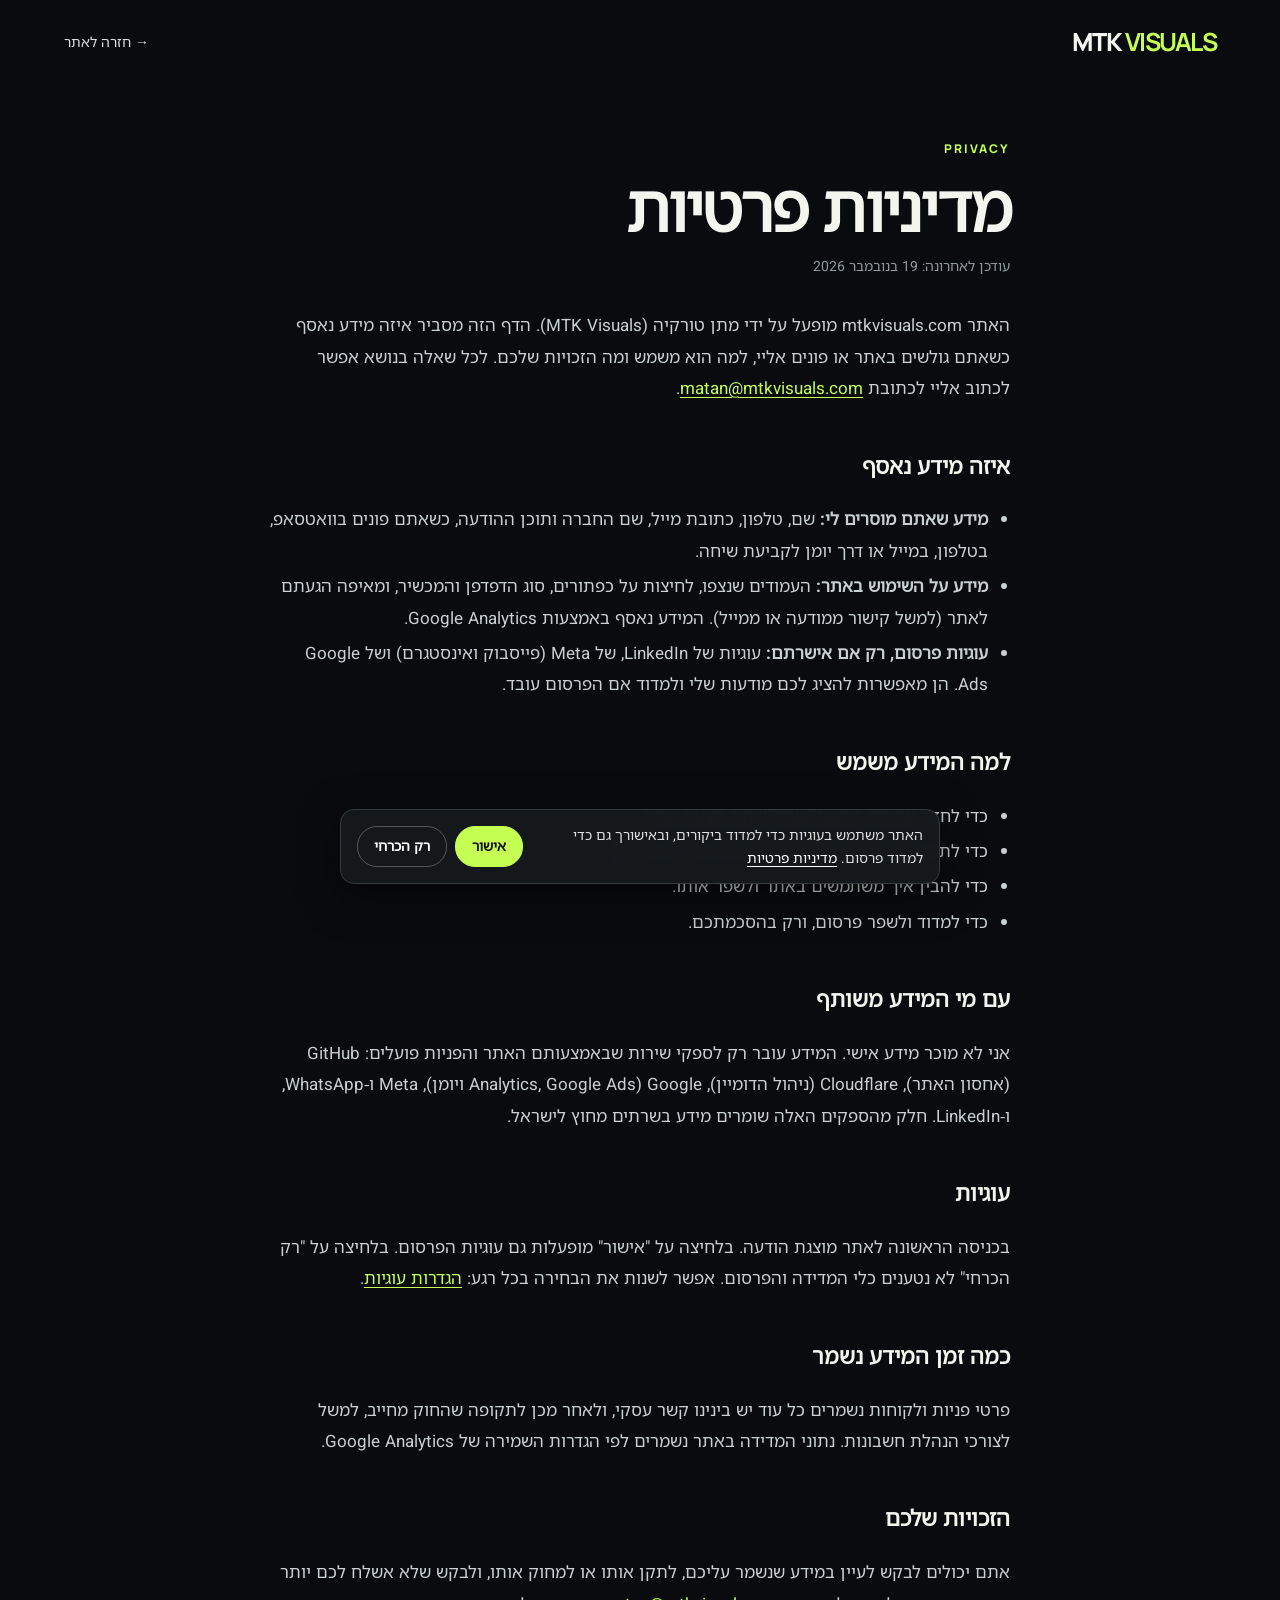
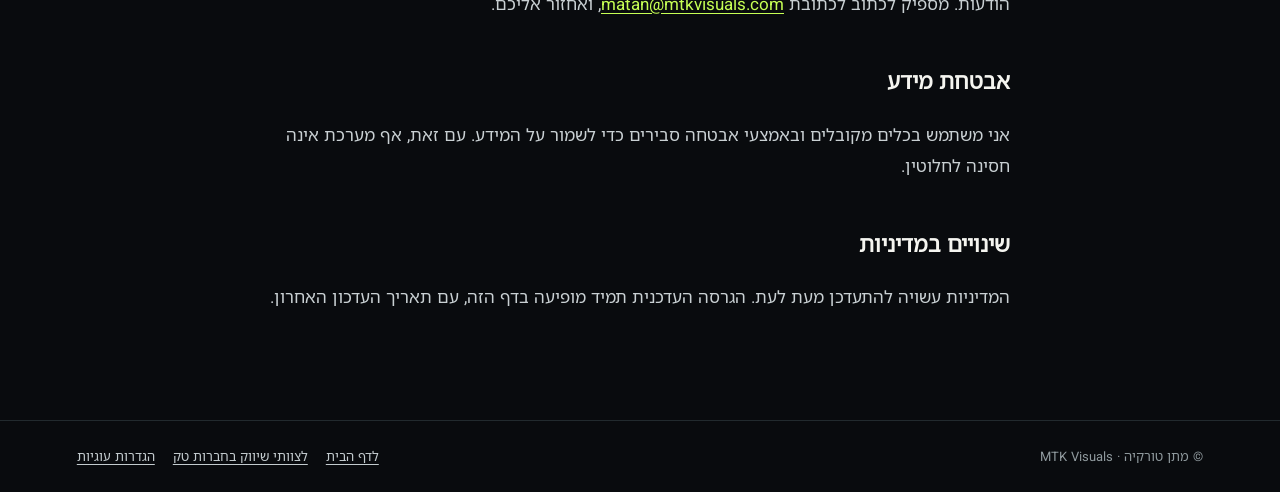
<file: privacy.html>
<!DOCTYPE html>
<html dir="rtl" lang="he"><head><meta charset="utf-8"/><meta content="width=device-width,initial-scale=1" name="viewport"/><meta content="#0a0b0d" name="theme-color"/>
<title>מדיניות פרטיות | MTK Visuals</title>
<meta content="מדיניות הפרטיות של האתר mtkvisuals.com: איזה מידע נאסף, למה, עם מי הוא משותף ואיך מבקשים לעיין בו או למחוק אותו." name="description"/>
<link href="https://mtkvisuals.com/privacy" rel="canonical"/>
<link href="assets/img/favicon.svg" rel="icon" type="image/svg+xml"/>
<link href="https://fonts.googleapis.com" rel="preconnect"/><link crossorigin="" href="https://fonts.gstatic.com" rel="preconnect"/>
<link href="https://fonts.googleapis.com/css2?family=Heebo:wght@400;500;700;800&amp;family=Manrope:wght@600;800&amp;display=swap" rel="stylesheet"/>
<style>
@font-face{font-family:"MTKHebrew";src:url(assets/fonts/mtk-hebrew.woff2) format("woff2");font-display:swap}
:root{--bg:#090b0e;--panel:#15191d;--white:#f5f5f0;--muted:#a6afb5;--accent:#c6ff54}
*{box-sizing:border-box}
body{margin:0;background:var(--bg);color:var(--white);font-family:"MTKHebrew",Heebo,Arial,sans-serif}
a{color:inherit;text-decoration:none}
button{font:inherit;cursor:pointer}
.logo{font:800 25px Manrope,Arial,sans-serif;letter-spacing:-1.5px;direction:ltr}
.logo b{color:var(--accent)}
.kicker{font:800 12px Manrope,Arial,sans-serif;letter-spacing:2px;color:var(--accent);text-transform:uppercase}
</style>
<link href="assets/css/mtk-extra.css?v=20261126a" rel="stylesheet"/>
<script defer src="assets/js/mtk-tracking.js?v=20261124a"></script>
</head>
<body>
<header class="legal-head"><a class="logo" href="./">MTK <b>VISUALS</b></a><a class="back" href="./">→ חזרה לאתר</a></header>
<main class="legal">
<div class="kicker">PRIVACY</div>
<h1>מדיניות פרטיות</h1>
<p class="updated">עודכן לאחרונה: 19 בנובמבר 2026</p>

<p>האתר mtkvisuals.com מופעל על ידי מתן טורקיה (MTK Visuals). הדף הזה מסביר איזה מידע נאסף כשאתם גולשים באתר או פונים אליי, למה הוא משמש ומה הזכויות שלכם. לכל שאלה בנושא אפשר לכתוב אליי לכתובת <a href="mailto:matan@mtkvisuals.com">matan@mtkvisuals.com</a>.</p>

<h2>איזה מידע נאסף</h2>
<ul>
<li><strong>מידע שאתם מוסרים לי:</strong> שם, טלפון, כתובת מייל, שם החברה ותוכן ההודעה, כשאתם פונים בוואטסאפ, בטלפון, במייל או דרך יומן לקביעת שיחה.</li>
<li><strong>מידע על השימוש באתר:</strong> העמודים שנצפו, לחיצות על כפתורים, סוג הדפדפן והמכשיר, ומאיפה הגעתם לאתר (למשל קישור ממודעה או ממייל). המידע נאסף באמצעות Google Analytics.</li>
<li><strong>עוגיות פרסום, רק אם אישרתם:</strong> עוגיות של LinkedIn, של Meta (פייסבוק ואינסטגרם) ושל Google Ads. הן מאפשרות להציג לכם מודעות שלי ולמדוד אם הפרסום עובד.</li>
</ul>

<h2>למה המידע משמש</h2>
<ul>
<li>כדי לחזור אליכם, לתאם שיחה ולתת הצעת מחיר.</li>
<li>כדי לתת את השירות שהוזמן ולנהל את הקשר העסקי.</li>
<li>כדי להבין איך משתמשים באתר ולשפר אותו.</li>
<li>כדי למדוד ולשפר פרסום, ורק בהסכמתכם.</li>
</ul>

<h2>עם מי המידע משותף</h2>
<p>אני לא מוכר מידע אישי. המידע עובר רק לספקי שירות שבאמצעותם האתר והפניות פועלים: GitHub (אחסון האתר), Cloudflare (ניהול הדומיין), Google (Analytics, Google Ads ויומן), Meta ו-WhatsApp, ו-LinkedIn. חלק מהספקים האלה שומרים מידע בשרתים מחוץ לישראל.</p>

<h2>עוגיות</h2>
<p>בכניסה הראשונה לאתר מוצגת הודעה. בלחיצה על "אישור" מופעלות גם עוגיות הפרסום. בלחיצה על "רק הכרחי" לא נטענים כלי המדידה והפרסום. אפשר לשנות את הבחירה בכל רגע: <button type="button" data-consent-open style="background:none;border:0;padding:0;color:var(--accent);text-decoration:underline;text-underline-offset:3px;font-size:inherit">הגדרות עוגיות</button>.</p>

<h2>כמה זמן המידע נשמר</h2>
<p>פרטי פניות ולקוחות נשמרים כל עוד יש בינינו קשר עסקי, ולאחר מכן לתקופה שהחוק מחייב, למשל לצורכי הנהלת חשבונות. נתוני המדידה באתר נשמרים לפי הגדרות השמירה של Google Analytics.</p>

<h2>הזכויות שלכם</h2>
<p>אתם יכולים לבקש לעיין במידע שנשמר עליכם, לתקן אותו או למחוק אותו, ולבקש שלא אשלח לכם יותר הודעות. מספיק לכתוב לכתובת <a href="mailto:matan@mtkvisuals.com">matan@mtkvisuals.com</a>, ואחזור אליכם.</p>

<h2>אבטחת מידע</h2>
<p>אני משתמש בכלים מקובלים ובאמצעי אבטחה סבירים כדי לשמור על המידע. עם זאת, אף מערכת אינה חסינה לחלוטין.</p>

<h2>שינויים במדיניות</h2>
<p>המדיניות עשויה להתעדכן מעת לעת. הגרסה העדכנית תמיד מופיעה בדף הזה, עם תאריך העדכון האחרון.</p>
</main>
<footer class="site-foot"><span>© מתן טורקיה · MTK Visuals</span><nav><a href="./">לדף הבית</a><a href="tech.html">לצוותי שיווק בחברות טק</a><button type="button" data-consent-open>הגדרות עוגיות</button></nav></footer>
</body></html>
</file>
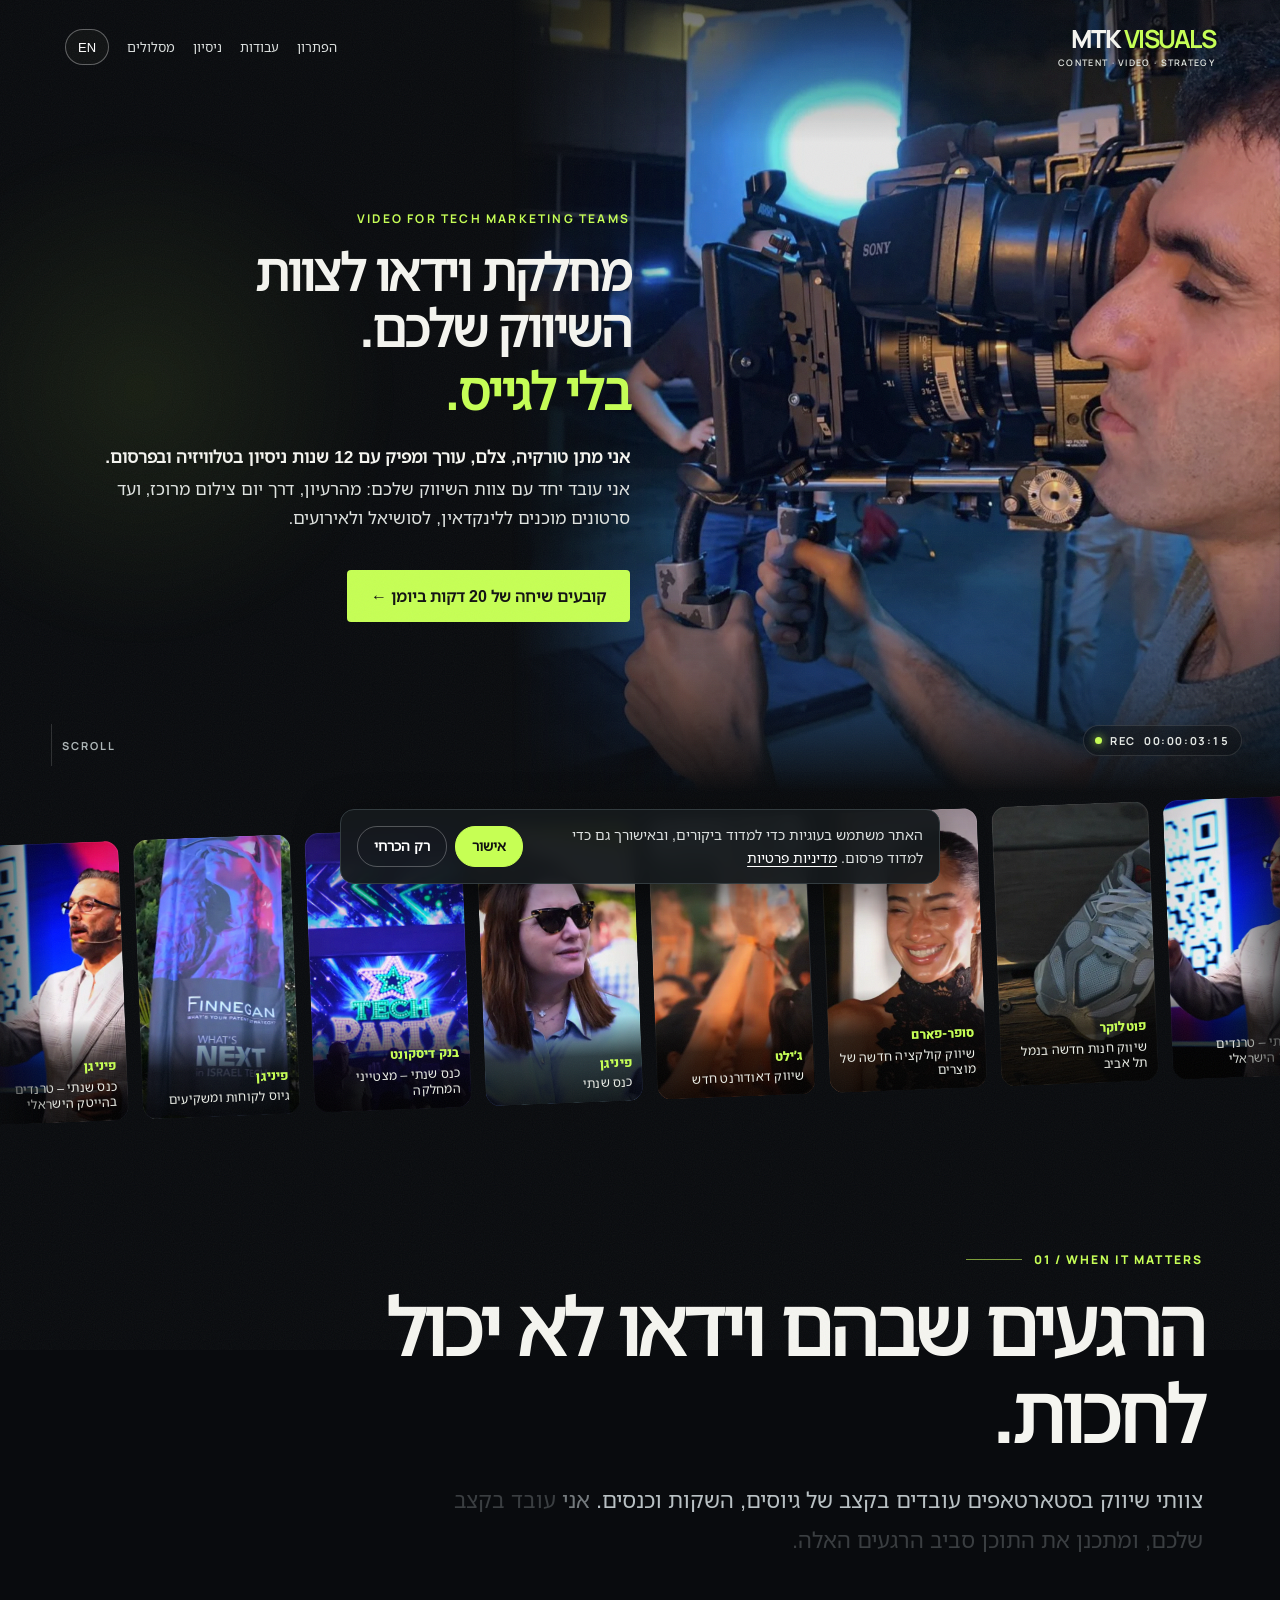
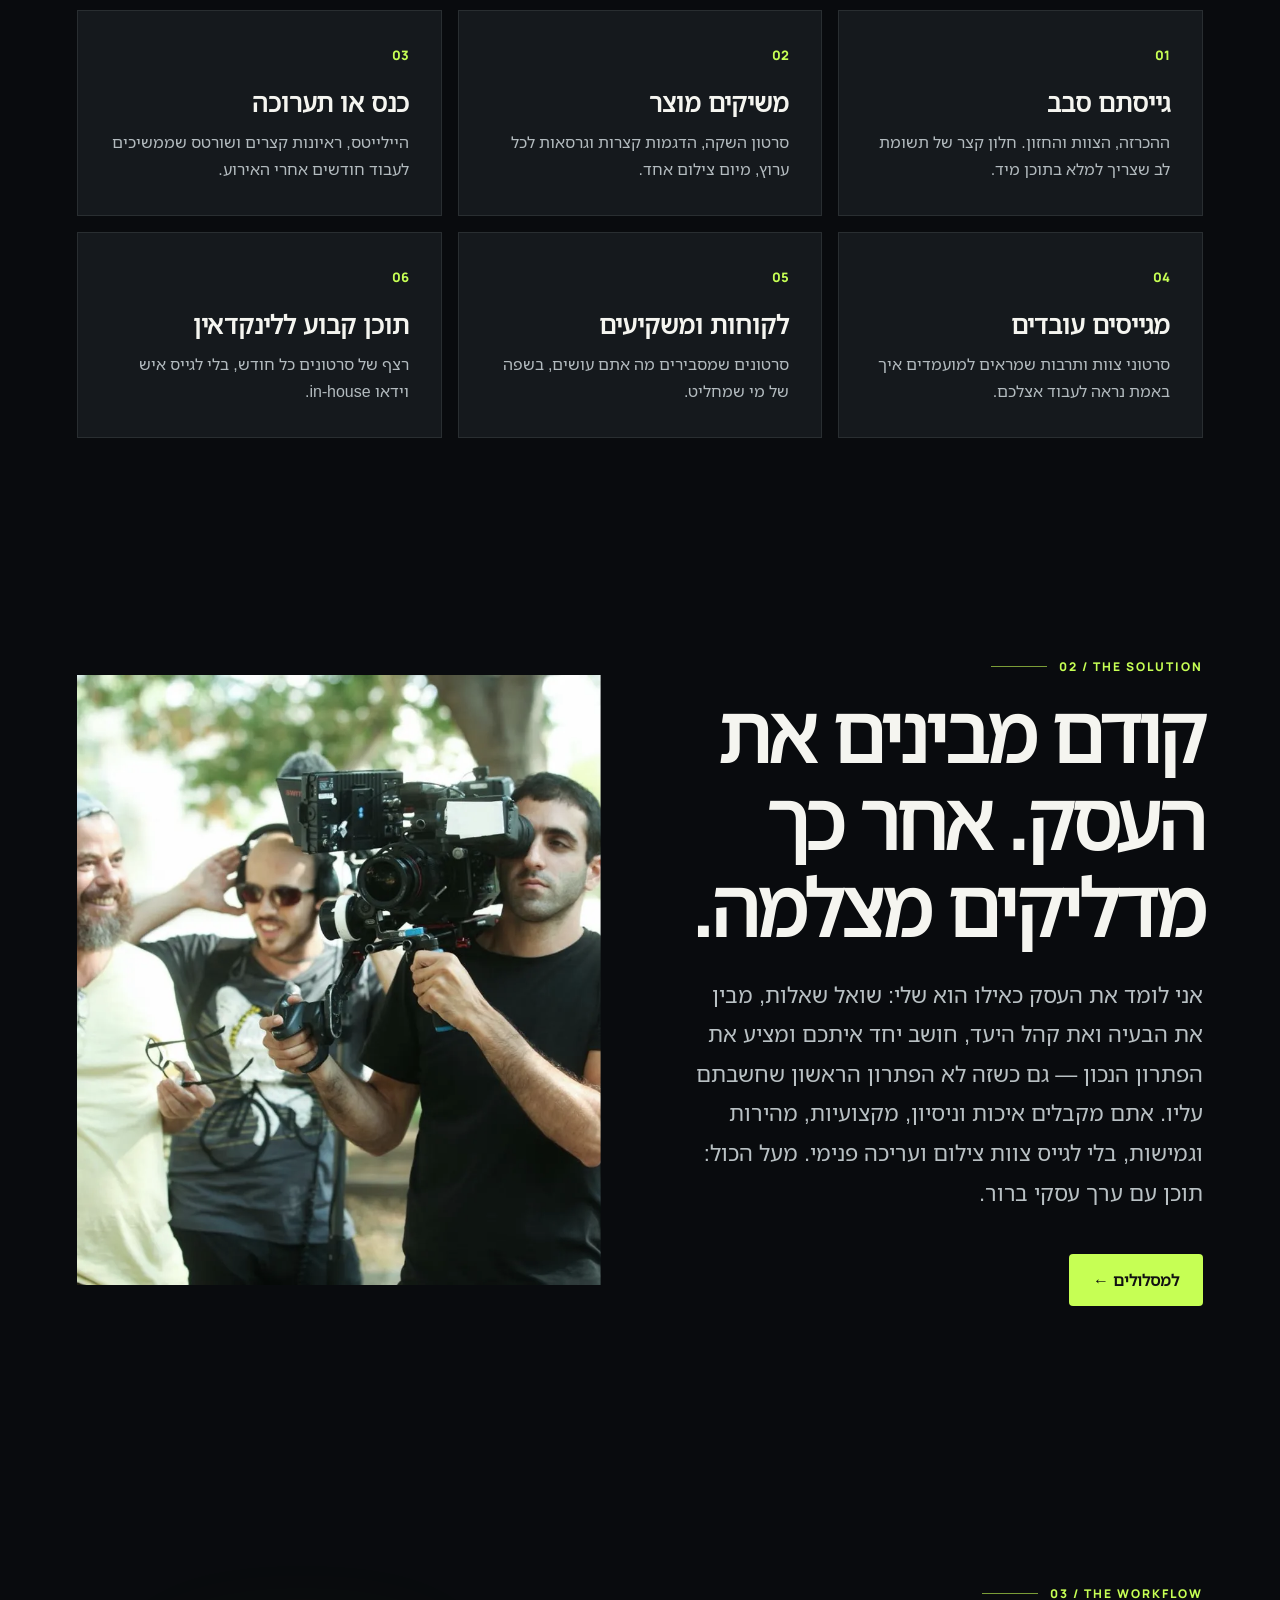
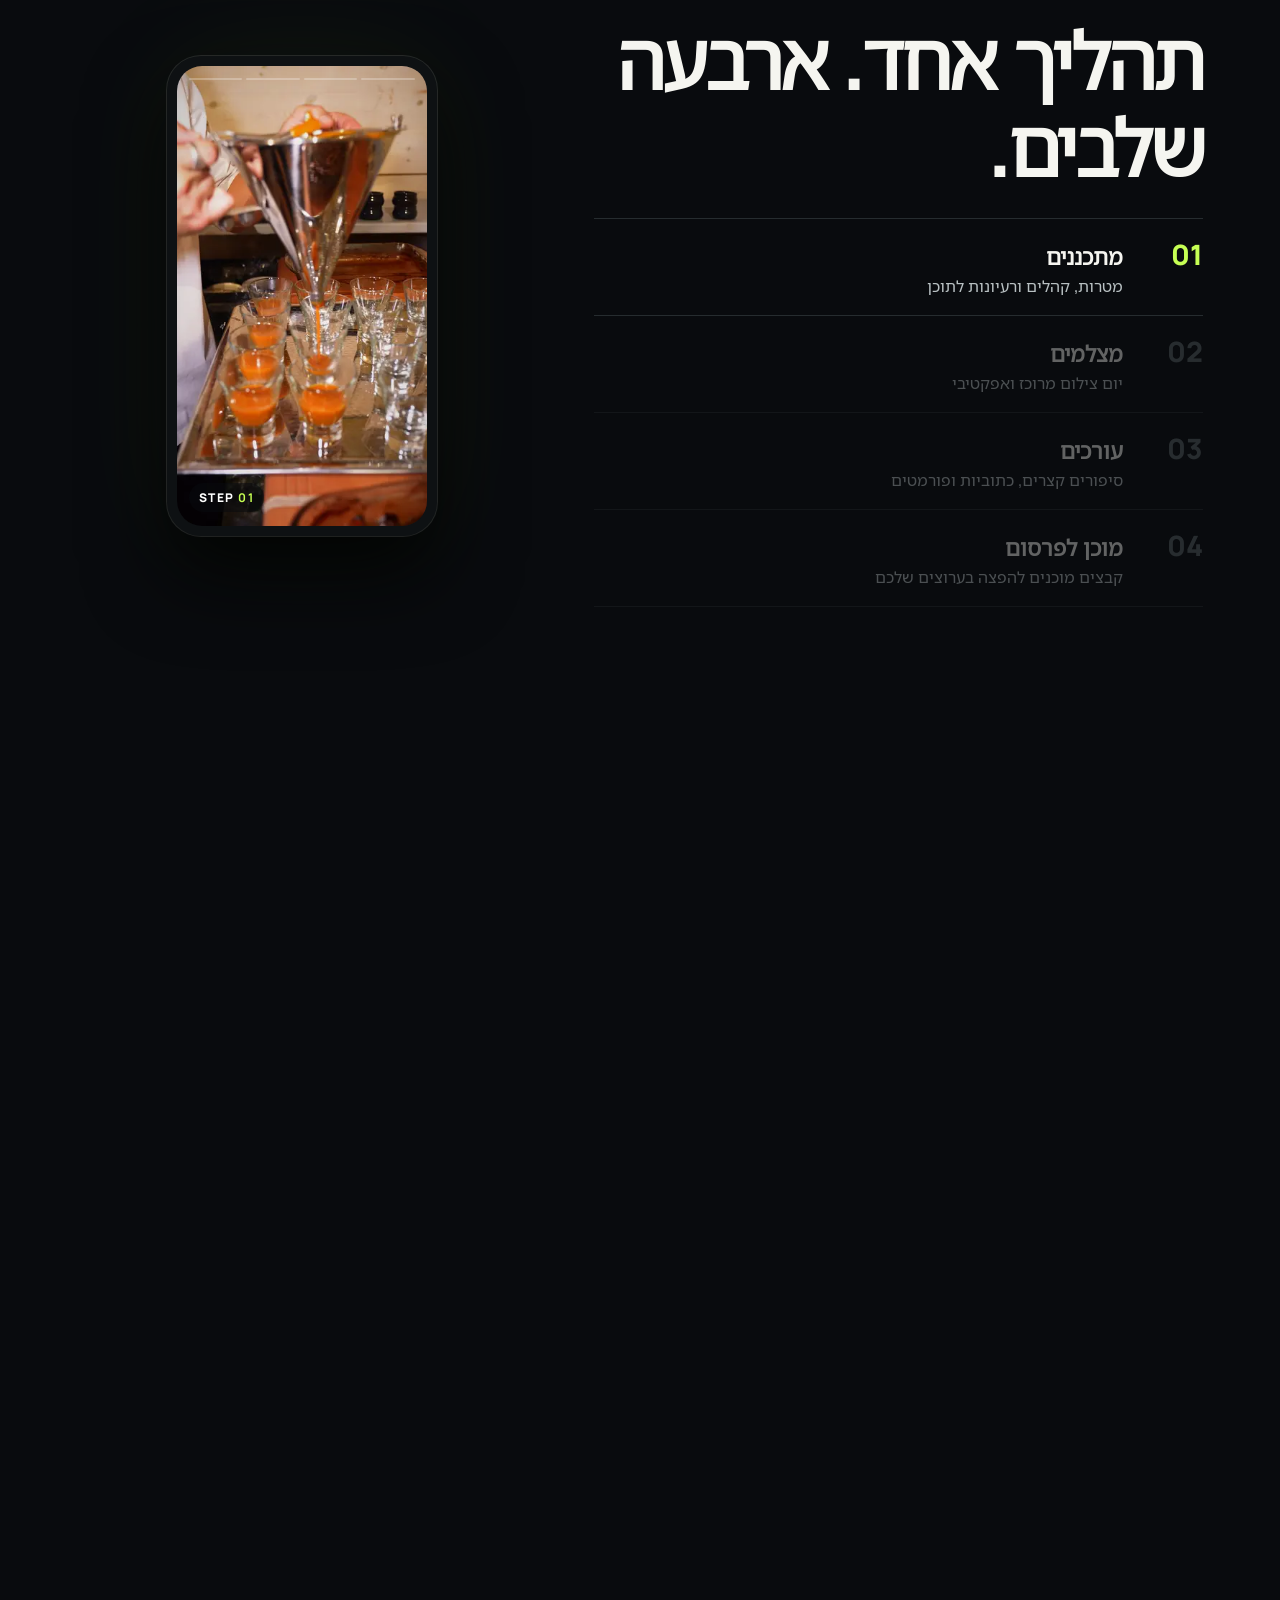
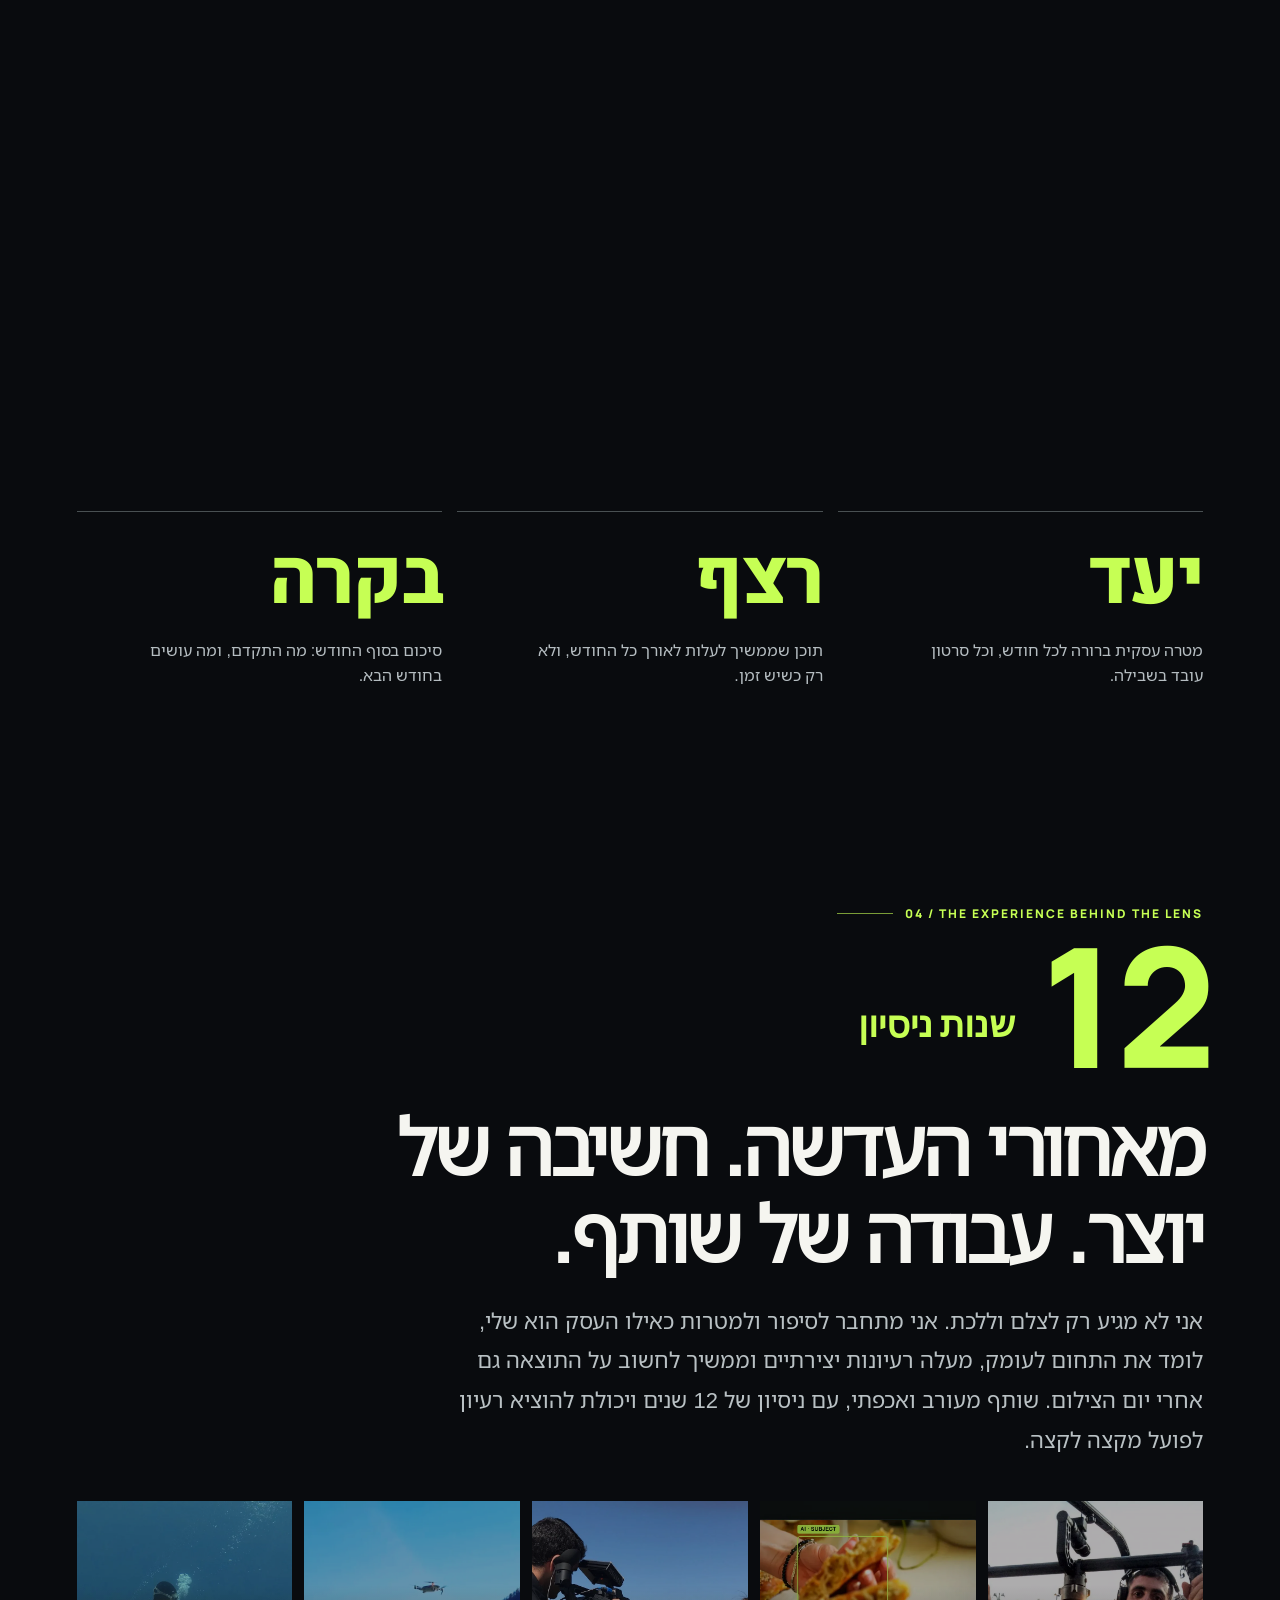
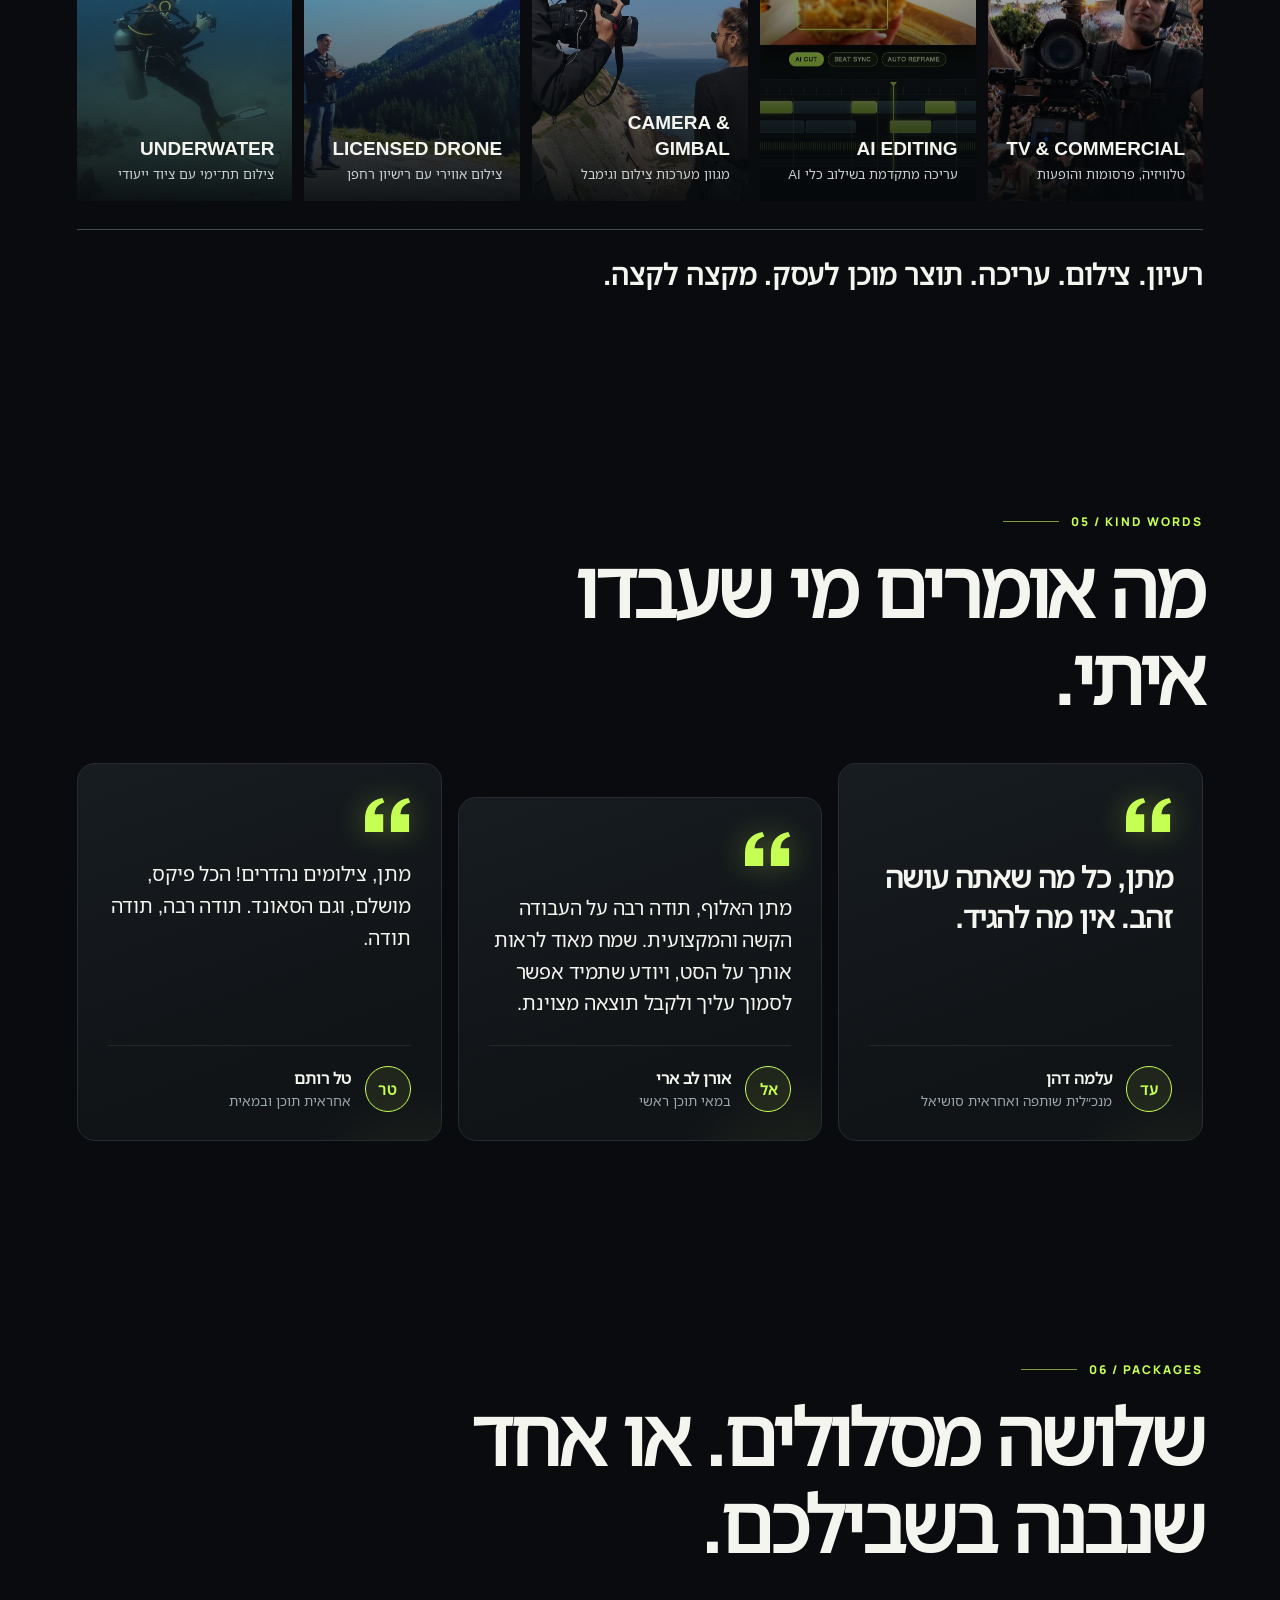
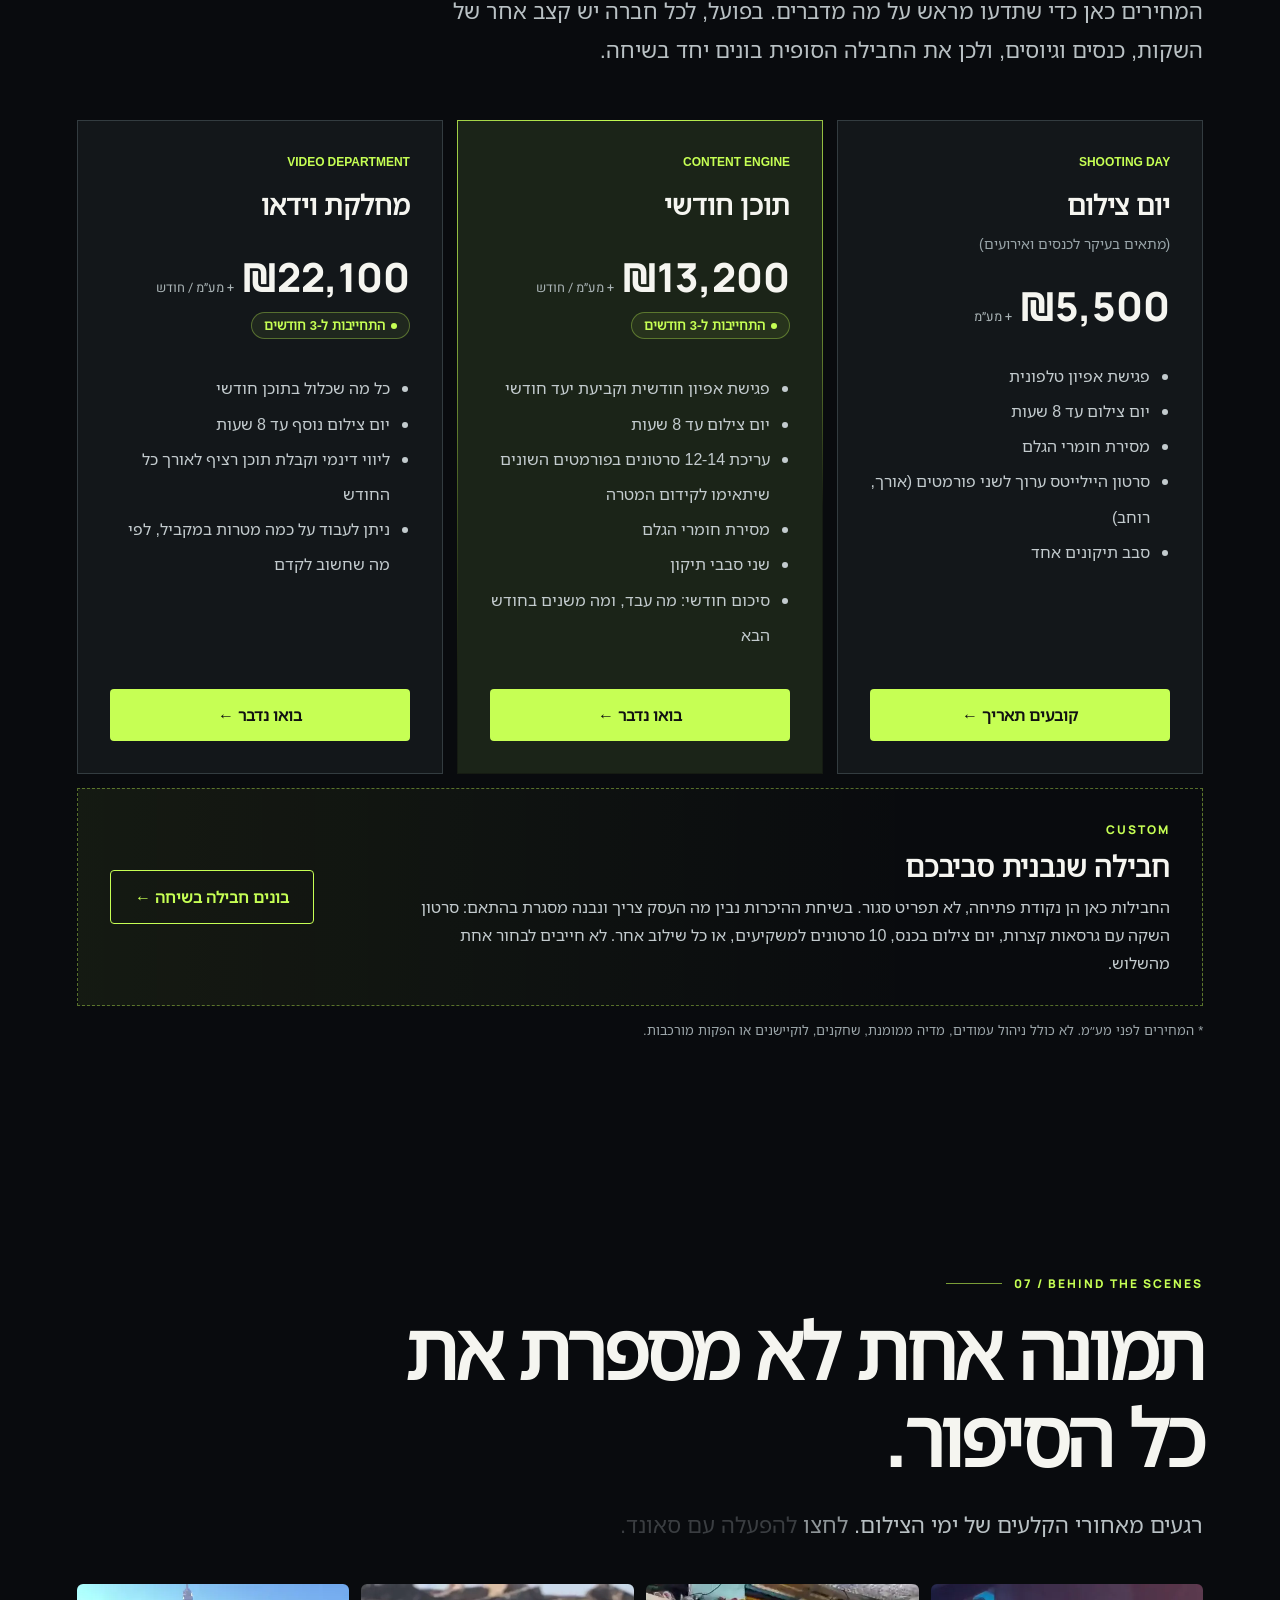
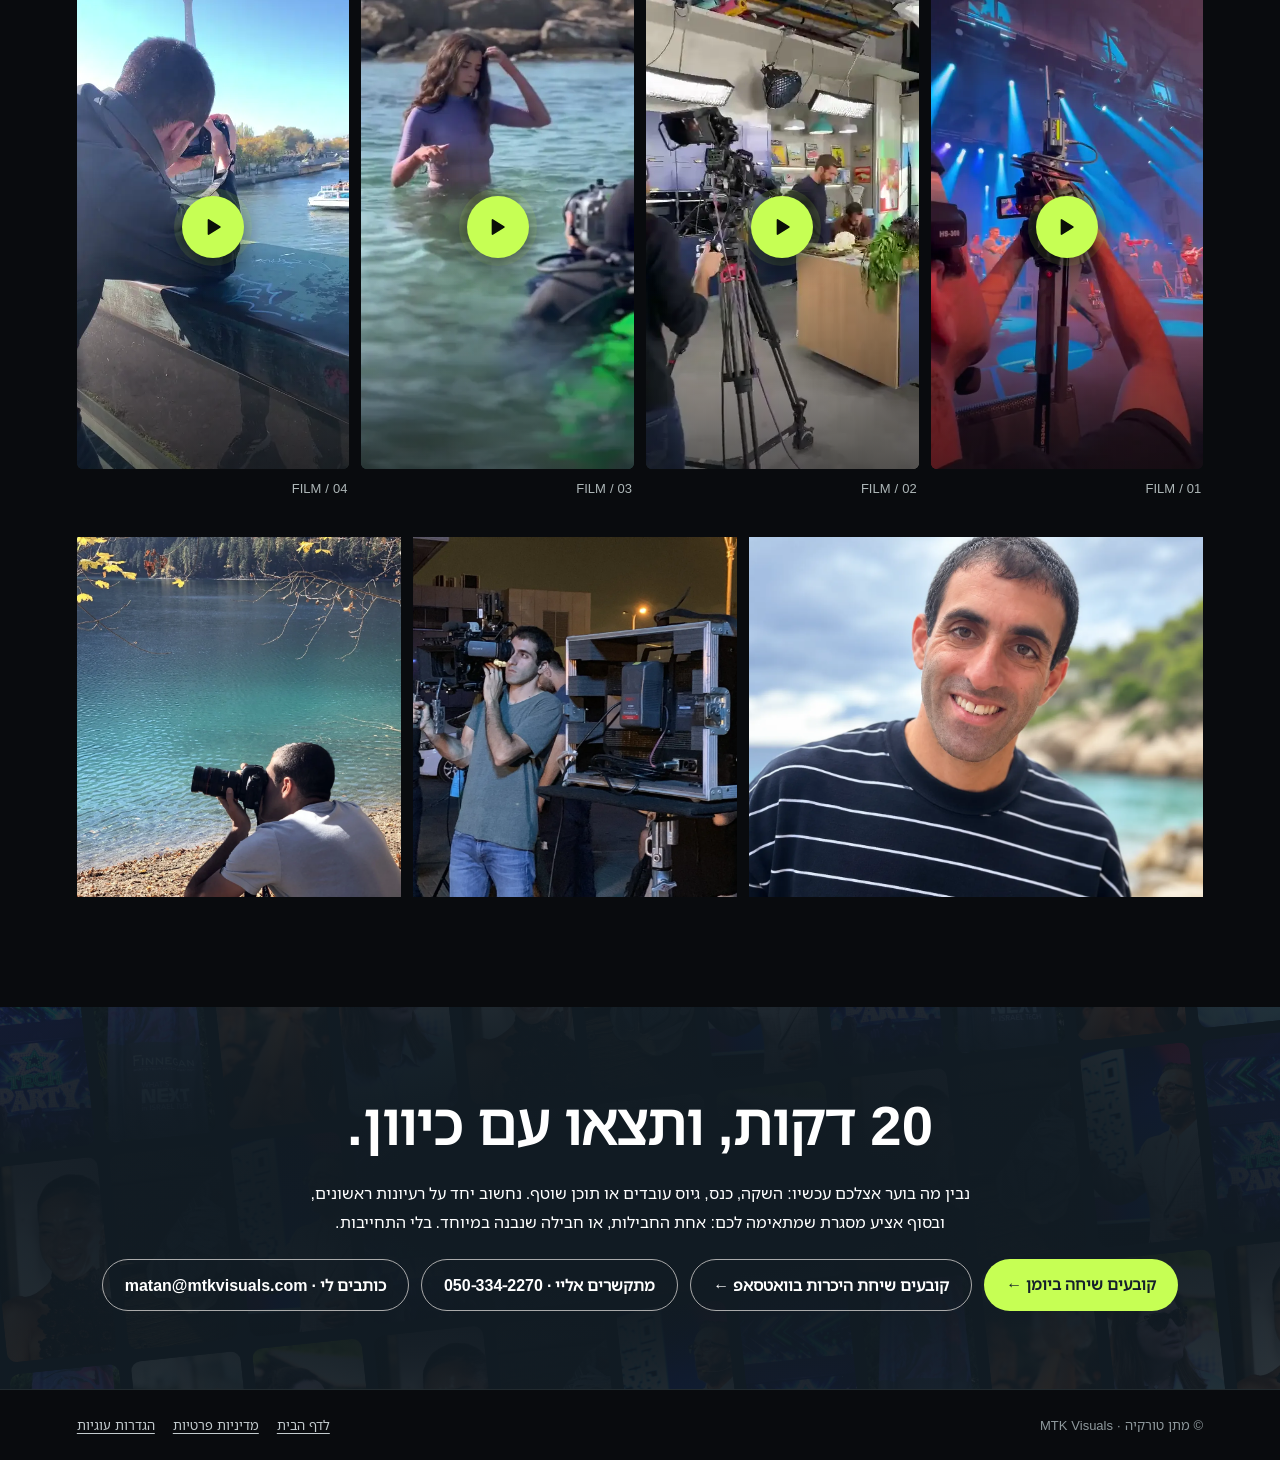
<file: tech.html>
<!DOCTYPE html>

<html dir="rtl" lang="he"><head><meta charset="utf-8"/><meta content="width=device-width,initial-scale=1" name="viewport"/><meta content="#0a0b0d" name="theme-color"/><meta content="מחלקת וידאו חיצונית לסטארטאפים ולחברות טק: רעיון, צילום ועריכה יחד עם צוות השיווק שלכם. סרטוני השקה, כנסים, גיוס עובדים ותוכן קבוע ללינקדאין." name="description"/><title>MTK Visuals | מחלקת וידאו לצוותי שיווק בחברות טק</title><link href="https://mtkvisuals.com/tech" rel="canonical"/><meta content="website" property="og:type"/><meta content="he_IL" property="og:locale"/><meta content="MTK Visuals" property="og:site_name"/><meta content="MTK Visuals | מחלקת וידאו לצוותי שיווק בחברות טק" property="og:title"/><meta content="מחלקת וידאו חיצונית לסטארטאפים ולחברות טק: רעיון, צילום ועריכה יחד עם צוות השיווק שלכם. סרטוני השקה, כנסים, גיוס עובדים ותוכן קבוע ללינקדאין." property="og:description"/><meta content="https://mtkvisuals.com/assets/img/og.jpg" property="og:image"/><meta content="1200" property="og:image:width"/><meta content="630" property="og:image:height"/><meta content="summary_large_image" name="twitter:card"/><link href="assets/img/favicon.svg" rel="icon" type="image/svg+xml"/><link href="https://fonts.googleapis.com" rel="preconnect"/><link crossorigin="" href="https://fonts.gstatic.com" rel="preconnect"/><link href="https://fonts.googleapis.com/css2?family=Heebo:wght@300;400;500;600;700;800;900&amp;family=Manrope:wght@400;500;600;700;800&amp;display=swap" rel="stylesheet"/><link as="image" fetchpriority="high" href="assets/img/hero-4b.webp" rel="preload"/><style>
:root{--bg:#090b0e;--panel:#15191d;--white:#f5f5f0;--muted:#a6afb5;--accent:#c6ff54}*{box-sizing:border-box}html{scroll-behavior:smooth}body{margin:0;background:var(--bg);color:var(--white);font-family:Heebo,Manrope,Arial,sans-serif}body.en{font-family:Manrope,Arial,sans-serif}a{color:inherit;text-decoration:none}button{font:inherit;cursor:pointer}header{position:absolute;z-index:10;top:0;left:0;right:0;padding:24px clamp(20px,5vw,90px);display:flex;justify-content:space-between;align-items:center}.logo{font:800 25px Manrope;letter-spacing:-1.5px}.logo b{color:var(--accent)}nav{display:flex;align-items:center;gap:18px;font-size:13px}nav a{color:#dce0df}.lang{border:1px solid #ffffff55;background:#171a1a88;color:white;padding:8px 12px;border-radius:20px}.hero{min-height:94svh;position:relative;display:flex;align-items:end;overflow:hidden}.hero:before{content:"";position:absolute;inset:0;background:linear-gradient(0deg,#090b0e 0%,#090b0e33 72%),linear-gradient(90deg,#090b0e55,transparent);z-index:1}.hero video{position:absolute;width:100%;height:100%;object-fit:cover;inset:0;filter:brightness(.65)}.hero-content{position:relative;z-index:2;padding:150px clamp(20px,8vw,140px) 90px;max-width:1050px}.eyebrow{font:700 12px Manrope;letter-spacing:2.2px;color:var(--accent);text-transform:uppercase}.hero h1{font-size:clamp(54px,9.1vw,132px);line-height:1.02;letter-spacing:-.06em;margin:22px 0}.hero p{font-size:clamp(17px,2vw,24px);max-width:620px;line-height:1.65;color:#e0e4e1}.cta{display:inline-flex;gap:12px;align-items:center;background:var(--accent);color:#111;border-radius:4px;font-weight:800;padding:15px 24px;margin-top:20px}.ghost{background:transparent;border:1px solid #777;color:white;margin-inline-start:12px}.container{max-width:1320px;margin:auto;padding:110px clamp(20px,6vw,90px)}.kicker{font:800 12px Manrope;letter-spacing:2px;color:var(--accent);text-transform:uppercase}.section-title{font-size:clamp(38px,6vw,78px);line-height:1.13;letter-spacing:-.04em;margin:15px 0 24px;max-width:850px}.lead{font-size:clamp(17px,2vw,22px);color:#b9c1c4;line-height:1.8;max-width:760px}.grid3{display:grid;grid-template-columns:repeat(3,1fr);gap:16px;margin-top:50px}.tile{background:#15191d;border:1px solid #292e31;padding:32px;min-height:210px}.tile .num{color:var(--accent);font:800 13px Manrope}.tile h3{font-size:25px;margin:28px 0 10px}.tile p{color:#b3bbbf;line-height:1.7;margin:0}.split{display:grid;grid-template-columns:1fr 1fr;gap:7%;align-items:center}.split img{width:100%;height:610px;object-fit:cover;filter:grayscale(.2)}.steps{display:grid;grid-template-columns:repeat(4,1fr);gap:2px;margin-top:60px}.step{background:#1a1f21;padding:25px;min-height:180px}.step strong{color:var(--accent);font:800 34px Manrope}.step h3{font-size:22px}.step p{color:#b8c0c2}.stats{display:grid;grid-template-columns:repeat(3,1fr);gap:15px;margin-top:45px}.stat{border-top:1px solid #495052;padding-top:25px}.stat b{font:800 clamp(40px,6vw,78px) Manrope;color:var(--accent)}.stat p{color:#b5bdc1}.showcase{display:grid;grid-template-columns:repeat(2,1fr);gap:18px;margin-top:45px}.showcase video{width:100%;height:350px;object-fit:cover;background:#1b1b1b;border-radius:5px}.showcase figure{margin:0}.showcase figcaption{font-size:13px;color:#aeb7b8;padding:12px 0}.packages{display:grid;grid-template-columns:repeat(3,1fr);gap:14px;margin-top:50px}.package{border:1px solid #333c40;background:#13171a;padding:32px;display:flex;flex-direction:column}.package.featured{border-color:var(--accent);background:#1b2418}.package .tag{font-size:12px;color:var(--accent);font-weight:800}.package h3{font-size:27px;margin:16px 0}.price{font:800 40px Manrope;margin:10px 0}.price small{font:400 13px Heebo;color:#aab4b6}.package ul{padding-inline-start:20px;line-height:2.2;color:#c3cbce;flex:1}.package .cta{text-align:center;justify-content:center}.note{font-size:13px;color:#9da7ab;line-height:1.8}.gallery{display:grid;grid-template-columns:1.4fr 1fr 1fr;gap:12px;margin-top:35px}.gallery img{width:100%;height:360px;object-fit:cover}.footer{background:#c6ff54;color:#0b1009;text-align:center;padding:100px 20px}.footer h2{font-size:clamp(42px,7vw,90px);letter-spacing:-.05em;margin:10px 0}.footer .cta{background:#0a0b0d;color:white}.footer p{max-width:600px;margin:20px auto}.mobile-cta{display:none}body.en .hero h1{letter-spacing:-.075em}@media(max-width:800px){header{padding:18px 20px}nav a{display:none}.hero{min-height:85svh}.hero-content{padding:130px 22px 65px}.hero h1{font-size:clamp(50px,13vw,78px)}.container{padding:72px 20px}.grid3,.packages,.stats{grid-template-columns:1fr}.split{grid-template-columns:1fr}.split img{height:380px;order:-1}.steps{grid-template-columns:1fr 1fr}.showcase{grid-template-columns:1fr}.showcase video{height:280px}.gallery{grid-template-columns:1fr 1fr}.gallery img{height:230px}.gallery img:first-child{grid-column:span 2;height:320px}.mobile-cta{display:block;position:fixed;bottom:12px;left:15px;right:15px;z-index:20;background:var(--accent);color:#101510;text-align:center;padding:14px;font-weight:800;border-radius:6px;box-shadow:0 10px 35px #0009}body{padding-bottom:50px}}
.experience-grid{display:grid;grid-template-columns:repeat(4,1fr);gap:12px;margin-top:42px}.experience-card{position:relative;min-height:300px;overflow:hidden;background:#171b1e}.experience-card img{width:100%;height:100%;position:absolute;inset:0;object-fit:cover;filter:brightness(.68)}.experience-card:after{content:"";position:absolute;inset:0;background:linear-gradient(0deg,#06090be8,transparent 72%)}.experience-card .cap{position:absolute;bottom:18px;inset-inline:18px;z-index:1}.experience-card h3{font-size:19px;margin:0 0 4px}.experience-card p{font-size:13px;color:#cbd1d2;margin:0}.experience-big{font:800 clamp(72px,13vw,170px) Manrope;letter-spacing:-.09em;line-height:1;color:var(--accent)}.experience-end{margin-top:28px;border-top:1px solid #414a4c;padding-top:25px;font-size:clamp(19px,2.5vw,28px);font-weight:700}@media(max-width:800px){.experience-grid{grid-template-columns:repeat(2,1fr)}.experience-card{min-height:240px}}</style><style>.mtk-cta{background:#111b23;color:#fff;padding:78px 24px;text-align:center;direction:rtl}.mtk-cta h2{font-size:clamp(30px,4vw,55px);margin:0 0 18px}.mtk-cta p{max-width:680px;margin:0 auto 22px;line-height:1.8}.mtk-buttons{display:flex;gap:12px;justify-content:center;flex-wrap:wrap}.mtk-buttons a{padding:14px 22px;border-radius:30px;background:var(--accent);color:#15202b;text-decoration:none;font-weight:700}.mtk-buttons a+a{background:transparent;color:white;border:1px solid #aaa}.mtk-float{position:fixed;bottom:20px;left:20px;z-index:9999;background:#25d366;color:#102b1c!important;border-radius:40px;padding:13px 19px;text-decoration:none;font-weight:800;box-shadow:0 8px 30px #0004;direction:rtl}.logo-tagline{display:block;font:600 9px Manrope;letter-spacing:1.3px;color:#e0e5e0;margin-top:3px}.brand-lockup{line-height:1.1}@media(max-width:800px){.mtk-float{bottom:76px;left:12px;font-size:12px;padding:10px 12px}} </style><style>@font-face{font-family:"MTKHebrew";src:url(assets/fonts/mtk-hebrew.woff2) format("woff2");font-display:swap}
@font-face{font-family:"MTKEnglish";src:url(assets/fonts/mtk-english.woff2) format("woff2");font-display:swap}
/* Small, targeted changes to the original design */
body{font-family:"MTKHebrew",Arial,sans-serif}
body.en{font-family:"MTKEnglish",Arial,sans-serif}
.hero .hero-photo{position:absolute;inset:0;width:100%;height:100%;object-fit:cover;object-position:center 43%;filter:brightness(.68)}
#problem .tile{position:relative;min-height:185px;transition:transform .2s,border-color .2s}
#problem .tile:hover{transform:translateY(-4px);border-color:#718c48}
#problem .tile .num{display:inline-grid;place-items:center;width:34px;height:34px;border:1px solid #d37b7b;color:#ff9d9d;border-radius:50%;font-size:20px;line-height:1}
#problem .tile h3{margin-top:22px}
body.en #contact{direction:ltr}
@media(max-width:800px){body{padding-bottom:0}.hero .hero-photo{object-position:51% center}}
</style><style>
/* Compact problem row */
#problem{padding-top:70px;padding-bottom:72px}
#problem .grid3{grid-template-columns:repeat(3,minmax(0,1fr));gap:12px;margin-top:25px}
#problem .tile{min-height:0;padding:18px 20px;border-radius:7px;display:grid;grid-template-columns:22px 1fr;column-gap:10px;align-items:start}
#problem .tile .num{grid-row:1 / span 2;font-size:20px;line-height:1.3}
#problem .tile h3{font-size:18px;line-height:1.4;margin:0 0 5px}
#problem .tile p{font-size:13px;line-height:1.5;margin:0}
#problem .lead{font-size:16px;line-height:1.55}
.hero .hero-photo{position:absolute;inset:0;width:100%;height:100%;object-fit:cover;object-position:center 38%;filter:brightness(.66)}
@media(max-width:700px){#problem{padding-top:48px;padding-bottom:50px}#problem .grid3{grid-template-columns:repeat(3,minmax(0,1fr));gap:6px;margin-top:20px}#problem .tile{display:block;padding:10px 8px;min-width:0}#problem .tile .num{display:block;font-size:17px;margin-bottom:5px}#problem .tile h3{font-size:13px;line-height:1.25;margin-bottom:4px}#problem .tile p{font-size:10px;line-height:1.4;overflow-wrap:anywhere}#problem .lead{font-size:14px}}

/* ===== v5: river = native horizontal scroller driven by JS ===== */
#reels .river-row{overflow-x:auto;overflow-y:hidden;scrollbar-width:none;overscroll-behavior-x:contain;-webkit-overflow-scrolling:touch;cursor:grab}
#reels .river-row::-webkit-scrollbar{display:none}
#reels .river-row.dragging{cursor:grabbing}
#reels .river-row.dragging .rc{transition:none}
.river-track{animation:none!important;transform:none!important}
.river .rc .play-dot{inset:10px 10px auto auto}
.rc-cap{position:absolute;left:0;right:0;bottom:0;z-index:1;padding:38px 10px 10px;background:linear-gradient(180deg,#0000,#000000b8 46%,#000000e0);direction:rtl;text-align:right;pointer-events:none;line-height:1.28}
.rc-cap b{display:block;font:800 12.5px/1.25 Heebo,Manrope,sans-serif;color:var(--accent);margin-bottom:3px}
.rc-cap span{display:-webkit-box;-webkit-line-clamp:3;-webkit-box-orient:vertical;overflow:hidden;font-size:12px;color:#eef1ea}
body.en .rc-cap{direction:ltr;text-align:left}
body.en .rc-cap b{font-family:Manrope,sans-serif}
.river-nav{position:absolute;top:50%;z-index:4;width:50px;height:50px;margin-top:-25px;border-radius:50%;border:1px solid #c6ff5470;background:#0b0d10d9;color:var(--accent);font:700 28px/1 Manrope,sans-serif;display:grid;place-items:center;padding:0 0 3px;cursor:pointer;opacity:0;transition:opacity .3s,transform .3s,background .25s,color .25s;-webkit-backdrop-filter:blur(6px);backdrop-filter:blur(6px)}
.river-nav.prev{left:20px}.river-nav.next{right:20px}
.river:hover .river-nav,.river-nav:focus-visible{opacity:1}
.river-nav:hover,.river-nav:focus-visible{background:var(--accent);color:#0b1009;transform:scale(1.08)}
.lb-ctx{display:block;margin-top:8px;font:500 15px/1.45 Heebo,Manrope,sans-serif;letter-spacing:0;text-transform:none;color:#e6ebe2;direction:rtl}
body.en .lb-ctx{direction:ltr;font-family:Manrope,sans-serif}
@media (hover:none),(pointer:coarse){ .river-nav{display:none} #reels .river-row{cursor:auto} }
@media (max-width:800px){ .rc-cap{padding:30px 8px 8px} .rc-cap b{font-size:11.5px} .rc-cap span{font-size:11px;-webkit-line-clamp:4} }
/* ===== v5: packages minimum-term pill ===== */
.package .pkg-term{align-self:flex-start;display:inline-flex;align-items:center;gap:6px;margin:-2px 0 16px;padding:5px 12px;border-radius:999px;border:1px solid #c6ff5455;background:#c6ff5412;color:var(--accent);font-size:13px;font-weight:700;line-height:1.2}
.package .pkg-term:before{content:"";width:6px;height:6px;border-radius:50%;background:var(--accent)}
</style><script>
(function(){
  function setLang(lang){
    var root=document.documentElement;
    root.lang=lang;root.dir=(lang==='he'?'rtl':'ltr');
    if(document.body) document.body.classList.toggle('en',lang==='en');
    document.querySelectorAll('[data-he][data-en]').forEach(function(el){
      var val=el.getAttribute('data-'+lang);
      if(val!==null)el.textContent=val;
    });
    var btn=document.getElementById('switch');
    if(btn){btn.textContent=(lang==='he'?'EN':'עברית');btn.setAttribute('aria-label',lang==='he'?'Switch to English':'מעבר לעברית');}
    try{document.dispatchEvent(new CustomEvent('mtk:lang',{detail:lang}));}catch(e){}
  }
  window.mtkToggleLanguage=function(){setLang(document.documentElement.lang==='en'?'he':'en');};
  document.addEventListener('DOMContentLoaded',function(){setLang('he');});
})();
</script><style>.case-head{display:flex;flex-wrap:wrap;justify-content:space-between;align-items:baseline;gap:6px 24px;margin-top:46px;padding-top:18px;border-top:1px solid #2d3437}.case-head h3{font-size:clamp(20px,2.4vw,28px);margin:0;letter-spacing:-.01em}.case-head span{font:700 12px Manrope;letter-spacing:1.4px;color:var(--accent);text-transform:uppercase}.reels{display:grid;grid-template-columns:repeat(5,minmax(0,1fr));gap:12px;margin-top:18px}.reels.bts{grid-template-columns:repeat(4,minmax(0,1fr));margin-top:40px}.reel{margin:0;min-width:0}.reel video{display:block;width:100%;aspect-ratio:9/16;object-fit:cover;background:#15191d;border-radius:6px}.reel figcaption{font-size:13px;color:#aeb7b8;padding:10px 2px 0}.reel figcaption b{color:var(--accent);font:800 12px Manrope;margin-inline-end:8px}.swipe-hint{display:none}#bts .gallery{margin-top:40px}.outcomes .stat b{font-family:Heebo,"MTKHebrew",Arial,sans-serif;font-weight:800;letter-spacing:-.02em;display:block;line-height:1.1}body.en .outcomes .stat b{font-family:Manrope,Arial,sans-serif}.outcomes .stat p{max-width:30ch;line-height:1.6}#work .section-title{margin-bottom:0}@media(max-width:800px){.reels,.reels.bts{display:flex;overflow-x:auto;scroll-snap-type:x mandatory;gap:10px;margin-inline:-20px;padding-inline:20px;scroll-padding-inline:20px;scrollbar-width:none}.reels::-webkit-scrollbar{display:none}.reel{flex:0 0 58%;scroll-snap-align:start}.swipe-hint{display:block;font-size:12px;color:#8f9a9d;margin:10px 0 0}.case-head{margin-top:36px}}</style><style id="v3">/* v3 motion layer. Same palette as the site: --bg, --panel, --white, --muted, --accent (+ #111b23 contact band) */
:root{--ease:cubic-bezier(.2,.7,.1,1);--ease-io:cubic-bezier(.65,0,.35,1);--line:#262c2f;--card:#15191d;--cta-bg:#111b23}
[hidden]{display:none!important}
html{scroll-behavior:smooth}
body{overflow-x:hidden}
::selection{background:var(--accent);color:#0b1009}

/* ---------- film grain + scroll progress ---------- */
.grain{position:fixed;inset:-50%;z-index:60;pointer-events:none;opacity:.05;
 background-image:url("data:image/svg+xml,%3Csvg xmlns='http://www.w3.org/2000/svg' width='180' height='180'%3E%3Cfilter id='n'%3E%3CfeTurbulence type='fractalNoise' baseFrequency='.9' numOctaves='2' stitchTiles='stitch'/%3E%3C/filter%3E%3Crect width='100%25' height='100%25' filter='url(%23n)'/%3E%3C/svg%3E");
 animation:grain 1s steps(6) infinite}
@keyframes grain{0%{transform:translate(0,0)}20%{transform:translate(-3%,2%)}40%{transform:translate(2%,-3%)}60%{transform:translate(-2%,-1%)}80%{transform:translate(3%,3%)}100%{transform:translate(0,0)}}
.progress{position:fixed;top:0;left:0;right:0;height:2px;z-index:70;background:var(--accent);transform-origin:right center;transform:scaleX(0);pointer-events:none}

/* ---------- floating pill header (nas-style) ---------- */
header{position:fixed!important;top:env(safe-area-inset-top,0px);left:0;right:0;transition:padding .45s var(--ease),background-color .45s,border-color .45s,top .45s var(--ease),max-width .45s var(--ease),border-radius .45s;border:1px solid transparent;margin:0 auto;max-width:100%}
header.scrolled{top:calc(env(safe-area-inset-top,0px) + 12px);max-width:min(1120px,calc(100% - 24px));padding:10px 14px 10px 22px;border-radius:999px;background:rgba(17,21,24,.72);-webkit-backdrop-filter:blur(16px) saturate(140%);backdrop-filter:blur(16px) saturate(140%);border-color:#ffffff14;box-shadow:0 14px 40px #0007}
header.scrolled .logo{font-size:21px}
header.scrolled .logo-tagline{display:none}
header .logo{transition:font-size .45s var(--ease)}
nav a{position:relative}
nav a:after{content:"";position:absolute;inset-inline:0;bottom:-5px;height:1px;background:var(--accent);transform:scaleX(0);transform-origin:right;transition:transform .35s var(--ease)}
nav a:hover:after{transform:scaleX(1);transform-origin:left}

/* ---------- hero 4B ---------- */
.hero.h4b{min-height:min(88svh,960px);display:flex;align-items:center;overflow:hidden;position:relative;isolation:isolate}
.hero.h4b:before{display:none}
.h4b .hero-media{position:absolute;top:0;bottom:0;right:0;width:60%;overflow:hidden;
 -webkit-mask-image:linear-gradient(to right,transparent 0,#000 22%);mask-image:linear-gradient(to right,transparent 0,#000 22%);
 animation:mediaIn 1.4s var(--ease) both}
.h4b .hero-media:after{content:"";position:absolute;inset:0;background:linear-gradient(0deg,var(--bg) 0%,#090b0e88 12%,transparent 34%),linear-gradient(180deg,#090b0e99 0%,transparent 18%);pointer-events:none}
.h4b .hero-photo{position:absolute;inset:-4% 0 0 0;width:100%;height:104%;object-fit:cover;object-position:100% 50%;filter:brightness(.9);will-change:transform;animation:photoIn 2.2s var(--ease) both}
@keyframes mediaIn{from{clip-path:inset(0 0 0 45%)}to{clip-path:inset(0 0 0 0)}}
@keyframes photoIn{from{transform:scale(1.14)}to{transform:scale(1)}}
.h4b .hero-glow{position:absolute;z-index:-1;width:46vw;height:46vw;left:-12vw;top:12%;border-radius:50%;background:radial-gradient(circle,#c6ff5414 0%,transparent 62%);filter:blur(10px);animation:drift 14s ease-in-out infinite alternate;pointer-events:none}
@keyframes drift{to{transform:translate(8vw,6vh) scale(1.15)}}
.h4b .hero-content{position:relative;z-index:2;width:50%;max-width:none;margin-inline-start:auto;padding:130px 10px 90px clamp(24px,5.5vw,90px)}
body.en .h4b .hero-content{margin-inline-start:0;margin-inline-end:auto}
body.en .h4b h1{letter-spacing:-.03em}
.h4b h1{font-size:clamp(34px,3.9vw,60px);line-height:1.12;letter-spacing:-.035em;margin:18px 0 22px;font-weight:800;text-wrap:balance}
.h4b h1 .hl{display:block;color:var(--accent);margin-top:.14em}
.h4b .hero-sub{font-size:clamp(16px,1.35vw,20px);max-width:560px;line-height:1.7;color:#e0e4e1;animation:fadeUp .9s .75s var(--ease) both}
.h4b .eyebrow{animation:fadeUp .8s .05s var(--ease) both}
.h4b .cta{animation:fadeUp .9s .95s var(--ease) both}
@keyframes fadeUp{from{opacity:.0;transform:translateY(18px)}to{opacity:1;transform:none}}
.split-w .w{display:inline-block;white-space:pre}
.h4b .split-w .w{animation:wordIn .9s var(--ease) both;animation-delay:calc(var(--i) * 45ms + 180ms)}
@keyframes wordIn{from{opacity:.08;transform:translateY(.45em) rotate(2deg);filter:blur(8px)}to{opacity:1;transform:none;filter:none}}
.rec{position:absolute;z-index:3;right:clamp(18px,3vw,40px);bottom:clamp(18px,4vh,40px);display:flex;align-items:center;gap:8px;font:700 11px Manrope,Arial,sans-serif;letter-spacing:1.6px;color:#e6eae6;direction:ltr;font-variant-numeric:tabular-nums;background:#090b0e66;border:1px solid #ffffff1f;padding:7px 11px;border-radius:999px;-webkit-backdrop-filter:blur(6px);backdrop-filter:blur(6px)}
.rec i{width:7px;height:7px;border-radius:50%;background:var(--accent);box-shadow:0 0 10px var(--accent);animation:blink 1.2s steps(2) infinite}
@keyframes blink{50%{opacity:.15}}
.scroll-cue{position:absolute;z-index:3;left:clamp(20px,4vw,60px);bottom:26px;display:flex;align-items:center;gap:10px;font:700 11px Manrope,Arial,sans-serif;letter-spacing:2px;color:#aeb7b8;direction:ltr}
.scroll-cue span{width:1px;height:42px;background:#ffffff26;position:relative;overflow:hidden}
.scroll-cue span:after{content:"";position:absolute;left:0;top:-40%;width:1px;height:40%;background:var(--accent);animation:cue 1.8s var(--ease-io) infinite}
@keyframes cue{to{top:100%}}

/* ---------- CTA micro-interactions ---------- */
.cta{transition:transform .35s var(--ease),box-shadow .35s var(--ease),background-color .3s;will-change:transform}
.cta:hover{box-shadow:0 10px 30px #c6ff5433}
.ghost:hover,.footer .cta:hover{box-shadow:none}
.mtk-buttons a{transition:transform .35s var(--ease),background-color .3s,color .3s}
.mtk-buttons a:hover{transform:translateY(-2px)}

/* ---------- reel river (marquee of every edited reel) ---------- */
.river{position:relative;padding:34px 0 46px;overflow:hidden;direction:ltr}
.river-tilt{transform:rotate(-2.2deg) scale(1.04);display:grid;gap:14px}
.river-row{overflow:hidden;-webkit-mask-image:linear-gradient(90deg,transparent,#000 6%,#000 94%,transparent);mask-image:linear-gradient(90deg,transparent,#000 6%,#000 94%,transparent)}
.river-track{display:flex;gap:14px;width:max-content;animation:marq var(--dur,90s) linear infinite}
.river-row.rev .river-track{animation-direction:reverse}
.river-row:hover .river-track{animation-play-state:paused}
@keyframes marq{from{transform:translateX(0)}to{transform:translateX(calc(-50% - 7px))}}
.rc{position:relative;flex:0 0 auto;width:clamp(112px,11vw,158px);aspect-ratio:9/16;border-radius:14px;overflow:hidden;border:0;padding:0;background:var(--card);cursor:pointer;transition:transform .45s var(--ease),box-shadow .45s var(--ease);outline-offset:3px}
.rc video,.wc video{position:absolute;inset:0;width:100%;height:100%;object-fit:cover;display:block;background:var(--card)}
.rc:after{content:"";position:absolute;inset:0;border-radius:inherit;box-shadow:inset 0 0 0 1px #ffffff14;pointer-events:none}
.rc:hover,.rc:focus-visible{transform:translateY(-6px) scale(1.04);box-shadow:0 18px 40px #000a}
.play-dot{position:absolute;inset:auto 10px 10px auto;width:34px;height:34px;border-radius:50%;background:var(--accent);display:grid;place-items:center;transform:scale(.6);opacity:0;transition:transform .35s var(--ease),opacity .3s;pointer-events:none}
.play-dot:before{content:"";margin-left:3px;border-style:solid;border-width:7px 0 7px 11px;border-color:transparent transparent transparent #0b1009}
.rc:hover .play-dot,.rc:focus-visible .play-dot,.wc:hover .play-dot,.wc:focus-visible .play-dot{transform:scale(1);opacity:1}
.ticker{overflow:hidden;padding:4px 0}
.ticker-track{display:flex;align-items:center;gap:28px;width:max-content;animation:marq 40s linear infinite reverse;font-weight:800;font-size:clamp(34px,5.4vw,76px);line-height:1.15;letter-spacing:-.03em;white-space:nowrap}
.ticker-track span{font-family:"MTKHebrew",Heebo,Arial,sans-serif}
.ticker-track .o{font-family:Manrope,Arial,sans-serif;color:transparent;-webkit-text-stroke:1.2px #f5f5f055}
.ticker-track b{color:var(--accent);font-size:.5em}
.river-note{display:block;text-align:center;font-size:13px;color:#8f9a9d;margin-top:26px;direction:rtl}
body.en .river-note{direction:ltr}

/* ---------- generic reveal (visible resting state, brightens in) ---------- */
.rv{transition:opacity .9s var(--ease),transform 1s var(--ease);transition-delay:calc(var(--d,0) * 90ms)}
.rv.pre{opacity:.32;transform:translateY(34px)}
.rv.in{opacity:1;transform:none}
.split-t .w{transition:opacity .8s var(--ease),transform .9s var(--ease),color .8s;transition-delay:calc(var(--i) * 55ms)}
.split-t.pre .w{opacity:.16;transform:translateY(.35em)}
.split-t.in .w{opacity:1;transform:none}
.ink .w{transition:opacity .25s linear}
.kicker{display:flex;align-items:center;gap:12px;direction:ltr;flex-direction:row-reverse;justify-content:flex-start}
body.en .kicker{flex-direction:row}
.kicker:after{content:"";height:1px;width:0;background:var(--accent);opacity:.6;transition:width 1.1s var(--ease) .2s}
.kicker.in:after{width:56px}
.media-rv{transition:clip-path 1.3s var(--ease)}
.media-rv.pre{clip-path:inset(7% 7% 7% 7% round 14px)}
.media-rv.in{clip-path:inset(0 0 0 0 round 0)}
.media-rv img{transition:transform 1.6s var(--ease)}
.media-rv.pre img{transform:scale(1.12)}

/* ---------- problem ---------- */
#problem .tile{transition:opacity .9s var(--ease),transform .5s var(--ease),border-color .3s}
#problem .tile .num{transition:transform .9s var(--ease) .25s}
#problem .tile.pre .num{transform:rotate(-90deg) scale(.4)}

/* ---------- solution: photo + floating reel ---------- */
.sol-media{position:relative;min-width:0}
.sol-media>img{display:block}
.sol-frame{overflow:hidden}
.float-reel{position:absolute;z-index:2;left:-26px;bottom:-34px;width:clamp(120px,13vw,190px);aspect-ratio:9/16;border-radius:18px;overflow:hidden;background:var(--card);box-shadow:0 24px 60px #000c,0 0 0 1px #ffffff1a;cursor:pointer;border:0;padding:0;will-change:transform}
.float-reel video{position:absolute;inset:0;width:100%;height:100%;object-fit:cover;transition:opacity .6s}
.float-reel .lbl{position:absolute;left:10px;right:10px;bottom:10px;display:flex;align-items:center;gap:6px;font:700 10px Manrope,Arial,sans-serif;letter-spacing:1.4px;color:#fff;direction:ltr;text-transform:uppercase}
.float-reel .lbl i{width:6px;height:6px;border-radius:50%;background:var(--accent);animation:blink 1.2s steps(2) infinite}

/* ---------- workflow: sticky phone + steps (reddgrow-style) ---------- */
.flow .steps{counter-reset:none}
.flow-phone{display:none}
@media (min-width:1000px) and (min-height:680px){
 .flow{padding-top:0;padding-bottom:90px}
 .flow-track{height:calc(100vh + 150vh);position:relative}
 .flow-pin{position:sticky;top:0;height:100vh;display:grid;grid-template-columns:minmax(0,1.15fr) minmax(0,.85fr);gap:6%;align-items:center;padding-top:60px}
 .flow .steps{grid-template-columns:1fr;gap:0;margin-top:28px;border-top:1px solid var(--line)}
 .flow .step{display:grid;grid-template-columns:70px minmax(0,1fr);grid-template-rows:auto auto;column-gap:10px;align-items:baseline;background:none;min-height:0;padding:16px 0 18px;border-bottom:1px solid var(--line);position:relative;opacity:.38;transition:opacity .5s var(--ease)}
 .flow .step strong{grid-row:1 / span 2;font-size:28px;transition:color .4s}
 .flow .step h3{margin:0;font-size:22px}
 .flow .step p{margin:4px 0 0;color:#b8c0c2}
 .flow .step:after{content:"";position:absolute;bottom:-1px;inset-inline-start:0;height:2px;width:calc(var(--p,0) * 100%);background:var(--accent)}
 .flow .step.on{opacity:1}
 .flow .step:not(.on) strong{color:#5b6466}
 .flow-phone{display:flex;justify-content:center}
 .phone{position:relative;width:min(300px,30vh);aspect-ratio:9/16;border-radius:34px;padding:10px;background:#0e1113;box-shadow:0 0 0 1px #ffffff1c,0 40px 80px #000c,0 0 120px #c6ff5410}
 .phone-in{position:relative;width:100%;height:100%;border-radius:25px;overflow:hidden;background:var(--card)}
 .phone video{position:absolute;inset:0;width:100%;height:100%;object-fit:cover;opacity:0;transform:scale(1.06);transition:opacity .7s var(--ease),transform 1.2s var(--ease)}
 .phone video.on{opacity:1;transform:none}
 .phone-bar{position:absolute;z-index:2;top:12px;left:12px;right:12px;display:flex;gap:4px;direction:ltr}
 .phone-bar i{flex:1;height:2px;border-radius:2px;background:#ffffff40;overflow:hidden;position:relative}
 .phone-bar i:after{content:"";position:absolute;inset:0;background:#fff;transform:scaleX(var(--f,0));transform-origin:left}
 .phone-tag{position:absolute;z-index:2;left:12px;bottom:14px;font:800 12px Manrope,Arial,sans-serif;letter-spacing:1.5px;color:#fff;direction:ltr;background:#090b0e88;padding:6px 10px;border-radius:999px}
 .phone-tag b{color:var(--accent)}
}

/* ---------- experience ---------- */
.experience-big{font-variant-numeric:tabular-nums}
.experience-card img{transition:transform 1.1s var(--ease),filter .6s}
.experience-card:hover img{transform:scale(1.07);filter:brightness(.8)}
.experience-card .cap{transition:transform .5s var(--ease)}
.experience-card:hover .cap{transform:translateY(-4px)}

/* ---------- packages ---------- */
.package{transition:opacity .9s var(--ease),transform .5s var(--ease),border-color .3s;position:relative}
.package:hover{transform:translateY(-6px)}
@property --ang{syntax:"<angle>";inherits:false;initial-value:0deg}
.package.featured{border-color:transparent;background:linear-gradient(#1b2418,#1b2418) padding-box,conic-gradient(from var(--ang),var(--accent),#c6ff5411 30%,#c6ff5411 60%,var(--accent)) border-box;border:1px solid transparent;animation:spin 6s linear infinite}
@keyframes spin{to{--ang:360deg}}

/* ---------- gallery / bts ---------- */
.gallery img{transition:transform 1.1s var(--ease),filter .5s}
.gallery>div{overflow:hidden}
.gallery>div:hover img{transform:scale(1.05)}

/* ---------- work: all reels ---------- */
#work .section-title{margin-bottom:0}
.chips{display:flex;flex-wrap:wrap;gap:8px;margin-top:28px}
.chip{border:1px solid #333c40;background:transparent;color:#dce0df;padding:9px 16px;border-radius:999px;font-size:14px;display:inline-flex;align-items:center;gap:8px;transition:background-color .3s,color .3s,border-color .3s}
.chip sup{font:800 11px Manrope,Arial,sans-serif;color:var(--accent);transition:color .3s}
.chip:hover{border-color:#6b7a3f}
.chip[aria-selected="true"]{background:var(--accent);color:#0b1009;border-color:var(--accent)}
.chip[aria-selected="true"] sup{color:#0b1009}
.chip:focus-visible,.rc:focus-visible,.wc:focus-visible,.float-reel:focus-visible,.lb button:focus-visible{outline:2px solid var(--accent);outline-offset:3px}
.work-hint{font-size:13px;color:#8f9a9d;margin:14px 0 0}
.work-grid{display:grid;grid-template-columns:repeat(5,minmax(0,1fr));gap:14px;margin-top:18px}
.wc{margin:0;min-width:0;transition:opacity .5s var(--ease),transform .6s var(--ease)}
.wc[hidden]{display:none!important}
.wc.enter{animation:cardIn .7s var(--ease) both;animation-delay:calc(var(--k,0) * 60ms)}
@keyframes cardIn{from{opacity:.0;transform:translateY(26px) scale(.97)}to{opacity:1;transform:none}}
.wc button{position:relative;display:block;width:100%;aspect-ratio:9/16;border-radius:12px;overflow:hidden;border:0;padding:0;background:var(--card);cursor:pointer}
.wc button:after{content:"";position:absolute;inset:0;background:linear-gradient(0deg,#090b0eaa,transparent 40%);opacity:.0;transition:opacity .4s}
.wc button:hover:after{opacity:1}
.wc button video{transition:transform .9s var(--ease)}
.wc button:hover video{transform:scale(1.05)}
.wc figcaption{font-size:13px;color:#aeb7b8;padding:10px 2px 0;display:flex;gap:8px;align-items:baseline}
.wc figcaption b{color:var(--accent);font:800 12px Manrope,Arial,sans-serif}
.case-head{transition:opacity .4s}

/* ---------- lightbox ---------- */
.lb{position:fixed;inset:0;z-index:80;display:grid;grid-template-columns:auto minmax(0,auto) auto;align-items:center;justify-content:center;gap:clamp(8px,3vw,40px);padding:calc(env(safe-area-inset-top,0px) + 56px) max(16px,env(safe-area-inset-right,0px)) calc(env(safe-area-inset-bottom,0px) + 30px) max(16px,env(safe-area-inset-left,0px));background:#090b0ef2;-webkit-backdrop-filter:blur(10px);backdrop-filter:blur(10px);direction:ltr}
.lb.show{animation:lbIn .35s var(--ease) both}
@keyframes lbIn{from{opacity:0}to{opacity:1}}
.lb-stage{display:grid;gap:12px;justify-items:center;min-width:0}
.lb video{height:min(78vh,820px);max-width:100%;aspect-ratio:9/16;border-radius:16px;background:#000;box-shadow:0 30px 80px #000;animation:pop .45s var(--ease) both}
@keyframes pop{from{transform:scale(.94);opacity:.4}to{transform:none;opacity:1}}
.lb-cap{font-size:14px;color:#dce0df;text-align:center;direction:rtl}
body.en .lb-cap{direction:ltr}
.lb-cap b{color:var(--accent);font:800 12px Manrope,Arial,sans-serif;margin-inline-end:8px}
.lb button{border:1px solid #ffffff33;background:#15191dcc;color:#fff;width:48px;height:48px;border-radius:50%;display:grid;place-items:center;font-size:20px;transition:background-color .3s,color .3s}
.lb button:hover{background:var(--accent);color:#0b1009}
.lb-x{position:absolute;top:calc(env(safe-area-inset-top,0px) + 14px);right:max(16px,env(safe-area-inset-right,0px))}

/* ---------- contact band: drifting poster wall ---------- */
.mtk-cta{position:relative;overflow:hidden;isolation:isolate;background:var(--cta-bg)}
.cta-wall{position:absolute;inset:-20% -10%;z-index:-1;display:grid;gap:12px;align-content:center;transform:rotate(-6deg);opacity:.18;direction:ltr;pointer-events:none}
.cta-wall .row{display:flex;gap:12px;width:max-content;animation:marq 70s linear infinite}
.cta-wall .row:nth-child(2){animation-direction:reverse;animation-duration:80s}
.cta-wall img{width:110px;aspect-ratio:9/16;object-fit:cover;border-radius:10px;display:block}
.mtk-cta:after{content:"";position:absolute;inset:0;z-index:-1;background:radial-gradient(ellipse at center,var(--cta-bg) 30%,#111b23cc 60%,#111b2355 100%)}
.mtk-cta h2{font-size:clamp(30px,4.4vw,60px)}

/* ---------- small screens ---------- */
@media (max-width:800px){
 header.scrolled{padding:8px 12px 8px 16px}
 .hero.h4b{display:block;min-height:0}
 .h4b .hero-media{position:relative;width:100%;height:60svh;min-height:360px;-webkit-mask-image:linear-gradient(to top,transparent 0,#000 30%);mask-image:linear-gradient(to top,transparent 0,#000 30%)}
 .h4b .hero-photo{object-position:100% 45%}
 .h4b .hero-content{width:auto;margin:-64px 0 0;padding:0 22px 40px}
 .h4b h1{font-size:clamp(30px,8.6vw,40px);line-height:1.18;letter-spacing:-.02em}
 .h4b .hero-sub{font-size:16px}
 .rec{bottom:auto;top:calc(env(safe-area-inset-top,0px) + 74px);right:16px}
 .scroll-cue{display:none}
 .river{padding:18px 0 34px}
 .river-tilt{gap:10px}
 .river-track{gap:10px}
 .rc{width:108px;border-radius:12px}
 @keyframes marq{from{transform:translateX(0)}to{transform:translateX(calc(-50% - 5px))}}
 .float-reel{left:12px;bottom:-24px;width:112px}
 .work-grid{display:flex;overflow-x:auto;scroll-snap-type:x mandatory;gap:10px;margin-inline:-20px;padding-inline:20px;scroll-padding-inline:20px;scrollbar-width:none}
 .work-grid::-webkit-scrollbar{display:none}
 .wc{flex:0 0 58%;scroll-snap-align:start}
 .lb{grid-template-columns:1fr;gap:12px}
 .lb-prev,.lb-next{display:none!important}
 .lb video{height:min(74vh,700px)}
 .cta-wall img{width:84px}
}

/* ---------- reduced motion ---------- */
@media (prefers-reduced-motion:reduce){
 *,*:before,*:after{animation-duration:.001ms!important;animation-iteration-count:1!important;transition-duration:.001ms!important;scroll-behavior:auto!important}
 .grain{display:none}
 .river-row{overflow-x:auto}
 .rv.pre,.split-t.pre .w,.media-rv.pre{opacity:1;transform:none;clip-path:none}
}

/* ===== v4: 8 examples in native format, cursor-following mini reel ===== */
.river-tilt{gap:18px}
.rc{width:auto;height:clamp(210px,21vw,320px);aspect-ratio:var(--ar,.5625)}
.ex-grid{display:flex;flex-direction:column;gap:14px;margin-top:30px}
.ex-row{display:flex;gap:14px;align-items:flex-start}
.ex{margin:0;min-width:0;flex:var(--ar) 1 0}
.ex button{position:relative;display:block;width:100%;aspect-ratio:var(--ar);max-width:100%;border-radius:14px;overflow:hidden;border:0;padding:0;background:var(--card);cursor:pointer;transition:transform .5s var(--ease),box-shadow .5s var(--ease)}
.ex button video{position:absolute;inset:0;width:100%;height:100%;object-fit:cover;display:block;background:var(--card);transition:transform .9s var(--ease)}
.ex button:after{content:"";position:absolute;inset:0;border-radius:inherit;box-shadow:inset 0 0 0 1px #ffffff14;pointer-events:none}
.ex button:hover{transform:translateY(-4px);box-shadow:0 18px 40px #000a}
.ex button:hover video{transform:scale(1.04)}
.ex button:hover .play-dot,.ex button:focus-visible .play-dot{transform:scale(1);opacity:1}
.ex button:focus-visible{outline:2px solid var(--accent);outline-offset:3px}
.lb video.land{height:auto;width:min(86vw,1280px);aspect-ratio:16/9}
.cursor-reel{position:fixed;left:0;top:0;z-index:75;width:86px;height:86px;border-radius:50%;overflow:hidden;isolation:isolate;pointer-events:none;background:var(--card);
 box-shadow:0 0 0 2px var(--accent),0 16px 40px #000c,0 0 34px #c6ff5433;opacity:0;scale:.6;transition:opacity .35s var(--ease),scale .45s var(--ease),width .4s var(--ease),height .4s var(--ease);will-change:transform}
.cursor-reel.on{opacity:1;scale:1}
.cursor-reel.on.dim{opacity:.55;scale:.86}
.cursor-reel video{position:absolute;inset:-1px;width:calc(100% + 2px);height:calc(100% + 2px);object-fit:cover;object-position:50% 45%;border-radius:50%}
.cursor-reel i{position:absolute;left:calc(50% - 3px);top:7px;z-index:1;width:6px;height:6px;border-radius:50%;background:var(--accent);box-shadow:0 0 8px var(--accent);animation:blink 1.2s steps(2) infinite}
@media (pointer:fine){ .float-reel{display:none} }
.float-reel{display:none!important}
.cursor-reel.dock{transition:opacity .4s var(--ease),scale .45s var(--ease),width .4s var(--ease),height .4s var(--ease),transform .35s var(--ease);left:max(14px,env(safe-area-inset-left,0px));top:auto;bottom:calc(env(safe-area-inset-bottom,0px) + 16px);width:68px;height:68px;transition:opacity .4s var(--ease),scale .45s var(--ease),width .4s var(--ease),height .4s var(--ease)}
@media (max-width:800px){
 .rc{height:200px}
 .ex-row{display:contents}
 .ex-grid{flex-direction:row;flex-wrap:nowrap;overflow-x:auto;scroll-snap-type:x mandatory;margin-inline:-20px;padding-inline:20px;scroll-padding-inline:20px;scrollbar-width:none;align-items:center}
 .ex-grid::-webkit-scrollbar{display:none}
 .ex{flex:0 0 auto;width:min(calc(var(--ar) * 62svh),86vw);scroll-snap-align:start}
}
@media (prefers-reduced-motion:reduce){ .cursor-reel{display:none} }
.lb-cap{direction:ltr!important;font:700 12px Manrope,Arial,sans-serif;letter-spacing:2px;color:#aeb7b8}
.lb-cap b{margin-inline-end:6px}

/* ---------- floating WhatsApp button: phones and touch screens only ---------- */
.wa-fab{display:none}
@media (max-width:900px),(pointer:coarse){
 .wa-fab{display:grid;place-items:center;position:fixed;right:max(16px,env(safe-area-inset-right,0px));bottom:calc(env(safe-area-inset-bottom,0px) + 18px);z-index:76;width:58px;height:58px;border-radius:50%;background:var(--accent);color:#0b0f08;text-decoration:none;
  box-shadow:0 12px 30px #000b,0 0 22px #c6ff5440;opacity:0;transform:translateY(18px) scale(.8);pointer-events:none;transition:opacity .35s var(--ease),transform .45s var(--ease);-webkit-tap-highlight-color:transparent}
 .wa-fab.on{opacity:1;transform:none;pointer-events:auto}
 .wa-fab svg{width:29px;height:29px;display:block}
 .wa-fab:before{content:"";position:absolute;inset:0;border-radius:50%;animation:waPulse 2.8s ease-out infinite}
 .wa-fab:active{transform:scale(.92)}
}
@keyframes waPulse{0%{box-shadow:0 0 0 0 #c6ff5470}70%{box-shadow:0 0 0 16px #c6ff5400}100%{box-shadow:0 0 0 0 #c6ff5400}}
@media (prefers-reduced-motion:reduce){ .wa-fab:before{animation:none} .wa-fab{transition:opacity .2s} }

/* package sub-note (shoot day) */
.package .pkg-note{margin:-6px 0 14px;font-size:14px;line-height:1.5;color:#9aa6aa}
/* package minimum-term note */
.package .pkg-min{margin:6px 0 22px;font-size:13.5px;line-height:1.55;color:#9aa6aa}

/* ---------- testimonials ---------- */
.voices .section-title{max-width:760px}
.voice-grid{display:grid;grid-template-columns:repeat(3,minmax(0,1fr));gap:16px;margin-top:44px;align-items:stretch}
.voice{position:relative;margin:0;display:flex;flex-direction:column;gap:26px;padding:34px 30px 28px;border-radius:18px;background:linear-gradient(160deg,#171c20,#111417 70%);border:1px solid #262e33;overflow:hidden;
 transition:transform .5s var(--ease),border-color .4s,box-shadow .5s var(--ease)}
.voice:before{content:"";position:absolute;inset:auto -30% -55% auto;width:260px;height:260px;border-radius:50%;background:radial-gradient(circle,#c6ff5426,transparent 70%);pointer-events:none;transition:opacity .5s;opacity:.55}
.voice:hover{transform:translateY(-6px);border-color:#c6ff5466;box-shadow:0 22px 50px #000a}
.voice:hover:before{opacity:1}
.voice:nth-child(2){margin-top:34px}
.voice .vq{width:46px;height:auto;color:var(--accent);filter:drop-shadow(0 0 14px #c6ff5455)}
.voice blockquote{margin:0;flex:1;font-size:clamp(18px,1.55vw,22px);line-height:1.6;letter-spacing:-.01em;color:var(--white);font-weight:500}
.voice.short blockquote{font-size:clamp(24px,2.3vw,32px);line-height:1.35;font-weight:700;letter-spacing:-.02em}
.voice figcaption{display:flex;align-items:center;gap:14px;padding-top:20px;border-top:1px solid #ffffff14}
.voice .vav{flex:0 0 auto;display:grid;place-items:center;width:46px;height:46px;border-radius:50%;background:#c6ff5414;border:1.5px solid var(--accent);color:var(--accent);font-weight:800;font-size:15px;letter-spacing:.02em}
.voice .vwho{display:flex;flex-direction:column;gap:3px;min-width:0}
.voice .vwho b{font-size:16px;font-weight:700;color:var(--white)}
.voice .vwho small{font-size:13.5px;color:#9aa6aa;line-height:1.4}
@media (max-width:900px){
 .voice-grid{grid-template-columns:1fr;gap:14px;margin-top:32px}
 .voice:nth-child(2){margin-top:0}
 .voice{padding:28px 24px 22px;gap:20px}
}

/* ---------- BTS films: poster + play ---------- */
.bts-v{position:relative;border-radius:6px;overflow:hidden;background:#15191d}
.bts-v video{border-radius:0!important}
.bts-v:after{content:"";position:absolute;inset:0;background:linear-gradient(180deg,transparent 55%,#090b0e99);pointer-events:none;transition:opacity .35s}
.bts-play{position:absolute;inset:0;margin:auto;z-index:2;width:62px;height:62px;border-radius:50%;border:0;padding:0;cursor:pointer;display:grid;place-items:center;background:var(--accent);color:#0b0f08;
 box-shadow:0 10px 30px #000a,0 0 0 8px #c6ff5422;transition:transform .35s var(--ease),opacity .3s,box-shadow .35s}
.bts-play svg{width:26px;height:26px;margin-inline-start:3px}
.bts-play:hover,.bts-play:focus-visible{transform:scale(1.08);box-shadow:0 10px 30px #000a,0 0 0 12px #c6ff5430;outline:none}
.bts-v.on .bts-play,.bts-v.on:after{opacity:0;pointer-events:none}

/* hero intro line + 5 capability cards */
.h4b .hero-sub .hero-me{display:block;color:var(--white);font-weight:600;margin-bottom:2px}
#experience .experience-grid{grid-template-columns:repeat(5,minmax(0,1fr))}
@media (max-width:1100px){ #experience .experience-grid{grid-template-columns:repeat(3,minmax(0,1fr))} }
@media (max-width:800px){ #experience .experience-grid{grid-template-columns:repeat(2,minmax(0,1fr))} #experience .experience-card:last-child{grid-column:1 / -1} }
</style><style>
/* ===== v6: problem tiles - centered X, no overlap ===== */
#problem .grid3 .tile{display:grid;grid-template-columns:34px minmax(0,1fr);column-gap:16px;align-items:start}
#problem .grid3 .tile .num{position:relative;display:block;grid-row:1 / span 2;width:34px;height:34px;margin:0;padding:0;border:1px solid #d37b7b;border-radius:50%;font-size:0;line-height:0;color:transparent;overflow:hidden}
#problem .grid3 .tile .num:before,#problem .grid3 .tile .num:after{content:"";position:absolute;left:50%;top:50%;width:14px;height:2px;margin:-1px 0 0 -7px;border-radius:2px;background:#ff9d9d;transform:rotate(45deg)}
#problem .grid3 .tile .num:after{transform:rotate(-45deg)}
#problem .grid3 .tile h3{margin-top:5px}
@media (max-width:700px){
 #problem .grid3 .tile{display:block}
 #problem .grid3 .tile .num{width:30px;height:30px;margin:0 0 8px}
 #problem .grid3 .tile .num:before,#problem .grid3 .tile .num:after{width:12px;margin-left:-6px}
 #problem .grid3 .tile h3{margin-top:0}
}
</style><link href="assets/css/mtk-extra.css?v=20261126a" rel="stylesheet"/><script defer src="assets/js/mtk-tracking.js?v=20261124a"></script></head><body><header><a class="logo brand-lockup" href="#top">MTK <b>VISUALS</b><span class="logo-tagline">CONTENT · VIDEO · STRATEGY</span></a><nav><a data-en="Solution" data-he="הפתרון" href="#solution">הפתרון</a><a data-en="Work" data-he="עבודות" href="#reels">עבודות</a><a data-en="Experience" data-he="ניסיון" href="#experience">ניסיון</a><a data-en="Packages" data-he="מסלולים" href="#pricing">מסלולים</a><button class="lang" id="switch" onclick="window.mtkToggleLanguage();return false;" type="button">EN</button></nav></header>
<main><section class="hero h4b" id="top"><div class="hero-media"><img alt="מתן מצלם במצלמת קולנוע בצילום לילה" class="hero-photo" fetchpriority="high" src="assets/img/hero-4b.webp"/><div class="rec" aria-hidden="true"><i></i>REC <span class="tc">00:00:00:00</span></div></div><div class="hero-glow" aria-hidden="true"></div><div class="hero-content"><div class="eyebrow">VIDEO FOR TECH MARKETING TEAMS</div><h1><span class="split-w" data-en="A video department for your marketing team." data-he="מחלקת וידאו לצוות השיווק שלכם.">מחלקת וידאו לצוות השיווק שלכם.</span> <span class="hl split-w" data-en="Without hiring." data-he="בלי לגייס.">בלי לגייס.</span></h1><p class="hero-sub"><span class="hero-me" data-en="I’m Matan Turkia: cinematographer, editor and producer, with 12 years in TV and commercials." data-he="אני מתן טורקיה, צלם, עורך ומפיק עם 12 שנות ניסיון בטלוויזיה ובפרסום.">אני מתן טורקיה, צלם, עורך ומפיק עם 12 שנות ניסיון בטלוויזיה ובפרסום.</span> <span data-en="I work alongside your marketing team, from the idea through one focused shoot day to videos ready for LinkedIn, social and events." data-he="אני עובד יחד עם צוות השיווק שלכם: מהרעיון, דרך יום צילום מרוכז, ועד סרטונים מוכנים ללינקדאין, לסושיאל ולאירועים.">אני עובד יחד עם צוות השיווק שלכם: מהרעיון, דרך יום צילום מרוכז, ועד סרטונים מוכנים ללינקדאין, לסושיאל ולאירועים.</span></p><a class="cta" data-booking="fallback" data-track="hero" data-he="קובעים שיחת היכרות של 20 דקות ←" data-en="Book a 20-minute intro call →" data-he-book="קובעים שיחה של 20 דקות ביומן ←" data-en-book="Book a 20-minute call →" href="https://wa.me/972503342270?text=%D7%94%D7%99%D7%99%20%D7%9E%D7%AA%D7%9F%2C%20%D7%94%D7%92%D7%A2%D7%AA%D7%99%20%D7%9E%D7%94%D7%93%D7%A3%20%D7%9C%D7%97%D7%91%D7%A8%D7%95%D7%AA%20%D7%98%D7%A7%20%D7%95%D7%90%D7%A9%D7%9E%D7%97%20%D7%9C%D7%A7%D7%91%D7%95%D7%A2%20%D7%A9%D7%99%D7%97%D7%AA%20%D7%94%D7%99%D7%9B%D7%A8%D7%95%D7%AA">קובעים שיחת היכרות של 20 דקות ←</a></div><a class="scroll-cue" href="#reels" aria-label="גלילה לסרטונים"><span></span>SCROLL</a></section>
<section class="river" id="reels" aria-label="דוגמאות"><button class="river-nav prev" type="button" aria-label="לסרטונים הקודמים">‹</button><button class="river-nav next" type="button" aria-label="לסרטונים הבאים">›</button><div class="river-tilt"><div class="river-row" style="--dur:110s"><div class="river-track"><button class="rc" type="button" data-open="finnegan-07" data-slug="finnegan-07" data-full="assets/reels/finnegan-07.mp4" data-poster="assets/reels/finnegan-07.webp" data-ar="0.5625" style="--ar:0.5625" aria-label="צפייה בסרטון עם סאונד"><video class="pv" muted playsinline loop preload="none" poster="assets/reels/finnegan-07.webp" data-src="assets/reels/p/finnegan-07.mp4" data-slug="finnegan-07"></video><span class="play-dot"></span><span class="rc-cap"><b data-he="פיניגן" data-en="Finnegan">פיניגן</b><span data-he="כנס שנתי – טרנדים בהייטק הישראלי" data-en="Annual conference – trends in Israeli tech">כנס שנתי – טרנדים בהייטק הישראלי</span></span></button><button class="rc" type="button" data-open="x-interviews" data-slug="x-interviews" data-full="assets/reels/x-interviews.mp4" data-poster="assets/reels/x-interviews.webp" data-ar="0.5625" style="--ar:0.5625" aria-label="צפייה בסרטון עם סאונד"><video class="pv" muted playsinline loop preload="none" poster="assets/reels/x-interviews.webp" data-src="assets/reels/p/x-interviews.mp4" data-slug="x-interviews"></video><span class="play-dot"></span><span class="rc-cap"><b data-he="פיניגן" data-en="Finnegan">פיניגן</b><span data-he="גיוס לקוחות ומשקיעים" data-en="Attracting clients and investors">גיוס לקוחות ומשקיעים</span></span></button><button class="rc" type="button" data-open="discount-05" data-slug="discount-05" data-full="assets/reels/discount-05.mp4" data-poster="assets/reels/discount-05.webp" data-ar="0.5625" style="--ar:0.5625" aria-label="צפייה בסרטון עם סאונד"><video class="pv" muted playsinline loop preload="none" poster="assets/reels/discount-05.webp" data-src="assets/reels/p/discount-05.mp4" data-slug="discount-05"></video><span class="play-dot"></span><span class="rc-cap"><b data-he="בנק דיסקונט" data-en="Discount Bank">בנק דיסקונט</b><span data-he="כנס שנתי – מצטייני המחלקה" data-en="Annual conference – the department’s top performers">כנס שנתי – מצטייני המחלקה</span></span></button><button class="rc" type="button" data-open="finnegan-06" data-slug="finnegan-06" data-full="assets/reels/finnegan-06.mp4" data-poster="assets/reels/finnegan-06.webp" data-ar="0.5625" style="--ar:0.5625" aria-label="צפייה בסרטון עם סאונד"><video class="pv" muted playsinline loop preload="none" poster="assets/reels/finnegan-06.webp" data-src="assets/reels/p/finnegan-06.mp4" data-slug="finnegan-06"></video><span class="play-dot"></span><span class="rc-cap"><b data-he="פיניגן" data-en="Finnegan">פיניגן</b><span data-he="כנס שנתי" data-en="Annual conference">כנס שנתי</span></span></button><button class="rc" type="button" data-open="singles-v" data-slug="singles-v" data-full="assets/reels/singles-v.mp4" data-poster="assets/reels/singles-v.webp" data-ar="0.5625" style="--ar:0.5625" aria-label="צפייה בסרטון עם סאונד"><video class="pv" muted playsinline loop preload="none" poster="assets/reels/singles-v.webp" data-src="assets/reels/p/singles-v.mp4" data-slug="singles-v"></video><span class="play-dot"></span><span class="rc-cap"><b data-he="ג׳ילט" data-en="Gillette">ג׳ילט</b><span data-he="שיווק דאודורנט חדש" data-en="Launching a new deodorant">שיווק דאודורנט חדש</span></span></button><button class="rc" type="button" data-open="sgallery-v" data-slug="sgallery-v" data-full="assets/reels/sgallery-v.mp4" data-poster="assets/reels/sgallery-v.webp" data-ar="0.5625" style="--ar:0.5625" aria-label="צפייה בסרטון עם סאונד"><video class="pv" muted playsinline loop preload="none" poster="assets/reels/sgallery-v.webp" data-src="assets/reels/p/sgallery-v.mp4" data-slug="sgallery-v"></video><span class="play-dot"></span><span class="rc-cap"><b data-he="סופר-פארם" data-en="Super-Pharm">סופר-פארם</b><span data-he="שיווק קולקציה חדשה של מוצרים" data-en="Launching a new product collection">שיווק קולקציה חדשה של מוצרים</span></span></button><button class="rc" type="button" data-open="footlocker-v" data-slug="footlocker-v" data-full="assets/reels/footlocker-v.mp4" data-poster="assets/reels/footlocker-v.webp" data-ar="0.5625" style="--ar:0.5625" aria-label="צפייה בסרטון עם סאונד"><video class="pv" muted playsinline loop preload="none" poster="assets/reels/footlocker-v.webp" data-src="assets/reels/p/footlocker-v.mp4" data-slug="footlocker-v"></video><span class="play-dot"></span><span class="rc-cap"><b data-he="פוטלוקר" data-en="Foot Locker">פוטלוקר</b><span data-he="שיווק חנות חדשה בנמל תל אביב" data-en="Promoting a new store at Tel Aviv Port">שיווק חנות חדשה בנמל תל אביב</span></span></button><button class="rc" type="button" data-open="finnegan-07" data-slug="finnegan-07" data-full="assets/reels/finnegan-07.mp4" data-poster="assets/reels/finnegan-07.webp" data-ar="0.5625" style="--ar:0.5625" aria-label="צפייה בסרטון עם סאונד" aria-hidden="true" tabindex="-1"><video class="pv" muted playsinline loop preload="none" poster="assets/reels/finnegan-07.webp" data-src="assets/reels/p/finnegan-07.mp4" data-slug="finnegan-07"></video><span class="play-dot"></span><span class="rc-cap"><b data-he="פיניגן" data-en="Finnegan">פיניגן</b><span data-he="כנס שנתי – טרנדים בהייטק הישראלי" data-en="Annual conference – trends in Israeli tech">כנס שנתי – טרנדים בהייטק הישראלי</span></span></button><button class="rc" type="button" data-open="x-interviews" data-slug="x-interviews" data-full="assets/reels/x-interviews.mp4" data-poster="assets/reels/x-interviews.webp" data-ar="0.5625" style="--ar:0.5625" aria-label="צפייה בסרטון עם סאונד" aria-hidden="true" tabindex="-1"><video class="pv" muted playsinline loop preload="none" poster="assets/reels/x-interviews.webp" data-src="assets/reels/p/x-interviews.mp4" data-slug="x-interviews"></video><span class="play-dot"></span><span class="rc-cap"><b data-he="פיניגן" data-en="Finnegan">פיניגן</b><span data-he="גיוס לקוחות ומשקיעים" data-en="Attracting clients and investors">גיוס לקוחות ומשקיעים</span></span></button><button class="rc" type="button" data-open="discount-05" data-slug="discount-05" data-full="assets/reels/discount-05.mp4" data-poster="assets/reels/discount-05.webp" data-ar="0.5625" style="--ar:0.5625" aria-label="צפייה בסרטון עם סאונד" aria-hidden="true" tabindex="-1"><video class="pv" muted playsinline loop preload="none" poster="assets/reels/discount-05.webp" data-src="assets/reels/p/discount-05.mp4" data-slug="discount-05"></video><span class="play-dot"></span><span class="rc-cap"><b data-he="בנק דיסקונט" data-en="Discount Bank">בנק דיסקונט</b><span data-he="כנס שנתי – מצטייני המחלקה" data-en="Annual conference – the department’s top performers">כנס שנתי – מצטייני המחלקה</span></span></button><button class="rc" type="button" data-open="finnegan-06" data-slug="finnegan-06" data-full="assets/reels/finnegan-06.mp4" data-poster="assets/reels/finnegan-06.webp" data-ar="0.5625" style="--ar:0.5625" aria-label="צפייה בסרטון עם סאונד" aria-hidden="true" tabindex="-1"><video class="pv" muted playsinline loop preload="none" poster="assets/reels/finnegan-06.webp" data-src="assets/reels/p/finnegan-06.mp4" data-slug="finnegan-06"></video><span class="play-dot"></span><span class="rc-cap"><b data-he="פיניגן" data-en="Finnegan">פיניגן</b><span data-he="כנס שנתי" data-en="Annual conference">כנס שנתי</span></span></button><button class="rc" type="button" data-open="singles-v" data-slug="singles-v" data-full="assets/reels/singles-v.mp4" data-poster="assets/reels/singles-v.webp" data-ar="0.5625" style="--ar:0.5625" aria-label="צפייה בסרטון עם סאונד" aria-hidden="true" tabindex="-1"><video class="pv" muted playsinline loop preload="none" poster="assets/reels/singles-v.webp" data-src="assets/reels/p/singles-v.mp4" data-slug="singles-v"></video><span class="play-dot"></span><span class="rc-cap"><b data-he="ג׳ילט" data-en="Gillette">ג׳ילט</b><span data-he="שיווק דאודורנט חדש" data-en="Launching a new deodorant">שיווק דאודורנט חדש</span></span></button><button class="rc" type="button" data-open="sgallery-v" data-slug="sgallery-v" data-full="assets/reels/sgallery-v.mp4" data-poster="assets/reels/sgallery-v.webp" data-ar="0.5625" style="--ar:0.5625" aria-label="צפייה בסרטון עם סאונד" aria-hidden="true" tabindex="-1"><video class="pv" muted playsinline loop preload="none" poster="assets/reels/sgallery-v.webp" data-src="assets/reels/p/sgallery-v.mp4" data-slug="sgallery-v"></video><span class="play-dot"></span><span class="rc-cap"><b data-he="סופר-פארם" data-en="Super-Pharm">סופר-פארם</b><span data-he="שיווק קולקציה חדשה של מוצרים" data-en="Launching a new product collection">שיווק קולקציה חדשה של מוצרים</span></span></button><button class="rc" type="button" data-open="footlocker-v" data-slug="footlocker-v" data-full="assets/reels/footlocker-v.mp4" data-poster="assets/reels/footlocker-v.webp" data-ar="0.5625" style="--ar:0.5625" aria-label="צפייה בסרטון עם סאונד" aria-hidden="true" tabindex="-1"><video class="pv" muted playsinline loop preload="none" poster="assets/reels/footlocker-v.webp" data-src="assets/reels/p/footlocker-v.mp4" data-slug="footlocker-v"></video><span class="play-dot"></span><span class="rc-cap"><b data-he="פוטלוקר" data-en="Foot Locker">פוטלוקר</b><span data-he="שיווק חנות חדשה בנמל תל אביב" data-en="Promoting a new store at Tel Aviv Port">שיווק חנות חדשה בנמל תל אביב</span></span></button><button class="rc" type="button" data-open="finnegan-07" data-slug="finnegan-07" data-full="assets/reels/finnegan-07.mp4" data-poster="assets/reels/finnegan-07.webp" data-ar="0.5625" style="--ar:0.5625" aria-label="צפייה בסרטון עם סאונד" aria-hidden="true" tabindex="-1"><video class="pv" muted playsinline loop preload="none" poster="assets/reels/finnegan-07.webp" data-src="assets/reels/p/finnegan-07.mp4" data-slug="finnegan-07"></video><span class="play-dot"></span><span class="rc-cap"><b data-he="פיניגן" data-en="Finnegan">פיניגן</b><span data-he="כנס שנתי – טרנדים בהייטק הישראלי" data-en="Annual conference – trends in Israeli tech">כנס שנתי – טרנדים בהייטק הישראלי</span></span></button><button class="rc" type="button" data-open="x-interviews" data-slug="x-interviews" data-full="assets/reels/x-interviews.mp4" data-poster="assets/reels/x-interviews.webp" data-ar="0.5625" style="--ar:0.5625" aria-label="צפייה בסרטון עם סאונד" aria-hidden="true" tabindex="-1"><video class="pv" muted playsinline loop preload="none" poster="assets/reels/x-interviews.webp" data-src="assets/reels/p/x-interviews.mp4" data-slug="x-interviews"></video><span class="play-dot"></span><span class="rc-cap"><b data-he="פיניגן" data-en="Finnegan">פיניגן</b><span data-he="גיוס לקוחות ומשקיעים" data-en="Attracting clients and investors">גיוס לקוחות ומשקיעים</span></span></button><button class="rc" type="button" data-open="discount-05" data-slug="discount-05" data-full="assets/reels/discount-05.mp4" data-poster="assets/reels/discount-05.webp" data-ar="0.5625" style="--ar:0.5625" aria-label="צפייה בסרטון עם סאונד" aria-hidden="true" tabindex="-1"><video class="pv" muted playsinline loop preload="none" poster="assets/reels/discount-05.webp" data-src="assets/reels/p/discount-05.mp4" data-slug="discount-05"></video><span class="play-dot"></span><span class="rc-cap"><b data-he="בנק דיסקונט" data-en="Discount Bank">בנק דיסקונט</b><span data-he="כנס שנתי – מצטייני המחלקה" data-en="Annual conference – the department’s top performers">כנס שנתי – מצטייני המחלקה</span></span></button><button class="rc" type="button" data-open="finnegan-06" data-slug="finnegan-06" data-full="assets/reels/finnegan-06.mp4" data-poster="assets/reels/finnegan-06.webp" data-ar="0.5625" style="--ar:0.5625" aria-label="צפייה בסרטון עם סאונד" aria-hidden="true" tabindex="-1"><video class="pv" muted playsinline loop preload="none" poster="assets/reels/finnegan-06.webp" data-src="assets/reels/p/finnegan-06.mp4" data-slug="finnegan-06"></video><span class="play-dot"></span><span class="rc-cap"><b data-he="פיניגן" data-en="Finnegan">פיניגן</b><span data-he="כנס שנתי" data-en="Annual conference">כנס שנתי</span></span></button><button class="rc" type="button" data-open="singles-v" data-slug="singles-v" data-full="assets/reels/singles-v.mp4" data-poster="assets/reels/singles-v.webp" data-ar="0.5625" style="--ar:0.5625" aria-label="צפייה בסרטון עם סאונד" aria-hidden="true" tabindex="-1"><video class="pv" muted playsinline loop preload="none" poster="assets/reels/singles-v.webp" data-src="assets/reels/p/singles-v.mp4" data-slug="singles-v"></video><span class="play-dot"></span><span class="rc-cap"><b data-he="ג׳ילט" data-en="Gillette">ג׳ילט</b><span data-he="שיווק דאודורנט חדש" data-en="Launching a new deodorant">שיווק דאודורנט חדש</span></span></button><button class="rc" type="button" data-open="sgallery-v" data-slug="sgallery-v" data-full="assets/reels/sgallery-v.mp4" data-poster="assets/reels/sgallery-v.webp" data-ar="0.5625" style="--ar:0.5625" aria-label="צפייה בסרטון עם סאונד" aria-hidden="true" tabindex="-1"><video class="pv" muted playsinline loop preload="none" poster="assets/reels/sgallery-v.webp" data-src="assets/reels/p/sgallery-v.mp4" data-slug="sgallery-v"></video><span class="play-dot"></span><span class="rc-cap"><b data-he="סופר-פארם" data-en="Super-Pharm">סופר-פארם</b><span data-he="שיווק קולקציה חדשה של מוצרים" data-en="Launching a new product collection">שיווק קולקציה חדשה של מוצרים</span></span></button><button class="rc" type="button" data-open="footlocker-v" data-slug="footlocker-v" data-full="assets/reels/footlocker-v.mp4" data-poster="assets/reels/footlocker-v.webp" data-ar="0.5625" style="--ar:0.5625" aria-label="צפייה בסרטון עם סאונד" aria-hidden="true" tabindex="-1"><video class="pv" muted playsinline loop preload="none" poster="assets/reels/footlocker-v.webp" data-src="assets/reels/p/footlocker-v.mp4" data-slug="footlocker-v"></video><span class="play-dot"></span><span class="rc-cap"><b data-he="פוטלוקר" data-en="Foot Locker">פוטלוקר</b><span data-he="שיווק חנות חדשה בנמל תל אביב" data-en="Promoting a new store at Tel Aviv Port">שיווק חנות חדשה בנמל תל אביב</span></span></button><button class="rc" type="button" data-open="finnegan-07" data-slug="finnegan-07" data-full="assets/reels/finnegan-07.mp4" data-poster="assets/reels/finnegan-07.webp" data-ar="0.5625" style="--ar:0.5625" aria-label="צפייה בסרטון עם סאונד" aria-hidden="true" tabindex="-1"><video class="pv" muted playsinline loop preload="none" poster="assets/reels/finnegan-07.webp" data-src="assets/reels/p/finnegan-07.mp4" data-slug="finnegan-07"></video><span class="play-dot"></span><span class="rc-cap"><b data-he="פיניגן" data-en="Finnegan">פיניגן</b><span data-he="כנס שנתי – טרנדים בהייטק הישראלי" data-en="Annual conference – trends in Israeli tech">כנס שנתי – טרנדים בהייטק הישראלי</span></span></button><button class="rc" type="button" data-open="x-interviews" data-slug="x-interviews" data-full="assets/reels/x-interviews.mp4" data-poster="assets/reels/x-interviews.webp" data-ar="0.5625" style="--ar:0.5625" aria-label="צפייה בסרטון עם סאונד" aria-hidden="true" tabindex="-1"><video class="pv" muted playsinline loop preload="none" poster="assets/reels/x-interviews.webp" data-src="assets/reels/p/x-interviews.mp4" data-slug="x-interviews"></video><span class="play-dot"></span><span class="rc-cap"><b data-he="פיניגן" data-en="Finnegan">פיניגן</b><span data-he="גיוס לקוחות ומשקיעים" data-en="Attracting clients and investors">גיוס לקוחות ומשקיעים</span></span></button><button class="rc" type="button" data-open="discount-05" data-slug="discount-05" data-full="assets/reels/discount-05.mp4" data-poster="assets/reels/discount-05.webp" data-ar="0.5625" style="--ar:0.5625" aria-label="צפייה בסרטון עם סאונד" aria-hidden="true" tabindex="-1"><video class="pv" muted playsinline loop preload="none" poster="assets/reels/discount-05.webp" data-src="assets/reels/p/discount-05.mp4" data-slug="discount-05"></video><span class="play-dot"></span><span class="rc-cap"><b data-he="בנק דיסקונט" data-en="Discount Bank">בנק דיסקונט</b><span data-he="כנס שנתי – מצטייני המחלקה" data-en="Annual conference – the department’s top performers">כנס שנתי – מצטייני המחלקה</span></span></button><button class="rc" type="button" data-open="finnegan-06" data-slug="finnegan-06" data-full="assets/reels/finnegan-06.mp4" data-poster="assets/reels/finnegan-06.webp" data-ar="0.5625" style="--ar:0.5625" aria-label="צפייה בסרטון עם סאונד" aria-hidden="true" tabindex="-1"><video class="pv" muted playsinline loop preload="none" poster="assets/reels/finnegan-06.webp" data-src="assets/reels/p/finnegan-06.mp4" data-slug="finnegan-06"></video><span class="play-dot"></span><span class="rc-cap"><b data-he="פיניגן" data-en="Finnegan">פיניגן</b><span data-he="כנס שנתי" data-en="Annual conference">כנס שנתי</span></span></button><button class="rc" type="button" data-open="singles-v" data-slug="singles-v" data-full="assets/reels/singles-v.mp4" data-poster="assets/reels/singles-v.webp" data-ar="0.5625" style="--ar:0.5625" aria-label="צפייה בסרטון עם סאונד" aria-hidden="true" tabindex="-1"><video class="pv" muted playsinline loop preload="none" poster="assets/reels/singles-v.webp" data-src="assets/reels/p/singles-v.mp4" data-slug="singles-v"></video><span class="play-dot"></span><span class="rc-cap"><b data-he="ג׳ילט" data-en="Gillette">ג׳ילט</b><span data-he="שיווק דאודורנט חדש" data-en="Launching a new deodorant">שיווק דאודורנט חדש</span></span></button><button class="rc" type="button" data-open="sgallery-v" data-slug="sgallery-v" data-full="assets/reels/sgallery-v.mp4" data-poster="assets/reels/sgallery-v.webp" data-ar="0.5625" style="--ar:0.5625" aria-label="צפייה בסרטון עם סאונד" aria-hidden="true" tabindex="-1"><video class="pv" muted playsinline loop preload="none" poster="assets/reels/sgallery-v.webp" data-src="assets/reels/p/sgallery-v.mp4" data-slug="sgallery-v"></video><span class="play-dot"></span><span class="rc-cap"><b data-he="סופר-פארם" data-en="Super-Pharm">סופר-פארם</b><span data-he="שיווק קולקציה חדשה של מוצרים" data-en="Launching a new product collection">שיווק קולקציה חדשה של מוצרים</span></span></button><button class="rc" type="button" data-open="footlocker-v" data-slug="footlocker-v" data-full="assets/reels/footlocker-v.mp4" data-poster="assets/reels/footlocker-v.webp" data-ar="0.5625" style="--ar:0.5625" aria-label="צפייה בסרטון עם סאונד" aria-hidden="true" tabindex="-1"><video class="pv" muted playsinline loop preload="none" poster="assets/reels/footlocker-v.webp" data-src="assets/reels/p/footlocker-v.mp4" data-slug="footlocker-v"></video><span class="play-dot"></span><span class="rc-cap"><b data-he="פוטלוקר" data-en="Foot Locker">פוטלוקר</b><span data-he="שיווק חנות חדשה בנמל תל אביב" data-en="Promoting a new store at Tel Aviv Port">שיווק חנות חדשה בנמל תל אביב</span></span></button></div></div></div></section>
<section class="container" id="moments"><div class="kicker">01 / WHEN IT MATTERS</div><h2 class="section-title" data-he="הרגעים שבהם וידאו לא יכול לחכות." data-en="The moments when video can’t wait.">הרגעים שבהם וידאו לא יכול לחכות.</h2><p class="lead" data-he="צוותי שיווק בסטארטאפים עובדים בקצב של גיוסים, השקות וכנסים. אני עובד בקצב שלכם, ומתכנן את התוכן סביב הרגעים האלה." data-en="Startup marketing teams run on funding rounds, launches and conferences. I work at your pace and plan content around those moments.">צוותי שיווק בסטארטאפים עובדים בקצב של גיוסים, השקות וכנסים. אני עובד בקצב שלכם, ומתכנן את התוכן סביב הרגעים האלה.</p><div class="grid3"><article class="tile"><span aria-hidden="true" class="num">01</span><h3 data-he="גייסתם סבב" data-en="You just raised">גייסתם סבב</h3><p data-he="ההכרזה, הצוות והחזון. חלון קצר של תשומת לב שצריך למלא בתוכן מיד." data-en="The announcement, the team, the vision. A short window of attention that needs content right away.">ההכרזה, הצוות והחזון. חלון קצר של תשומת לב שצריך למלא בתוכן מיד.</p></article><article class="tile"><span aria-hidden="true" class="num">02</span><h3 data-he="משיקים מוצר" data-en="Launching a product">משיקים מוצר</h3><p data-he="סרטון השקה, הדגמות קצרות וגרסאות לכל ערוץ, מיום צילום אחד." data-en="A launch video, short demos and cut-downs for every channel, from one shoot day.">סרטון השקה, הדגמות קצרות וגרסאות לכל ערוץ, מיום צילום אחד.</p></article><article class="tile"><span aria-hidden="true" class="num">03</span><h3 data-he="כנס או תערוכה" data-en="A conference or trade show">כנס או תערוכה</h3><p data-he="היילייטס, ראיונות קצרים ושורטס שממשיכים לעבוד חודשים אחרי האירוע." data-en="Highlights, short interviews and shorts that keep working for months after the event.">היילייטס, ראיונות קצרים ושורטס שממשיכים לעבוד חודשים אחרי האירוע.</p></article><article class="tile"><span aria-hidden="true" class="num">04</span><h3 data-he="מגייסים עובדים" data-en="Hiring">מגייסים עובדים</h3><p data-he="סרטוני צוות ותרבות שמראים למועמדים איך באמת נראה לעבוד אצלכם." data-en="Team and culture videos that show candidates what it’s really like to work with you.">סרטוני צוות ותרבות שמראים למועמדים איך באמת נראה לעבוד אצלכם.</p></article><article class="tile"><span aria-hidden="true" class="num">05</span><h3 data-he="לקוחות ומשקיעים" data-en="Customers and investors">לקוחות ומשקיעים</h3><p data-he="סרטונים שמסבירים מה אתם עושים, בשפה של מי שמחליט." data-en="Videos that explain what you do, in the language of the people who decide.">סרטונים שמסבירים מה אתם עושים, בשפה של מי שמחליט.</p></article><article class="tile"><span aria-hidden="true" class="num">06</span><h3 data-he="תוכן קבוע ללינקדאין" data-en="Steady LinkedIn content">תוכן קבוע ללינקדאין</h3><p data-he="רצף של סרטונים כל חודש, בלי לגייס איש וידאו in-house." data-en="A steady flow of videos every month, without hiring an in-house video person.">רצף של סרטונים כל חודש, בלי לגייס איש וידאו in-house.</p></article></div></section>
<section class="container split" id="solution"><div><div class="kicker">02 / THE SOLUTION</div><h2 class="section-title" data-en="Understand the business first. Roll camera second." data-he="קודם מבינים את העסק. אחר כך מדליקים מצלמה.">קודם מבינים את העסק. אחר כך מדליקים מצלמה.</h2><p class="lead" data-en="I learn your business as if it were my own: ask questions, understand the challenge and audience, think alongside you and suggest the right solution — even when it is not the first one you imagined. You get quality, experience, speed and flexibility without an in-house video team. Above all: content with clear business value." data-he="אני לומד את העסק כאילו הוא שלי: שואל שאלות, מבין את הבעיה ואת קהל היעד, חושב יחד איתכם ומציע את הפתרון הנכון — גם כשזה לא הפתרון הראשון שחשבתם עליו. אתם מקבלים איכות וניסיון, מקצועיות, מהירות וגמישות, בלי לגייס צוות צילום ועריכה פנימי. מעל הכול: תוכן עם ערך עסקי ברור.">אני לומד את העסק כאילו הוא שלי: שואל שאלות, מבין את הבעיה ואת קהל היעד, חושב יחד איתכם ומציע את הפתרון הנכון — גם כשזה לא הפתרון הראשון שחשבתם עליו. אתם מקבלים איכות וניסיון, מקצועיות, מהירות וגמישות, בלי לגייס צוות צילום ועריכה פנימי. מעל הכול: תוכן עם ערך עסקי ברור.</p><a class="cta" data-en="Explore packages →" data-he="למסלולים ←" href="#pricing">למסלולים ←</a></div><div class="sol-media"><div class="sol-frame"><img alt="Matan filming on location" loading="lazy" src="assets/img/solution.webp"/></div><button class="float-reel" type="button" aria-label="צפייה בסרטונים עם סאונד"><video class="fv" muted playsinline preload="none" poster="assets/reels/alma-01.webp" data-src="assets/reels/p/alma-01.mp4" data-slug="alma-01"></video><video class="fv" muted playsinline preload="none" poster="assets/reels/finnegan-07.webp" data-src="assets/reels/p/finnegan-07.mp4" data-slug="finnegan-07"></video><video class="fv" muted playsinline preload="none" poster="assets/reels/singles-v.webp" data-src="assets/reels/p/singles-v.mp4" data-slug="singles-v"></video><video class="fv" muted playsinline preload="none" poster="assets/reels/discount-05.webp" data-src="assets/reels/p/discount-05.mp4" data-slug="discount-05"></video><video class="fv" muted playsinline preload="none" poster="assets/reels/footlocker-v.webp" data-src="assets/reels/p/footlocker-v.mp4" data-slug="footlocker-v"></video><video class="fv" muted playsinline preload="none" poster="assets/reels/royoren-04.webp" data-src="assets/reels/p/royoren-04.mp4" data-slug="royoren-04"></video><video class="fv" muted playsinline preload="none" poster="assets/reels/wedding-v.webp" data-src="assets/reels/p/wedding-v.mp4" data-slug="wedding-v"></video><video class="fv" muted playsinline preload="none" poster="assets/reels/x-interviews.webp" data-src="assets/reels/p/x-interviews.mp4" data-slug="x-interviews"></video><video class="fv" muted playsinline preload="none" poster="assets/reels/clinic-v.webp" data-src="assets/reels/p/clinic-v.mp4" data-slug="clinic-v"></video><video class="fv" muted playsinline preload="none" poster="assets/reels/sgallery-v.webp" data-src="assets/reels/p/sgallery-v.mp4" data-slug="sgallery-v"></video><video class="fv" muted playsinline preload="none" poster="assets/reels/alma-05.webp" data-src="assets/reels/p/alma-05.mp4" data-slug="alma-05"></video><video class="fv" muted playsinline preload="none" poster="assets/reels/finnegan-06.webp" data-src="assets/reels/p/finnegan-06.mp4" data-slug="finnegan-06"></video><span class="lbl"><i></i>NOW PLAYING</span></button></div></section>
<section class="container flow" id="workflow"><div class="flow-track"><div class="flow-pin"><div class="flow-copy"><div class="kicker">03 / THE WORKFLOW</div><h2 class="section-title" data-en="One workflow. Four steps." data-he="תהליך אחד. ארבעה שלבים.">תהליך אחד. ארבעה שלבים.</h2><div class="steps"><div class="step"><strong>01</strong><h3 data-en="Plan" data-he="מתכננים">מתכננים</h3><p data-en="Goals, audiences and content ideas" data-he="מטרות, קהלים ורעיונות לתוכן">מטרות, קהלים ורעיונות לתוכן</p></div><div class="step"><strong>02</strong><h3 data-en="Shoot" data-he="מצלמים">מצלמים</h3><p data-en="One focused production day" data-he="יום צילום מרוכז ואפקטיבי">יום צילום מרוכז ואפקטיבי</p></div><div class="step"><strong>03</strong><h3 data-en="Edit" data-he="עורכים">עורכים</h3><p data-en="Short stories, captions and formats" data-he="סיפורים קצרים, כתוביות ופורמטים">סיפורים קצרים, כתוביות ופורמטים</p></div><div class="step"><strong>04</strong><h3 data-en="Ready to publish" data-he="מוכן לפרסום">מוכן לפרסום</h3><p data-en="Ready-to-use assets for your channels" data-he="קבצים מוכנים להפצה בערוצים שלכם">קבצים מוכנים להפצה בערוצים שלכם</p></div></div></div><div class="flow-phone" aria-hidden="true"><div class="phone"><div class="phone-in"><video muted playsinline loop preload="none" poster="assets/reels/royoren-04.webp" data-src="assets/reels/p/royoren-04.mp4"></video><video muted playsinline loop preload="none" poster="assets/img/posters/bts-01.webp" data-src="assets/video/bts-01.mp4"></video><video muted playsinline loop preload="none" poster="assets/reels/alma-01.webp" data-src="assets/reels/p/alma-01.mp4"></video><video muted playsinline loop preload="none" poster="assets/reels/discount-05.webp" data-src="assets/reels/p/discount-05.mp4"></video><div class="phone-bar"><i></i><i></i><i></i><i></i></div><div class="phone-tag">STEP <b>01</b></div></div></div></div></div></div><div class="stats outcomes"><div class="stat"><b data-en="Goal" data-he="יעד">יעד</b><p data-en="A clear business goal every month, and every video works toward it." data-he="מטרה עסקית ברורה לכל חודש, וכל סרטון עובד בשבילה.">מטרה עסקית ברורה לכל חודש, וכל סרטון עובד בשבילה.</p></div><div class="stat"><b data-en="Flow" data-he="רצף">רצף</b><p data-en="Content that keeps coming all month, not only when there is time." data-he="תוכן שממשיך לעלות לאורך כל החודש, ולא רק כשיש זמן.">תוכן שממשיך לעלות לאורך כל החודש, ולא רק כשיש זמן.</p></div><div class="stat"><b data-en="Review" data-he="בקרה">בקרה</b><p data-en="An end-of-month review: what moved forward and what comes next." data-he="סיכום בסוף החודש: מה התקדם, ומה עושים בחודש הבא.">סיכום בסוף החודש: מה התקדם, ומה עושים בחודש הבא.</p></div></div></section>

<section class="container" id="experience"><div class="kicker">04 / THE EXPERIENCE BEHIND THE LENS</div><div class="experience-big">12<span data-en="YEARS" data-he="שנות ניסיון" style="font-size:.22em;letter-spacing:0;vertical-align:middle;margin-inline-start:12px">שנות ניסיון</span></div><h2 class="section-title" data-en="Behind the lens. A creator’s eye. A partner’s mindset." data-he="מאחורי העדשה. חשיבה של יוצר. עבודה של שותף.">מאחורי העדשה. חשיבה של יוצר. עבודה של שותף.</h2><p class="lead" data-en="I don’t just show up, shoot and leave. I connect with your story and goals as if the business were my own, learn the field, bring creative ideas and keep thinking about the result after the shoot. A committed, hands-on partner with 12 years of experience taking ideas from concept to final edit." data-he="אני לא מגיע רק לצלם וללכת. אני מתחבר לסיפור ולמטרות כאילו העסק הוא שלי, לומד את התחום לעומק, מעלה רעיונות יצירתיים וממשיך לחשוב על התוצאה גם אחרי יום הצילום. שותף מעורב ואכפתי, עם ניסיון של 12 שנים ויכולת להוציא רעיון לפועל מקצה לקצה.">אני לא מגיע רק לצלם וללכת. אני מתחבר לסיפור ולמטרות כאילו העסק הוא שלי, לומד את התחום לעומק, מעלה רעיונות יצירתיים וממשיך לחשוב על התוצאה גם אחרי יום הצילום. שותף מעורב ואכפתי, עם ניסיון של 12 שנים ויכולת להוציא רעיון לפועל מקצה לקצה.</p><div class="experience-grid"><article class="experience-card"><img alt="Matan filming a live event" loading="lazy" src="assets/img/exp-tv.webp"/><div class="cap"><h3>TV &amp; COMMERCIAL</h3><p data-en="Television, commercials and live shows" data-he="טלוויזיה, פרסומות והופעות">טלוויזיה, פרסומות והופעות</p></div></article><article class="experience-card exp-ai"><img alt="AI editing timeline" loading="lazy" src="assets/img/exp-ai.webp"/><div class="cap"><h3>AI EDITING</h3><p data-en="Advanced editing with AI tools" data-he="עריכה מתקדמת בשילוב כלי AI">עריכה מתקדמת בשילוב כלי AI</p></div></article><article class="experience-card"><img alt="Matan operating a professional camera" loading="lazy" src="assets/img/exp-camera.webp"/><div class="cap"><h3>CAMERA &amp; GIMBAL</h3><p data-en="Professional camera systems and gimbals" data-he="מגוון מערכות צילום וגימבל">מגוון מערכות צילום וגימבל</p></div></article><article class="experience-card"><img alt="מתן מצלם באמצעות רחפן בהרים" loading="lazy" src="assets/img/exp-drone.webp"/><div class="cap"><h3>LICENSED DRONE</h3><p data-en="Licensed aerial drone filming" data-he="צילום אווירי עם רישיון רחפן">צילום אווירי עם רישיון רחפן</p></div></article><article class="experience-card"><img alt="Underwater filming" loading="lazy" src="assets/img/exp-underwater.webp"/><div class="cap"><h3>UNDERWATER</h3><p data-en="Underwater filming with dedicated equipment" data-he="צילום תת־ימי עם ציוד ייעודי">צילום תת־ימי עם ציוד ייעודי</p></div></article></div><div class="experience-end" data-en="Concept. Production. Editing. Business-ready video. End to end." data-he="רעיון. צילום. עריכה. תוצר מוכן לעסק. מקצה לקצה.">רעיון. צילום. עריכה. תוצר מוכן לעסק. מקצה לקצה.</div></section><section class="container voices" id="voices"><div class="kicker">05 / KIND WORDS</div><h2 class="section-title" data-en="From the people I work with." data-he="מה אומרים מי שעבדו איתי.">מה אומרים מי שעבדו איתי.</h2><div class="voice-grid"><figure class="voice short"><svg class="vq" viewBox="0 0 48 36" aria-hidden="true"><path fill="currentColor" d="M0 36V22.5C0 9.6 6.1 2.1 18.2 0l2 4.6C13.6 6.4 10.4 10.5 10 17h9v19H0zm27 0V22.5C27 9.6 33.1 2.1 45.2 0l2 4.6C40.6 6.4 37.4 10.5 37 17h9v19H27z"/></svg><blockquote data-en="Matan, everything you do is gold. Nothing more to say." data-he="מתן, כל מה שאתה עושה זהב. אין מה להגיד.">מתן, כל מה שאתה עושה זהב. אין מה להגיד.</blockquote><figcaption><span class="vav" aria-hidden="true">עד</span><span class="vwho"><b data-en="Alma Dahan" data-he="עלמה דהן">עלמה דהן</b><small data-en="Co-CEO &amp; Head of Social" data-he="מנכ״לית שותפה ואחראית סושיאל">מנכ״לית שותפה ואחראית סושיאל</small></span></figcaption></figure><figure class="voice"><svg class="vq" viewBox="0 0 48 36" aria-hidden="true"><path fill="currentColor" d="M0 36V22.5C0 9.6 6.1 2.1 18.2 0l2 4.6C13.6 6.4 10.4 10.5 10 17h9v19H0zm27 0V22.5C27 9.6 33.1 2.1 45.2 0l2 4.6C40.6 6.4 37.4 10.5 37 17h9v19H27z"/></svg><blockquote data-en="Matan, you champ — thank you for the hard, professional work. Always great to see you on set, and I know I can always count on you for an excellent result." data-he="מתן האלוף, תודה רבה על העבודה הקשה והמקצועית. שמח מאוד לראות אותך על הסט, ויודע שתמיד אפשר לסמוך עליך ולקבל תוצאה מצוינת.">מתן האלוף, תודה רבה על העבודה הקשה והמקצועית. שמח מאוד לראות אותך על הסט, ויודע שתמיד אפשר לסמוך עליך ולקבל תוצאה מצוינת.</blockquote><figcaption><span class="vav" aria-hidden="true">אל</span><span class="vwho"><b data-en="Oren Lev Ari" data-he="אורן לב ארי">אורן לב ארי</b><small data-en="Head Content Director" data-he="במאי תוכן ראשי">במאי תוכן ראשי</small></span></figcaption></figure><figure class="voice"><svg class="vq" viewBox="0 0 48 36" aria-hidden="true"><path fill="currentColor" d="M0 36V22.5C0 9.6 6.1 2.1 18.2 0l2 4.6C13.6 6.4 10.4 10.5 10 17h9v19H0zm27 0V22.5C27 9.6 33.1 2.1 45.2 0l2 4.6C40.6 6.4 37.4 10.5 37 17h9v19H27z"/></svg><blockquote data-en="Matan, great footage! Everything spot on, perfect — the sound too. Thank you so much!" data-he="מתן, צילומים נהדרים! הכל פיקס, מושלם, וגם הסאונד. תודה רבה, תודה תודה.">מתן, צילומים נהדרים! הכל פיקס, מושלם, וגם הסאונד. תודה רבה, תודה תודה.</blockquote><figcaption><span class="vav" aria-hidden="true">טר</span><span class="vwho"><b data-en="Tal Rotem" data-he="טל רותם">טל רותם</b><small data-en="Content Lead &amp; Director" data-he="אחראית תוכן ובמאית">אחראית תוכן ובמאית</small></span></figcaption></figure></div></section><section class="container" id="pricing"><div class="kicker">06 / PACKAGES</div><h2 class="section-title" data-en="Three packages. Or one we build for you." data-he="שלושה מסלולים. או אחד שנבנה בשבילכם.">שלושה מסלולים. או אחד שנבנה בשבילכם.</h2><p class="lead" data-en="Prices are here so you know upfront what we’re talking about. In practice, every company has its own rhythm of launches, events and hiring, so we shape the final package together on a call." data-he="המחירים כאן כדי שתדעו מראש על מה מדברים. בפועל, לכל חברה יש קצב אחר של השקות, כנסים וגיוסים, ולכן את החבילה הסופית בונים יחד בשיחה.">המחירים כאן כדי שתדעו מראש על מה מדברים. בפועל, לכל חברה יש קצב אחר של השקות, כנסים וגיוסים, ולכן את החבילה הסופית בונים יחד בשיחה.</p><div class="packages"><article class="package"><span class="tag">SHOOTING DAY</span><h3 data-en="Shooting day" data-he="יום צילום">יום צילום</h3><p class="pkg-note" data-en="(Best suited to conferences and events)" data-he="(מתאים בעיקר לכנסים ואירועים)">(מתאים בעיקר לכנסים ואירועים)</p><div class="price">₪5,500 <small data-en="+ VAT" data-he="+ מע״מ">+ מע״מ</small></div><ul><li data-en="Scoping call by phone" data-he="פגישת אפיון טלפונית">פגישת אפיון טלפונית</li><li data-en="Shooting day, up to 8 hours" data-he="יום צילום עד 8 שעות">יום צילום עד 8 שעות</li><li data-en="Raw footage delivery" data-he="מסירת חומרי הגלם">מסירת חומרי הגלם</li><li data-en="Edited highlights video in two formats (vertical, horizontal)" data-he="סרטון היילייטס ערוך לשני פורמטים (אורך, רוחב)">סרטון היילייטס ערוך לשני פורמטים (אורך, רוחב)</li><li data-en="One revision round" data-he="סבב תיקונים אחד">סבב תיקונים אחד</li></ul><a class="cta" data-track="pkg-shooting-day" data-en="Book a date →" data-he="קובעים תאריך ←" href="https://wa.me/972503342270?text=%D7%94%D7%99%D7%99%20%D7%9E%D7%AA%D7%9F%2C%20%D7%90%D7%A9%D7%9E%D7%97%20%D7%9C%D7%A7%D7%91%D7%95%D7%A2%20%D7%AA%D7%90%D7%A8%D7%99%D7%9A%20%D7%9C%D7%99%D7%95%D7%9D%20%D7%A6%D7%99%D7%9C%D7%95%D7%9D">קובעים תאריך ←</a></article><article class="package featured"><span class="tag">CONTENT ENGINE</span><h3 data-en="Monthly Content" data-he="תוכן חודשי">תוכן חודשי</h3><div class="price">₪13,200 <small data-en="+ VAT / month" data-he="+ מע״מ / חודש">+ מע״מ / חודש</small></div><span class="pkg-term" data-he="התחייבות ל-3 חודשים" data-en="3-month commitment" title="מינימום 3 חודשים, כדי לבנות תהליך עבודה רציף">התחייבות ל-3 חודשים</span><ul><li data-en="Monthly planning meeting and a monthly goal" data-he="פגישת אפיון חודשית וקביעת יעד חודשי">פגישת אפיון חודשית וקביעת יעד חודשי</li><li data-en="Shooting day, up to 8 hours" data-he="יום צילום עד 8 שעות">יום צילום עד 8 שעות</li><li data-en="12–14 edited videos, in the formats that best serve the goal" data-he="עריכת 12-14 סרטונים בפורמטים השונים שיתאימו לקידום המטרה">עריכת 12-14 סרטונים בפורמטים השונים שיתאימו לקידום המטרה</li><li data-en="Raw footage delivery" data-he="מסירת חומרי הגלם">מסירת חומרי הגלם</li><li data-en="Two revision rounds" data-he="שני סבבי תיקון">שני סבבי תיקון</li><li data-en="Monthly summary: what worked, and what we change next month" data-he="סיכום חודשי: מה עבד, ומה משנים בחודש הבא">סיכום חודשי: מה עבד, ומה משנים בחודש הבא</li></ul><a class="cta" data-track="pkg-monthly" data-en="Let&#x27;s talk →" data-he="בואו נדבר ←" href="https://wa.me/972503342270?text=%D7%94%D7%99%D7%99%20%D7%9E%D7%AA%D7%9F%2C%20%D7%90%D7%A9%D7%9E%D7%97%20%D7%9C%D7%A9%D7%99%D7%97%D7%94%20%D7%9C%D7%92%D7%91%D7%99%20%D7%AA%D7%95%D7%9B%D7%9F%20%D7%97%D7%95%D7%93%D7%A9%D7%99">בואו נדבר ←</a></article><article class="package"><span class="tag">VIDEO DEPARTMENT</span><h3 data-en="Video Department" data-he="מחלקת וידאו">מחלקת וידאו</h3><div class="price">₪22,100 <small data-en="+ VAT / month" data-he="+ מע״מ / חודש">+ מע״מ / חודש</small></div><span class="pkg-term" data-he="התחייבות ל-3 חודשים" data-en="3-month commitment" title="מינימום 3 חודשים, כדי לבנות תהליך עבודה רציף">התחייבות ל-3 חודשים</span><ul><li data-en="Everything in Monthly Content" data-he="כל מה שכלול בתוכן חודשי">כל מה שכלול בתוכן חודשי</li><li data-en="An additional shooting day, up to 8 hours" data-he="יום צילום נוסף עד 8 שעות">יום צילום נוסף עד 8 שעות</li><li data-en="Flexible support and continuous content delivered all month" data-he="ליווי דינמי וקבלת תוכן רציף לאורך כל החודש">ליווי דינמי וקבלת תוכן רציף לאורך כל החודש</li><li data-en="Work on several goals in parallel, based on what matters most to promote" data-he="ניתן לעבוד על כמה מטרות במקביל, לפי מה שחשוב לקדם">ניתן לעבוד על כמה מטרות במקביל, לפי מה שחשוב לקדם</li></ul><a class="cta" data-track="pkg-department" data-en="Let&#x27;s talk →" data-he="בואו נדבר ←" href="https://wa.me/972503342270?text=%D7%94%D7%99%D7%99%20%D7%9E%D7%AA%D7%9F%2C%20%D7%90%D7%A9%D7%9E%D7%97%20%D7%9C%D7%A9%D7%99%D7%97%D7%94%20%D7%9C%D7%92%D7%91%D7%99%20%D7%9E%D7%97%D7%9C%D7%A7%D7%AA%20%D7%95%D7%99%D7%93%D7%90%D7%95">בואו נדבר ←</a></article></div><div class="pkg-custom"><div><span class="tag">CUSTOM</span><h3 data-he="חבילה שנבנית סביבכם" data-en="A package built around you">חבילה שנבנית סביבכם</h3><p data-he="החבילות כאן הן נקודת פתיחה, לא תפריט סגור. בשיחת ההיכרות נבין מה העסק צריך ונבנה מסגרת בהתאם: סרטון השקה עם גרסאות קצרות, יום צילום בכנס, 10 סרטונים למשקיעים, או כל שילוב אחר. לא חייבים לבחור אחת מהשלוש." data-en="These packages are a starting point, not a fixed menu. In the intro call we’ll map what your business needs and build the right setup: a launch video with short cut-downs, a conference day, 10 investor videos, or any mix in between. You don’t have to pick one of the three.">החבילות כאן הן נקודת פתיחה, לא תפריט סגור. בשיחת ההיכרות נבין מה העסק צריך ונבנה מסגרת בהתאם: סרטון השקה עם גרסאות קצרות, יום צילום בכנס, 10 סרטונים למשקיעים, או כל שילוב אחר. לא חייבים לבחור אחת מהשלוש.</p></div><a class="cta" data-track="pkg-custom" data-he="בונים חבילה בשיחה ←" data-en="Build a package with me →" href="https://wa.me/972503342270?text=%D7%94%D7%99%D7%99%20%D7%9E%D7%AA%D7%9F%2C%20%D7%90%D7%A9%D7%9E%D7%97%20%D7%9C%D7%91%D7%A0%D7%95%D7%AA%20%D7%97%D7%91%D7%99%D7%9C%D7%94%20%D7%A9%D7%9E%D7%95%D7%AA%D7%90%D7%9E%D7%AA%20%D7%9C%D7%A0%D7%95">בונים חבילה בשיחה ←</a></div><p class="note" data-en="* Prices exclude VAT. Not included: social account management, paid media, talent, locations and complex productions." data-he="* המחירים לפני מע״מ. לא כולל ניהול עמודים, מדיה ממומנת, שחקנים, לוקיישנים או הפקות מורכבות.">* המחירים לפני מע״מ. לא כולל ניהול עמודים, מדיה ממומנת, שחקנים, לוקיישנים או הפקות מורכבות.</p></section>
<section class="container" id="bts"><div class="kicker">07 / BEHIND THE SCENES</div><h2 class="section-title" data-en="A still image never tells the whole story." data-he="תמונה אחת לא מספרת את כל הסיפור.">תמונה אחת לא מספרת את כל הסיפור.</h2><p class="lead" data-en="Moments from behind the scenes. Tap to play with sound." data-he="רגעים מאחורי הקלעים של ימי הצילום. לחצו להפעלה עם סאונד.">רגעים מאחורי הקלעים של ימי הצילום. לחצו להפעלה עם סאונד.</p><div class="reels bts"><figure class="reel"><div class="bts-v"><video playsinline="" preload="none" poster="assets/img/posters/bts-01.webp" src="assets/video/bts-01.mp4"></video><button class="bts-play" type="button" aria-label="הפעלה עם סאונד"><svg viewBox="0 0 24 24" aria-hidden="true"><path fill="currentColor" d="M8 5.5v13a.8.8 0 0 0 1.2.7l10.4-6.5a.8.8 0 0 0 0-1.4L9.2 4.8A.8.8 0 0 0 8 5.5z"/></svg></button></div><figcaption>FILM / 01</figcaption></figure><figure class="reel"><div class="bts-v"><video playsinline="" preload="none" poster="assets/img/posters/bts-02.webp" src="assets/video/bts-02.mp4"></video><button class="bts-play" type="button" aria-label="הפעלה עם סאונד"><svg viewBox="0 0 24 24" aria-hidden="true"><path fill="currentColor" d="M8 5.5v13a.8.8 0 0 0 1.2.7l10.4-6.5a.8.8 0 0 0 0-1.4L9.2 4.8A.8.8 0 0 0 8 5.5z"/></svg></button></div><figcaption>FILM / 02</figcaption></figure><figure class="reel"><div class="bts-v"><video playsinline="" preload="none" poster="assets/img/posters/bts-03.webp" src="assets/video/bts-03.mp4"></video><button class="bts-play" type="button" aria-label="הפעלה עם סאונד"><svg viewBox="0 0 24 24" aria-hidden="true"><path fill="currentColor" d="M8 5.5v13a.8.8 0 0 0 1.2.7l10.4-6.5a.8.8 0 0 0 0-1.4L9.2 4.8A.8.8 0 0 0 8 5.5z"/></svg></button></div><figcaption>FILM / 03</figcaption></figure><figure class="reel"><div class="bts-v"><video playsinline="" preload="none" poster="assets/img/posters/bts-04.webp" src="assets/video/bts-04.mp4"></video><button class="bts-play" type="button" aria-label="הפעלה עם סאונד"><svg viewBox="0 0 24 24" aria-hidden="true"><path fill="currentColor" d="M8 5.5v13a.8.8 0 0 0 1.2.7l10.4-6.5a.8.8 0 0 0 0-1.4L9.2 4.8A.8.8 0 0 0 8 5.5z"/></svg></button></div><figcaption>FILM / 04</figcaption></figure></div><p class="swipe-hint" data-en="Swipe for more →" data-he="← גוללים הצידה לעוד">← גוללים הצידה לעוד</p><div class="gallery"><img alt="מתן מחייך, צילום פורטרט טבעי" loading="lazy" src="assets/img/bts-portrait.webp"/><img alt="Matan filming" loading="lazy" src="assets/img/bts-filming.webp"/><img alt="Matan underwater" loading="lazy" src="assets/img/bts-underwater.webp"/></div></section><section class="mtk-cta" id="contact"><div class="cta-wall" aria-hidden="true"><div class="row"><img alt="" loading="lazy" src="assets/reels/finnegan-07.webp"/><img alt="" loading="lazy" src="assets/reels/discount-05.webp"/><img alt="" loading="lazy" src="assets/reels/x-interviews.webp"/><img alt="" loading="lazy" src="assets/reels/singles-v.webp"/><img alt="" loading="lazy" src="assets/reels/finnegan-06.webp"/><img alt="" loading="lazy" src="assets/reels/sgallery-v.webp"/><img alt="" loading="lazy" src="assets/reels/footlocker-v.webp"/><img alt="" loading="lazy" src="assets/reels/finnegan-07.webp"/><img alt="" loading="lazy" src="assets/reels/discount-05.webp"/><img alt="" loading="lazy" src="assets/reels/x-interviews.webp"/><img alt="" loading="lazy" src="assets/reels/singles-v.webp"/><img alt="" loading="lazy" src="assets/reels/finnegan-06.webp"/><img alt="" loading="lazy" src="assets/reels/sgallery-v.webp"/><img alt="" loading="lazy" src="assets/reels/footlocker-v.webp"/><img alt="" loading="lazy" src="assets/reels/finnegan-07.webp"/><img alt="" loading="lazy" src="assets/reels/discount-05.webp"/><img alt="" loading="lazy" src="assets/reels/x-interviews.webp"/><img alt="" loading="lazy" src="assets/reels/singles-v.webp"/><img alt="" loading="lazy" src="assets/reels/finnegan-06.webp"/><img alt="" loading="lazy" src="assets/reels/sgallery-v.webp"/><img alt="" loading="lazy" src="assets/reels/footlocker-v.webp"/><img alt="" loading="lazy" src="assets/reels/finnegan-07.webp"/><img alt="" loading="lazy" src="assets/reels/discount-05.webp"/><img alt="" loading="lazy" src="assets/reels/x-interviews.webp"/><img alt="" loading="lazy" src="assets/reels/singles-v.webp"/><img alt="" loading="lazy" src="assets/reels/finnegan-06.webp"/><img alt="" loading="lazy" src="assets/reels/sgallery-v.webp"/><img alt="" loading="lazy" src="assets/reels/footlocker-v.webp"/><img alt="" loading="lazy" src="assets/reels/finnegan-07.webp"/><img alt="" loading="lazy" src="assets/reels/discount-05.webp"/><img alt="" loading="lazy" src="assets/reels/x-interviews.webp"/><img alt="" loading="lazy" src="assets/reels/singles-v.webp"/><img alt="" loading="lazy" src="assets/reels/finnegan-06.webp"/><img alt="" loading="lazy" src="assets/reels/sgallery-v.webp"/><img alt="" loading="lazy" src="assets/reels/footlocker-v.webp"/><img alt="" loading="lazy" src="assets/reels/finnegan-07.webp"/><img alt="" loading="lazy" src="assets/reels/discount-05.webp"/><img alt="" loading="lazy" src="assets/reels/x-interviews.webp"/><img alt="" loading="lazy" src="assets/reels/singles-v.webp"/><img alt="" loading="lazy" src="assets/reels/finnegan-06.webp"/><img alt="" loading="lazy" src="assets/reels/sgallery-v.webp"/><img alt="" loading="lazy" src="assets/reels/footlocker-v.webp"/><img alt="" loading="lazy" src="assets/reels/finnegan-07.webp"/><img alt="" loading="lazy" src="assets/reels/discount-05.webp"/><img alt="" loading="lazy" src="assets/reels/x-interviews.webp"/><img alt="" loading="lazy" src="assets/reels/singles-v.webp"/><img alt="" loading="lazy" src="assets/reels/finnegan-06.webp"/><img alt="" loading="lazy" src="assets/reels/sgallery-v.webp"/><img alt="" loading="lazy" src="assets/reels/footlocker-v.webp"/><img alt="" loading="lazy" src="assets/reels/finnegan-07.webp"/><img alt="" loading="lazy" src="assets/reels/discount-05.webp"/><img alt="" loading="lazy" src="assets/reels/x-interviews.webp"/><img alt="" loading="lazy" src="assets/reels/singles-v.webp"/><img alt="" loading="lazy" src="assets/reels/finnegan-06.webp"/><img alt="" loading="lazy" src="assets/reels/sgallery-v.webp"/><img alt="" loading="lazy" src="assets/reels/footlocker-v.webp"/><img alt="" loading="lazy" src="assets/reels/finnegan-07.webp"/><img alt="" loading="lazy" src="assets/reels/discount-05.webp"/><img alt="" loading="lazy" src="assets/reels/x-interviews.webp"/><img alt="" loading="lazy" src="assets/reels/singles-v.webp"/></div><div class="row"><img alt="" loading="lazy" src="assets/reels/finnegan-06.webp"/><img alt="" loading="lazy" src="assets/reels/sgallery-v.webp"/><img alt="" loading="lazy" src="assets/reels/footlocker-v.webp"/><img alt="" loading="lazy" src="assets/reels/finnegan-07.webp"/><img alt="" loading="lazy" src="assets/reels/discount-05.webp"/><img alt="" loading="lazy" src="assets/reels/x-interviews.webp"/><img alt="" loading="lazy" src="assets/reels/singles-v.webp"/><img alt="" loading="lazy" src="assets/reels/finnegan-06.webp"/><img alt="" loading="lazy" src="assets/reels/sgallery-v.webp"/><img alt="" loading="lazy" src="assets/reels/footlocker-v.webp"/><img alt="" loading="lazy" src="assets/reels/finnegan-07.webp"/><img alt="" loading="lazy" src="assets/reels/discount-05.webp"/><img alt="" loading="lazy" src="assets/reels/x-interviews.webp"/><img alt="" loading="lazy" src="assets/reels/singles-v.webp"/><img alt="" loading="lazy" src="assets/reels/finnegan-06.webp"/><img alt="" loading="lazy" src="assets/reels/sgallery-v.webp"/><img alt="" loading="lazy" src="assets/reels/footlocker-v.webp"/><img alt="" loading="lazy" src="assets/reels/finnegan-07.webp"/><img alt="" loading="lazy" src="assets/reels/discount-05.webp"/><img alt="" loading="lazy" src="assets/reels/x-interviews.webp"/><img alt="" loading="lazy" src="assets/reels/singles-v.webp"/><img alt="" loading="lazy" src="assets/reels/finnegan-06.webp"/><img alt="" loading="lazy" src="assets/reels/sgallery-v.webp"/><img alt="" loading="lazy" src="assets/reels/footlocker-v.webp"/><img alt="" loading="lazy" src="assets/reels/finnegan-07.webp"/><img alt="" loading="lazy" src="assets/reels/discount-05.webp"/><img alt="" loading="lazy" src="assets/reels/x-interviews.webp"/><img alt="" loading="lazy" src="assets/reels/singles-v.webp"/><img alt="" loading="lazy" src="assets/reels/finnegan-06.webp"/><img alt="" loading="lazy" src="assets/reels/sgallery-v.webp"/><img alt="" loading="lazy" src="assets/reels/footlocker-v.webp"/><img alt="" loading="lazy" src="assets/reels/finnegan-07.webp"/><img alt="" loading="lazy" src="assets/reels/discount-05.webp"/><img alt="" loading="lazy" src="assets/reels/x-interviews.webp"/><img alt="" loading="lazy" src="assets/reels/singles-v.webp"/><img alt="" loading="lazy" src="assets/reels/finnegan-06.webp"/><img alt="" loading="lazy" src="assets/reels/sgallery-v.webp"/><img alt="" loading="lazy" src="assets/reels/footlocker-v.webp"/><img alt="" loading="lazy" src="assets/reels/finnegan-07.webp"/><img alt="" loading="lazy" src="assets/reels/discount-05.webp"/><img alt="" loading="lazy" src="assets/reels/x-interviews.webp"/><img alt="" loading="lazy" src="assets/reels/singles-v.webp"/><img alt="" loading="lazy" src="assets/reels/finnegan-06.webp"/><img alt="" loading="lazy" src="assets/reels/sgallery-v.webp"/><img alt="" loading="lazy" src="assets/reels/footlocker-v.webp"/><img alt="" loading="lazy" src="assets/reels/finnegan-07.webp"/><img alt="" loading="lazy" src="assets/reels/discount-05.webp"/><img alt="" loading="lazy" src="assets/reels/x-interviews.webp"/><img alt="" loading="lazy" src="assets/reels/singles-v.webp"/><img alt="" loading="lazy" src="assets/reels/finnegan-06.webp"/><img alt="" loading="lazy" src="assets/reels/sgallery-v.webp"/><img alt="" loading="lazy" src="assets/reels/footlocker-v.webp"/><img alt="" loading="lazy" src="assets/reels/finnegan-07.webp"/><img alt="" loading="lazy" src="assets/reels/discount-05.webp"/><img alt="" loading="lazy" src="assets/reels/x-interviews.webp"/><img alt="" loading="lazy" src="assets/reels/singles-v.webp"/><img alt="" loading="lazy" src="assets/reels/finnegan-06.webp"/><img alt="" loading="lazy" src="assets/reels/sgallery-v.webp"/><img alt="" loading="lazy" src="assets/reels/footlocker-v.webp"/><img alt="" loading="lazy" src="assets/reels/finnegan-07.webp"/></div><div class="row"><img alt="" loading="lazy" src="assets/reels/discount-05.webp"/><img alt="" loading="lazy" src="assets/reels/x-interviews.webp"/><img alt="" loading="lazy" src="assets/reels/singles-v.webp"/><img alt="" loading="lazy" src="assets/reels/finnegan-06.webp"/><img alt="" loading="lazy" src="assets/reels/sgallery-v.webp"/><img alt="" loading="lazy" src="assets/reels/footlocker-v.webp"/><img alt="" loading="lazy" src="assets/reels/finnegan-07.webp"/><img alt="" loading="lazy" src="assets/reels/discount-05.webp"/><img alt="" loading="lazy" src="assets/reels/x-interviews.webp"/><img alt="" loading="lazy" src="assets/reels/singles-v.webp"/><img alt="" loading="lazy" src="assets/reels/finnegan-06.webp"/><img alt="" loading="lazy" src="assets/reels/sgallery-v.webp"/><img alt="" loading="lazy" src="assets/reels/footlocker-v.webp"/><img alt="" loading="lazy" src="assets/reels/finnegan-07.webp"/><img alt="" loading="lazy" src="assets/reels/discount-05.webp"/><img alt="" loading="lazy" src="assets/reels/x-interviews.webp"/><img alt="" loading="lazy" src="assets/reels/singles-v.webp"/><img alt="" loading="lazy" src="assets/reels/finnegan-06.webp"/><img alt="" loading="lazy" src="assets/reels/sgallery-v.webp"/><img alt="" loading="lazy" src="assets/reels/footlocker-v.webp"/><img alt="" loading="lazy" src="assets/reels/finnegan-07.webp"/><img alt="" loading="lazy" src="assets/reels/discount-05.webp"/><img alt="" loading="lazy" src="assets/reels/x-interviews.webp"/><img alt="" loading="lazy" src="assets/reels/singles-v.webp"/><img alt="" loading="lazy" src="assets/reels/finnegan-06.webp"/><img alt="" loading="lazy" src="assets/reels/sgallery-v.webp"/><img alt="" loading="lazy" src="assets/reels/footlocker-v.webp"/><img alt="" loading="lazy" src="assets/reels/finnegan-07.webp"/><img alt="" loading="lazy" src="assets/reels/discount-05.webp"/><img alt="" loading="lazy" src="assets/reels/x-interviews.webp"/><img alt="" loading="lazy" src="assets/reels/singles-v.webp"/><img alt="" loading="lazy" src="assets/reels/finnegan-06.webp"/><img alt="" loading="lazy" src="assets/reels/sgallery-v.webp"/><img alt="" loading="lazy" src="assets/reels/footlocker-v.webp"/><img alt="" loading="lazy" src="assets/reels/finnegan-07.webp"/><img alt="" loading="lazy" src="assets/reels/discount-05.webp"/><img alt="" loading="lazy" src="assets/reels/x-interviews.webp"/><img alt="" loading="lazy" src="assets/reels/singles-v.webp"/><img alt="" loading="lazy" src="assets/reels/finnegan-06.webp"/><img alt="" loading="lazy" src="assets/reels/sgallery-v.webp"/><img alt="" loading="lazy" src="assets/reels/footlocker-v.webp"/><img alt="" loading="lazy" src="assets/reels/finnegan-07.webp"/><img alt="" loading="lazy" src="assets/reels/discount-05.webp"/><img alt="" loading="lazy" src="assets/reels/x-interviews.webp"/><img alt="" loading="lazy" src="assets/reels/singles-v.webp"/><img alt="" loading="lazy" src="assets/reels/finnegan-06.webp"/><img alt="" loading="lazy" src="assets/reels/sgallery-v.webp"/><img alt="" loading="lazy" src="assets/reels/footlocker-v.webp"/><img alt="" loading="lazy" src="assets/reels/finnegan-07.webp"/><img alt="" loading="lazy" src="assets/reels/discount-05.webp"/><img alt="" loading="lazy" src="assets/reels/x-interviews.webp"/><img alt="" loading="lazy" src="assets/reels/singles-v.webp"/><img alt="" loading="lazy" src="assets/reels/finnegan-06.webp"/><img alt="" loading="lazy" src="assets/reels/sgallery-v.webp"/><img alt="" loading="lazy" src="assets/reels/footlocker-v.webp"/><img alt="" loading="lazy" src="assets/reels/finnegan-07.webp"/><img alt="" loading="lazy" src="assets/reels/discount-05.webp"/><img alt="" loading="lazy" src="assets/reels/x-interviews.webp"/><img alt="" loading="lazy" src="assets/reels/singles-v.webp"/><img alt="" loading="lazy" src="assets/reels/finnegan-06.webp"/></div></div><h2 data-en="20 minutes, and you’ll leave with a direction." data-he="20 דקות, ותצאו עם כיוון.">20 דקות, ותצאו עם כיוון.</h2><p data-en="We’ll map what’s urgent for you right now: a launch, an event, hiring or steady content. We’ll brainstorm first ideas, and I’ll suggest a setup that fits: one of the packages, or one we build just for you. No obligation." data-he="נבין מה בוער אצלכם עכשיו: השקה, כנס, גיוס עובדים או תוכן שוטף. נחשוב יחד על רעיונות ראשונים, ובסוף אציע מסגרת שמתאימה לכם: אחת החבילות, או חבילה שנבנה במיוחד. בלי התחייבות.">נבין מה בוער אצלכם עכשיו: השקה, כנס, גיוס עובדים או תוכן שוטף. נחשוב יחד על רעיונות ראשונים, ובסוף אציע מסגרת שמתאימה לכם: אחת החבילות, או חבילה שנבנה במיוחד. בלי התחייבות.</p><div class="mtk-buttons"><a data-booking="hide" hidden data-track="book-call" data-he="קובעים שיחה ביומן ←" data-en="Book a call →" href="#contact">קובעים שיחה ביומן ←</a><a data-en="Book an intro call on WhatsApp →" data-he="קובעים שיחת היכרות בוואטסאפ ←" href="https://wa.me/972503342270?text=%D7%94%D7%99%D7%99%20%D7%9E%D7%AA%D7%9F%2C%20%D7%94%D7%92%D7%A2%D7%AA%D7%99%20%D7%9E%D7%94%D7%93%D7%A3%20%D7%9C%D7%97%D7%91%D7%A8%D7%95%D7%AA%20%D7%98%D7%A7%20%D7%95%D7%90%D7%A9%D7%9E%D7%97%20%D7%9C%D7%A7%D7%91%D7%95%D7%A2%20%D7%A9%D7%99%D7%97%D7%AA%20%D7%94%D7%99%D7%9B%D7%A8%D7%95%D7%AA">קובעים שיחת היכרות בוואטסאפ ←</a><a data-en="Call me · +972 50-334-2270" data-he="מתקשרים אליי · 050-334-2270" href="tel:+972503342270">מתקשרים אליי · 050-334-2270</a><a data-en="Email me · matan@mtkvisuals.com" data-he="כותבים לי · matan@mtkvisuals.com" href="mailto:matan@mtkvisuals.com">כותבים לי · matan@mtkvisuals.com</a></div></section></main><footer class="site-foot"><span data-he="© מתן טורקיה · MTK Visuals" data-en="© Matan Turkia · MTK Visuals">© מתן טורקיה · MTK Visuals</span><nav><a href="./" data-he="לדף הבית" data-en="Home">לדף הבית</a><a href="privacy.html" data-he="מדיניות פרטיות" data-en="Privacy policy">מדיניות פרטיות</a><button type="button" data-consent-open data-he="הגדרות עוגיות" data-en="Cookie settings">הגדרות עוגיות</button></nav></footer><div class="lb" hidden role="dialog" aria-modal="true" aria-label="נגן סרטונים"><button class="lb-x" type="button" aria-label="סגירה">✕</button><button class="lb-next" type="button" aria-label="הסרטון הבא">‹</button><div class="lb-stage"><video controls playsinline preload="auto"></video><div class="lb-cap"></div></div><button class="lb-prev" type="button" aria-label="הסרטון הקודם">›</button></div><a class="wa-fab" href="https://wa.me/972503342270?text=%D7%94%D7%99%D7%99%20%D7%9E%D7%AA%D7%9F%2C%20%D7%94%D7%92%D7%A2%D7%AA%D7%99%20%D7%9E%D7%94%D7%93%D7%A3%20%D7%9C%D7%97%D7%91%D7%A8%D7%95%D7%AA%20%D7%98%D7%A7%20%D7%95%D7%90%D7%A9%D7%9E%D7%97%20%D7%9C%D7%A7%D7%91%D7%95%D7%A2%20%D7%A9%D7%99%D7%97%D7%AA%20%D7%94%D7%99%D7%9B%D7%A8%D7%95%D7%AA" aria-label="קובעים שיחת היכרות בוואטסאפ"><svg viewBox="0 0 32 32" aria-hidden="true"><path fill="currentColor" d="M16 3C8.8 3 3 8.6 3 15.6c0 2.5.8 4.9 2.1 6.9L3.6 28.6l6.4-1.7c1.8 1 3.9 1.5 6 1.5 7.2 0 13-5.6 13-12.6S23.2 3 16 3zm0 22.9c-1.9 0-3.8-.5-5.4-1.5l-.4-.2-3.8 1 1-3.6-.3-.4a10 10 0 0 1-1.6-5.5C5.5 10 10.2 5.5 16 5.5s10.5 4.5 10.5 10.1S21.8 25.9 16 25.9z"/><path fill="currentColor" d="M21.9 18.6c-.3-.2-1.9-.9-2.2-1s-.5-.2-.7.2-.8 1-1 1.2-.4.2-.7.1a8.6 8.6 0 0 1-4.3-3.7c-.3-.6.3-.5.9-1.7.1-.2 0-.4 0-.6l-1-2.4c-.3-.6-.5-.5-.7-.5h-.6c-.2 0-.6.1-.9.4s-1.2 1.1-1.2 2.7 1.2 3.1 1.4 3.4c.2.2 2.3 3.5 5.6 4.9 2.1.9 2.9 1 3.9.8.6-.1 1.9-.8 2.2-1.5s.3-1.4.2-1.5c-.1-.2-.3-.3-.6-.4z"/></svg></a><div class="grain" aria-hidden="true"></div><div class="progress" aria-hidden="true"></div><script id="v3js">(function(){
'use strict';
var RM = window.matchMedia && matchMedia('(prefers-reduced-motion: reduce)').matches;
var FINE = window.matchMedia && matchMedia('(pointer:fine)').matches;
var $ = function(s,r){return (r||document).querySelector(s)};
var $$ = function(s,r){return Array.prototype.slice.call((r||document).querySelectorAll(s))};
function lang(){return document.documentElement.lang==='en'?'en':'he'}
function clamp(v,a,b){return v<a?a:v>b?b:v}

/* ---------- word splitting (re-run after language switch) ---------- */
function splitWords(el,startIndex){
  var txt=el.textContent; var parts=txt.split(/(\s+)/); var i=startIndex||0; el.textContent='';
  parts.forEach(function(p){
    if(!p) return;
    if(/^\s+$/.test(p)){el.appendChild(document.createTextNode(' '));return}
    var s=document.createElement('span'); s.className='w'; s.style.setProperty('--i',i++); s.textContent=p; el.appendChild(s);
  });
  return i;
}
function splitAll(){
  var n=0; $$('.h4b h1 .split-w').forEach(function(el){n=splitWords(el,n)});
  $$('.split-t').forEach(function(el){splitWords(el,0)});
  $$('.ink').forEach(function(el){splitWords(el,0)});
}

/* ---------- reveal on scroll (elements stay readable at rest) ---------- */
var revealIO = ('IntersectionObserver' in window) ? new IntersectionObserver(function(es){
  es.forEach(function(e){ if(e.isIntersecting){ var t=e.target; t.classList.add('in'); t.classList.remove('pre'); revealIO.unobserve(t); if(t.classList.contains('kicker')) scramble(t); if(t.hasAttribute('data-count')) countUp(t);} });
},{rootMargin:'0px 0px -12% 0px',threshold:0.12}) : null;
function arm(el){
  if(!revealIO||RM){el.classList.add('in');return}
  var r=el.getBoundingClientRect();
  if(r.top < innerHeight*0.88 && r.bottom > 0){ el.classList.add('in'); return }
  el.classList.add('pre'); revealIO.observe(el);
}
function setupReveals(){
  // section titles: words brighten in
  $$('.section-title, .footer h2, .mtk-cta h2, .experience-end, .case-title').forEach(function(el){ el.classList.add('split-t') });
  // long leads: nas-style ink reveal tied to scroll
  $$('.lead').forEach(function(el){ el.classList.add('ink') });
  splitAll();
  $$('.split-t').forEach(arm);
  $$('.kicker').forEach(arm);
  var groups=[['.voice'],['#problem .tile'],['.outcomes .stat'],['.experience-card'],['.package'],['#bts .reel'],['.steps .step']];
  groups.forEach(function(g){ $$(g[0]).forEach(function(el,i){ el.classList.add('rv'); el.style.setProperty('--d',i%5); arm(el) }) });
  $$('.experience-big').forEach(function(el){ el.setAttribute('data-count','12'); el.classList.add('rv'); arm(el) });
  $$('#solution .sol-frame, .gallery>div').forEach(function(el){ el.classList.add('media-rv'); arm(el) });
  $$('.note, .river-note, .chips, #solution .cta').forEach(function(el){ el.classList.add('rv'); arm(el) });
  /* the contact buttons are the last thing on the page: never dim them (they could never scroll far enough to brighten) */
}
/* safety net: whatever is still waiting to reveal when the reader hits the bottom of the page comes in */
function revealRest(){
  if(innerHeight+scrollY < document.documentElement.scrollHeight-6) return;
  $$('.pre').forEach(function(t){ t.classList.add('in'); t.classList.remove('pre'); if(revealIO) revealIO.unobserve(t) });
}

/* ---------- BTS films: play with sound on tap, browser controls only once playing ---------- */
function setupBts(){
  $$('.bts-v').forEach(function(w){
    var v=$('video',w), b=$('.bts-play',w); if(!v||!b) return;
    b.addEventListener('click',function(){ w.classList.add('on'); v.controls=true; v.muted=false; var p=v.play(); if(p&&p.catch) p.catch(function(){}) });
    v.addEventListener('ended',function(){ w.classList.remove('on'); v.controls=false; try{v.currentTime=0}catch(e){} });
  });
}

/* ---------- analytics (GA4): paste the Measurement ID ('G-XXXXXXX') to switch it on ---------- */
var GA_ID='G-0VKRYYS2PD';
function track(name,params){ try{ if(window.gtag) window.gtag('event',name,params||{}) }catch(e){} }
function setupAnalytics(){
  if(GA_ID){
    var sc=document.createElement('script'); sc.async=true; sc.src='https://www.googletagmanager.com/gtag/js?id='+GA_ID; document.head.appendChild(sc);
    window.dataLayer=window.dataLayer||[]; window.gtag=function(){ window.dataLayer.push(arguments) }; window.gtag('js',new Date()); window.gtag('config',GA_ID);
  }
  document.addEventListener('click',function(e){
    var a=e.target.closest && e.target.closest('a[href^="https://wa.me"],a[href^="tel:"],a[href^="mailto:"]'); if(!a) return;
    var where=a.getAttribute('data-track') || (a.classList.contains('wa-fab')?'floating-button':a.closest('.hero')?'hero':a.closest('.mtk-cta')?'final-cta':a.closest('.package')?'package':'other');
    var h=a.getAttribute('href'); track(h.indexOf('tel:')===0?'phone_click':h.indexOf('mailto:')===0?'email_click':'whatsapp_click',{location:where});
  },true);
}

/* ---------- floating WhatsApp button (phones / touch) ---------- */
function setupWaFab(){
  var el=$('.wa-fab'); if(!el) return;
  var btns=$('.mtk-buttons'), ctaIn=false;
  if(btns && 'IntersectionObserver' in window){ new IntersectionObserver(function(es){ ctaIn=es[0].isIntersecting; upd() },{threshold:0.01}).observe(btns) }
  function upd(){ var show = scrollY > innerHeight*0.6 && !ctaIn && !(lb && !lb.hidden); el.classList.toggle('on', show) }
  function lbl(){ var L=lang(); el.setAttribute('aria-label', L==='en'?'Book an intro call on WhatsApp':'קובעים שיחת היכרות בוואטסאפ') }
  addEventListener('scroll',upd,{passive:true}); setInterval(upd,700); upd(); lbl();
  document.addEventListener('mtk:lang',lbl);
}

/* kicker text scramble */
var GLYPHS='ABCDEFGHIJKLMNOPQRSTUVWXYZ0123456789/';
function scramble(el){
  if(RM||el.dataset.done) return; el.dataset.done='1';
  var final=el.textContent, t0=performance.now(), dur=700;
  function f(now){
    var p=clamp((now-t0)/dur,0,1), out='';
    for(var i=0;i<final.length;i++){ var c=final[i]; out += (c===' '||c==='/'||i/final.length<p)?c:GLYPHS[(Math.random()*GLYPHS.length)|0]; }
    el.textContent=out; if(p<1) requestAnimationFrame(f); else el.textContent=final;
  }
  requestAnimationFrame(f);
}
/* 0 -> 12 counter (only the number, not the label) */
function countUp(el){
  var node=el.firstChild; if(!node||node.nodeType!==3) return;
  var target=parseInt(el.getAttribute('data-count'),10), t0=performance.now(), dur=1400;
  if(RM){node.nodeValue=String(target);return}
  function f(now){ var p=clamp((now-t0)/dur,0,1), e=1-Math.pow(1-p,3); node.nodeValue=String(Math.round(target*e)); if(p<1) requestAnimationFrame(f) }
  node.nodeValue='0'; requestAnimationFrame(f);
}

/* ---------- preview videos: load + play only near the viewport ---------- */
function ensureSrc(v){ if(!v.getAttribute('src') && v.dataset.src){ v.src=v.dataset.src } }
function tryPlay(v){ ensureSrc(v); var p=v.play(); if(p&&p.catch) p.catch(function(){}) }
var vidIO = ('IntersectionObserver' in window) ? new IntersectionObserver(function(es){
  es.forEach(function(e){ var v=e.target; if(e.isIntersecting){ if(RM){ensureSrc(v);return} tryPlay(v) } else { if(!v.paused) v.pause() } });
},{rootMargin:'120px 200px',threshold:0.01}) : null;
function setupPreviews(){
  $$('video.pv').forEach(function(v){ v.muted=true; v.setAttribute('muted',''); if(vidIO) vidIO.observe(v); else tryPlay(v) });
}


/* ---------- v5: reel river (auto-scroll + swipe / drag / hover arrows) ---------- */
function setupRiver(){
  var row=$('.river-row'), track=$('.river-track'); if(!row||!track) return;
  var cards=$$('.rc',track), n=cards.length>>1; if(n<2) return;
  var P=0, W=0, pos=0, vel=0, base=30, last=0, userUntil=0, hoverCard=false, navDir=0, setPos=-1, visible=true;
  var drag=null, justDragged=false;
  function now(){ return performance.now() }
  function measure(){
    P=cards[n].offsetLeft-cards[0].offsetLeft; W=row.clientWidth;
    var d=parseFloat(row.style.getPropertyValue('--dur'))||118; base=P/d;
  }
  function wrapSoft(){ var c=P-W/2; if(pos<c-P/2) pos+=P; else if(pos>=c+P/2) pos-=P }
  function wrapHard(){ if(pos<8) pos+=P; else if(pos>2*P-W-8) pos-=P }
  function apply(){ var p=Math.round(pos); if(Math.abs(row.scrollLeft-p)>=1){ setPos=p; row.scrollLeft=p } }
  function hold(ms){ userUntil=Math.max(userUntil, now()+ms) }
  measure(); pos=P; apply();
  addEventListener('resize',function(){ var f=P?pos/P:1; measure(); pos=f*P; wrapSoft(); apply() });
  row.addEventListener('scroll',function(){
    var x=row.scrollLeft; if(Math.abs(x-setPos)>1.5){ pos=x; vel=0; hold(1300); wrapHard(); if(Math.abs(Math.round(pos)-x)>1) apply() }
  },{passive:true});
  row.addEventListener('touchstart',function(){ hold(1e9) },{passive:true});
  row.addEventListener('touchend',function(){ userUntil=now()+1300 },{passive:true});
  row.addEventListener('touchcancel',function(){ userUntil=now()+1300 },{passive:true});
  row.addEventListener('wheel',function(e){ if(Math.abs(e.deltaX)>Math.abs(e.deltaY)) hold(1200) },{passive:true});
  row.addEventListener('mouseover',function(e){ hoverCard=!!(e.target.closest&&e.target.closest('.rc')) });
  row.addEventListener('mouseleave',function(){ hoverCard=false });
  /* mouse drag with inertia; a real drag never opens the player */
  row.addEventListener('pointerdown',function(e){
    if(e.pointerType!=='mouse'||e.button!==0) return;
    drag={x:e.clientX, p:pos, id:e.pointerId, cap:false, s:[{t:now(),x:e.clientX}]};
  });
  row.addEventListener('pointermove',function(e){
    if(!drag||e.pointerId!==drag.id) return;
    var dx=e.clientX-drag.x;
    if(!drag.cap && Math.abs(dx)>6){ drag.cap=true; try{row.setPointerCapture(e.pointerId)}catch(_){} row.classList.add('dragging') }
    if(drag.cap){ pos=drag.p-dx; wrapHard(); if(pos!==drag.p-dx){ drag.p=pos+dx } apply(); hold(1e9);
      drag.s.push({t:now(),x:e.clientX}); if(drag.s.length>6) drag.s.shift(); e.preventDefault() }
  });
  function endDrag(e){
    if(!drag||(e&&e.pointerId!==drag.id)) return;
    if(drag.cap){
      var a=drag.s[0], b=drag.s[drag.s.length-1], dt=(b.t-a.t)/1000;
      vel=dt>0.004 ? clamp(-(b.x-a.x)/dt,-4000,4000) : 0;
      justDragged=true; setTimeout(function(){ justDragged=false },60);
      row.classList.remove('dragging'); userUntil=0;
    }
    drag=null;
  }
  row.addEventListener('pointerup',endDrag); row.addEventListener('pointercancel',endDrag);
  row.addEventListener('click',function(e){ if(justDragged){ e.preventDefault(); e.stopPropagation(); justDragged=false } },true);
  row.addEventListener('dragstart',function(e){ e.preventDefault() });
  /* hover arrows: hover = fast, click = jump */
  $$('.river-nav').forEach(function(b){
    var dir=b.classList.contains('next')?1:-1;
    b.addEventListener('mouseenter',function(){ navDir=dir });
    b.addEventListener('mouseleave',function(){ navDir=0 });
    b.addEventListener('click',function(){ userUntil=0; vel=dir*Math.max(1800,W*1.5) });
  });
  function labels(){ var en=lang()==='en';
    var p=$('.river-nav.prev'), x=$('.river-nav.next');
    if(p) p.setAttribute('aria-label',en?'Previous videos':'לסרטונים הקודמים');
    if(x) x.setAttribute('aria-label',en?'More videos':'לסרטונים הבאים');
  }
  labels(); document.addEventListener('mtk:lang',labels);
  if('IntersectionObserver' in window){ new IntersectionObserver(function(es){ visible=es[0].isIntersecting },{rootMargin:'80px'}).observe(row) }
  function loop(t){
    var dt=last?Math.min(0.05,(t-last)/1000):0; last=t;
    if(visible && !(drag&&drag.cap) && t>=userUntil){
      var target = RM ? 0 : navDir ? navDir*base*14 : hoverCard ? 0 : base;
      vel += (target-vel)*(1-Math.exp(-dt/0.45));
      pos += vel*dt; wrapSoft(); apply();
    }
    requestAnimationFrame(loop);
  }
  requestAnimationFrame(loop);
}

/* ---------- reel catalogue + lightbox ---------- */
var CAT=[]; var cur=-1;
function buildCatalogue(){
  CAT=$$('.rc:not([aria-hidden])').map(function(b){ var c=b.querySelector('.rc-cap'), cap=null; if(c){ var cb=c.querySelector('b'), cs=c.querySelector('span'); cap={he:cb.getAttribute('data-he')+' · '+cs.getAttribute('data-he'), en:cb.getAttribute('data-en')+' · '+cs.getAttribute('data-en')} } return { slug:b.dataset.slug, full:b.dataset.full, poster:b.dataset.poster, ar:parseFloat(b.dataset.ar)||0.5625, cap:cap } });
}
function idxOf(slug){ for(var i=0;i<CAT.length;i++) if(CAT[i].slug===slug) return i; return 0 }
var lb, lbv, lbc;
function openLB(i){
  if(!lb) return; cur=(i+CAT.length)%CAT.length; var r=CAT[cur], L=lang();
  lbv.pause(); lbv.poster=r.poster; lbv.src=r.full; lbv.muted=false;
  lbv.classList.toggle('land', r.ar>1);
  lbc.innerHTML=''; var b=document.createElement('b'); b.textContent=(cur<9?'0':'')+(cur+1); lbc.appendChild(b);
  lbc.appendChild(document.createTextNode(' / '+(CAT.length<10?'0':'')+CAT.length)); if(r.cap){ var cx=document.createElement('span'); cx.className='lb-ctx'; cx.textContent=r.cap[L]; lbc.appendChild(cx) }
  if(cursorReel) cursorReel.hide();
  if(lb.hidden){ lb.hidden=false; lb.classList.remove('show'); void lb.offsetWidth; lb.classList.add('show'); document.documentElement.style.overflow='hidden'; $('.lb-x').focus({preventScroll:true}) }
  lbv.style.animation='none'; void lbv.offsetWidth; lbv.style.animation='';
  var p=lbv.play(); if(p&&p.catch) p.catch(function(){});
}
function closeLB(){ if(!lb||lb.hidden) return; lbv.pause(); lbv.removeAttribute('src'); lbv.load(); lb.hidden=true; document.documentElement.style.overflow='' }
function setupLightbox(){
  lb=$('.lb'); if(!lb) return; lbv=$('.lb video'); lbc=$('.lb-cap');
  $('.lb-x').addEventListener('click',closeLB);
  $('.lb-prev').addEventListener('click',function(){openLB(cur-1)});
  $('.lb-next').addEventListener('click',function(){openLB(cur+1)});
  lb.addEventListener('click',function(e){ if(e.target===lb) closeLB() });
  lbv.addEventListener('ended',function(){ openLB(cur+1) });
  document.addEventListener('keydown',function(e){ if(lb.hidden) return; if(e.key==='Escape') closeLB(); if(e.key==='ArrowLeft') openLB(cur+1); if(e.key==='ArrowRight') openLB(cur-1) });
  var sx=null; lb.addEventListener('touchstart',function(e){sx=e.touches[0].clientX},{passive:true});
  lb.addEventListener('touchend',function(e){ if(sx===null) return; var dx=e.changedTouches[0].clientX-sx; if(Math.abs(dx)>50) openLB(cur+(dx<0?1:-1)); sx=null });
  document.addEventListener('click',function(e){
    var t=e.target.closest && e.target.closest('[data-open]'); if(!t) return;
    e.preventDefault(); openLB(idxOf(t.getAttribute('data-open')));
  });
}

/* ---------- work filter chips ---------- */
function setupChips(){
  var chips=$$('.chip'); if(!chips.length) return;
  function show(p,anim){
    chips.forEach(function(c){ c.setAttribute('aria-selected', String(c.dataset.p===p)) });
    var k=0; $$('.wc').forEach(function(fig){ var on=fig.dataset.p===p; fig.hidden=!on; fig.classList.remove('enter'); if(on&&anim&&!RM){ fig.style.setProperty('--k',k++); void fig.offsetWidth; fig.classList.add('enter') } });
    $$('.case-head').forEach(function(h){ h.hidden = h.dataset.p!==p });
    var g=$('.work-grid'); if(g) g.scrollLeft=0;
  }
  chips.forEach(function(c){ c.addEventListener('click',function(){ show(c.dataset.p,true) }) });
  show(chips[0].dataset.p,false);
}

/* ---------- floating reel in solution: cycles a few previews ---------- */
function setupFloat(){
  var box=$('.float-reel'); if(!box||getComputedStyle(box).display==='none') return; var vids=$$('video',box), i=0;
  vids.forEach(function(v,k){ v.style.opacity=k?0:1; v.addEventListener('ended',function(){ if(RM) return; v.style.opacity=0; i=(i+1)%vids.length; var n=vids[i]; n.currentTime=0; n.style.opacity=1; tryPlay(n); box.setAttribute('data-open',n.dataset.slug) }) });
  box.setAttribute('data-open',vids[0].dataset.slug);
  if('IntersectionObserver' in window){ new IntersectionObserver(function(es){ es.forEach(function(e){ var v=vids[i]; if(e.isIntersecting&&!RM) tryPlay(v); else { ensureSrc(v); v.pause() } }) },{rootMargin:'100px'}).observe(box) }
}

/* ---------- mini reel that follows the mouse (desktop). pointer-events:none, never blocks clicks ---------- */
var cursorReel=null;
function setupCursorReel(){
  var el=$('.cursor-reel'); if(!el||RM) return; var v=$('video',el);
  var list=CAT.map(function(r){return r}); if(!list.length) return;
  var k=0, x=-300, y=-300, tx=-300, ty=-300, on=false, raf=0, W=0, H=0;
  function load(i){ var r=list[i]; W=H=el.offsetWidth||86; v.poster=r.poster; v.src='assets/reels/p/'+r.slug+'.mp4'; var p=v.play(); if(p&&p.catch) p.catch(function(){}) }
  v.addEventListener('ended',function(){ k=(k+1)%list.length; load(k) });
  if(!FINE){
    /* touch screens: no cursor, so the mini reel docks in the corner and travels down the page with the reader */
    el.classList.add('dock'); var lastY=scrollY, off=0, sraf=0, lift=0, btns=$('.mtk-buttons');
    function put(){ el.style.transform='translate3d(0,'+(off-lift).toFixed(1)+'px,0)' }
    function settle(){ off*=0.86; if(Math.abs(off)<=0.3) off=0; put(); if(off) sraf=requestAnimationFrame(settle); else sraf=0 }
    function dodge(){ /* never sit on top of the contact buttons: lift above them while they are on screen */
      lift=0; if(!btns) return; var b=btns.getBoundingClientRect(), h=el.offsetHeight, bottom=innerHeight-16, top=bottom-h;
      if(b.top<bottom && b.bottom>top){ var l=bottom-(b.top-12); if(top-l>70) lift=l }
    }
    function onS(){
      var y=scrollY, dy=y-lastY; lastY=y;
      var show = y > innerHeight*0.55 && !(lb && !lb.hidden);
      if(show && !on){ on=true; el.classList.add('on'); if(!v.getAttribute('src')) load(k); else { var p=v.play(); if(p&&p.catch) p.catch(function(){}) } }
      else if(!show && on){ on=false; el.classList.remove('on'); v.pause() }
      dodge(); off = clamp(off - dy*0.25, -26, 26); put(); if(!sraf) sraf=requestAnimationFrame(settle);
    }
    addEventListener('scroll',onS,{passive:true}); onS();
    setInterval(function(){ if(on){ dodge(); put() } }, 250); /* buttons may still be sliding into place after the scroll stops */
    cursorReel={hide:function(){ on=false; el.classList.remove('on'); v.pause() }};
    return;
  }
  function loop(){ x+=(tx-x)*0.16; y+=(ty-y)*0.16; el.style.transform='translate3d('+x.toFixed(1)+'px,'+y.toFixed(1)+'px,0)'; if(Math.abs(tx-x)+Math.abs(ty-y)>0.3) raf=requestAnimationFrame(loop); else raf=0 }
  function aim(mx,my){
    var gx=22, gy=26, vw=innerWidth, vh=innerHeight;
    tx = (mx+gx+W > vw-8) ? mx-gx-W : mx+gx;
    ty = (my+gy+H > vh-8) ? my-gy-H : my+gy;
    if(!raf) raf=requestAnimationFrame(loop);
  }
  document.addEventListener('mousemove',function(e){
    if(lb && !lb.hidden) return;
    if(!on){ on=true; el.classList.add('on'); if(!v.getAttribute('src')) load(k); else { var p=v.play(); if(p&&p.catch) p.catch(function(){}) } x=e.clientX+22; y=e.clientY+26 }
    aim(e.clientX,e.clientY);
    var t=e.target, hot=t && t.closest && t.closest('a,button,video,input,.rc,.ex,.chip');
    el.classList.toggle('dim', !!hot);
  },{passive:true});
  document.addEventListener('mouseleave',function(){ api.hide() });
  document.documentElement.addEventListener('mouseleave',function(){ api.hide() });
  var api={hide:function(){ on=false; el.classList.remove('on'); v.pause() }};
  cursorReel=api;
}

/* ---------- workflow: sticky phone synced to steps ---------- */
var flow=null;
function setupFlow(){
  var track=$('.flow-track'); if(!track) return;
  flow={track:track, steps:$$('.flow .step'), vids:$$('.phone video'), bars:$$('.phone-bar i'), tag:$('.phone-tag b'), active:-1};
}
function updateFlow(){
  if(!flow) return; var t=flow.track, cs=getComputedStyle($('.flow-pin'));
  if(cs.position!=='sticky'){ if(flow.active!==-2){ flow.steps.forEach(function(s){s.classList.add('on');s.style.setProperty('--p',0)}); flow.vids.forEach(function(v){v.pause()}); flow.active=-2 } return }
  var r=t.getBoundingClientRect(), span=r.height-innerHeight; var p=clamp(-r.top/span,0,0.9999);
  var n=flow.steps.length, a=Math.floor(p*n), local=p*n-a;
  flow.steps.forEach(function(s,k){ s.classList.toggle('on',k===a); s.style.setProperty('--p', k<a?1:(k===a?local:0)) });
  flow.bars.forEach(function(b,k){ b.style.setProperty('--f', k<a?1:(k===a?local:0)) });
  if(a!==flow.active){
    flow.active=a; if(flow.tag) flow.tag.textContent='0'+(a+1);
    var inView = r.top<innerHeight && r.bottom>0;
    flow.vids.forEach(function(v,k){ v.classList.toggle('on',k===a); if(k===a&&inView&&!RM){ v.currentTime=0; tryPlay(v) } else if(k===a){ ensureSrc(v) } else v.pause() });
  }
}

/* ---------- scroll loop: header, progress, ink, parallax ---------- */
var hdr, prog, inks=[], heroImg, floatEl, ticking=false;
function onScroll(){ if(!ticking){ ticking=true; requestAnimationFrame(frame) } }
function frame(){
  ticking=false; var y=scrollY, H=innerHeight;
  if(hdr) hdr.classList.toggle('scrolled', y>30);
  if(prog){ var max=document.documentElement.scrollHeight-H; prog.style.transform='scaleX('+(max>0?y/max:0)+')' }
  if(!RM){
    if(heroImg && y<H*1.2) heroImg.style.transform='translateY('+(y*0.12)+'px)';
    if(floatEl){ var fr=floatEl.parentNode.getBoundingClientRect(); if(fr.top<H&&fr.bottom>0){ floatEl.style.transform='translateY('+((fr.top+fr.height/2-H/2)*-0.12)+'px)' } }
  }
  inks.forEach(function(el){
    var r=el.getBoundingClientRect(); if(r.bottom<-50||r.top>H+50) return;
    var p=RM?1:clamp((H*0.92-r.top)/(H*0.55+r.height*0.35),0,1);
    var ws=el._w||(el._w=el.querySelectorAll('.w')), n=ws.length, lit=p*n*1.05;
    for(var i=0;i<n;i++){ ws[i].style.opacity = (0.28 + 0.72*clamp(lit-i,0,1)).toFixed(2) }
  });
  updateFlow();
}
function refreshInks(){ inks=$$('.ink'); inks.forEach(function(el){ el._w=null }) }

/* ---------- hero timecode ---------- */
function setupTimecode(){
  var tc=$('.rec .tc'); if(!tc) return; var t0=performance.now();
  function pad(n){return (n<10?'0':'')+n}
  setInterval(function(){ var s=(performance.now()-t0)/1000, f=Math.floor((s%1)*25); s=Math.floor(s); tc.textContent=pad(Math.floor(s/3600))+':'+pad(Math.floor(s/60)%60)+':'+pad(s%60)+':'+pad(f) }, 80);
}

/* ---------- magnetic CTAs ---------- */
function setupMagnet(){
  if(!FINE||RM) return;
  $$('.cta, .mtk-buttons a').forEach(function(b){
    b.addEventListener('mousemove',function(e){ var r=b.getBoundingClientRect(); var dx=(e.clientX-r.left-r.width/2)*.18, dy=(e.clientY-r.top-r.height/2)*.3; b.style.transform='translate('+dx+'px,'+dy+'px)' });
    b.addEventListener('mouseleave',function(){ b.style.transform='' });
  });
}

/* ---------- only one sound video at a time (previews are muted and exempt) ---------- */
document.addEventListener('play',function(e){
  var t=e.target; if(!t||t.muted) return;
  $$('video').forEach(function(v){ if(v!==t && !v.muted) v.pause() });
},true);

function init(){
  hdr=$('header'); prog=$('.progress'); heroImg=$('.h4b .hero-photo'); floatEl=$('.float-reel');
  setupReveals(); refreshInks(); setupPreviews(); buildCatalogue(); setupLightbox(); setupRiver(); setupChips(); setupFloat(); setupCursorReel(); setupFlow(); setupTimecode(); setupMagnet(); setupWaFab(); setupBts(); setupAnalytics();
  addEventListener('scroll',revealRest,{passive:true});
  addEventListener('scroll',onScroll,{passive:true}); addEventListener('resize',onScroll); frame();
  document.addEventListener('mtk:lang',function(){ splitAll(); refreshInks(); $$('.split-t').forEach(function(el){ if(!el.classList.contains('pre')) el.classList.add('in') }); frame() });
}
if(document.readyState==='loading') document.addEventListener('DOMContentLoaded',init); else init();
})();
</script></body></html>
</file>
<file: assets/css/mtk-extra.css>
/* MTK Visuals: תוספות משותפות (חבילה מותאמת, קביעת שיחה, פוטר, הודעת עוגיות, דף טק) */

/* ---------- חבילה מותאמת ---------- */
.pkg-custom{margin-top:14px;border:1px dashed #c6ff5466;background:linear-gradient(90deg,#c6ff5410,#c6ff5400 75%);padding:28px 32px;display:flex;align-items:center;justify-content:space-between;gap:28px;flex-wrap:wrap}
body.en .pkg-custom{background:linear-gradient(270deg,#c6ff5410,#c6ff5400 75%)}
.pkg-custom .tag{font:800 12px Manrope;letter-spacing:2px;color:var(--accent);text-transform:uppercase}
.pkg-custom h3{margin:8px 0 8px;font-size:clamp(22px,2.4vw,28px)}
.pkg-custom p{margin:0;color:#c3cbce;line-height:1.75;max-width:760px;font-size:16px}
.pkg-custom .cta{margin-top:0;white-space:nowrap}
@media(max-width:800px){.pkg-custom{padding:24px 20px}.pkg-custom .cta{width:100%;justify-content:center}}

/* ---------- כפתורי קביעת שיחה ---------- */
[data-booking][hidden]{display:none!important}
.mtk-buttons a[data-booking][hidden]+a{background:var(--accent);color:#15202b;border:0}

/* ---------- פוטר ---------- */
.site-foot{background:var(--bg);border-top:1px solid #222a2e;padding:26px clamp(20px,6vw,90px);display:flex;justify-content:space-between;align-items:center;gap:10px 22px;flex-wrap:wrap;font-size:13px;color:#8f999d}
.site-foot nav{display:flex;gap:18px;flex-wrap:wrap}
.site-foot a{color:#c3cbce;text-decoration:underline;text-underline-offset:3px}
.site-foot a:hover{color:var(--accent)}
.site-foot button{background:none;border:0;padding:0;color:#c3cbce;text-decoration:underline;text-underline-offset:3px;font-size:13px}

/* ---------- הודעת עוגיות ---------- */
.mtk-consent{position:fixed;z-index:80;left:16px;right:16px;bottom:16px;margin:0 auto;max-width:600px;background:#15191df5;border:1px solid #333c40;border-radius:14px;padding:14px 16px;display:flex;gap:12px 16px;align-items:center;flex-wrap:wrap;font-size:14px;line-height:1.6;color:#dce0df;box-shadow:0 12px 40px #00000080;-webkit-backdrop-filter:blur(8px);backdrop-filter:blur(8px)}
.mtk-consent p{margin:0;flex:1 1 280px}
.mtk-consent a{color:#fff;text-decoration:underline;text-underline-offset:3px;white-space:nowrap}
.mtk-consent .c-btns{display:flex;gap:8px;flex:0 0 auto}
.mtk-consent button{border-radius:20px;padding:8px 16px;border:1px solid #ffffff44;background:transparent;color:#fff;font-weight:700;font-size:14px}
.mtk-consent button.ok{background:var(--accent);color:#111;border-color:var(--accent)}
html.mtk-consent-open .wa-fab{bottom:118px}

/* ---------- דף טק: הרגעים ---------- */
#moments .grid3{grid-template-columns:repeat(3,1fr)}
#moments .tile{min-height:0}
#moments .tile h3{margin:20px 0 10px}
@media(max-width:800px){#moments .grid3{grid-template-columns:1fr}}

/* ---------- דף פרטיות ---------- */
.legal{max-width:820px;margin:0 auto;padding:140px clamp(20px,6vw,40px) 90px;line-height:1.85;color:#c9d0d3;font-size:17px}
.legal h1{font-size:clamp(38px,6vw,64px);line-height:1.1;letter-spacing:-.03em;color:var(--white);margin:16px 0 10px}
.legal h2{font-size:22px;color:var(--white);margin:42px 0 8px}
.legal .updated{color:#8f999d;font-size:14px;margin:0 0 30px}
.legal ul{padding-inline-start:22px}
.legal li{margin:4px 0}
.legal a{color:var(--accent);text-decoration:underline;text-underline-offset:3px}
.legal-head{position:absolute;top:0;left:0;right:0;padding:24px clamp(20px,5vw,90px);display:flex;justify-content:space-between;align-items:center}
.legal-head a.back{font-size:14px;color:#dce0df}
.pkg-custom .cta{background:transparent;color:var(--accent);border:1px solid var(--accent)}
.pkg-custom .cta:hover{background:var(--accent);color:#111}
/* ---------- הודעת עוגיות בטלפון: שורה קומפקטית שלא מכסה את הכפתור ---------- */
@media(max-width:600px){
 .mtk-consent{left:8px;right:8px;bottom:8px;padding:8px 10px 8px 8px;gap:8px;flex-wrap:nowrap;font-size:12px;line-height:1.4;border-radius:12px}
 .mtk-consent p{flex:1 1 auto;min-width:0}
 .mtk-consent .c-btns{gap:6px}
 .mtk-consent button{padding:6px 11px;font-size:12.5px;white-space:nowrap}
 html.mtk-consent-open .wa-fab{bottom:92px}
}

/* ---------- פתיחת הדף בטלפון: כותרת, כפתור ופס הסרטונים במסך הראשון ---------- */
@media (max-width:800px){
 .h4b .hero-media{height:34svh;min-height:240px;max-height:330px;-webkit-mask-image:linear-gradient(to top,transparent 0,#000 48%);mask-image:linear-gradient(to top,transparent 0,#000 48%);animation:none}
 .h4b .hero-photo{object-position:100% 36%;animation:none}
 .h4b .hero-content{margin:-78px 0 0;padding:0 20px 10px}
 .h4b .eyebrow{font-size:11px}
 .h4b h1{font-size:clamp(28px,7.8vw,36px);line-height:1.16;margin:10px 0 12px}
 .h4b .hero-sub{font-size:15px;line-height:1.6;margin:0}
 .h4b .cta{margin-top:16px}
 .h4b .eyebrow,.h4b .hero-sub,.h4b .cta,.h4b .split-w .w{animation:none!important}
 .h4b .rec{right:auto;left:16px}
 .river{padding:10px 0 30px}
}
@media (max-width:800px) and (max-height:740px){
 .h4b .hero-media{height:30svh;min-height:190px}
 .h4b .hero-content{margin-top:-70px}
 .h4b .cta{margin-top:12px}
}
</file>
